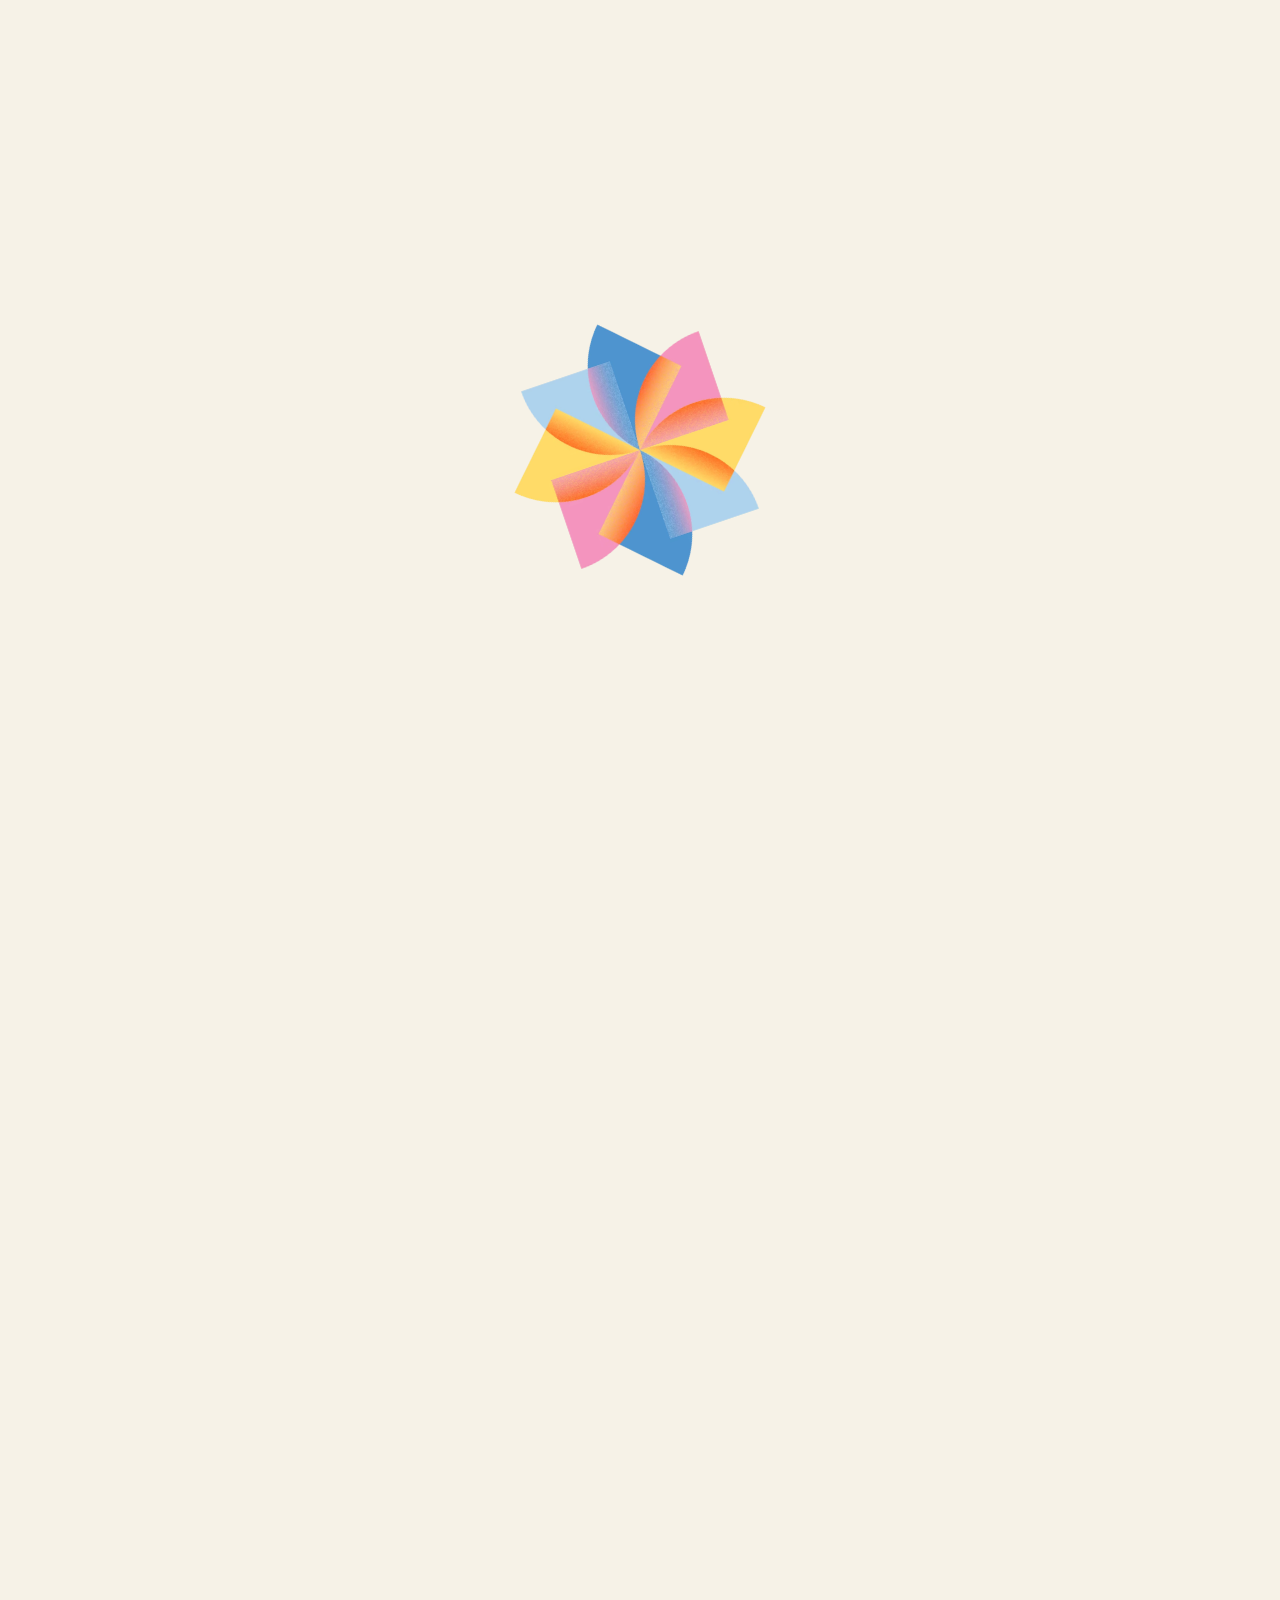
<file: index.html>
<!DOCTYPE html>
<!-- The GTC Design Playbook — built by the GovTech Consulting Design Team. -->
<html lang="en" class="js-pending">
<head>
  <meta charset="UTF-8" />
  <meta name="viewport" content="width=device-width, initial-scale=1.0" />
  <title>The GTC Design Playbook — GovTech Consulting</title>
  <meta name="description" content="An outline for how we work, what we believe, and the outcomes we're agreeing to pursue together." />
  <link rel="icon" type="image/png" href="assets/favicon.png" />
  <link rel="preload" href="assets/fonts/DMSans.woff2" as="font" type="font/woff2" crossorigin />
  <link rel="preload" href="assets/fonts/Boldonse-Regular.woff2" as="font" type="font/woff2" crossorigin />
  <link rel="preload" href="assets/fonts/SourceSerif4.woff2" as="font" type="font/woff2" crossorigin />
  <link rel="preload" href="assets/playbook_logo.svg" as="image" />
  <style id="fouc-shield">
    html.js-pending body { background: var(--chalk, #f6f1e6); }
    html.js-pending .eyebrow,
    html.js-pending .lockup,
    html.js-pending .lockup-row,
    html.js-pending .cloud,
    html.js-pending #arrow,
    html.js-pending .home-logo,
    html.js-pending .home-cards,
    html.js-pending .pinwheel { opacity: 0 !important; visibility: hidden !important; }
  </style>
  <noscript><style>
    html.js-pending .eyebrow, html.js-pending .lockup, html.js-pending .lockup-row,
    html.js-pending .cloud, html.js-pending #arrow, html.js-pending .home-logo, html.js-pending .home-cards
      { opacity: 1 !important; visibility: visible !important; }
  </style></noscript>
  <link rel="stylesheet" href="css/styles.css" />
  <script>
    /* FOUC shield safety net: html.js-pending hides every above-the-fold element
       until main.js/chapter.js run their initial gsap.set's. If those modules never
       boot (network error, JS exception), drop the shield anyway so the page can't
       stay blank-chalk forever. Inline so it needs no request of its own. */
    setTimeout(function () { document.documentElement.classList.remove("js-pending"); }, 3000);
  </script>
</head>
<body>
  <div id="smooth-wrapper">
    <div id="smooth-content">
  <main>
    <section class="hero" id="hero">
      <div class="clouds" aria-hidden="true">
        <img class="cloud cloud--1" src="assets/Rectangle_1.svg" alt="" />
        <img class="cloud cloud--2" src="assets/Rectangle_2.svg" alt="" />
        <img class="cloud cloud--3" src="assets/Rectangle_3.svg" alt="" />
        <img class="cloud cloud--4" src="assets/Rectangle_4.svg" alt="" />
        <img class="cloud cloud--5" src="assets/Rectangle_5.svg" alt="" />
      </div>

      <div class="hero__stage" id="stage">

        <p class="eyebrow eyebrow--top">govtech consulting</p>

        <div class="lockup-row" id="lockupRow">
          <span class="pinwheel-slot" id="pinwheelSlot" aria-hidden="true"></span>
          <h1 class="lockup">The GTC Design<br />Playbook</h1>
        </div>

        <img class="arrow" id="arrow" src="assets/arrow.svg" alt="" aria-hidden="true" />

      </div>
    </section>

    <section class="intro" id="intro">
      <div class="intro__row">
        <h2 class="intro__headline" id="introHeadline">
          <span class="line"><span class="word">Good</span> <span class="word">design</span></span>
          <span class="line"><span class="word">moves</span> <span class="word">with</span> <span class="word">intent.</span></span>
        </h2>
        <div class="intro__col">
          <p class="intro__copy">In a landscape of perpetual change, we are proactively redefining discovery, design, and development. As a result, we created this playbook as a living draft, constantly refining our speed and direction as we adapt to new challenges together. Because design never stands still, neither do we. <button class="intro__explore" type="button" data-about-open>How to navigate this guide.</button></p>
        </div>
      </div>

      <div class="home-shelf" id="homeShelf" aria-label="Playbook sections">
          <div class="shelf__spines" aria-hidden="true">
            <img class="spine" src="assets/book_element_1.svg" alt="" style="--x:-23px; --w:15px;" />
            <img class="spine" src="assets/book_element_2.svg" alt="" style="--x:198px; --w:69px;" />
            <img class="spine" src="assets/book_element_3.svg" alt="" style="--x:473px; --w:76px;" />
            <img class="spine" src="assets/book_element_4.svg" alt="" style="--x:753px; --w:72px;" />
            <img class="spine" src="assets/book_element_2.svg" alt="" style="--x:1032px; --w:69px;" />
            <img class="spine" src="assets/book_element_5.svg" alt="" style="--x:1306px; --w:33px;" />
          </div>


          <button class="book book--interactive book--1" type="button" data-book data-href="/chapter-1" style="--book-x:0px;">
            <span class="book__inner">
              <span class="book__num">1</span>
              <span class="book__rule" aria-hidden="true"></span>
              <span class="book__title">About GovTech<br />Consulting</span>
              <span class="book__updated">Last updated:<br />6 Jul 2026</span>
              <span class="book__icon">
                <img class="book__icon-base" src="assets/menu_1.webp" alt="" />
                <img class="book__icon-hover" src="assets/menu_1_hover.webp" alt="" aria-hidden="true" />
              </span>
            </span>
          </button>

          <button class="book book--interactive book--2" type="button" data-book data-href="/chapter-2" style="--book-x:278px;">
            <span class="book__inner">
              <span class="book__num">2</span>
              <span class="book__rule" aria-hidden="true"></span>
              <span class="book__title">Our Point<br />of View</span>
              <span class="book__updated">Last updated:<br />2 May 2026</span>
              <span class="book__icon">
                <img class="book__icon-base" src="assets/menu_2.webp" alt="" />
                <img class="book__icon-hover" src="assets/menu_2_hover.webp" alt="" aria-hidden="true" />
              </span>
            </span>
          </button>

          <button class="book book--interactive book--3" type="button" data-book data-href="/chapter-3" style="--book-x:556px;">
            <span class="book__inner">
              <span class="book__num">3</span>
              <span class="book__rule" aria-hidden="true"></span>
              <span class="book__title">Our<br />Approach</span>
              <span class="book__updated">Last updated:<br />2 May 2026</span>
              <span class="book__icon">
                <img class="book__icon-base" src="assets/menu_3.webp" alt="" />
                <img class="book__icon-hover" src="assets/menu_3_hover.webp" alt="" aria-hidden="true" />
              </span>
            </span>
          </button>

          <button class="book book--interactive book--4" type="button" data-book data-href="/chapter-4" style="--book-x:834px;">
            <span class="book__inner">
              <span class="book__num">4</span>
              <span class="book__rule" aria-hidden="true"></span>
              <span class="book__title">Stages of<br />Engagement</span>
              <span class="book__updated">Last updated:<br />2 May 2026</span>
              <span class="book__icon">
                <img class="book__icon-base" src="assets/menu_4.webp" alt="" />
                <img class="book__icon-hover" src="assets/menu_4_hover.webp" alt="" aria-hidden="true" />
              </span>
            </span>
          </button>

          <button class="book book--interactive book--5" type="button" data-book data-href="/chapter-5" style="--book-x:1112px;">
            <span class="book__inner">
              <span class="book__num">5</span>
              <span class="book__rule" aria-hidden="true"></span>
              <span class="book__title">How We<br />Work</span>
              <span class="book__updated">Last updated:<br />6 Jul 2026</span>
              <span class="book__icon">
                <img class="book__icon-base" src="assets/menu_5.webp" alt="" />
                <img class="book__icon-hover" src="assets/menu_5_hover.webp" alt="" aria-hidden="true" />
              </span>
            </span>
          </button>
        </div>
    </section>

    <nav class="home-cards" aria-label="Playbook sections">
      <a class="home-card" href="/chapter-1">
        <span class="home-card__icon"><img src="assets/menu_1.webp" alt="" /></span>
        <span class="home-card__num">1</span>
        <span class="home-card__rule" aria-hidden="true"></span>
        <span class="home-card__body"><span class="home-card__title">About GovTech Consulting</span></span>
      </a>
      <a class="home-card" href="/chapter-2">
        <span class="home-card__icon"><img src="assets/menu_2.webp" alt="" /></span>
        <span class="home-card__num">2</span>
        <span class="home-card__rule" aria-hidden="true"></span>
        <span class="home-card__body"><span class="home-card__title">Our Point of View</span></span>
      </a>
      <a class="home-card" href="/chapter-3">
        <span class="home-card__icon"><img src="assets/menu_3.webp" alt="" /></span>
        <span class="home-card__num">3</span>
        <span class="home-card__rule" aria-hidden="true"></span>
        <span class="home-card__body"><span class="home-card__title">Our Approach</span></span>
      </a>
      <a class="home-card" href="/chapter-4">
        <span class="home-card__icon"><img src="assets/menu_4.webp" alt="" /></span>
        <span class="home-card__num">4</span>
        <span class="home-card__rule" aria-hidden="true"></span>
        <span class="home-card__body"><span class="home-card__title">Stages of Engagement</span></span>
      </a>
      <a class="home-card" href="/chapter-5">
        <span class="home-card__icon"><img src="assets/menu_5.webp" alt="" /></span>
        <span class="home-card__num">5</span>
        <span class="home-card__rule" aria-hidden="true"></span>
        <span class="home-card__body"><span class="home-card__title">How We Work</span></span>
      </a>
    </nav>
  </main>
    </div>
  </div>

  <div class="home-logo" aria-hidden="true">
    <img src="assets/playbook_logo.svg" alt="The GTC Design Playbook" />
  </div>

  <div class="about-modal" id="aboutModal" role="dialog" aria-modal="true"
       aria-labelledby="aboutModalTitle" hidden aria-hidden="true">
    <div class="about-modal__scrim" data-about-close aria-hidden="true"></div>
    <button class="about-modal__close" type="button" data-about-close aria-label="Close">
      <svg width="20" height="20" viewBox="0 0 20 20" aria-hidden="true" focusable="false">
        <path d="M4 4L16 16M16 4L4 16" stroke="currentColor" stroke-width="1.6" stroke-linecap="round" />
      </svg>
    </button>
    <div class="about-modal__mask">
      <div class="about-modal__panel">
        <div class="about-modal__card" tabindex="-1">
          <div class="about-modal__title">
            <h2 id="aboutModalTitle"><span class="reveal-line"><span class="reveal-line__inner">About this playbook</span></span></h2>
          </div>

          <div class="about-modal__content">
            <div class="about-modal__illus" aria-hidden="true">
              <span class="about-modal__illus-mask"><img src="assets/about_modal_1.webp" alt="" width="582" height="325" loading="lazy" decoding="async" /></span>
              <span class="about-modal__illus-mask"><img src="assets/about_modal_2.webp" alt="" width="582" height="325" loading="lazy" decoding="async" /></span>
            </div>
            <div class="about-modal__text">
              <section class="about-modal__row">
                <span class="about-modal__illus-mask about-modal__illus-mask--stack" aria-hidden="true"><img src="assets/about_modal_1.webp" alt="" width="582" height="325" loading="lazy" decoding="async" /></span>
                <h3><span class="reveal-line"><span class="reveal-line__inner">For GTC Designers</span></span></h3>
                <p><span class="reveal-line"><span class="reveal-line__inner">This is not a manual for design mechanics, research techniques, or workshop instructions. Instead, it captures how we work, our point of view on where our craft is heading, and what it means to do this work in government, for the public, right now. Treat this playbook as a reference &mdash; somewhere to revisit, question, and build from as we keep learning.</span></span></p>
              </section>
              <hr class="about-modal__rule" />
              <section class="about-modal__row">
                <span class="about-modal__illus-mask about-modal__illus-mask--stack" aria-hidden="true"><img src="assets/about_modal_2.webp" alt="" width="582" height="325" loading="lazy" decoding="async" /></span>
                <h3><span class="reveal-line"><span class="reveal-line__inner">For Friends of Design</span></span></h3>
                <p><span class="reveal-line"><span class="reveal-line__inner">Our playbook is open because no one should have to figure this out alone. As technology transforms our craft and we continue to experiment, we know shared learning is what helps the wider tech community move forward together. Whether you are a fellow designer, a partner, or just curious about how we work, this space exists to spark new conversations and shape our collective thinking as we build this future together.</span></span></p>
              </section>
            </div>
          </div>
        </div>
      </div>
    </div>
  </div>

  <script src="vendor/gsap.min.js"></script>
  <script src="vendor/ScrollTrigger.min.js"></script>
  <script src="vendor/ScrollSmoother.min.js"></script>
  <script src="vendor/CustomEase.min.js"></script>
  <script type="module" src="js/main.js"></script>
  <script type="module" src="js/transition.js"></script>
</body>
</html>
</file>
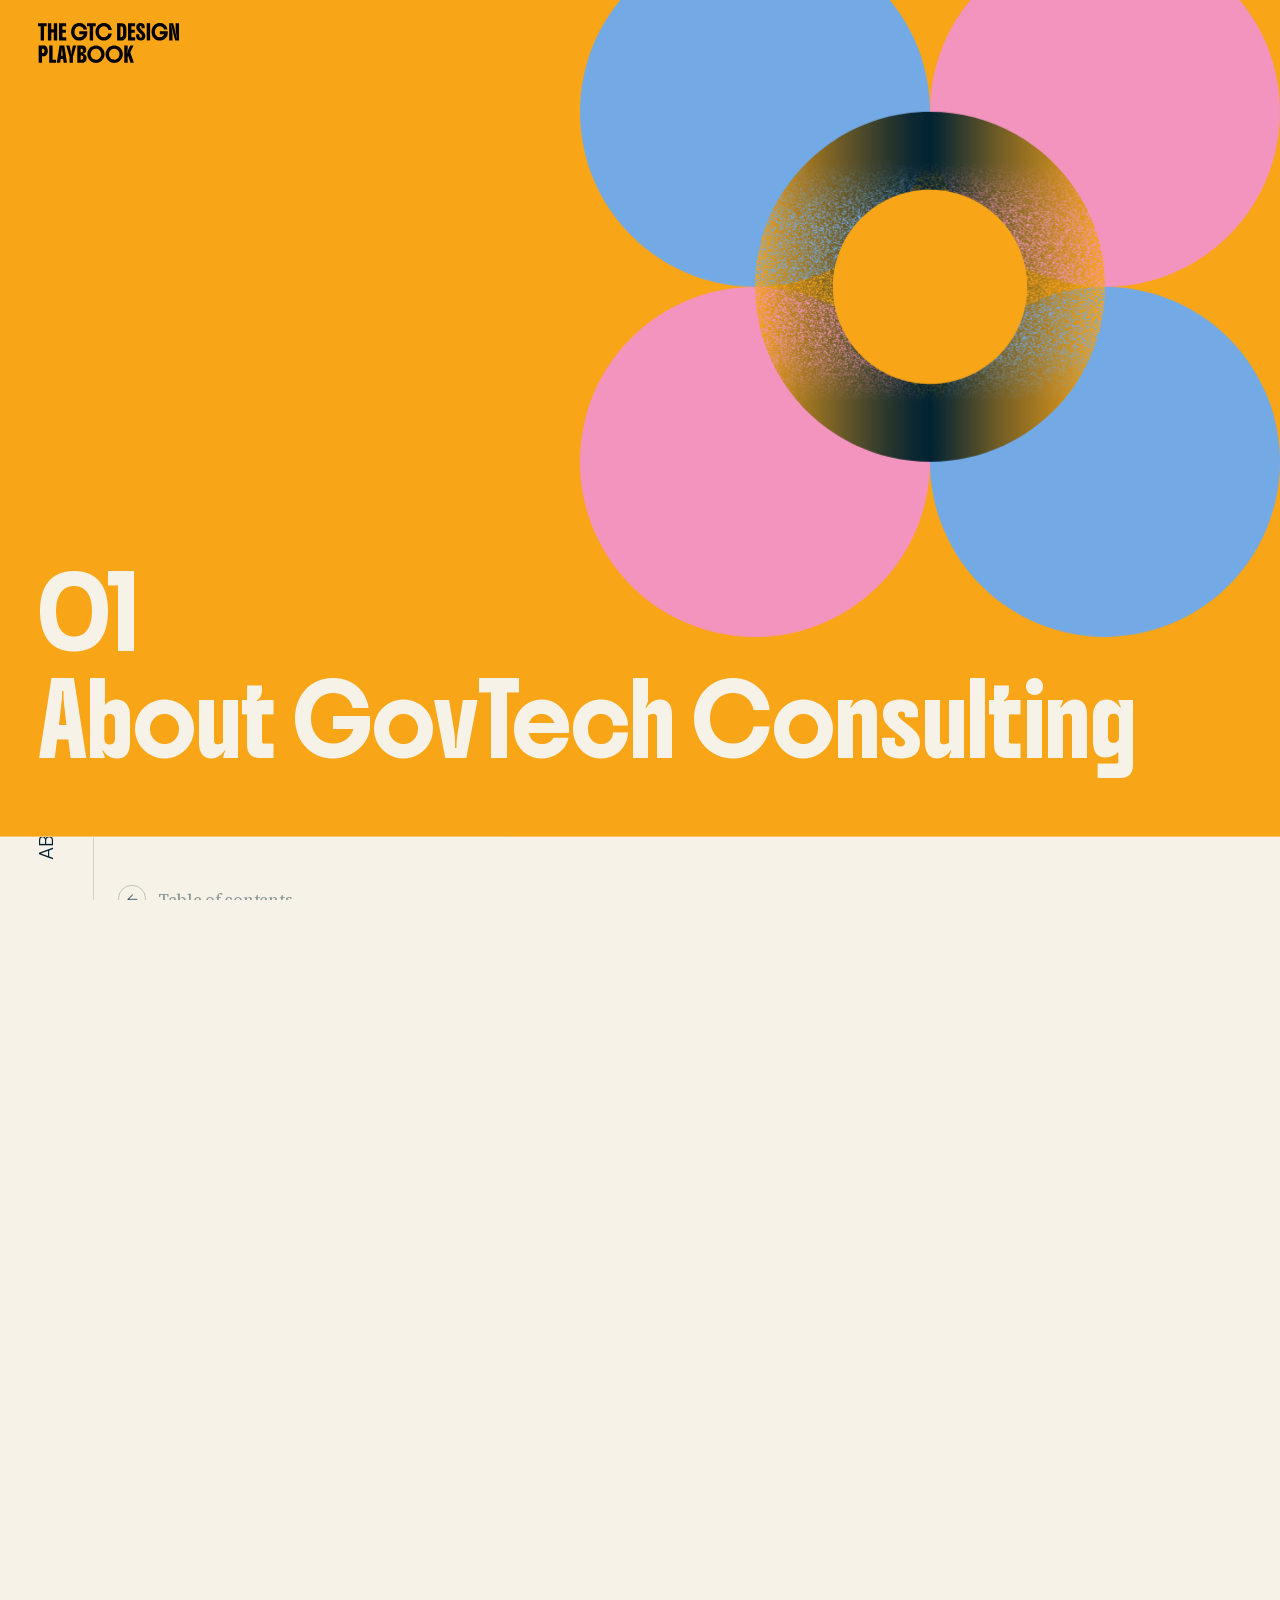
<file: about-govtech-consulting.html>
<!DOCTYPE html>
<!-- The GTC Design Playbook — built by the GovTech Consulting Design Team. -->
<html lang="en" class="js-pending">
<head>
  <meta charset="UTF-8" />
  <meta name="viewport" content="width=device-width, initial-scale=1.0" />
  <title>About GovTech Consulting — The Design Playbook</title>
  <meta name="description" content="Who we are — GovTech Consulting (GTC) and the GTC Design team. Chapter 1 of the GTC Design Playbook." />
  <link rel="icon" type="image/png" href="assets/favicon.png" />
  <link rel="preload" href="assets/fonts/DMSans.woff2" as="font" type="font/woff2" crossorigin />
  <link rel="preload" href="assets/fonts/Boldonse-Regular.woff2" as="font" type="font/woff2" crossorigin />
  <link rel="preload" href="assets/playbook_logo.svg" as="image" />
  <style id="fouc-shield">
    html.js-pending body { background: var(--chalk, #f6f1e6); }
    html.js-pending .topbar,
    html.js-pending .rail,
    html.js-pending .page-hero,
    html.js-pending .hero-flower,
    html.js-pending .copy,
    html.js-pending .toc,
    html.js-pending .toc-bar { opacity: 0 !important; visibility: hidden !important; }
  </style>
  <noscript><style>
    html.js-pending .topbar, html.js-pending .rail, html.js-pending .page-hero,
    html.js-pending .hero-flower, html.js-pending .copy, html.js-pending .toc,
    html.js-pending .toc-bar
      { opacity: 1 !important; visibility: visible !important; }
  </style></noscript>
  <link rel="stylesheet" href="css/styles.css" />
  <link rel="stylesheet" href="css/chapter.css" />
  <script>
    /* FOUC shield safety net: html.js-pending hides every above-the-fold element
       until main.js/chapter.js run their initial gsap.set's. If those modules never
       boot (network error, JS exception), drop the shield anyway so the page can't
       stay blank-chalk forever. Inline so it needs no request of its own. */
    setTimeout(function () { document.documentElement.classList.remove("js-pending"); }, 3000);
  </script>
</head>
<body style="--hero-bg: var(--orange); --hero-title: var(--chalk); --accent: var(--orange); --flower-aspect: 611 / 611;">
  <header class="topbar">
    <a class="topbar__logo" href="index.html" aria-label="The GTC Design Playbook — home">
      <img src="assets/playbook_logo.svg" alt="The GTC Design Playbook" />
    </a>
  </header>

  <div class="rail" aria-label="Section navigation">
    <span class="rail__divider" aria-hidden="true"></span>
    <button class="rail__toc" type="button" aria-label="Show table of contents" title="Show table of contents">
      <span class="rail__toc-label">Table of contents</span>
      <span class="rail__toc-disc" aria-hidden="true">
        <svg class="rail__toc-arrow" viewBox="0 0 24 24" width="15" height="15" fill="none" stroke="currentColor" stroke-width="2" stroke-linecap="round" stroke-linejoin="round"><line x1="5" y1="12" x2="19" y2="12" /><polyline points="12 5 19 12 12 19" /></svg>
      </span>
    </button>
    <p class="rail__label">about govtech consulting</p>
  </div>

  <nav class="toc-bar" aria-label="Sections" hidden>
    <button class="toc-bar__arrow toc-bar__arrow--prev" type="button" aria-label="Previous section">
      <svg viewBox="0 0 24 24" width="20" height="20" fill="none" stroke="currentColor" stroke-width="2" stroke-linecap="round" stroke-linejoin="round" aria-hidden="true"><polyline points="15 18 9 12 15 6" /></svg>
    </button>
    <button class="toc-bar__label" type="button" aria-expanded="false" aria-controls="toc-sheet" aria-haspopup="dialog">
      <span class="toc-bar__num"></span>
      <span class="toc-bar__title"></span>
    </button>
    <button class="toc-bar__arrow toc-bar__arrow--next" type="button" aria-label="Next section">
      <svg viewBox="0 0 24 24" width="20" height="20" fill="none" stroke="currentColor" stroke-width="2" stroke-linecap="round" stroke-linejoin="round" aria-hidden="true"><polyline points="9 18 15 12 9 6" /></svg>
    </button>
  </nav>
  <div class="toc-sheet" id="toc-sheet" role="dialog" aria-label="Table of contents">
    <div class="toc-sheet__mask">
      <div class="toc-sheet__panel"></div>
    </div>
  </div>

  <div id="smooth-wrapper">
    <div id="smooth-content">
  <main class="page">

    <section class="page-hero">
      <h1 class="page-hero__title">
        <span class="reveal">01</span>
        <span class="reveal">About GovTech Consulting</span>
      </h1>

      <div class="hero-flower" aria-hidden="true">
        <div class="hero-flower__spin">
          <img src="assets/1_Graphic.svg" alt="" />
        </div>
      </div>
    </section>

    <section class="page-body">
      <div class="page-body__canvas">

       <div class="body-left">
        <nav class="toc" aria-label="Table of contents">
          <div class="toc__head">
            <button class="toc__collapse" type="button" aria-label="Hide table of contents" title="Hide table of contents">
              <svg viewBox="0 0 24 24" width="15" height="15" fill="none" stroke="currentColor" stroke-width="2" stroke-linecap="round" stroke-linejoin="round" aria-hidden="true"><line x1="19" y1="12" x2="5" y2="12" /><polyline points="12 19 5 12 12 5" /></svg>
            </button>
            <span class="toc__head-label">Table of contents</span>
          </div>
          <div class="toc__scroll">
            <ul class="toc__chapters">
              <li>
                <span class="toc__chapter is-current" aria-current="true">
                  <span class="toc__chapter-num">1</span>
                  <span class="toc__chapter-name">About GovTech Consulting</span>
                </span>
                <ul class="toc__list">
                  <li>
                    <a class="toc__row is-active" data-toc="s-11" href="#s-11">
                      <span class="toc__num">1.1</span>
                      <span class="toc__rule" aria-hidden="true"></span>
                      <span class="toc__title">Who We Are</span>
                    </a>
                  </li>
                </ul>
              </li>
              <li>
                <a class="toc__chapter" data-href="/chapter-2" href="/chapter-2">
                  <span class="toc__chapter-num">2</span>
                  <span class="toc__chapter-name">Our Point of View</span>
                </a>
              </li>
              <li>
                <a class="toc__chapter" data-href="/chapter-3" href="/chapter-3">
                  <span class="toc__chapter-num">3</span>
                  <span class="toc__chapter-name">Our Approach</span>
                </a>
              </li>
              <li>
                <a class="toc__chapter" data-href="/chapter-4" href="/chapter-4">
                  <span class="toc__chapter-num">4</span>
                  <span class="toc__chapter-name">Stages of Engagement</span>
                </a>
              </li>
              <li>
                <a class="toc__chapter" data-href="/chapter-5" href="/chapter-5">
                  <span class="toc__chapter-num">5</span>
                  <span class="toc__chapter-name">How We Work</span>
                </a>
              </li>
              <li>
                <a class="toc__chapter toc__chapter--about" data-href="/about" href="/about">
                  <span class="toc__chapter-num"></span>
                  <span class="toc__chapter-name">Behind the playbook</span>
                </a>
              </li>
            </ul>
          </div>
        </nav>
       </div>

        <article class="copy">

          <h3 class="section-head reveal" id="s-11">1.1 Who We Are</h3>
          <p class="lead reveal">GovTech Consulting (GTC) was established in June 2025 to advance Singapore&rsquo;s <a href="https://www.smartnation.gov.sg/about/our-vision/smart-nation-vision/" target="_blank" rel="noopener">national mandate</a> for a resilient digital public infrastructure, supporting agencies to navigate the complex, shifting demands of an AI-driven world.</p>
          <p class="reveal">As government agencies drive the digital future of public services, the GTC Design team partners directly with agency counterparts to rethink how their services are discovered, designed, and built &mdash; adapting digital experiences as the public&rsquo;s relationship with government evolves. Now fifty strong and steadily growing, our team brings together diverse backgrounds to introduce novel ways of meeting complex challenges. Working side by side with public officers, we collaborate to fulfil a shared mission: transforming services and elevating the quality of technology for the public good, together.</p>
        </article>

      </div>
    </section>

  </main>
    </div>
  </div>

  <script src="vendor/gsap.min.js"></script>
  <script src="vendor/ScrollTrigger.min.js"></script>
  <script src="vendor/ScrollSmoother.min.js"></script>
  <script src="vendor/CustomEase.min.js"></script>
  <script type="module" src="js/main.js"></script>
  <script type="module" src="js/chapter.js"></script>
  <script type="module" src="js/transition.js"></script>
</body>
</html>
</file>
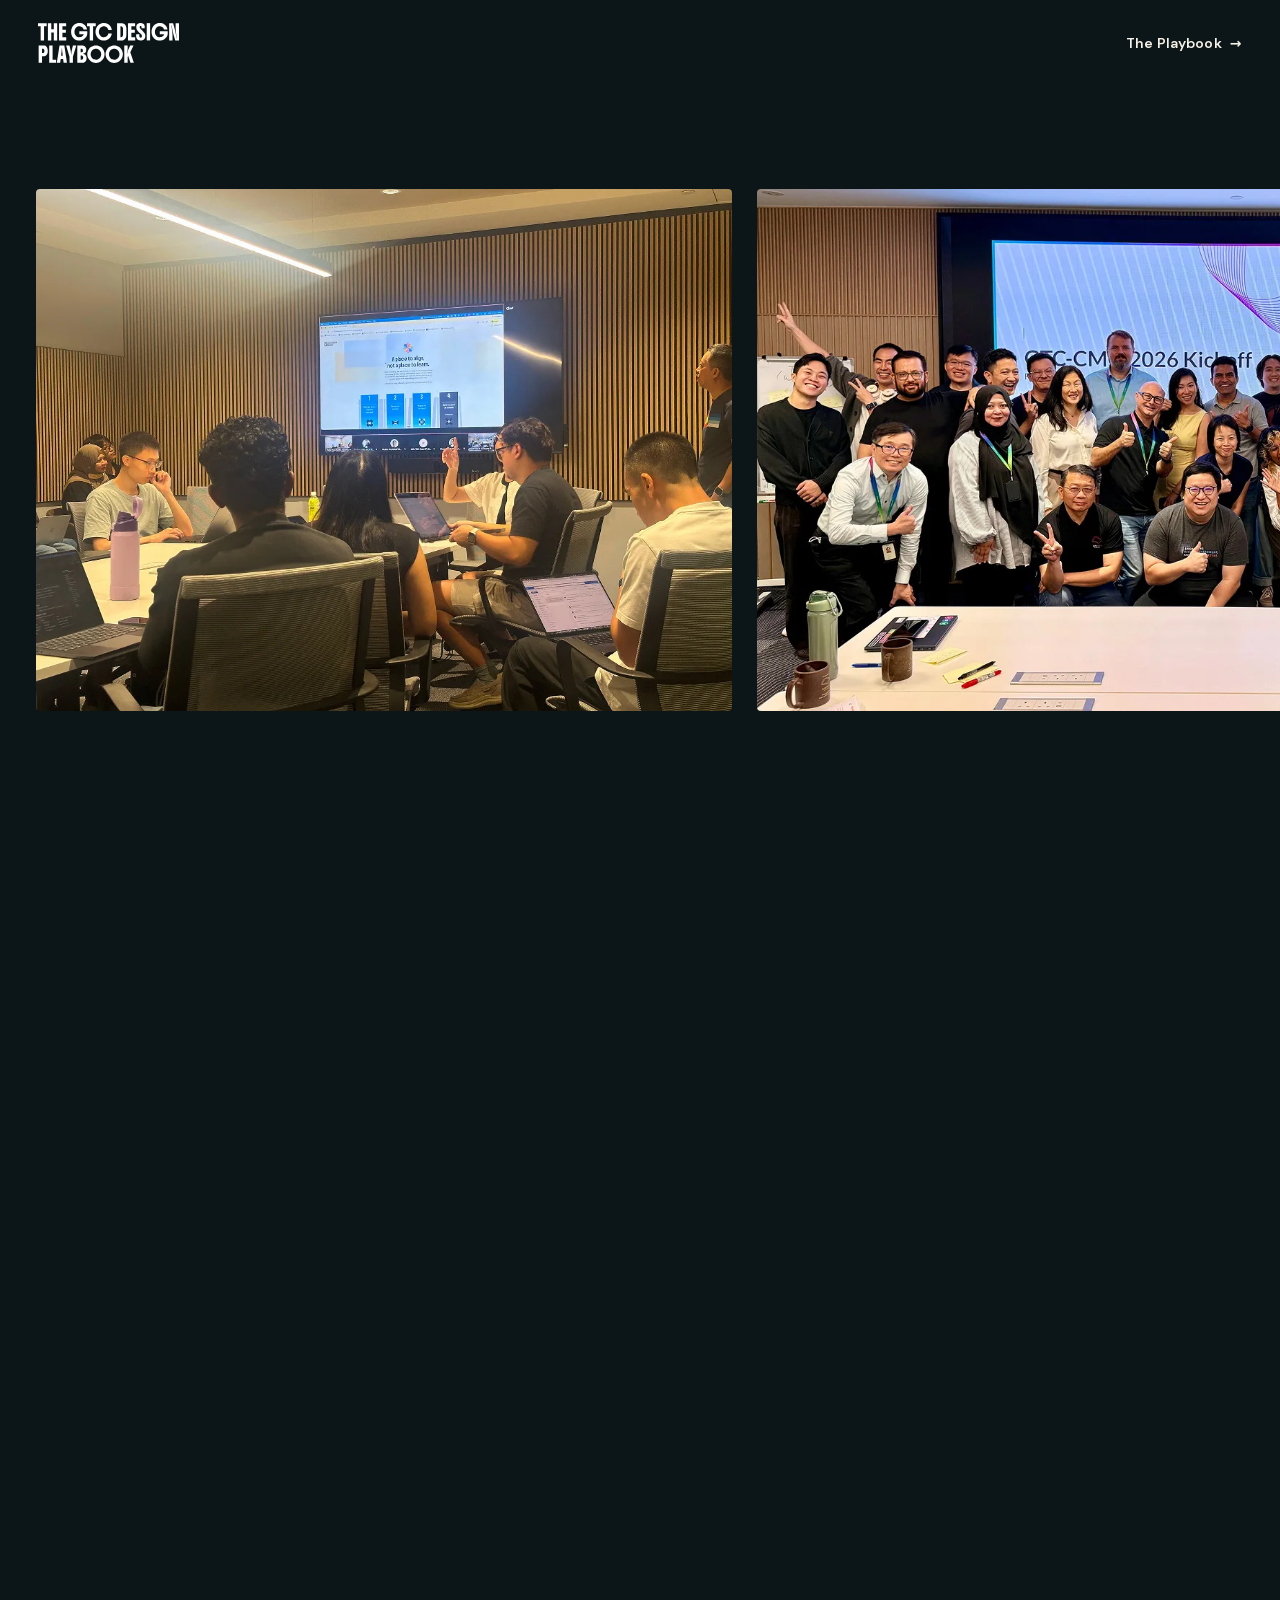
<file: about.html>
<!DOCTYPE html>
<!-- The GTC Design Playbook — built by the GovTech Consulting Design Team. -->
<html lang="en" class="js-pending">
<head>
  <meta charset="UTF-8" />
  <meta name="viewport" content="width=device-width, initial-scale=1.0" />
  <title>About — The Design Playbook</title>
  <meta name="description" content="The people behind the GTC Design Playbook." />
  <link rel="icon" type="image/png" href="assets/favicon.png" />
  <link rel="preload" href="assets/fonts/DMSans.woff2" as="font" type="font/woff2" crossorigin />
  <link rel="preload" href="assets/fonts/Boldonse-Regular.woff2" as="font" type="font/woff2" crossorigin />
  <link rel="preload" href="assets/playbook_logo.svg" as="image" />
  <style id="fouc-shield">
    html.js-pending body { background: #0f191f; }
    html.js-pending .topbar,
    html.js-pending .page-body { opacity: 0 !important; visibility: hidden !important; }
  </style>
  <noscript><style>
    html.js-pending .topbar, html.js-pending .page-body
      { opacity: 1 !important; visibility: visible !important; }
  </style></noscript>
  <link rel="stylesheet" href="css/styles.css" />
  <link rel="stylesheet" href="css/chapter.css" />
  <script>
    /* FOUC shield safety net: html.js-pending hides every above-the-fold element
       until main.js/chapter.js run their initial gsap.set's. If those modules never
       boot (network error, JS exception), drop the shield anyway so the page can't
       stay blank-chalk forever. Inline so it needs no request of its own. */
    setTimeout(function () { document.documentElement.classList.remove("js-pending"); }, 3000);
  </script>
</head>
<body class="page-dark">
  <header class="topbar">
    <a class="topbar__logo" href="index.html" aria-label="The GTC Design Playbook — home">
      <img src="assets/playbook_logo.svg" alt="The GTC Design Playbook" />
    </a>
    <a class="topbar__enter" href="playbook.html">The Playbook <span aria-hidden="true">→</span></a>
  </header>

  <div id="smooth-wrapper">
    <div id="smooth-content">
      <main class="playbook">
        <section class="page-body about-page">
          <div class="about-hero">
            <div class="about-hero__head">
              <h1 class="about-page__title reveal">Behind the playbook</h1>
              <p class="about-page__intro reveal">We&rsquo;re the designers, researchers, and creative technologists behind GovTech Consulting. The playbook is how we think, this is what it looks like when we&rsquo;re in it: on the ground, in the room, and occasionally around a dinner table.</p>
            </div>
            <img class="about-hero__frieze" src="assets/about_hero_dark.webp"
                 width="3420" height="922" alt="" />
          </div>

          <section class="about-gallery" aria-label="Photos of the GTC design team">
            <div class="about-gallery__strip">
              <figure class="about-gallery__item"><img src="assets/photos/about-5.webp" width="1008" height="756" alt="A playbook alignment session — the team gathered around a screen reading 'A place to align, not a place to learn'." /></figure>
              <figure class="about-gallery__item"><img src="assets/photos/about-3.webp" width="1332" height="724" alt="The full consulting group at the GTC-CMG 2026 kickoff." /></figure>
              <figure class="about-gallery__item"><img src="assets/photos/about-8.webp" width="730" height="972" alt="Designers talking on an escalator between site visits." /></figure>
              <figure class="about-gallery__item"><img src="assets/photos/about-1.webp" width="934" height="664" alt="The team on a studio visit, under a red thread art installation." /></figure>
              <figure class="about-gallery__item"><img src="assets/photos/about-4.webp" width="1002" height="752" alt="A team selfie by the Marina Bay waterfront." /></figure>
              <figure class="about-gallery__item"><img src="assets/photos/about-2.webp" width="934" height="664" alt="Dinner around a colleague's table." /></figure>
              <figure class="about-gallery__item"><img src="assets/photos/about-6.webp" width="1000" height="750" alt="Drinks after work at a neighbourhood bistro." /></figure>
              <figure class="about-gallery__item"><img src="assets/photos/about-7.webp" width="1000" height="750" alt="A night out — the team mid-laugh under the fairy lights." /></figure>
            </div>
          </section>

          <section class="about-crew" aria-label="The crew behind the playbook">
            <div class="about-crew__main">
              <p class="about-crew__intro reveal">Behind every framework and flow chart is a tight-knit crew of system-mappers, word-smiths, and pixel-pushers trying to make this document a little more human.</p>

              <ul class="about-crew__list">
                <li class="about-crew__row reveal">
                  <div class="about-crew__media">
                    <img src="assets/photos/crew-navigator.webp" width="400" height="400" alt="Portrait of Nav" loading="lazy" />
                  </div>
                  <div class="about-crew__id">
                    <h3 class="about-crew__name">Nav</h3>
                    <p class="about-crew__epithet">The Navigator</p>
                    <p class="about-crew__role">Lead &amp; Direction</p>
                  </div>
                  <p class="about-crew__bio">Nav provides the overarching direction and strategic vision for the team, keeping our efforts tightly aligned on the bigger picture. When we get bogged down by details, he adjusts the rudders and steers our creative winds back to clear waters.</p>
                </li>
                <li class="about-crew__row reveal">
                  <div class="about-crew__media about-crew__media--pair">
                    <img src="assets/photos/crew-quinny.webp" width="400" height="400" alt="Portrait of Quinny" loading="lazy" />
                    <img src="assets/photos/crew-mark.webp" width="400" height="400" alt="Portrait of Mark" loading="lazy" />
                  </div>
                  <div class="about-crew__id">
                    <h3 class="about-crew__name">Quinny &amp; Mark</h3>
                    <p class="about-crew__epithet">The Masters of Chaos &amp; Playbook Orchestrators</p>
                    <p class="about-crew__role">Project Leads</p>
                  </div>
                  <p class="about-crew__bio">Quinny and Mark are the dual engines driving the project. They conceptualized the playbook, gathered messy mountains of information, orchestrated endless rounds of feedback, and coaxed everyone across the publication finish line without losing their sanity.</p>
                </li>
                <li class="about-crew__row reveal">
                  <div class="about-crew__media">
                    <img src="assets/photos/crew-qing.webp" width="400" height="400" alt="Portrait of Jing Qing" loading="lazy" />
                  </div>
                  <div class="about-crew__id">
                    <h3 class="about-crew__name">Jing Qing</h3>
                    <p class="about-crew__epithet">The Illustrious Illustrator</p>
                    <p class="about-crew__role">Visual Designer</p>
                  </div>
                  <p class="about-crew__bio">Jing Qing is the force responsible for the &ldquo;artistic blabla&rdquo; &mdash; meaning the stunning illustrations, graphs, and visual metaphors that stop our ideas from looking like a wall of text.</p>
                </li>
                <li class="about-crew__row reveal">
                  <div class="about-crew__media">
                    <img src="assets/photos/crew-mimi.webp" width="400" height="400" alt="Portrait of Mimi" loading="lazy" />
                  </div>
                  <div class="about-crew__id">
                    <h3 class="about-crew__name">Mimi</h3>
                    <p class="about-crew__epithet">The Chaos Translator</p>
                    <p class="about-crew__role">Copywriter &amp; Information Designer</p>
                  </div>
                  <p class="about-crew__bio">When internal brainstorms kick up a fog of tangled thoughts and technical jargon, Mimi clears the view by organizing complex ideas into accessible, digestible narratives.</p>
                </li>
                <li class="about-crew__row reveal">
                  <div class="about-crew__media">
                    <img src="assets/photos/crew-yy.webp" width="400" height="400" alt="Portrait of Yuyang" loading="lazy" />
                  </div>
                  <div class="about-crew__id">
                    <h3 class="about-crew__name">Yuyang</h3>
                    <p class="about-crew__epithet">The Last Line of Defense</p>
                    <p class="about-crew__role">Creative Technologist</p>
                  </div>
                  <p class="about-crew__bio">Yuyang guards the border between creative chaos and functional code, transforming our grand ideas and wild sketches into a responsive digital reality. If every click, scroll, and micro-interaction feels butter-smooth, thank YY.</p>
                </li>
              </ul>

              <div class="about-crew__thanks reveal">
                <p class="about-crew__subhead">Special thanks</p>
                <p class="about-crew__bio">A massive shout-out to friends across the Innovation Team and Design Practice. Thank you for lending fresh perspectives, vetting ideas, and stress-testing the content. This playbook captures our collective experience, and it wouldn&rsquo;t have the same depth without your sharp eyes and candid feedback.</p>
              </div>
              <p class="about-crew__colophon reveal">The type you&rsquo;re reading is set in Boldonse, DM Sans, and Source Serif &mdash; open-source typefaces made freely available by their designers. Our sincere gratitude for making the web a more beautiful place to read.</p>
            </div>
          </section>
        </section>
      </main>
    </div>
  </div>

  <script src="vendor/gsap.min.js"></script>
  <script src="vendor/ScrollTrigger.min.js"></script>
  <script src="vendor/ScrollSmoother.min.js"></script>
  <script src="vendor/CustomEase.min.js"></script>
  <script type="module" src="js/main.js"></script>
  <script type="module" src="js/about.js"></script>
  <script type="module" src="js/transition.js"></script>
</body>
</html>
</file>
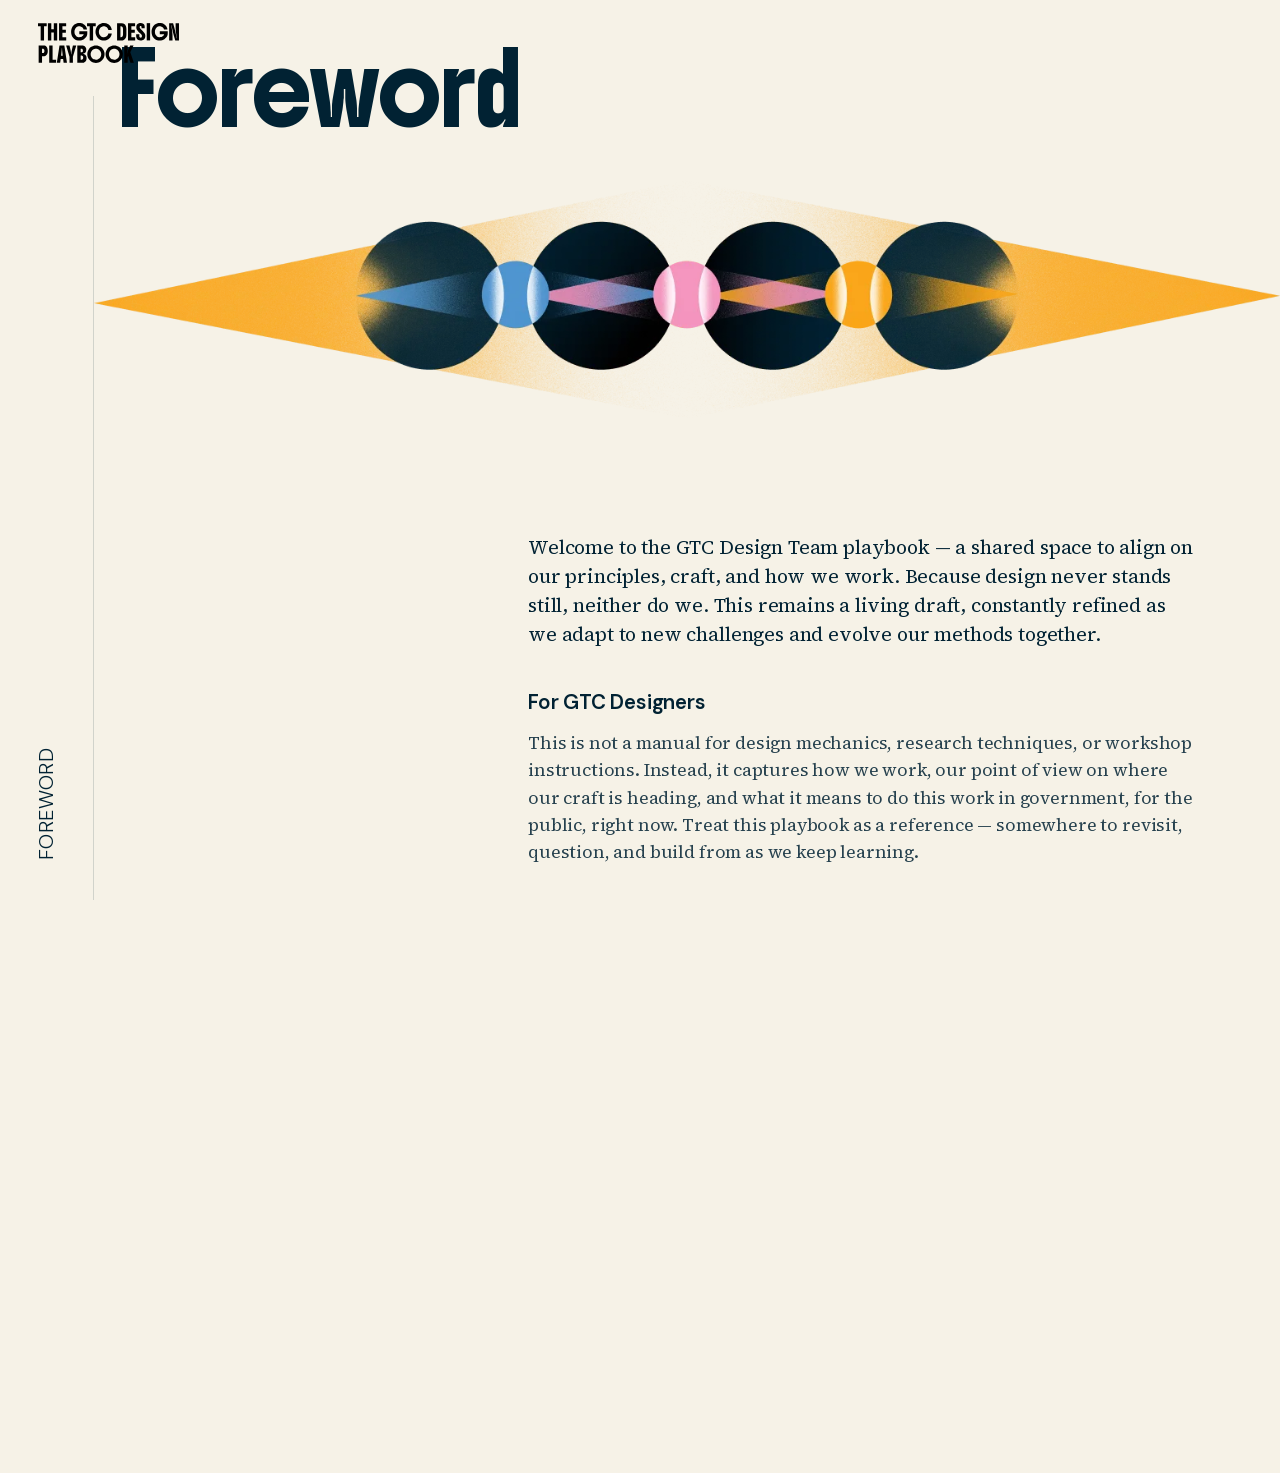
<file: foreword.html>
<!DOCTYPE html>
<!-- The GTC Design Playbook — built by the GovTech Consulting Design Team. -->
<html lang="en" class="js-pending">
<head>
  <meta charset="UTF-8" />
  <meta name="viewport" content="width=device-width, initial-scale=1.0" />
  <title>Foreword — The Design Playbook</title>
  <meta name="description" content="Foreword to the GTC Design Playbook." />
  <link rel="icon" type="image/png" href="assets/favicon.png" />
  <link rel="preload" href="assets/fonts/DMSans.woff2" as="font" type="font/woff2" crossorigin />
  <link rel="preload" href="assets/fonts/Boldonse-Regular.woff2" as="font" type="font/woff2" crossorigin />
  <link rel="preload" href="assets/playbook_logo.svg" as="image" />
  <style id="fouc-shield">
    html.js-pending body { background: var(--chalk, #f6f1e6); }
    html.js-pending .topbar,
    html.js-pending .rail,
    html.js-pending .page-body,
    html.js-pending .foreword,
    html.js-pending .toc-bar { opacity: 0 !important; visibility: hidden !important; }
  </style>
  <noscript><style>
    html.js-pending .topbar, html.js-pending .rail, html.js-pending .page-body,
    html.js-pending .foreword, html.js-pending .toc-bar
      { opacity: 1 !important; visibility: visible !important; }
  </style></noscript>
  <link rel="stylesheet" href="css/styles.css" />
  <link rel="stylesheet" href="css/chapter.css" />
  <script>
    /* FOUC shield safety net: html.js-pending hides every above-the-fold element
       until main.js/chapter.js run their initial gsap.set's. If those modules never
       boot (network error, JS exception), drop the shield anyway so the page can't
       stay blank-chalk forever. Inline so it needs no request of its own. */
    setTimeout(function () { document.documentElement.classList.remove("js-pending"); }, 3000);
  </script>
</head>
<body>
  <header class="topbar">
    <a class="topbar__logo" href="index.html" aria-label="The GTC Design Playbook — home">
      <img src="assets/playbook_logo.svg" alt="The GTC Design Playbook" />
    </a>
  </header>

  <div class="rail" aria-label="Section navigation">
    <span class="rail__divider" aria-hidden="true"></span>
    <p class="rail__label">foreword</p>
  </div>

  <div id="smooth-wrapper">
    <div id="smooth-content">
      <main class="playbook">
        <section class="page-body foreword chapter-panel--foreword">
          <h1 class="foreword__title reveal">Foreword</h1>
          <img class="foreword__graphic reveal" src="assets/foreword_Graphic.webp"
               width="1440" height="291" alt="" />
          <div class="page-body__canvas">
            <article class="copy foreword__copy">
              <p class="lead reveal">Welcome to the GTC Design Team playbook &mdash; a shared space to align on our principles, craft, and how we work. Because design never stands still, neither do we. This remains a living draft, constantly refined as we adapt to new challenges and evolve our methods together.</p>

              <h2 class="subsection-head reveal">For GTC Designers</h2>
              <p class="reveal">This is not a manual for design mechanics, research techniques, or workshop instructions. Instead, it captures how we work, our point of view on where our craft is heading, and what it means to do this work in government, for the public, right now. Treat this playbook as a reference &mdash; somewhere to revisit, question, and build from as we keep learning.</p>

              <h2 class="subsection-head reveal">For Friends of Design</h2>
              <p class="reveal">Our playbook is open because no one should have to figure this out alone. As technology transforms our craft and we continue to experiment, we know shared learning is what helps the wider tech community move forward together. Whether you are a fellow designer, a partner, or just curious about how we work, this space exists to spark new conversations and shape our collective thinking as we build this future together.</p>
            </article>
          </div>
        </section>
      </main>
    </div>
  </div>

  <script src="vendor/gsap.min.js"></script>
  <script src="vendor/ScrollTrigger.min.js"></script>
  <script src="vendor/ScrollSmoother.min.js"></script>
  <script src="vendor/CustomEase.min.js"></script>
  <script type="module" src="js/main.js"></script>
  <script type="module" src="js/chapter.js"></script>
  <script type="module" src="js/transition.js"></script>
</body>
</html>
</file>
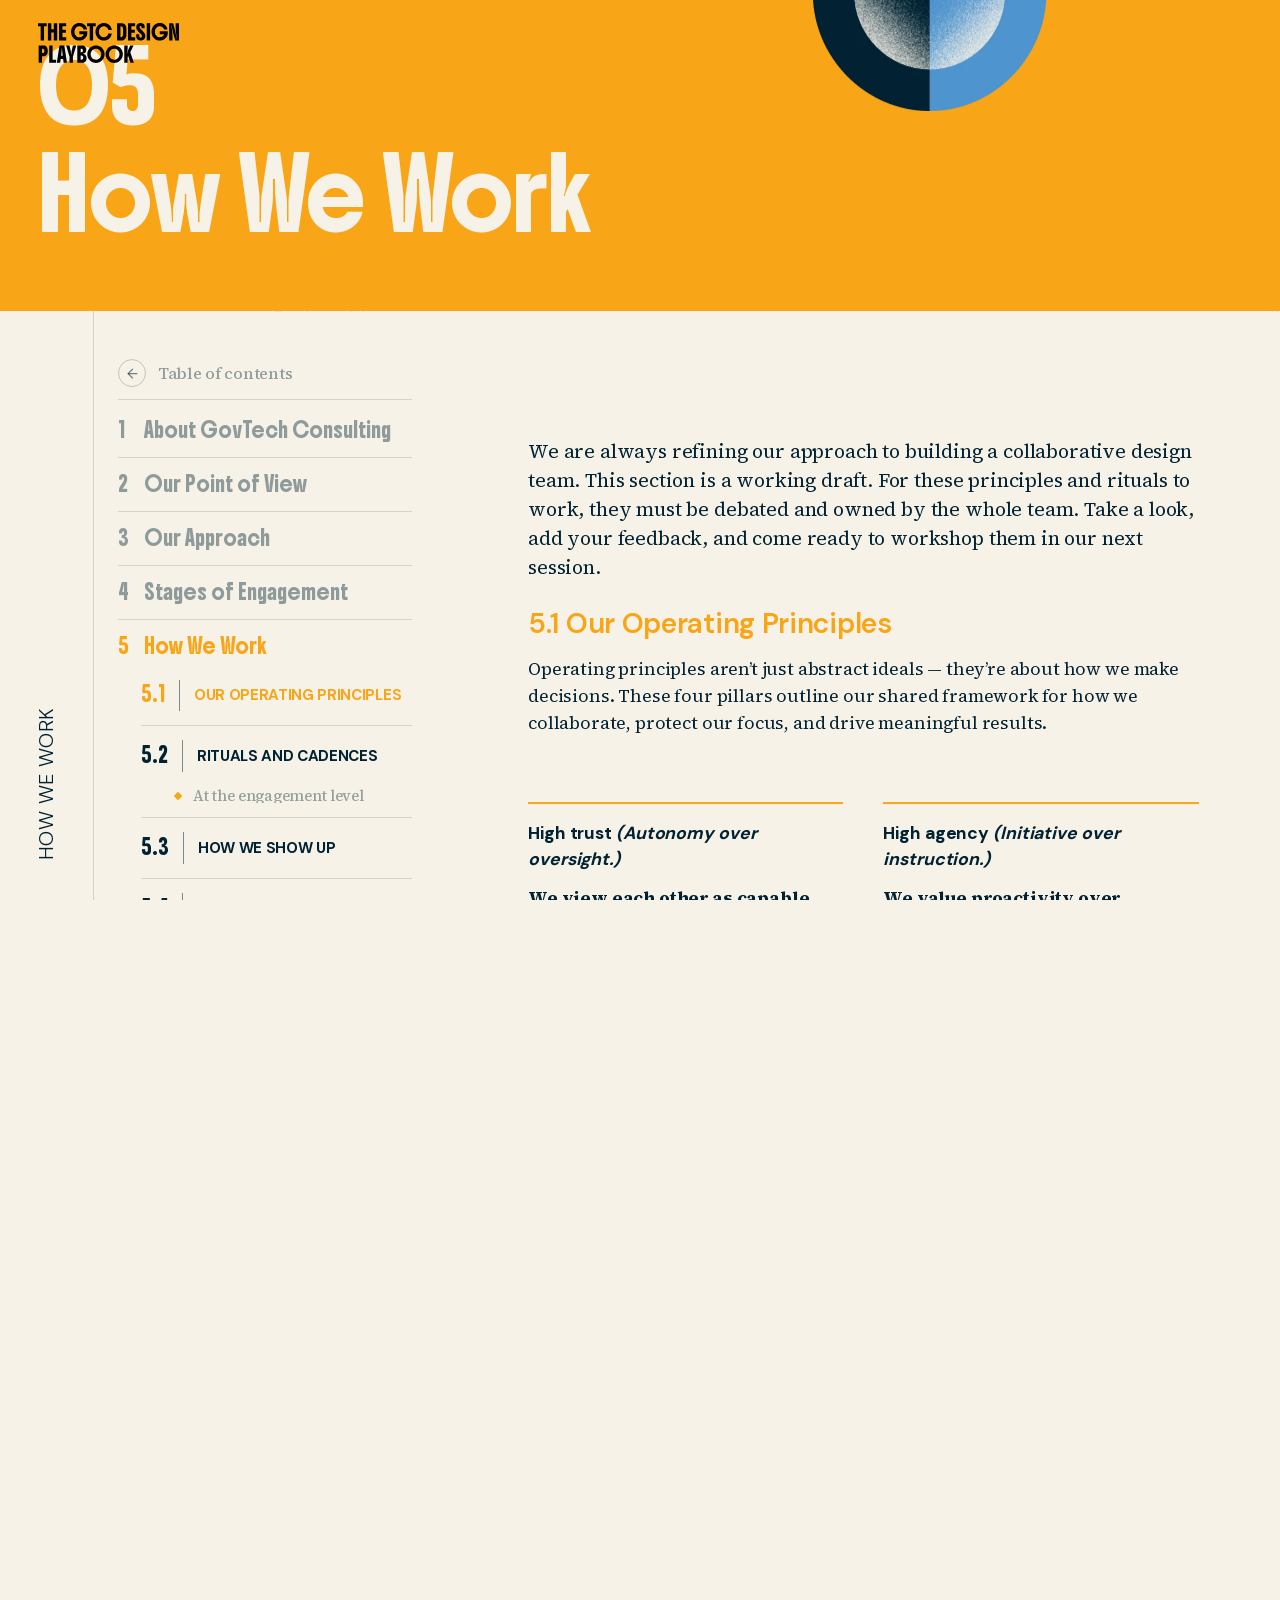
<file: how-we-work.html>
<!DOCTYPE html>
<!-- The GTC Design Playbook — built by the GovTech Consulting Design Team. -->
<html lang="en" class="js-pending">
<head>
  <meta charset="UTF-8" />
  <meta name="viewport" content="width=device-width, initial-scale=1.0" />
  <title>How We Work — The Design Playbook</title>
  <meta name="description" content="Our operating principles, rituals and cadences, how we show up, and the practice in practice — Chapter 5 of the GTC Design Playbook." />
  <link rel="icon" type="image/png" href="assets/favicon.png" />
  <link rel="preload" href="assets/fonts/DMSans.woff2" as="font" type="font/woff2" crossorigin />
  <link rel="preload" href="assets/fonts/Boldonse-Regular.woff2" as="font" type="font/woff2" crossorigin />
  <link rel="preload" href="assets/playbook_logo.svg" as="image" />
  <style id="fouc-shield">
    html.js-pending body { background: var(--chalk, #f6f1e6); }
    html.js-pending .topbar,
    html.js-pending .rail,
    html.js-pending .page-hero,
    html.js-pending .hero-flower,
    html.js-pending .copy,
    html.js-pending .toc,
    html.js-pending .toc-bar { opacity: 0 !important; visibility: hidden !important; }
  </style>
  <noscript><style>
    html.js-pending .topbar, html.js-pending .rail, html.js-pending .page-hero,
    html.js-pending .hero-flower, html.js-pending .copy, html.js-pending .toc,
    html.js-pending .toc-bar
      { opacity: 1 !important; visibility: visible !important; }
  </style></noscript>
  <link rel="stylesheet" href="css/styles.css" />
  <link rel="stylesheet" href="css/chapter.css" />
  <script>
    /* FOUC shield safety net: html.js-pending hides every above-the-fold element
       until main.js/chapter.js run their initial gsap.set's. If those modules never
       boot (network error, JS exception), drop the shield anyway so the page can't
       stay blank-chalk forever. Inline so it needs no request of its own. */
    setTimeout(function () { document.documentElement.classList.remove("js-pending"); }, 3000);
  </script>
</head>
<body style="--hero-bg: var(--orange); --hero-title: var(--chalk); --accent: var(--orange); --flower-aspect: 600 / 600;">
  <header class="topbar">
    <a class="topbar__logo" href="index.html" aria-label="The GTC Design Playbook — home">
      <img src="assets/playbook_logo.svg" alt="The GTC Design Playbook" />
    </a>
  </header>

  <div class="rail" aria-label="Section navigation">
    <span class="rail__divider" aria-hidden="true"></span>
    <button class="rail__toc" type="button" aria-label="Show table of contents" title="Show table of contents">
      <span class="rail__toc-label">Table of contents</span>
      <span class="rail__toc-disc" aria-hidden="true">
        <svg class="rail__toc-arrow" viewBox="0 0 24 24" width="15" height="15" fill="none" stroke="currentColor" stroke-width="2" stroke-linecap="round" stroke-linejoin="round"><line x1="5" y1="12" x2="19" y2="12" /><polyline points="12 5 19 12 12 19" /></svg>
      </span>
    </button>
    <p class="rail__label">how we work</p>
  </div>

  <nav class="toc-bar" aria-label="Sections" hidden>
    <button class="toc-bar__arrow toc-bar__arrow--prev" type="button" aria-label="Previous section">
      <svg viewBox="0 0 24 24" width="20" height="20" fill="none" stroke="currentColor" stroke-width="2" stroke-linecap="round" stroke-linejoin="round" aria-hidden="true"><polyline points="15 18 9 12 15 6" /></svg>
    </button>
    <button class="toc-bar__label" type="button" aria-expanded="false" aria-controls="toc-sheet" aria-haspopup="dialog">
      <span class="toc-bar__num"></span>
      <span class="toc-bar__title"></span>
    </button>
    <button class="toc-bar__arrow toc-bar__arrow--next" type="button" aria-label="Next section">
      <svg viewBox="0 0 24 24" width="20" height="20" fill="none" stroke="currentColor" stroke-width="2" stroke-linecap="round" stroke-linejoin="round" aria-hidden="true"><polyline points="9 18 15 12 9 6" /></svg>
    </button>
  </nav>
  <div class="toc-sheet" id="toc-sheet" role="dialog" aria-label="Table of contents">
    <div class="toc-sheet__mask">
      <div class="toc-sheet__panel"></div>
    </div>
  </div>

  <div id="smooth-wrapper">
    <div id="smooth-content">
  <main class="page">

    <section class="page-hero">
      <h1 class="page-hero__title">
        <span class="reveal">05</span>
        <span class="reveal">How We Work</span>
      </h1>

      <div class="hero-flower" aria-hidden="true">
        <div class="hero-flower__spin">
          <img src="assets/5_Graphic.webp" alt="" />
        </div>
      </div>
    </section>

    <section class="page-body">
      <div class="page-body__canvas">

       <div class="body-left">
        <nav class="toc" aria-label="Table of contents">
          <div class="toc__head">
            <button class="toc__collapse" type="button" aria-label="Hide table of contents" title="Hide table of contents">
              <svg viewBox="0 0 24 24" width="15" height="15" fill="none" stroke="currentColor" stroke-width="2" stroke-linecap="round" stroke-linejoin="round" aria-hidden="true"><line x1="19" y1="12" x2="5" y2="12" /><polyline points="12 19 5 12 12 5" /></svg>
            </button>
            <span class="toc__head-label">Table of contents</span>
          </div>
          <div class="toc__scroll">
            <ul class="toc__chapters">
              <li>
                <a class="toc__chapter" data-href="/chapter-1" href="/chapter-1">
                  <span class="toc__chapter-num">1</span>
                  <span class="toc__chapter-name">About GovTech Consulting</span>
                </a>
              </li>
              <li>
                <a class="toc__chapter" data-href="/chapter-2" href="/chapter-2">
                  <span class="toc__chapter-num">2</span>
                  <span class="toc__chapter-name">Our Point of View</span>
                </a>
              </li>
              <li>
                <a class="toc__chapter" data-href="/chapter-3" href="/chapter-3">
                  <span class="toc__chapter-num">3</span>
                  <span class="toc__chapter-name">Our Approach</span>
                </a>
              </li>
              <li>
                <a class="toc__chapter" data-href="/chapter-4" href="/chapter-4">
                  <span class="toc__chapter-num">4</span>
                  <span class="toc__chapter-name">Stages of Engagement</span>
                </a>
              </li>
              <li>
                <span class="toc__chapter is-current" aria-current="true">
                  <span class="toc__chapter-num">5</span>
                  <span class="toc__chapter-name">How We Work</span>
                </span>
                <ul class="toc__list">
                  <li>
                    <a class="toc__row is-active" data-toc="s-51" href="#s-51">
                      <span class="toc__num">5.1</span>
                      <span class="toc__rule" aria-hidden="true"></span>
                      <span class="toc__title">Our Operating Principles</span>
                    </a>
                  </li>
                  <li>
                    <a class="toc__row" data-toc="s-52" href="#s-52">
                      <span class="toc__num">5.2</span>
                      <span class="toc__rule" aria-hidden="true"></span>
                      <span class="toc__title">Rituals and Cadences</span>
                    </a>
                    <ul class="toc__sub">
                      <li><a class="toc__subrow" data-toc="s-52-1" href="#s-52-1"><span class="toc__subtitle">At the engagement level</span></a></li>
                      <li><a class="toc__subrow" data-toc="s-52-team" href="#s-52-team"><span class="toc__subtitle">At the team level</span></a></li>
                      <li><a class="toc__subrow" data-toc="s-52-2" href="#s-52-2"><span class="toc__subtitle">Weekly check-ins</span></a></li>
                      <li><a class="toc__subrow" data-toc="s-52-3" href="#s-52-3"><span class="toc__subtitle">Design critiques</span></a></li>
                      <li><a class="toc__subrow" data-toc="s-52-4" href="#s-52-4"><span class="toc__subtitle">Cross-project conversations</span></a></li>
                      <li><a class="toc__subrow" data-toc="s-52-5" href="#s-52-5"><span class="toc__subtitle">Onboarding</span></a></li>
                    </ul>
                  </li>
                  <li>
                    <a class="toc__row" data-toc="s-53" href="#s-53">
                      <span class="toc__num">5.3</span>
                      <span class="toc__rule" aria-hidden="true"></span>
                      <span class="toc__title">How We Show Up</span>
                    </a>
                  </li>
                  <li>
                    <a class="toc__row" data-toc="s-54" href="#s-54">
                      <span class="toc__num">5.4</span>
                      <span class="toc__rule" aria-hidden="true"></span>
                      <span class="toc__title">The Practice in Practice</span>
                    </a>
                  </li>
                </ul>
              </li>
              <li>
                <a class="toc__chapter toc__chapter--about" data-href="/about" href="/about">
                  <span class="toc__chapter-num"></span>
                  <span class="toc__chapter-name">Behind the playbook</span>
                </a>
              </li>
            </ul>
          </div>
        </nav>
       </div>

        <article class="copy">

          <p class="lead reveal">We are always refining our approach to building a collaborative design team. This section is a working draft. For these principles and rituals to work, they must be debated and owned by the whole team. Take a look, add your feedback, and come ready to workshop them in our next session.</p>

          <h3 class="section-head reveal" id="s-51">5.1 Our Operating Principles</h3>
          <p class="reveal">Operating principles aren’t just abstract ideals — they’re about how we make decisions. These four pillars outline our shared framework for how we collaborate, protect our focus, and drive meaningful results.</p>
          <div class="rulegrid reveal">
            <div class="rulegrid__col">
              <p class="rulegrid__title">High trust <em>(Autonomy over oversight.)</em></p>
              <p><strong>We view each other as capable and well-intentioned.</strong> Our trust means eliminating micromanagement and giving everyone the space to own their execution.</p>
            </div>
            <div class="rulegrid__col">
              <p class="rulegrid__title">High agency <em>(Initiative over instruction.)</em></p>
              <p><strong>We value proactivity over passivity.</strong> Having agency means stepping into the driver’s seat and owning the entire execution from start to finish — celebrating the wins and embracing the learning experiences.</p>
            </div>
            <div class="rulegrid__col">
              <p class="rulegrid__title">High independence <em>(Asynchronous over assemblies.)</em></p>
              <p><strong>Our workflow is asynchronous and independent by design.</strong> We preserve our focus, meeting only when necessary to move work forward.</p>
            </div>
            <div class="rulegrid__col">
              <p class="rulegrid__title">Mandate and space to experiment <em>(Exploration over caution.)</em></p>
              <p><strong>We embrace exploration to fuel innovation, creating an environment where mistakes are moments for growth.</strong> Provided we share the lessons, an unsuccessful experiment is a valuable data point, not a failure.</p>
            </div>
          </div>

          <div class="section-divider reveal" aria-hidden="true">
            <img src="assets/03%20Divider.svg" alt="" />
          </div>
          <h3 class="section-head reveal" id="s-52">5.2 Rituals and Cadences</h3>

          <h4 class="subsection-head reveal" id="s-52-1">At the engagement level</h4>
          <p class="reveal">Every engagement moves through three stages:</p>
          <div class="rulegrid rulegrid--3 reveal">
            <div class="rulegrid__col">
              <p class="rulegrid__title">Pre-flight</p>
              <p><strong>We align the team</strong> on the problem, and on how we will work together.</p>
            </div>
            <div class="rulegrid__col">
              <p class="rulegrid__title">Mid-flight</p>
              <p><strong>We share observations</strong> on what is working or needs to change — before it becomes a problem.</p>
            </div>
            <div class="rulegrid__col">
              <p class="rulegrid__title">Post-flight</p>
              <p><strong>We share reflections</strong> on learnings, findings, and opportunities for improvement.</p>
            </div>
          </div>

          <h4 class="subsection-head reveal" id="s-52-team">At the team level</h4>
          <h5 class="subsubsection-head reveal" id="s-52-2">Weekly check-ins</h5>
          <p class="reveal">We hold a full-team huddle once a week to collaborate, support one another, and keep everyone connected to the broader vision. This is not a routine status update.</p>
          <div class="ctable ctable--2 reveal">
            <div class="ctable__row">
              <div class="ctable__cell ctable__cell--label">Frequency</div>
              <div class="ctable__cell"><p>Weekly.</p></div>
            </div>
            <div class="ctable__row">
              <div class="ctable__cell ctable__cell--label">Length</div>
              <div class="ctable__cell"><p>Under 45 minutes.</p></div>
            </div>
            <div class="ctable__row">
              <div class="ctable__cell ctable__cell--label">Format</div>
              <div class="ctable__cell"><p>Open sharing — whatever is on your mind, whether blockers, gratitude, or small wins.</p></div>
            </div>
          </div>

          <h5 class="subsubsection-head reveal" id="s-52-3">Design critiques</h5>
          <p class="reveal">We strive to work, grow, and improve together. Critique is one of the most generative practices a design team can do, if done well. The goal is to collect initial reactions and observations — to understand how our work resonates and where it can be strengthened. This is not a place for prescriptive feedback. Our process draws on Pixar’s “Braintrust”, the candid peer-review approach popularised by Ed Catmull in <a href="https://www.penguinrandomhouse.com/books/216369/creativity-inc-the-expanded-edition-by-ed-catmull-with-amy-wallace/" target="_blank" rel="noopener"><em>Creativity, Inc.</em></a></p>
          <div class="rulegrid rulegrid--3 reveal">
            <div class="rulegrid__col">
              <p class="rulegrid__title">Setting the tone</p>
              <p><strong>The facilitator keeps the conversation</strong> in the right register throughout the session.</p>
            </div>
            <div class="rulegrid__col">
              <p class="rulegrid__title">Setting the context</p>
              <p><strong>The presenter anchors the room</strong> with background — the goals and the current state of the design.</p>
            </div>
            <div class="rulegrid__col">
              <p class="rulegrid__title">Setting the perspective</p>
              <p><strong>The critic offers initial reactions</strong> and emotional observations. The focus is on impact, not instructions: “this part feels confusing”, not “move this button”.</p>
            </div>
          </div>
          <p class="reveal">Suggestions should be offered only if the presenter specifically asks for them.</p>

          <h5 class="subsubsection-head reveal" id="s-52-4">Cross-project conversations</h5>
          <p class="reveal">To keep our work sharp, every designer takes part in regular cross-project check-ins. When you’re deep inside a project, it’s easy to miss the blind spots — unconscious assumptions, subtle scope drift, and missed opportunities.</p>
          <div class="rulegrid rulegrid--3 reveal">
            <div class="rulegrid__col">
              <p class="rulegrid__title">Stepping outside</p>
              <p><strong>Speak with a designer outside of your project.</strong> A fresh pair of eyes will spot what has become invisible from the inside, like hidden assumptions.</p>
            </div>
            <div class="rulegrid__col">
              <p class="rulegrid__title">Keeping it informal</p>
              <p><strong>Stay open and casual.</strong> Have these conversations regularly — over a coffee break or as a quick huddle. The idea is a perspective-driven sounding board, not a formal review.</p>
            </div>
            <div class="rulegrid__col">
              <p class="rulegrid__title">Rotating the lens</p>
              <p><strong>Seek different perspectives.</strong> There’s no rule that you have to stick with the same partner each time — in fact, we encourage inviting varied voices to build richer feedback loops.</p>
            </div>
          </div>

          <h5 class="subsubsection-head reveal" id="s-52-5">Onboarding</h5>
          <p class="reveal">A new team member’s first two weeks will always feel overwhelming, and that’s completely okay — it’s not a problem to fix, just an event to prepare for. For us, onboarding is a collective team responsibility, not just an HR checklist. Here’s what a typical onboarding could look like:</p>
          <div class="ctable ctable--2 reveal">
            <div class="ctable__row">
              <div class="ctable__cell ctable__cell--label">Before day one</div>
              <div class="ctable__cell"><p>Make them feel welcome with a message, and line up an onboarding buddy who has the bandwidth to make time and conversation.</p></div>
            </div>
            <div class="ctable__row">
              <div class="ctable__cell ctable__cell--label">First two weeks</div>
              <div class="ctable__cell"><p>Give them space to observe and ask questions before assigning them to deliver. Introduce them broadly — across disciplines and seniority, not just their immediate work.</p></div>
            </div>
            <div class="ctable__row">
              <div class="ctable__cell ctable__cell--label">Early on</div>
              <div class="ctable__cell"><p>Give them an anchor project — a small piece of work that lets them apply existing skills and build context.</p></div>
            </div>
            <div class="ctable__row">
              <div class="ctable__cell ctable__cell--label">Around week four</div>
              <div class="ctable__cell"><p>Sit down together and set goals to begin building a growth plan.</p></div>
            </div>
            <div class="ctable__row">
              <div class="ctable__cell ctable__cell--label">After each onboarding</div>
              <div class="ctable__cell"><p>Collect feedback and improve for the next one.</p></div>
            </div>
          </div>

          <div class="section-divider reveal" aria-hidden="true">
            <img src="assets/03%20Divider.svg" alt="" />
          </div>
          <h3 class="section-head reveal" id="s-53">5.3 How We Show Up</h3>
          <p class="reveal">Working in government means shaping lives within complex systems. Our decisions are rarely black and white; they require balancing competing priorities. In this environment, how we work matters as much as what we achieve. The following commitments serve as our compass, ensuring our craft always serves the public good.</p>
          <div class="rulegrid reveal">
            <div class="rulegrid__col">
              <p class="rulegrid__title">Honesty over courtesy</p>
              <p><strong>Don’t play it safe; give honest feedback.</strong> High-quality work requires real transparency. That means coming to rituals fully prepared and engaged, ready to discuss what’s hard — not just what’s succeeding.</p>
            </div>
            <div class="rulegrid__col">
              <p class="rulegrid__title">Collective over individual</p>
              <p><strong>Look beyond your own deliverables.</strong> We build better together than we ever could alone. That means sharing knowledge freely before anyone has to ask, and measuring impact by how the whole team crosses the finish line.</p>
            </div>
            <div class="rulegrid__col">
              <p class="rulegrid__title">Collaboration over territory</p>
              <p><strong>Lean into other disciplines.</strong> The lines between design, product, and engineering are shifting, and embracing that overlap leads to stronger outcomes than hiding behind a narrow job description. That means learning how other specialties think, and engaging where our roles intersect.</p>
            </div>
            <div class="rulegrid__col">
              <p class="rulegrid__title">Experimentation over status quo</p>
              <p><strong>Stay open to evolving.</strong> A well-documented experiment upskills the whole team, not just the person who ran it. That means moving past comfortable routines to test new tools or processes, and openly calling out what works and what fails.</p>
            </div>
            <div class="rulegrid__col">
              <p class="rulegrid__title">Momentum over paralysis</p>
              <p><strong>Be comfortable with uncertainty.</strong> Moving forward in ambiguous spaces is how we uncover the answers we need. That means exercising high agency to make the call, and high independence in discerning when to pull others in.</p>
            </div>
            <div class="rulegrid__col">
              <p class="rulegrid__title">Impact over delivery</p>
              <p><strong>Future-proof the work.</strong> The standards we set, the way we work, and the lessons we learn matter far beyond the immediate outcome. Share reflections openly, document methodologies, and treat every engagement as a chance to shape the culture of public-sector design.</p>
            </div>
            <div class="rulegrid__col">
              <p class="rulegrid__title">Capability over shipping</p>
              <p><strong>Enable partners for the long term.</strong> Working with agency partners isn’t just about delivery; it’s about ensuring they can sustain the work after our exit. Slow down to explain the process and transfer knowledge, even when the engagement is moving quickly.</p>
            </div>
            <div class="rulegrid__col">
              <p class="rulegrid__title">Resilience over resistance</p>
              <p><strong>Look at the big picture.</strong> Act with patience and respect while learning to work fluidly within complex government frameworks. Knowing how to navigate these systems keeps decisions grounded in real-world impact on the public we serve.</p>
            </div>
          </div>

          <div class="section-divider reveal" aria-hidden="true">
            <img src="assets/03%20Divider.svg" alt="" />
          </div>
          <h3 class="section-head reveal" id="s-54">5.4 The Practice in Practice</h3>
          <p class="reveal">We are actively exploring the possibilities of design in an AI-enabled environment. Below is a snapshot of how we operate today. As the technological landscape changes, our methods will too — and this page will grow along with us.</p>
          <p class="source-note reveal">These insights were last updated in May 2026.</p>
          <ul class="reveal">
            <li><strong>Designing and thinking with AI.</strong> We use Claude as a thinking partner for drafting, synthesising, sense-making, and stress-testing concepts.</li>
            <li><strong>Prototyping with real tools.</strong> We are moving beyond click-through mockups, experimenting with tools like Cursor to build functional prototypes that work with real data and real workflows.</li>
            <li><strong>Synthesising meetings with AI.</strong> We turn discussions into shared knowledge with tools like Granola, capturing and distilling conversations so insights don’t stay trapped in private notes.</li>
            <li><strong>Working in the open.</strong> Documentation, decisions, and drafts live in shared spaces — currently Notion and Craft — so the whole team can see, react, and build on what’s being created.</li>
            <li><strong>Understanding classification and sensitivity.</strong> We must know what counts as classified or sensitive data before passing it to any AI tool. Working in government means respecting clear security tiers — Official, Restricted, and Confidential — and this remains a permanent practice even as our workflows evolve.</li>
          </ul>
          <p class="reveal">The list above will likely look different every six months. Tools will evolve and new ones will emerge, but our mindset stays constant: stay curious, stay open to trying new things, and never stop asking if there’s a better way to do the work.</p>
        </article>

      </div>
    </section>

  </main>
    </div>
  </div>

  <script src="vendor/gsap.min.js"></script>
  <script src="vendor/ScrollTrigger.min.js"></script>
  <script src="vendor/ScrollSmoother.min.js"></script>
  <script src="vendor/CustomEase.min.js"></script>
  <script type="module" src="js/main.js"></script>
  <script type="module" src="js/chapter.js"></script>
  <script type="module" src="js/transition.js"></script>
</body>
</html>
</file>
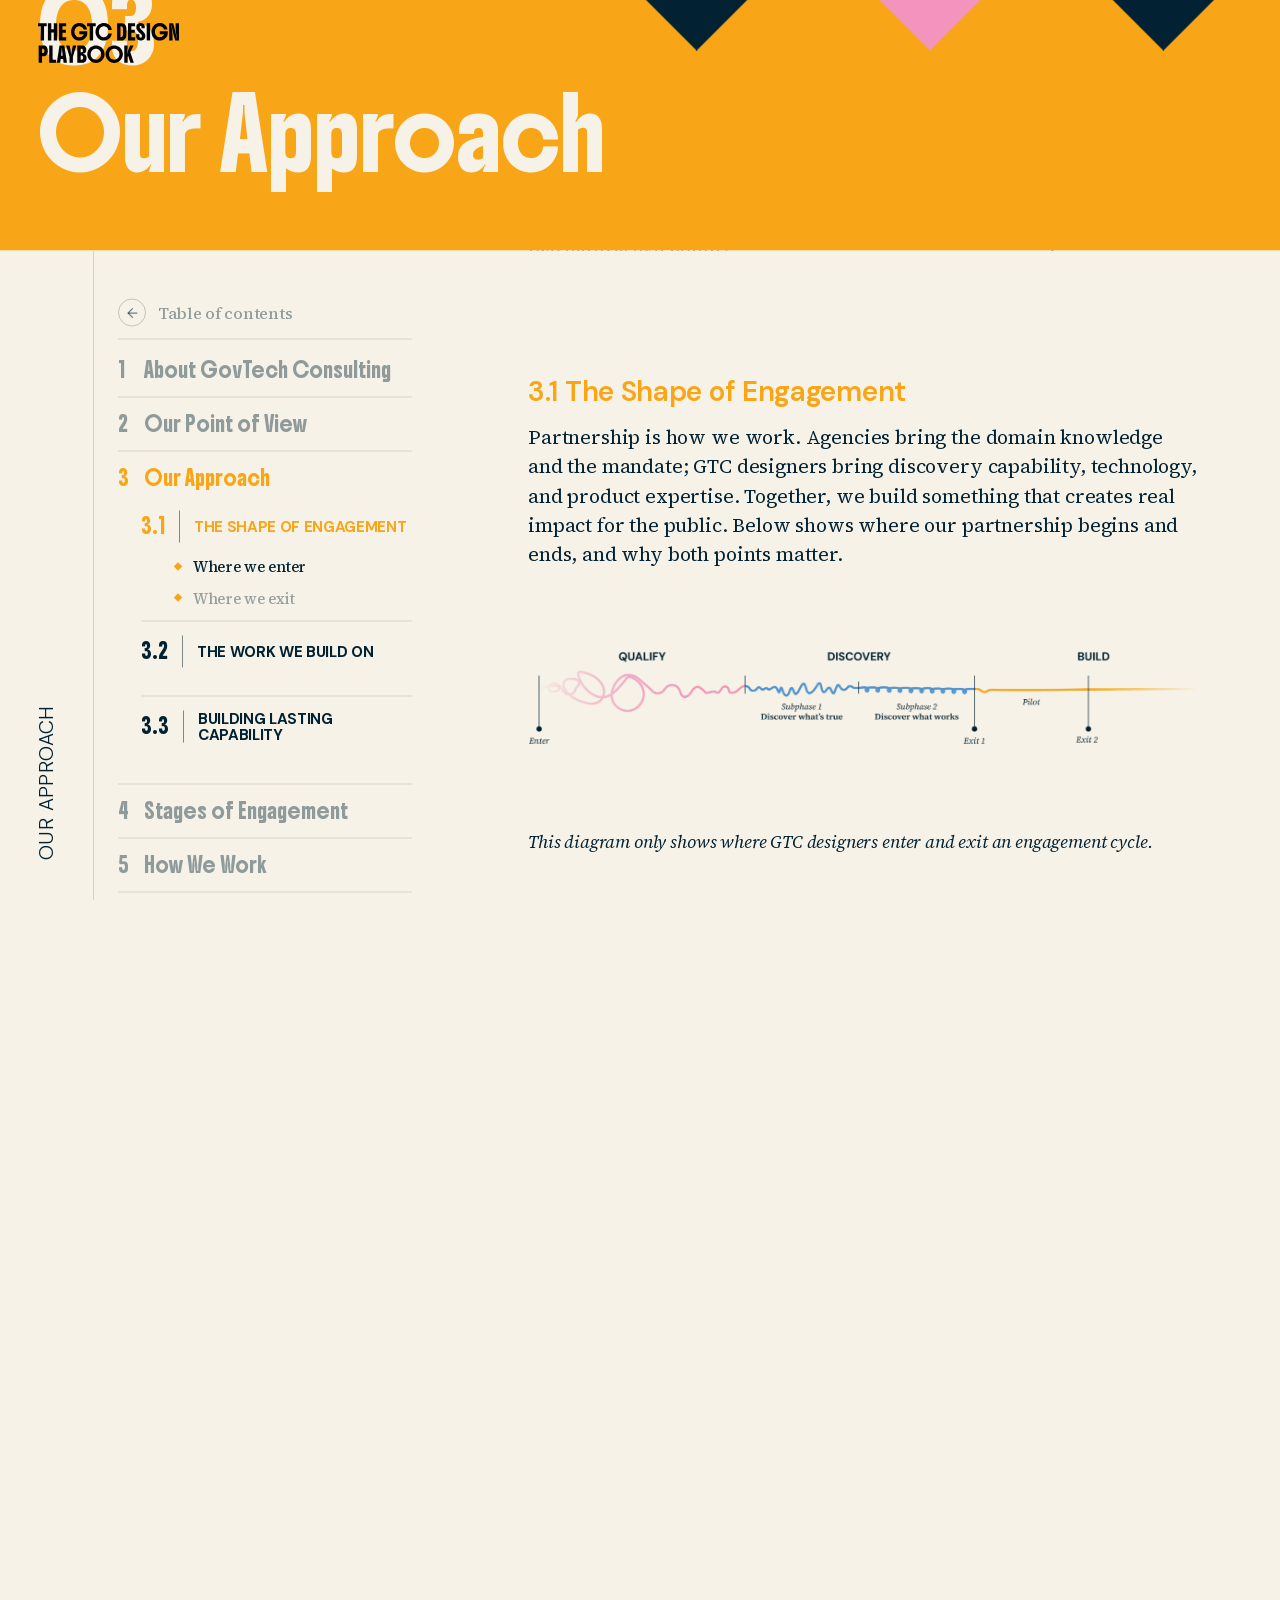
<file: our-approach.html>
<!DOCTYPE html>
<!-- The GTC Design Playbook — built by the GovTech Consulting Design Team. -->
<html lang="en" class="js-pending">
<head>
  <meta charset="UTF-8" />
  <meta name="viewport" content="width=device-width, initial-scale=1.0" />
  <title>Our Approach — The Design Playbook</title>
  <meta name="description" content="The shape of engagement, the work we build on, and building lasting capability — Chapter 3 of the GTC Design Playbook." />
  <link rel="icon" type="image/png" href="assets/favicon.png" />
  <link rel="preload" href="assets/fonts/DMSans.woff2" as="font" type="font/woff2" crossorigin />
  <link rel="preload" href="assets/fonts/Boldonse-Regular.woff2" as="font" type="font/woff2" crossorigin />
  <link rel="preload" href="assets/playbook_logo.svg" as="image" />
  <style id="fouc-shield">
    html.js-pending body { background: var(--chalk, #f6f1e6); }
    html.js-pending .topbar,
    html.js-pending .rail,
    html.js-pending .page-hero,
    html.js-pending .hero-flower,
    html.js-pending .copy,
    html.js-pending .toc,
    html.js-pending .toc-bar { opacity: 0 !important; visibility: hidden !important; }
  </style>
  <noscript><style>
    html.js-pending .topbar, html.js-pending .rail, html.js-pending .page-hero,
    html.js-pending .hero-flower, html.js-pending .copy, html.js-pending .toc,
    html.js-pending .toc-bar
      { opacity: 1 !important; visibility: visible !important; }
  </style></noscript>
  <link rel="stylesheet" href="css/styles.css" />
  <link rel="stylesheet" href="css/chapter.css" />
  <script>
    /* FOUC shield safety net: html.js-pending hides every above-the-fold element
       until main.js/chapter.js run their initial gsap.set's. If those modules never
       boot (network error, JS exception), drop the shield anyway so the page can't
       stay blank-chalk forever. Inline so it needs no request of its own. */
    setTimeout(function () { document.documentElement.classList.remove("js-pending"); }, 3000);
  </script>
</head>
<body style="--hero-bg: var(--orange); --hero-title: var(--chalk); --accent: var(--orange); --flower-aspect: 600 / 600;">
  <header class="topbar">
    <a class="topbar__logo" href="index.html" aria-label="The GTC Design Playbook — home">
      <img src="assets/playbook_logo.svg" alt="The GTC Design Playbook" />
    </a>
  </header>

  <div class="rail" aria-label="Section navigation">
    <span class="rail__divider" aria-hidden="true"></span>
    <button class="rail__toc" type="button" aria-label="Show table of contents" title="Show table of contents">
      <span class="rail__toc-label">Table of contents</span>
      <span class="rail__toc-disc" aria-hidden="true">
        <svg class="rail__toc-arrow" viewBox="0 0 24 24" width="15" height="15" fill="none" stroke="currentColor" stroke-width="2" stroke-linecap="round" stroke-linejoin="round"><line x1="5" y1="12" x2="19" y2="12" /><polyline points="12 5 19 12 12 19" /></svg>
      </span>
    </button>
    <p class="rail__label">our approach</p>
  </div>

  <nav class="toc-bar" aria-label="Sections" hidden>
    <button class="toc-bar__arrow toc-bar__arrow--prev" type="button" aria-label="Previous section">
      <svg viewBox="0 0 24 24" width="20" height="20" fill="none" stroke="currentColor" stroke-width="2" stroke-linecap="round" stroke-linejoin="round" aria-hidden="true"><polyline points="15 18 9 12 15 6" /></svg>
    </button>
    <button class="toc-bar__label" type="button" aria-expanded="false" aria-controls="toc-sheet" aria-haspopup="dialog">
      <span class="toc-bar__num"></span>
      <span class="toc-bar__title"></span>
    </button>
    <button class="toc-bar__arrow toc-bar__arrow--next" type="button" aria-label="Next section">
      <svg viewBox="0 0 24 24" width="20" height="20" fill="none" stroke="currentColor" stroke-width="2" stroke-linecap="round" stroke-linejoin="round" aria-hidden="true"><polyline points="9 18 15 12 9 6" /></svg>
    </button>
  </nav>
  <div class="toc-sheet" id="toc-sheet" role="dialog" aria-label="Table of contents">
    <div class="toc-sheet__mask">
      <div class="toc-sheet__panel"></div>
    </div>
  </div>

  <div id="smooth-wrapper">
    <div id="smooth-content">
  <main class="page">

    <section class="page-hero">
      <h1 class="page-hero__title">
        <span class="reveal">03</span>
        <span class="reveal">Our Approach</span>
      </h1>
      <div class="hero-flower" aria-hidden="true">
        <div class="hero-flower__spin">
          <img src="assets/3_Graphic.webp" alt="" />
        </div>
      </div>
    </section>

    <section class="page-body">
      <div class="page-body__canvas">

       <div class="body-left">
        <nav class="toc" aria-label="Table of contents">
          <div class="toc__head">
            <button class="toc__collapse" type="button" aria-label="Hide table of contents" title="Hide table of contents">
              <svg viewBox="0 0 24 24" width="15" height="15" fill="none" stroke="currentColor" stroke-width="2" stroke-linecap="round" stroke-linejoin="round" aria-hidden="true"><line x1="19" y1="12" x2="5" y2="12" /><polyline points="12 19 5 12 12 5" /></svg>
            </button>
            <span class="toc__head-label">Table of contents</span>
          </div>
          <div class="toc__scroll">
            <ul class="toc__chapters">
              <li>
                <a class="toc__chapter" data-href="/chapter-1" href="/chapter-1">
                  <span class="toc__chapter-num">1</span>
                  <span class="toc__chapter-name">About GovTech Consulting</span>
                </a>
              </li>
              <li>
                <a class="toc__chapter" data-href="/chapter-2" href="/chapter-2">
                  <span class="toc__chapter-num">2</span>
                  <span class="toc__chapter-name">Our Point of View</span>
                </a>
              </li>
              <li>
                <span class="toc__chapter is-current" aria-current="true">
                  <span class="toc__chapter-num">3</span>
                  <span class="toc__chapter-name">Our Approach</span>
                </span>
                <ul class="toc__list">
                  <li>
                    <a class="toc__row is-active" data-toc="s-31" href="#s-31">
                      <span class="toc__num">3.1</span>
                      <span class="toc__rule" aria-hidden="true"></span>
                      <span class="toc__title">The Shape of Engagement</span>
                    </a>
                    <ul class="toc__sub">
                      <li><a class="toc__subrow" data-toc="s-31-1" href="#s-31-1"><span class="toc__subtitle">Where we enter</span></a></li>
                      <li><a class="toc__subrow" data-toc="s-31-2" href="#s-31-2"><span class="toc__subtitle">Where we exit</span></a></li>
                    </ul>
                  </li>
                  <li>
                    <a class="toc__row" data-toc="s-32" href="#s-32">
                      <span class="toc__num">3.2</span>
                      <span class="toc__rule" aria-hidden="true"></span>
                      <span class="toc__title">The Work We Build On</span>
                    </a>
                    <ul class="toc__sub">
                      <li><a class="toc__subrow" data-toc="s-32-1" href="#s-32-1"><span class="toc__subtitle">Types of engagement we take on</span></a></li>
                      <li><a class="toc__subrow" data-toc="s-32-2" href="#s-32-2"><span class="toc__subtitle">What we don’t do</span></a></li>
                    </ul>
                  </li>
                  <li>
                    <a class="toc__row" data-toc="s-33" href="#s-33">
                      <span class="toc__num">3.3</span>
                      <span class="toc__rule" aria-hidden="true"></span>
                      <span class="toc__title">Building Lasting Capability</span>
                    </a>
                    <ul class="toc__sub">
                      <li><a class="toc__subrow" data-toc="s-33-1" href="#s-33-1"><span class="toc__subtitle">Two tracks of capability building</span></a></li>
                    </ul>
                  </li>
                </ul>
              </li>
              <li>
                <a class="toc__chapter" data-href="/chapter-4" href="/chapter-4">
                  <span class="toc__chapter-num">4</span>
                  <span class="toc__chapter-name">Stages of Engagement</span>
                </a>
              </li>
              <li>
                <a class="toc__chapter" data-href="/chapter-5" href="/chapter-5">
                  <span class="toc__chapter-num">5</span>
                  <span class="toc__chapter-name">How We Work</span>
                </a>
              </li>
              <li>
                <a class="toc__chapter toc__chapter--about" data-href="/about" href="/about">
                  <span class="toc__chapter-num"></span>
                  <span class="toc__chapter-name">Behind the playbook</span>
                </a>
              </li>
            </ul>
          </div>
        </nav>
       </div>

        <article class="copy">

          <h3 class="section-head reveal" id="s-31">3.1 The Shape of Engagement</h3>
          <p class="lead reveal">Partnership is how we work. Agencies bring the domain knowledge and the mandate; GTC designers bring discovery capability, technology, and product expertise. Together, we build something that creates real impact for the public. Below shows where our partnership begins and ends, and why both points matter.</p>
          <figure class="figure reveal">
            <img class="figure__img" src="assets/diagram_3-1_engagement-arc-v2.webp" width="2005" height="292" alt="Engagement timeline. We enter at Qualify, move through Discovery — Subphase 1 (discover what’s true) then Subphase 2 (discover what works) — and on into Build. Two exit points are marked: Exit 1 at the entry of build after the pilot, and Exit 2 at the end of build." />
          </figure>
          <p class="source-note reveal"><em>This diagram only shows where GTC designers enter and exit an engagement cycle.</em></p>

          <h4 class="subsection-head reveal" id="s-31-1">Where we enter</h4>
          <p class="reveal">The earlier we’re brought in to help shape the problem, the more value the work creates. If the direction is already locked, the scope fixed without discovery, or the agency already committed to a specific build, our ability to help agency partners solve core issues drops significantly. Wherever we enter, we tell agencies what’s still achievable from that point, so both sides begin with a shared, realistic picture of what’s possible.</p>

          <h4 class="subsection-head reveal" id="s-31-2">Where we exit</h4>
          <p class="reveal">We don’t leave teams hanging. Our intention is always to build up the agency’s own capability to carry the work forward, and that transfer of ownership starts on day one, not at the handover line. We typically step away at one of two natural exit points:</p>
          <div class="rulegrid reveal">
            <div class="rulegrid__col">
              <p class="rulegrid__title">Exit Option A — Entry of Build and Delivery</p>
              <p>GTC designers hand off after the initial pilot phase, having helped agencies build key features of the final solution. To support the next steps of production, we provide the necessary artefacts and documentation. Other GTC team members may step in here to support agency partners with capability building. <em>(See 4.3: Building and Delivery; 3.3: Building Lasting Capability.)</em></p>
            </div>
            <div class="rulegrid__col">
              <p class="rulegrid__title">Exit Option B — End of Build and Delivery</p>
              <p>GTC designers stay through the actual build and launch, stepping away only when the service is live and the agency team is fully equipped to run it independently. <em>(See 4.3: Building and Delivery.)</em></p>
            </div>
          </div>

          <div class="section-divider reveal" aria-hidden="true">
            <img src="assets/01%20Divider.svg" alt="" />
          </div>
          <h3 class="section-head reveal" id="s-32">3.2 The Work We Build On</h3>

          <h4 class="subsection-head reveal" id="s-32-1">Types of engagement we take on</h4>
          <p class="reveal">Our work starts with two conditions: (1) a problem worth solving, and (2) a partner ready to work alongside us to solve it. Before committing to an engagement, we work together to understand the engagement landscape — whether the budget is secured, what it covers, and whether it aligns with the proposed scope. Surfacing this early builds the transparency that makes for a productive partnership. <em>(See 4.1: Qualifying.)</em></p>
          <div class="ctable ctable--2 reveal">
            <div class="ctable__row ctable__row--head">
              <div class="ctable__cell ctable__cell--head">The scenario</div>
              <div class="ctable__cell ctable__cell--head">What we do</div>
            </div>
            <div class="ctable__row">
              <div class="ctable__cell" data-label="The scenario"><p><strong>Legacy system overhaul.</strong> <em>An agency’s legacy system is failing both users and officers.</em></p></div>
              <div class="ctable__cell" data-label="What we do"><ul><li>Discover what is actually broken.</li><li>Map the full service.</li><li>Prototype what an improved version could look like.</li></ul></div>
            </div>
            <div class="ctable__row">
              <div class="ctable__cell" data-label="The scenario"><p><strong>Digital policy validation.</strong> <em>A ministry wants to understand whether a new policy can be delivered digitally.</em></p></div>
              <div class="ctable__cell" data-label="What we do"><ul><li>Run discovery to validate the need.</li><li>Surface the constraints.</li><li>Experiment with what a service could be before any build commitment is made.</li></ul></div>
            </div>
            <div class="ctable__row">
              <div class="ctable__cell" data-label="The scenario"><p><strong>System &amp; operational consolidation.</strong> <em>An agency is streamlining multiple fragmented systems into a single platform, requiring entirely new internal workflows.</em></p></div>
              <div class="ctable__cell" data-label="What we do"><ul><li>Discover to rethink the people, process, and workflows around it.</li><li>Rebuild the operation alongside the new platform.</li></ul></div>
            </div>
          </div>

          <h4 class="subsection-head reveal" id="s-32-2">What we don’t do</h4>
          <p class="reveal">We work as an advisory partner, not as a permanent vendor or an ongoing operational arm. Our goal is to build capabilities that outlast us (more on that in 3.3: Building Lasting Capability). To protect that focus, here’s a quick look at what’s in and out of scope:</p>
          <div class="ctable ctable--2 reveal">
            <div class="ctable__row ctable__row--head">
              <div class="ctable__cell ctable__cell--head">What we don’t do</div>
              <div class="ctable__cell ctable__cell--head">What we do instead</div>
            </div>
            <div class="ctable__row">
              <div class="ctable__cell" data-label="What we don’t do"><p><strong>Take over the entire engagement cycle.</strong> We are a consulting and discovery team, not the permanent design or engineering function for an agency.</p></div>
              <div class="ctable__cell" data-label="What we do instead"><p><strong>Accelerate, enable, and pilot solutions.</strong> We focus on the discovery arc, building proofs of concept and value (POC/POV) before handing over to our agency partner’s engineering team.</p></div>
            </div>
            <div class="ctable__row">
              <div class="ctable__cell" data-label="What we don’t do"><p><strong>Write funding papers or investment proposals.</strong> This includes IB papers, procurement documents, and the like.</p></div>
              <div class="ctable__cell" data-label="What we do instead"><p><strong>Inform strategic thinking.</strong> We provide the foundational insights and data that help an agency shape and back up their internal case.</p></div>
            </div>
            <div class="ctable__row">
              <div class="ctable__cell" data-label="What we don’t do"><p><strong>Design without being involved in the discovery.</strong> If a solution has already been decided and we’re asked only to make it look good, that isn’t an engagement we can add real value to.</p></div>
              <div class="ctable__cell" data-label="What we do instead"><p><strong>Design based on discovery insights.</strong> We ensure our design is deeply connected to user research, constraints, and verified needs. <em>(See 2.3: Through a Discovery Lens.)</em></p></div>
            </div>
            <div class="ctable__row">
              <div class="ctable__cell" data-label="What we don’t do"><p><strong>*Run isolated research tasks without a discovery arc.</strong> We are not a research-for-hire team delivering standalone tasks; research has to connect to discovery, hypothesis, and action.</p></div>
              <div class="ctable__cell" data-label="What we do instead"><p><strong>Connect research to clear next steps.</strong> We ensure every research piece connects to a full discovery arc with clear hypothesis, validated findings, and tangible action. <em>(See 2.3: Through a Discovery Lens and 4.2: Discovery.)</em></p></div>
            </div>
            <div class="ctable__row">
              <div class="ctable__cell" data-label="What we don’t do"><p><strong>Deliver a prototype and walk away.</strong> We don’t leave partners without roadmaps or context in the handoff.</p></div>
              <div class="ctable__cell" data-label="What we do instead"><p><strong>Build capability for the next step forward.</strong> We guide partners to solve the right problems and set up an environment to maintain the work after we leave. <em>(See 3.3: Building Lasting Capability.)</em></p></div>
            </div>
          </div>
          <aside class="callout reveal">
            <img class="callout__icon" src="assets/menu_3_hover.webp" alt="" width="40" height="40" aria-hidden="true" />
            <div class="callout__body">
              <p class="callout__title">* A note on research-focused engagements</p>
              <p>We help agency partners solve core challenges through a complete discovery arc. However, we do make exceptions for specific institutional requirements — a longer, research-led runway before the process begins, or a partial discovery phase without ideation <em>(see 2.3: Through a Discovery Lens)</em>. Even in these rare cases, the work must still connect to a larger arc of hypothesis and action.</p>
            </div>
          </aside>

          <div class="section-divider reveal" aria-hidden="true">
            <img src="assets/01%20Divider.svg" alt="" />
          </div>
          <h3 class="section-head reveal" id="s-33">3.3 Building Lasting Capability</h3>
          <p class="reveal">The GTC Team measures success not just by the solutions we leave behind, but by the people who carry them forward. Ownership sits with our agency partners; they hold deep domain knowledge and the long-term stakes in the engagement’s success. Beyond helping agencies fill immediate skill gaps early on, our role is to cultivate the structures, tools, and talent necessary for this work to survive — and keep improving — long after we are gone.</p>
          <p class="reveal">Capacity only grows under the right conditions. For the work to sustain itself, three things need to come from the agency side:</p>
          <ul class="reveal">
            <li><strong>A clearly identified business owner</strong> — someone accountable for the outcome.</li>
            <li><strong>A sponsor with decision-making authority</strong> — someone who can clear the path when it matters.</li>
            <li><strong>A shared sense of what success looks like</strong> — agreed between us, and early.</li>
          </ul>
          <aside class="callout reveal">
            <img class="callout__icon" src="assets/menu_3_hover.webp" alt="" width="40" height="40" aria-hidden="true" />
            <div class="callout__body">
              <p class="callout__title">Risks</p>
              <p>Engagements without a clearly identified business owner stall. When no one on the agency side has the authority to make decisions or the mandate to drive the work, even the best discovery and prototyping struggles to land.</p>
            </div>
          </aside>

          <h4 class="subsection-head reveal" id="s-33-1">Two tracks of capability building</h4>
          <p class="reveal">There are two agency teams that we help grow, and they run in parallel alongside the engagement:</p>
          <ul class="reveal">
            <li><strong>The product team</strong> — the people who design, build, and iterate on the service.</li>
            <li><strong>The operations team</strong> — the people who run and sustain it once it’s live.</li>
          </ul>
          <div class="diagram-ph reveal" role="img" aria-label="Diagram placeholder — the capability-building arc running in parallel with the engagement">
            <span class="diagram-ph__tag">Diagram — to come</span>
            <p class="diagram-ph__desc">Capability building shown as a parallel track that starts on day one and runs the full length of the engagement, with two sub-tracks inside it: the product team and the operations team.</p>
          </div>

          <details class="accordion reveal">
            <summary class="accordion__head">
              <span class="accordion__title">The product team<span class="accordion__sub">The people who design, build, and iterate on the service</span></span>
            </summary>
            <div class="accordion__body">
              <p>The long-term value of an engagement is rooted in building the right product team from within the agency. When we look for the people, we look for:</p>
              <ul>
                <li><strong>Mindset fit</strong> — genuine curiosity about the problem, openness to new ways of working, and a collaborative instinct that makes co-creation possible.</li>
                <li><strong>Readiness to evolve</strong> — a willingness to grow with the work, picking up new methods and adapting as technology reshapes what design can do.</li>
                <li><strong>Domain knowledge</strong> — an understanding of the agency’s context, systems, and users that’s hard to bring in from outside.</li>
                <li><strong>Potential for ownership</strong> — the capacity and ambition to eventually lead the work, not just contribute to it.</li>
              </ul>
              <p>There are two ways to build this team, and we have a clear preference:</p>
              <div class="ctable ctable--2">
                <div class="ctable__row ctable__row--head">
                  <div class="ctable__cell ctable__cell--head">Path 1 — Growing existing talent (preferred)</div>
                  <div class="ctable__cell ctable__cell--head">Path 2 — Bringing in new people</div>
                </div>
                <div class="ctable__row">
                  <div class="ctable__cell" data-label="Path 1 — Growing existing talent (preferred)"><p>Up-skilling current staff into design, product, or engineering roles retains invaluable domain context. Involving them early means capability builds naturally alongside the engagement. The earlier these conversations start, with clearing BAU bandwidth and securing approvals, the smoother the path.</p></div>
                  <div class="ctable__cell" data-label="Path 2 — Bringing in new people"><p>Under special circumstances, when additional support is needed, we identify and acquire the appropriate talent to help agency partners continue the work.</p></div>
                </div>
              </div>
            </div>
          </details>

          <details class="accordion reveal">
            <summary class="accordion__head">
              <span class="accordion__title">The operations team<span class="accordion__sub">The people who run and sustain it once it’s live</span></span>
            </summary>
            <div class="accordion__body">
              <p>A project’s success ultimately depends on the team running it after launch — the people maintaining, administering, and reviewing performance day to day. Unlike building a traditional product team, new roles may be introduced to fill this operational layer, making structured change management all the more important.</p>
              <p>Sustaining this team means working through team structure, funding, hiring, and potential vendor partnerships early. Above all, leadership must clearly define the organisation’s long-term commitment once GTC’s direct involvement ends.</p>
            </div>
          </details>
        </article>

      </div>
    </section>

  </main>
    </div>
  </div>

  <script src="vendor/gsap.min.js"></script>
  <script src="vendor/ScrollTrigger.min.js"></script>
  <script src="vendor/ScrollSmoother.min.js"></script>
  <script src="vendor/CustomEase.min.js"></script>
  <script type="module" src="js/main.js"></script>
  <script type="module" src="js/chapter.js"></script>
  <script type="module" src="js/transition.js"></script>
</body>
</html>
</file>
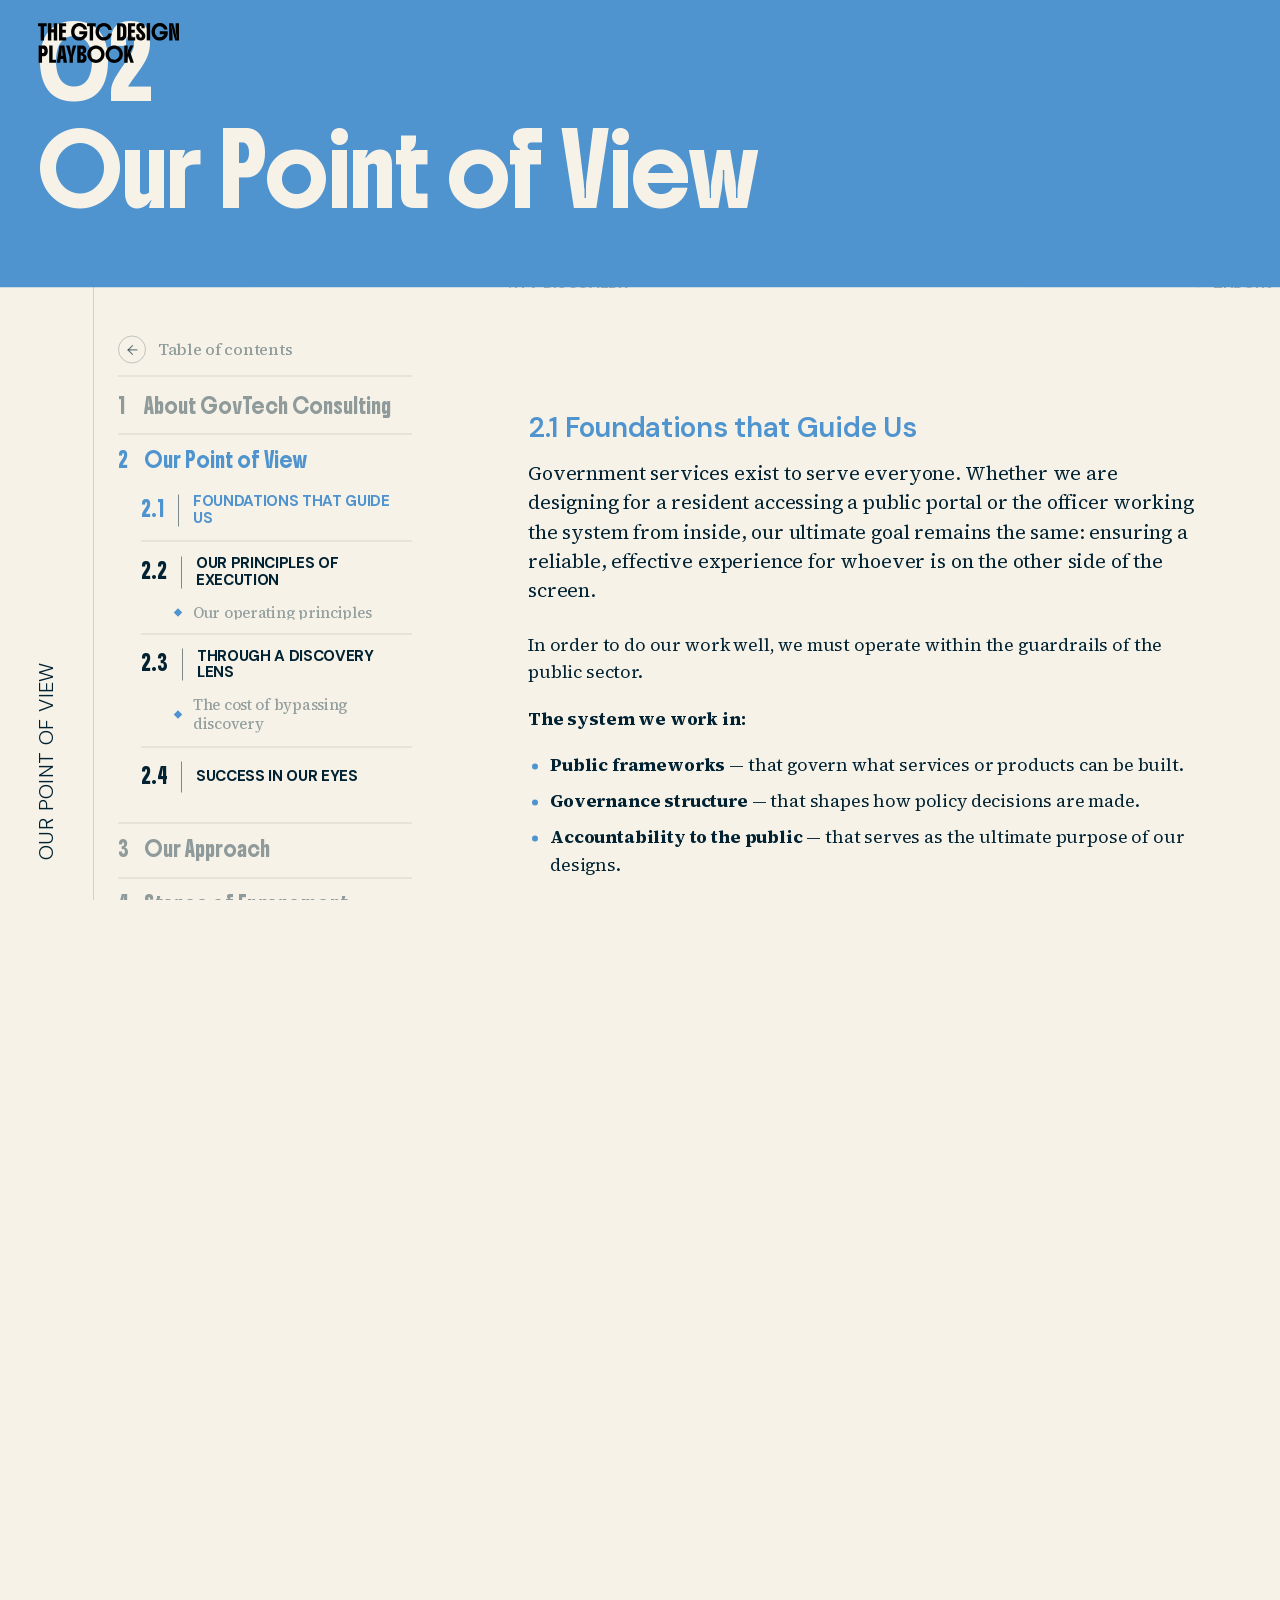
<file: our-point-of-view.html>
<!DOCTYPE html>
<!-- The GTC Design Playbook — built by the GovTech Consulting Design Team. -->
<html lang="en" class="js-pending">
<head>
  <meta charset="UTF-8" />
  <meta name="viewport" content="width=device-width, initial-scale=1.0" />
  <title>Our Point of View — The Design Playbook</title>
  <meta name="description" content="Foundations that guide us, our principles of execution, through a discovery lens, and success in our eyes — Chapter 2 of the GTC Design Playbook." />
  <link rel="icon" type="image/png" href="assets/favicon.png" />
  <link rel="preload" href="assets/fonts/DMSans.woff2" as="font" type="font/woff2" crossorigin />
  <link rel="preload" href="assets/fonts/Boldonse-Regular.woff2" as="font" type="font/woff2" crossorigin />
  <link rel="preload" href="assets/playbook_logo.svg" as="image" />
  <style id="fouc-shield">
    html.js-pending body { background: var(--chalk, #f6f1e6); }
    html.js-pending .topbar,
    html.js-pending .rail,
    html.js-pending .page-hero,
    html.js-pending .hero-flower,
    html.js-pending .copy,
    html.js-pending .toc,
    html.js-pending .toc-bar { opacity: 0 !important; visibility: hidden !important; }
  </style>
  <noscript><style>
    html.js-pending .topbar, html.js-pending .rail, html.js-pending .page-hero,
    html.js-pending .hero-flower, html.js-pending .copy, html.js-pending .toc,
    html.js-pending .toc-bar
      { opacity: 1 !important; visibility: visible !important; }
  </style></noscript>
  <link rel="stylesheet" href="css/styles.css" />
  <link rel="stylesheet" href="css/chapter.css" />
  <script>
    /* FOUC shield safety net: html.js-pending hides every above-the-fold element
       until main.js/chapter.js run their initial gsap.set's. If those modules never
       boot (network error, JS exception), drop the shield anyway so the page can't
       stay blank-chalk forever. Inline so it needs no request of its own. */
    setTimeout(function () { document.documentElement.classList.remove("js-pending"); }, 3000);
  </script>
</head>
<body style="--hero-bg: var(--blue); --hero-title: var(--chalk); --accent: var(--blue); --flower-aspect: 230 / 229;">
  <header class="topbar">
    <a class="topbar__logo" href="index.html" aria-label="The GTC Design Playbook — home">
      <img src="assets/playbook_logo.svg" alt="The GTC Design Playbook" />
    </a>
  </header>

  <div class="rail" aria-label="Section navigation">
    <span class="rail__divider" aria-hidden="true"></span>
    <button class="rail__toc" type="button" aria-label="Show table of contents" title="Show table of contents">
      <span class="rail__toc-label">Table of contents</span>
      <span class="rail__toc-disc" aria-hidden="true">
        <svg class="rail__toc-arrow" viewBox="0 0 24 24" width="15" height="15" fill="none" stroke="currentColor" stroke-width="2" stroke-linecap="round" stroke-linejoin="round"><line x1="5" y1="12" x2="19" y2="12" /><polyline points="12 5 19 12 12 19" /></svg>
      </span>
    </button>
    <p class="rail__label">our point of view</p>
  </div>

  <nav class="toc-bar" aria-label="Sections" hidden>
    <button class="toc-bar__arrow toc-bar__arrow--prev" type="button" aria-label="Previous section">
      <svg viewBox="0 0 24 24" width="20" height="20" fill="none" stroke="currentColor" stroke-width="2" stroke-linecap="round" stroke-linejoin="round" aria-hidden="true"><polyline points="15 18 9 12 15 6" /></svg>
    </button>
    <button class="toc-bar__label" type="button" aria-expanded="false" aria-controls="toc-sheet" aria-haspopup="dialog">
      <span class="toc-bar__num"></span>
      <span class="toc-bar__title"></span>
    </button>
    <button class="toc-bar__arrow toc-bar__arrow--next" type="button" aria-label="Next section">
      <svg viewBox="0 0 24 24" width="20" height="20" fill="none" stroke="currentColor" stroke-width="2" stroke-linecap="round" stroke-linejoin="round" aria-hidden="true"><polyline points="9 18 15 12 9 6" /></svg>
    </button>
  </nav>
  <div class="toc-sheet" id="toc-sheet" role="dialog" aria-label="Table of contents">
    <div class="toc-sheet__mask">
      <div class="toc-sheet__panel"></div>
    </div>
  </div>

  <div id="smooth-wrapper">
    <div id="smooth-content">
  <main class="page">

    <section class="page-hero">
      <h1 class="page-hero__title">
        <span class="reveal">02</span>
        <span class="reveal">Our Point of View</span>
      </h1>

      <div class="hero-flower" aria-hidden="true">
        <div class="hero-flower__spin">
          <img src="assets/2_Graphic.webp" alt="" />
        </div>
      </div>
    </section>

    <section class="page-body">
      <div class="page-body__canvas">

       <div class="body-left">
        <nav class="toc" aria-label="Table of contents">
          <div class="toc__head">
            <button class="toc__collapse" type="button" aria-label="Hide table of contents" title="Hide table of contents">
              <svg viewBox="0 0 24 24" width="15" height="15" fill="none" stroke="currentColor" stroke-width="2" stroke-linecap="round" stroke-linejoin="round" aria-hidden="true"><line x1="19" y1="12" x2="5" y2="12" /><polyline points="12 19 5 12 12 5" /></svg>
            </button>
            <span class="toc__head-label">Table of contents</span>
          </div>
          <div class="toc__scroll">
            <ul class="toc__chapters">
              <li>
                <a class="toc__chapter" data-href="/chapter-1" href="/chapter-1">
                  <span class="toc__chapter-num">1</span>
                  <span class="toc__chapter-name">About GovTech Consulting</span>
                </a>
              </li>
              <li>
                <span class="toc__chapter is-current" aria-current="true">
                  <span class="toc__chapter-num">2</span>
                  <span class="toc__chapter-name">Our Point of View</span>
                </span>
                <ul class="toc__list">
                  <li>
                    <a class="toc__row is-active" data-toc="s-21" href="#s-21">
                      <span class="toc__num">2.1</span>
                      <span class="toc__rule" aria-hidden="true"></span>
                      <span class="toc__title">Foundations that Guide Us</span>
                    </a>
                  </li>
                  <li>
                    <a class="toc__row" data-toc="s-22" href="#s-22">
                      <span class="toc__num">2.2</span>
                      <span class="toc__rule" aria-hidden="true"></span>
                      <span class="toc__title">Our Principles of Execution</span>
                    </a>
                    <ul class="toc__sub">
                      <li><a class="toc__subrow" data-toc="s-22-1" href="#s-22-1"><span class="toc__subtitle">Our operating principles</span></a></li>
                      <li><a class="toc__subrow" data-toc="s-22-2" href="#s-22-2"><span class="toc__subtitle">The human anchor in AI</span></a></li>
                    </ul>
                  </li>
                  <li>
                    <a class="toc__row" data-toc="s-23" href="#s-23">
                      <span class="toc__num">2.3</span>
                      <span class="toc__rule" aria-hidden="true"></span>
                      <span class="toc__title">Through a Discovery Lens</span>
                    </a>
                    <ul class="toc__sub">
                      <li><a class="toc__subrow" data-toc="s-23-1" href="#s-23-1"><span class="toc__subtitle">The cost of bypassing discovery</span></a></li>
                      <li><a class="toc__subrow" data-toc="s-23-2" href="#s-23-2"><span class="toc__subtitle">The GTC design path</span></a></li>
                      <li><a class="toc__subrow" data-toc="s-23-3" href="#s-23-3"><span class="toc__subtitle">What discovery means to us</span></a></li>
                    </ul>
                  </li>
                  <li>
                    <a class="toc__row" data-toc="s-24" href="#s-24">
                      <span class="toc__num">2.4</span>
                      <span class="toc__rule" aria-hidden="true"></span>
                      <span class="toc__title">Success in our eyes</span>
                    </a>
                  </li>
                </ul>
              </li>
              <li>
                <a class="toc__chapter" data-href="/chapter-3" href="/chapter-3">
                  <span class="toc__chapter-num">3</span>
                  <span class="toc__chapter-name">Our Approach</span>
                </a>
              </li>
              <li>
                <a class="toc__chapter" data-href="/chapter-4" href="/chapter-4">
                  <span class="toc__chapter-num">4</span>
                  <span class="toc__chapter-name">Stages of Engagement</span>
                </a>
              </li>
              <li>
                <a class="toc__chapter" data-href="/chapter-5" href="/chapter-5">
                  <span class="toc__chapter-num">5</span>
                  <span class="toc__chapter-name">How We Work</span>
                </a>
              </li>
              <li>
                <a class="toc__chapter toc__chapter--about" data-href="/about" href="/about">
                  <span class="toc__chapter-num"></span>
                  <span class="toc__chapter-name">Behind the playbook</span>
                </a>
              </li>
            </ul>
          </div>
        </nav>
       </div>

        <article class="copy">

          <h3 class="section-head reveal" id="s-21">2.1 Foundations that Guide Us</h3>
          <p class="lead reveal">Government services exist to serve everyone. Whether we are designing for a resident accessing a public portal or the officer working the system from inside, our ultimate goal remains the same: ensuring a reliable, effective experience for whoever is on the other side of the screen.</p>
          <p class="reveal">In order to do our work well, we must operate within the guardrails of the public sector.</p>

          <p class="reveal"><strong>The system we work in:</strong></p>
          <ul class="reveal">
            <li><strong>Public frameworks</strong> — that govern what services or products can be built.</li>
            <li><strong>Governance structure</strong> — that shapes how policy decisions are made.</li>
            <li><strong>Accountability to the public</strong> — that serves as the ultimate purpose of our designs.</li>
          </ul>

          <p class="reveal"><strong>The breadth we design for:</strong></p>
          <div class="rulegrid rulegrid--3 reveal">
            <div class="rulegrid__col">
              <p class="rulegrid__title">Equitable access to public services</p>
              <p>We design for everyone, including all abilities, age, language, and digital fluency.</p>
            </div>
            <div class="rulegrid__col">
              <p class="rulegrid__title">A united government experience</p>
              <p>We design for the integrity of the entire civic journey, connecting public services into a seamless experience that feels like one government, not many.</p>
            </div>
            <div class="rulegrid__col">
              <p class="rulegrid__title">Improved services for public officers</p>
              <p>We design to improve tools and processes for officers so they can deliver services with greater confidence.</p>
            </div>
          </div>

          <div class="section-divider reveal" aria-hidden="true">
            <img src="assets/02%20Divider.svg" alt="" />
          </div>
          <h3 class="section-head reveal" id="s-22">2.2 Our Principles of Execution</h3>
          <p class="reveal">Great public services are the result of well-informed and deliberate choices. In a landscape where technical capacity can outpace decision-making, we hold ourselves to the following principles to ensure our work maintains technical rigour and depth, whilst centring human experiences.</p>

          <h4 class="subsection-head reveal" id="s-22-1">Our operating principles</h4>
          <ul class="reveal">
            <li><strong>Anchoring in discovery.</strong> Uncovering what is true at the start ensures we confidently solve the right problem from day one. While the depth of discovery scales to match the project, embedding this practice into our workflow remains non-negotiable. <em>(See 2.3 and 4.2: Discovery.)</em></li>
            <li><strong>Validating to understand.</strong> Bringing prototypes into early discovery generates real-world signals faster. Because the cost of building has collapsed, using prototypes early serves as our most effective tool for de-risking critical decisions before we scale.</li>
            <li><strong>Designing for the whole system.</strong> Looking beyond the digital interface allows us to shape the entire delivery chain, including policy, process, operations, and public experience. A product only truly succeeds when the ecosystem supporting it thrives. <em>(See 2.3: Through a Discovery Lens.)</em></li>
            <li><strong>Building partner capability.</strong> Equipping agency partners to own and iterate on the work ensures lasting impact long after we leave. True success means moving beyond temporary delivery to leave our partners entirely self-sufficient. <em>(See 3.3: Building Lasting Capability.)</em></li>
            <li><strong>Unifying team effort.</strong> Collapsing the boundaries between team members and their specialised disciplines allows us to cross-examine ideas from multiple angles simultaneously. Working as a unified team during discovery lets us navigate new technologies seamlessly, replacing slow handoffs.</li>
          </ul>

          <aside class="callout reveal">
            <img class="callout__icon" src="assets/menu_2_hover.webp" alt="" width="40" height="40" aria-hidden="true" />
            <div class="callout__body">
              <p class="callout__title">What we’re still working out</p>
              <p>Where exactly these discipline boundaries should sit. There is no settled answer yet, and we aren’t waiting for one. We are intentionally experimenting our way toward it, and we expect what we learn to evolve how we design and build.</p>
            </div>
          </aside>

          <h4 class="subsection-head reveal" id="s-22-2">The human anchor in AI</h4>
          <p class="reveal">AI has shifted the way we work — from the shape of our team to the velocity of our tools and the methods we use to solve problems. The GTC Design team uses AI to augment three key areas:</p>
          <ul class="reveal">
            <li><strong>Our processes:</strong> we use AI to scale our operations effectively, freeing up capacity so we can maintain solid internal systems, personalise onboarding, and stay cohesive as we grow.</li>
            <li><strong>Our craft:</strong> we use AI to expand our technical boundaries by building with repeatable tools, allowing us to do more, move faster, and achieve what was previously out of reach.</li>
            <li><strong>Our output:</strong> we use AI for rapid learning through rapid prototyping. Getting real prototypes into users’ hands lets us test assumptions and iterate alongside business teams in real time.</li>
          </ul>
          <p class="reveal">Even so, AI outputs often miss the operational nuances that only exist in the physical world. Public services are deeply human ecosystems, and the human judgment required to navigate them can’t be resolved in a prompt. This judgment is what drives our most important decisions:</p>
          <ul class="reveal">
            <li>Mapping out how a new digital tool will change the rhythm of an officer’s daily routines.</li>
            <li>Translating lived user experiences into long-term design strategies.</li>
            <li>Turning competing institutional priorities into a roadmap that agencies can act on.</li>
          </ul>
          <p class="reveal">We rely on technology to handle the heavy lifting, but strategy, ethics, and human discernment cannot be replicated by a model. They remain at the core of our craft, and they are the reason our team shows up the way we do.</p>
          <blockquote class="pullquote reveal">
            <img class="pullquote__mark" src="assets/pullmark.svg" alt="" aria-hidden="true" width="15" height="15" />
            <p>Public services are deeply human ecosystems, and the human judgment required to navigate them can’t be resolved in a prompt.</p>
          </blockquote>

          <div class="section-divider reveal" aria-hidden="true">
            <img src="assets/02%20Divider.svg" alt="" />
          </div>
          <h3 class="section-head reveal" id="s-23">2.3 Through a Discovery Lens</h3>
          <p class="reveal">No matter how complex the legacy structures, or how siloed the agencies may be, finding an engagement’s core problem begins with discovery. When we work with agency partners, our first goal is to build a shared understanding of the systems, constraints, and the people involved, while actively testing early assumptions. As the stated problem is rarely the root problem, racing ahead on assumptions is a fast track to solving a problem that may not exist.</p>

          <h4 class="subsection-head reveal" id="s-23-1">The cost of bypassing discovery</h4>
          <p class="reveal">Skipping the discovery phase fundamentally shifts the product’s risk, scope, and strategic focus. Here is what happens when an insight-led endeavour is replaced by unverified assumptions:</p>
          <div class="ctable ctable--2 reveal">
            <div class="ctable__row ctable__row--head">
              <div class="ctable__cell ctable__cell--head">Without discovery (assumption-led)</div>
              <div class="ctable__cell ctable__cell--head">With discovery (insight-led)</div>
            </div>
            <div class="ctable__row">
              <div class="ctable__cell" data-label="Without discovery (assumption-led)">
                <p><strong>High risk:</strong> building unverified features that fail post-launch, draining agency time and budget.</p>
                <p><strong>Bloated scope:</strong> reacting to symptoms by trying to solve every adjacent issue at once.</p>
                <p><strong>Output-focused:</strong> delivering a rigid product that performs a function but misses the human context.</p>
              </div>
              <div class="ctable__cell" data-label="With discovery (insight-led)">
                <p><strong>De-risked:</strong> validating concepts early to save effort, cost, and structural friction.</p>
                <p><strong>Strategic scope:</strong> focusing collective effort on features that drive the highest systemic impact.</p>
                <p><strong>Outcome-focused:</strong> delivering an adaptable capability that solves a real, verified user problem.</p>
              </div>
            </div>
          </div>

          <h4 class="subsection-head reveal" id="s-23-2">The GTC design path</h4>
          <p class="reveal">Complex products and engagements tend to stall in one of two ways.</p>
          <ul class="reveal">
            <li><strong>Building without evidence (the blind sprint):</strong> building straight into engineering on unverified assumptions, then discovering post-launch that the problem was misunderstood.</li>
            <li><strong>Discovering without building (the analysis paralysis):</strong> months of research that surfaces brilliant insights, but they stay trapped in slide decks and never become working software.</li>
          </ul>
          <p class="reveal">The GTC path runs directly through the middle. We treat discovery and rapid prototyping as one continuous loop, ensuring that every solution we build is grounded in real-world evidence, and every insight we uncover is immediately tested in a working prototype.</p>
          <figure class="figure reveal">
            <img class="figure__img" src="assets/diagram_2-3_gtc-path.webp" width="1100" height="574" alt="Two failure modes flank the GTC path. Approach A — build without discovery — solves the wrong problem with high confidence; Approach B — discovery without build — identifies the problem but builds nothing; the GTC path between them combines discovery and prototyping to produce real signal early through continuous experimentation upstream." />
          </figure>

          <h4 class="subsection-head reveal" id="s-23-3">What discovery means to us: a two-phase approach</h4>
          <p class="reveal">The landscape of discovery is changing as quickly as the technology around it, but our purpose remains unchanged: to find what’s true before building a solution. What <em>has</em> changed is our ability to now get from insight to evidence faster than ever.</p>
          <p class="reveal">Rather than treating discovery as a linear phase, the GTC Design team sees discovery as a loop that runs in two subphases which then feed each other: <strong>(1) Discover What’s True</strong> and <strong>(2) Discover What Works</strong>.</p>

          <details class="accordion reveal" open>
            <summary class="accordion__head">
              <span class="accordion__title">Subphase 1: Discover What’s True<span class="accordion__sub">(To frame a problem)</span></span>
            </summary>
            <div class="accordion__body">
              <p><strong>To anchor our strategy in facts rather than assumptions</strong>, we continue to analyse the current landscape. Mapping these systemic realities and stakeholder constraints aligns agency partners around the root problem, ensuring resources aren’t wasted. <em>(See 4.2: Discovery — Subphase 1.)</em></p>
            </div>
          </details>

          <details class="accordion reveal">
            <summary class="accordion__head">
              <span class="accordion__title">Subphase 2: Discover What Works<span class="accordion__sub">(To rapidly experiment)</span></span>
            </summary>
            <div class="accordion__body">
              <p><strong>To conduct iterative solutioning that catches operational friction early,</strong> we pull prototyping out of late-stage development and into early discovery, ensuring ideas meet reality before we commit engineering effort. Testing these prototypes against the data validates our direction with concrete evidence and captures actual user behaviour before development begins. This ultimately saves officers from administrative roadblocks and delivers a reliable experience for the public. <em>(See 4.2: Discovery — Subphase 2.)</em></p>
            </div>
          </details>

          <div class="section-divider reveal" aria-hidden="true">
            <img src="assets/02%20Divider.svg" alt="" />
          </div>
          <h3 class="section-head reveal" id="s-24">2.4 Success in our eyes</h3>
          <p class="reveal">The pace of development has accelerated dramatically. But speed applied to the wrong problem is just the wrong problem arrived at sooner. As public needs continue to evolve over time, getting it right takes more than moving quickly; it requires the judgment to know when to push forward and when to slow down — especially within institutions where the default reaction is to settle for “how it’s always been done”.</p>
          <p class="reveal">Below are the indicators that show we are moving in the right direction:</p>
          <ul class="reveal">
            <li><strong>The right problems were named.</strong> We identified and articulated the real, discovered problem, rather than settling for what was assumed.</li>
            <li><strong>The hard line was held.</strong> We pushed back on assumptions and legacy framings rather than accepting them at face value, to protect the integrity of the final product.</li>
            <li><strong>The technology served the people.</strong> We empowered partner agencies to deploy user-centric solutions that accurately solved real friction points and elevated the citizen experience.</li>
            <li><strong>The agency’s capabilities were built.</strong> We established sustainable operational frameworks, enabling agency partners to drive the work forward without long-term dependency on GTC.</li>
            <li><strong>The standard was modelled.</strong> We demonstrated a level of rigour, empathy, and speed that set a new operational template for the agency’s future endeavours.</li>
          </ul>
        </article>

      </div>
    </section>

  </main>
    </div>
  </div>

  <script src="vendor/gsap.min.js"></script>
  <script src="vendor/ScrollTrigger.min.js"></script>
  <script src="vendor/ScrollSmoother.min.js"></script>
  <script src="vendor/CustomEase.min.js"></script>
  <script type="module" src="js/main.js"></script>
  <script type="module" src="js/chapter.js"></script>
  <script type="module" src="js/transition.js"></script>
</body>
</html>
</file>
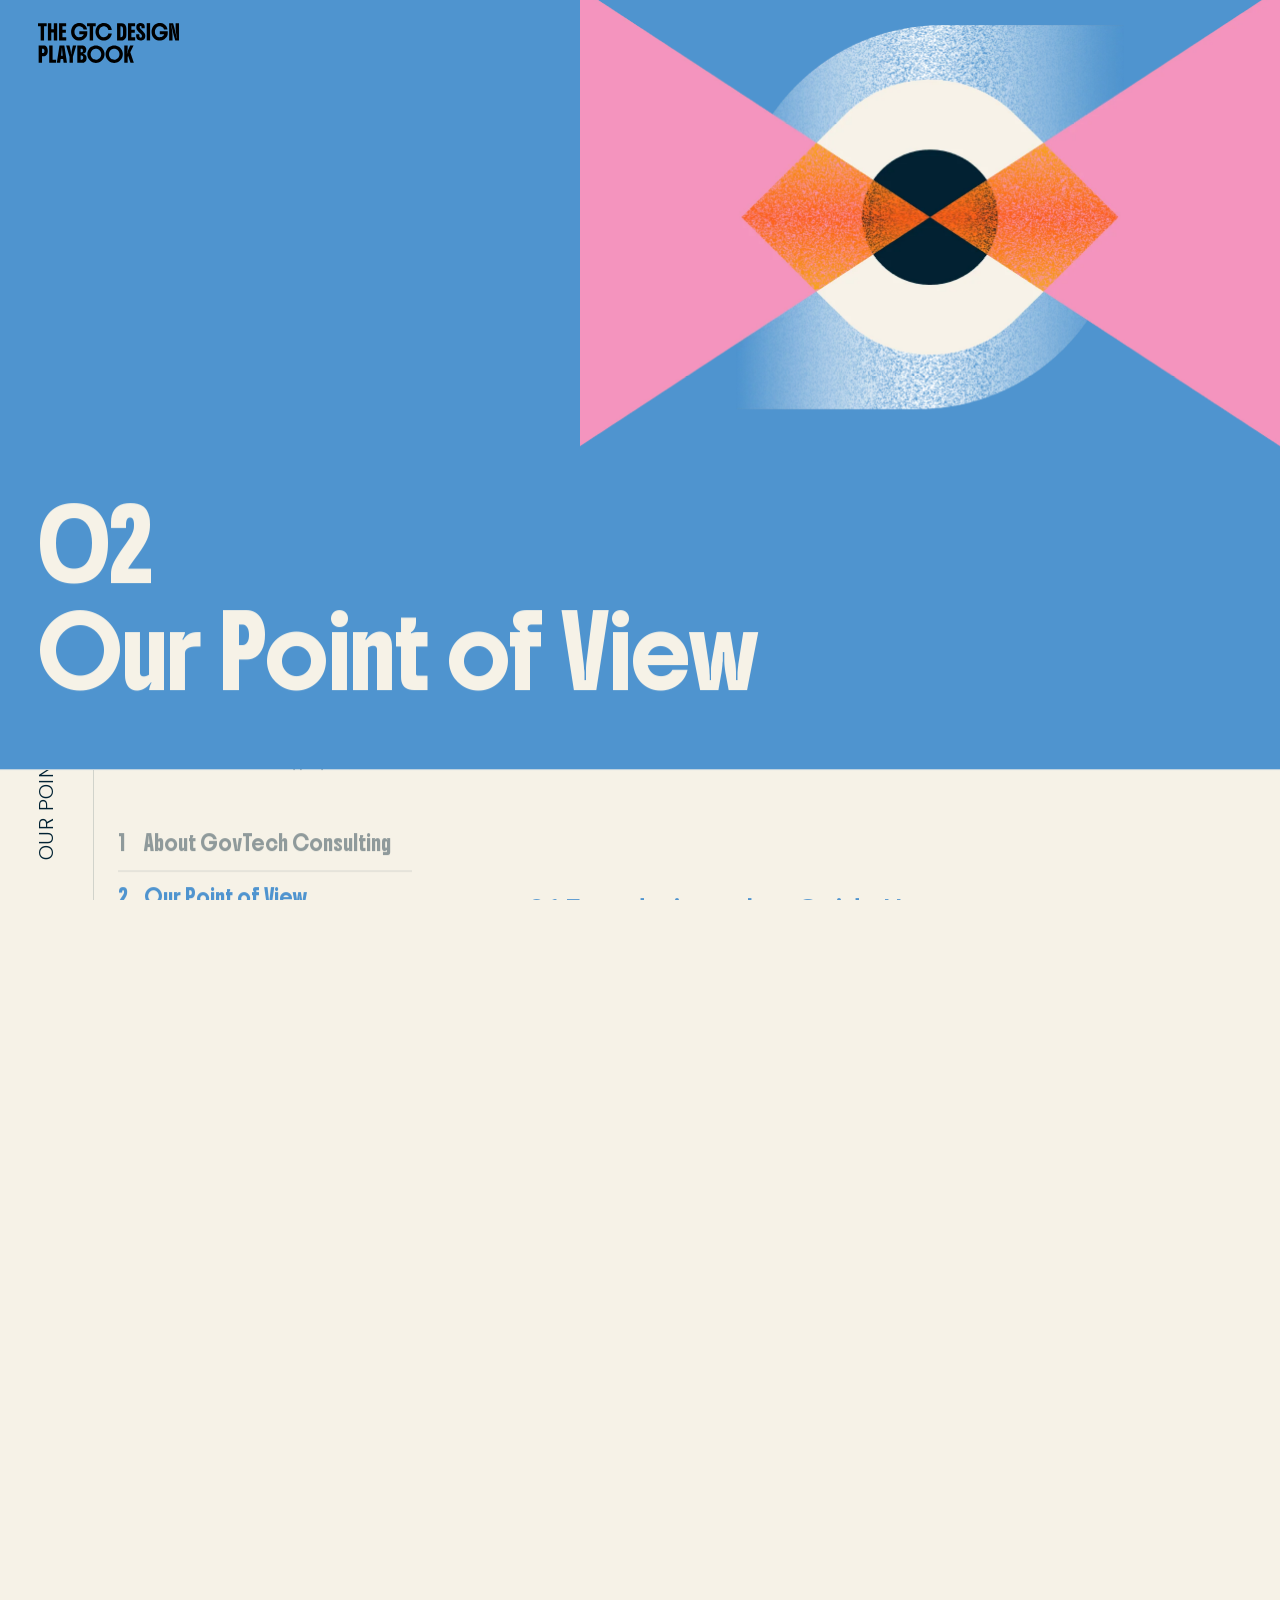
<file: playbook.html>
<!DOCTYPE html>
<!-- The GTC Design Playbook — built by the GovTech Consulting Design Team. -->
<html lang="en" class="js-pending">
<head>
  <meta charset="UTF-8" />
  <meta name="viewport" content="width=device-width, initial-scale=1.0" />
  <base href="/" />
  <title>The Design Playbook — GovTech Consulting</title>
  <meta name="description" content="The GTC Design Playbook, read end to end: why we exist, our point of view, and the stages of a project — one continuous, seamless scroll." />
  <link rel="icon" type="image/png" href="assets/favicon.png" />
  <link rel="preload" href="assets/fonts/DMSans.woff2" as="font" type="font/woff2" crossorigin />
  <link rel="preload" href="assets/fonts/Boldonse-Regular.woff2" as="font" type="font/woff2" crossorigin />
  <link rel="preload" href="assets/fonts/SourceSerif4.woff2" as="font" type="font/woff2" crossorigin />
  <link rel="preload" href="assets/playbook_logo.svg" as="image" />
  <style id="fouc-shield">
    html.js-pending body { background: var(--chalk, #f6f1e6); }
    html.js-pending .topbar,
    html.js-pending .rail,
    html.js-pending #smooth-wrapper,
    html.js-pending .chapter-panel,
    html.js-pending .page-body,
    html.js-pending .page-hero,
    html.js-pending .hero-flower,
    html.js-pending .toc,
    html.js-pending .toc-bar { opacity: 0 !important; visibility: hidden !important; }
  </style>
  <noscript><style>
    html.js-pending .topbar, html.js-pending .rail, html.js-pending #smooth-wrapper,
    html.js-pending .chapter-panel, html.js-pending .page-body, html.js-pending .page-hero,
    html.js-pending .hero-flower, html.js-pending .toc, html.js-pending .toc-bar
      { opacity: 1 !important; visibility: visible !important; }
  </style></noscript>
  <link rel="stylesheet" href="css/styles.css" />
  <link rel="stylesheet" href="css/chapter.css" />
  <link rel="stylesheet" href="css/playbook.css" />
  <script>
    /* FOUC shield safety net: html.js-pending hides every above-the-fold element
       until main.js/chapter.js run their initial gsap.set's. If those modules never
       boot (network error, JS exception), drop the shield anyway so the page can't
       stay blank-chalk forever. Inline so it needs no request of its own. */
    setTimeout(function () { document.documentElement.classList.remove("js-pending"); }, 3000);
  </script>
  <script src="js/routes.js"></script>
  <script>
    // Pre-paint: when deep-linking to a chapter/section path (or legacy #hash), hold the
    // content hidden so the reader never flashes Chapter 1's hero before jumping.
    // js/chapter.js positions the page, then reveals it (see handleDeepLink).
    (function () {
      try { history.scrollRestoration = "manual"; } catch (e) {}
      var deep =
        (window.GTCRoutes && window.GTCRoutes.isReaderPath(location.pathname)) ||
        (location.hash && location.hash.length > 1);
      if (deep) document.documentElement.classList.add("deeplinking");
    })();
  </script>
</head>
<body>
  <header class="topbar">
    <a class="topbar__logo" href="/" aria-label="The GTC Design Playbook — home">
      <img src="assets/playbook_logo.svg" alt="The GTC Design Playbook" />
    </a>
  </header>

  <div class="rail" aria-label="Section navigation">
    <span class="rail__divider" aria-hidden="true"></span>
    <p class="rail__label">why we exist, and the moment</p>
  </div>

  <nav class="toc-bar" aria-label="Sections" hidden>
    <button class="toc-bar__arrow toc-bar__arrow--prev" type="button" aria-label="Previous section">
      <svg viewBox="0 0 24 24" width="20" height="20" fill="none" stroke="currentColor" stroke-width="2" stroke-linecap="round" stroke-linejoin="round" aria-hidden="true"><polyline points="15 18 9 12 15 6" /></svg>
    </button>
    <button class="toc-bar__label" type="button" aria-expanded="false" aria-controls="toc-sheet" aria-haspopup="dialog">
      <span class="toc-bar__num"></span>
      <span class="toc-bar__title"></span>
    </button>
    <button class="toc-bar__arrow toc-bar__arrow--next" type="button" aria-label="Next section">
      <svg viewBox="0 0 24 24" width="20" height="20" fill="none" stroke="currentColor" stroke-width="2" stroke-linecap="round" stroke-linejoin="round" aria-hidden="true"><polyline points="9 18 15 12 9 6" /></svg>
    </button>
  </nav>
  <div class="toc-sheet" id="toc-sheet" role="dialog" aria-label="Table of contents">
    <div class="toc-sheet__mask">
      <div class="toc-sheet__panel"></div>
    </div>
  </div>

  <div id="smooth-wrapper">
    <div id="smooth-content">
  <main class="playbook">


    <section class="section chapter-panel" id="ch1"
             data-rail="about govtech consulting"
             style="--hero-bg: var(--orange); --hero-title: var(--chalk); --accent: var(--orange); --flower-aspect: 611 / 611;">
     <div class="chapter-panel__scale">

      <section class="page-hero">
        <h1 class="page-hero__title">
          <span class="reveal">01</span>
          <span class="reveal">About GovTech Consulting</span>
        </h1>
        <div class="hero-flower" aria-hidden="true">
          <div class="hero-flower__spin">
            <img src="assets/1_Graphic.svg" alt="" />
          </div>
        </div>
      </section>

      <section class="page-body">
        <div class="page-body__canvas">
         <div class="body-left">
          <nav class="toc" aria-label="Chapter 1 contents">
            <div class="toc__scroll">
              <ul class="toc__chapters">
                <li>
                  <span class="toc__chapter is-current" aria-current="true">
                    <span class="toc__chapter-num">1</span>
                    <span class="toc__chapter-name">About GovTech Consulting</span>
                  </span>
                  <ul class="toc__list">
                    <li>
                      <a class="toc__row is-active" data-toc="s-11" href="#s-11">
                        <span class="toc__num">1.1</span><span class="toc__rule" aria-hidden="true"></span>
                        <span class="toc__title">Who We Are</span>
                      </a>
                    </li>
                  </ul>
                </li>
                <li>
                  <a class="toc__chapter" data-href="/chapter-2" href="/chapter-2">
                    <span class="toc__chapter-num">2</span>
                    <span class="toc__chapter-name">Our Point of View</span>
                  </a>
                </li>
                <li>
                  <a class="toc__chapter" data-href="/chapter-3" href="/chapter-3">
                    <span class="toc__chapter-num">3</span>
                    <span class="toc__chapter-name">Our Approach</span>
                  </a>
                </li>
                <li>
                  <a class="toc__chapter" data-href="/chapter-4" href="/chapter-4">
                    <span class="toc__chapter-num">4</span>
                    <span class="toc__chapter-name">Stages of Engagement</span>
                  </a>
                </li>
                <li>
                  <a class="toc__chapter" data-href="/chapter-5" href="/chapter-5">
                    <span class="toc__chapter-num">5</span>
                    <span class="toc__chapter-name">How We Work</span>
                  </a>
                </li>
                <li>
                  <a class="toc__chapter toc__chapter--about" data-href="/about" href="/about">
                    <span class="toc__chapter-num"></span>
                    <span class="toc__chapter-name">Behind the playbook</span>
                  </a>
                </li>
              </ul>
            </div>
          </nav>
         </div>

          <article class="copy">

            <h3 class="section-head reveal" id="s-11">1.1 Who We Are</h3>
            <p class="lead reveal">GovTech Consulting (GTC) was established in June 2025 to advance Singapore&rsquo;s <a href="https://www.smartnation.gov.sg/about/our-vision/smart-nation-vision/" target="_blank" rel="noopener">national mandate</a> for a resilient digital public infrastructure, supporting agencies to navigate the complex, shifting demands of an AI-driven world.</p>
            <p class="reveal">As government agencies drive the digital future of public services, the GTC Design team partners directly with agency counterparts to rethink how their services are discovered, designed, and built &mdash; adapting digital experiences as the public&rsquo;s relationship with government evolves. Now fifty strong and steadily growing, our team brings together diverse backgrounds to introduce novel ways of meeting complex challenges. Working side by side with public officers, we collaborate to fulfil a shared mission: transforming services and elevating the quality of technology for the public good, together.</p>
          </article>

        </div>
      </section>
     </div>
    </section>

    <section class="section chapter-panel" id="ch2"
             data-rail="our point of view"
             style="--hero-bg: var(--blue); --hero-title: var(--chalk); --accent: var(--blue); --flower-aspect: 230 / 229;">
     <div class="chapter-panel__scale">

      <section class="page-hero">
        <h1 class="page-hero__title">
          <span class="reveal">02</span>
          <span class="reveal">Our Point of View</span>
        </h1>
        <div class="hero-flower" aria-hidden="true">
          <div class="hero-flower__spin">
            <img src="assets/2_Graphic.webp" alt="" />
          </div>
        </div>
      </section>

      <section class="page-body">
        <div class="page-body__canvas">
         <div class="body-left">
          <nav class="toc" aria-label="Chapter 2 contents">
            <div class="toc__scroll">
              <ul class="toc__chapters">
                <li>
                  <a class="toc__chapter" data-href="/chapter-1" href="/chapter-1">
                    <span class="toc__chapter-num">1</span>
                    <span class="toc__chapter-name">About GovTech Consulting</span>
                  </a>
                </li>
                <li>
                  <span class="toc__chapter is-current" aria-current="true">
                    <span class="toc__chapter-num">2</span>
                    <span class="toc__chapter-name">Our Point of View</span>
                  </span>
                  <ul class="toc__list">
                    <li>
                      <a class="toc__row is-active" data-toc="s-21" href="#s-21">
                        <span class="toc__num">2.1</span><span class="toc__rule" aria-hidden="true"></span>
                        <span class="toc__title">Foundations that Guide Us</span>
                      </a>
                    </li>
                    <li>
                      <a class="toc__row" data-toc="s-22" href="#s-22">
                        <span class="toc__num">2.2</span><span class="toc__rule" aria-hidden="true"></span>
                        <span class="toc__title">Our Principles of Execution</span>
                      </a>
                      <ul class="toc__sub">
                        <li><a class="toc__subrow" data-toc="s-22-1" href="#s-22-1"><span class="toc__subtitle">Our operating principles</span></a></li>
                        <li><a class="toc__subrow" data-toc="s-22-2" href="#s-22-2"><span class="toc__subtitle">The human anchor in AI</span></a></li>
                      </ul>
                    </li>
                    <li>
                      <a class="toc__row" data-toc="s-23" href="#s-23">
                        <span class="toc__num">2.3</span><span class="toc__rule" aria-hidden="true"></span>
                        <span class="toc__title">Through a Discovery Lens</span>
                      </a>
                      <ul class="toc__sub">
                        <li><a class="toc__subrow" data-toc="s-23-1" href="#s-23-1"><span class="toc__subtitle">The cost of bypassing discovery</span></a></li>
                        <li><a class="toc__subrow" data-toc="s-23-2" href="#s-23-2"><span class="toc__subtitle">The GTC design path</span></a></li>
                        <li><a class="toc__subrow" data-toc="s-23-3" href="#s-23-3"><span class="toc__subtitle">What discovery means to us</span></a></li>
                      </ul>
                    </li>
                    <li>
                      <a class="toc__row" data-toc="s-24" href="#s-24">
                        <span class="toc__num">2.4</span><span class="toc__rule" aria-hidden="true"></span>
                        <span class="toc__title">Success in our eyes</span>
                      </a>
                    </li>
                  </ul>
                </li>
                <li>
                  <a class="toc__chapter" data-href="/chapter-3" href="/chapter-3">
                    <span class="toc__chapter-num">3</span>
                    <span class="toc__chapter-name">Our Approach</span>
                  </a>
                </li>
                <li>
                  <a class="toc__chapter" data-href="/chapter-4" href="/chapter-4">
                    <span class="toc__chapter-num">4</span>
                    <span class="toc__chapter-name">Stages of Engagement</span>
                  </a>
                </li>
                <li>
                  <a class="toc__chapter" data-href="/chapter-5" href="/chapter-5">
                    <span class="toc__chapter-num">5</span>
                    <span class="toc__chapter-name">How We Work</span>
                  </a>
                </li>
                <li>
                  <a class="toc__chapter toc__chapter--about" data-href="/about" href="/about">
                    <span class="toc__chapter-num"></span>
                    <span class="toc__chapter-name">Behind the playbook</span>
                  </a>
                </li>
              </ul>
            </div>
          </nav>
         </div>

          <article class="copy">

            <h3 class="section-head reveal" id="s-21">2.1 Foundations that Guide Us</h3>
            <p class="lead reveal">Government services exist to serve everyone. Whether we are designing for a resident accessing a public portal or the officer working the system from inside, our ultimate goal remains the same: ensuring a reliable, effective experience for whoever is on the other side of the screen.</p>
            <p class="reveal">In order to do our work well, we must operate within the guardrails of the public sector.</p>

            <p class="reveal"><strong>The system we work in:</strong></p>
            <ul class="reveal">
              <li><strong>Public frameworks</strong> — that govern what services or products can be built.</li>
              <li><strong>Governance structure</strong> — that shapes how policy decisions are made.</li>
              <li><strong>Accountability to the public</strong> — that serves as the ultimate purpose of our designs.</li>
            </ul>

            <p class="reveal"><strong>The breadth we design for:</strong></p>
            <div class="rulegrid rulegrid--3 reveal">
              <div class="rulegrid__col">
                <p class="rulegrid__title">Equitable access to public services</p>
                <p>We design for everyone, including all abilities, age, language, and digital fluency.</p>
              </div>
              <div class="rulegrid__col">
                <p class="rulegrid__title">A united government experience</p>
                <p>We design for the integrity of the entire civic journey, connecting public services into a seamless experience that feels like one government, not many.</p>
              </div>
              <div class="rulegrid__col">
                <p class="rulegrid__title">Improved services for public officers</p>
                <p>We design to improve tools and processes for officers so they can deliver services with greater confidence.</p>
              </div>
            </div>

            <div class="section-divider reveal" aria-hidden="true">
              <img src="assets/02%20Divider.svg" alt="" />
            </div>
            <h3 class="section-head reveal" id="s-22">2.2 Our Principles of Execution</h3>
            <p class="reveal">Great public services are the result of well-informed and deliberate choices. In a landscape where technical capacity can outpace decision-making, we hold ourselves to the following principles to ensure our work maintains technical rigour and depth, whilst centring human experiences.</p>

            <h4 class="subsection-head reveal" id="s-22-1">Our operating principles</h4>
            <ul class="reveal">
              <li><strong>Anchoring in discovery.</strong> Uncovering what is true at the start ensures we confidently solve the right problem from day one. While the depth of discovery scales to match the project, embedding this practice into our workflow remains non-negotiable. <em>(See 2.3 and 4.2: Discovery.)</em></li>
              <li><strong>Validating to understand.</strong> Bringing prototypes into early discovery generates real-world signals faster. Because the cost of building has collapsed, using prototypes early serves as our most effective tool for de-risking critical decisions before we scale.</li>
              <li><strong>Designing for the whole system.</strong> Looking beyond the digital interface allows us to shape the entire delivery chain, including policy, process, operations, and public experience. A product only truly succeeds when the ecosystem supporting it thrives. <em>(See 2.3: Through a Discovery Lens.)</em></li>
              <li><strong>Building partner capability.</strong> Equipping agency partners to own and iterate on the work ensures lasting impact long after we leave. True success means moving beyond temporary delivery to leave our partners entirely self-sufficient. <em>(See 3.3: Building Lasting Capability.)</em></li>
              <li><strong>Unifying team effort.</strong> Collapsing the boundaries between team members and their specialised disciplines allows us to cross-examine ideas from multiple angles simultaneously. Working as a unified team during discovery lets us navigate new technologies seamlessly, replacing slow handoffs.</li>
            </ul>

            <aside class="callout reveal">
              <img class="callout__icon" src="assets/menu_2_hover.webp" alt="" width="40" height="40" aria-hidden="true" />
              <div class="callout__body">
                <p class="callout__title">What we’re still working out</p>
                <p>Where exactly these discipline boundaries should sit. There is no settled answer yet, and we aren’t waiting for one. We are intentionally experimenting our way toward it, and we expect what we learn to evolve how we design and build.</p>
              </div>
            </aside>

            <h4 class="subsection-head reveal" id="s-22-2">The human anchor in AI</h4>
            <p class="reveal">AI has shifted the way we work — from the shape of our team to the velocity of our tools and the methods we use to solve problems. The GTC Design team uses AI to augment three key areas:</p>
            <ul class="reveal">
              <li><strong>Our processes:</strong> we use AI to scale our operations effectively, freeing up capacity so we can maintain solid internal systems, personalise onboarding, and stay cohesive as we grow.</li>
              <li><strong>Our craft:</strong> we use AI to expand our technical boundaries by building with repeatable tools, allowing us to do more, move faster, and achieve what was previously out of reach.</li>
              <li><strong>Our output:</strong> we use AI for rapid learning through rapid prototyping. Getting real prototypes into users’ hands lets us test assumptions and iterate alongside business teams in real time.</li>
            </ul>
            <p class="reveal">Even so, AI outputs often miss the operational nuances that only exist in the physical world. Public services are deeply human ecosystems, and the human judgment required to navigate them can’t be resolved in a prompt. This judgment is what drives our most important decisions:</p>
            <ul class="reveal">
              <li>Mapping out how a new digital tool will change the rhythm of an officer’s daily routines.</li>
              <li>Translating lived user experiences into long-term design strategies.</li>
              <li>Turning competing institutional priorities into a roadmap that agencies can act on.</li>
            </ul>
            <p class="reveal">We rely on technology to handle the heavy lifting, but strategy, ethics, and human discernment cannot be replicated by a model. They remain at the core of our craft, and they are the reason our team shows up the way we do.</p>
            <blockquote class="pullquote reveal">
              <img class="pullquote__mark" src="assets/pullmark.svg" alt="" aria-hidden="true" width="15" height="15" />
              <p>Public services are deeply human ecosystems, and the human judgment required to navigate them can’t be resolved in a prompt.</p>
            </blockquote>

            <div class="section-divider reveal" aria-hidden="true">
              <img src="assets/02%20Divider.svg" alt="" />
            </div>
            <h3 class="section-head reveal" id="s-23">2.3 Through a Discovery Lens</h3>
            <p class="reveal">No matter how complex the legacy structures, or how siloed the agencies may be, finding an engagement’s core problem begins with discovery. When we work with agency partners, our first goal is to build a shared understanding of the systems, constraints, and the people involved, while actively testing early assumptions. As the stated problem is rarely the root problem, racing ahead on assumptions is a fast track to solving a problem that may not exist.</p>

            <h4 class="subsection-head reveal" id="s-23-1">The cost of bypassing discovery</h4>
            <p class="reveal">Skipping the discovery phase fundamentally shifts the product’s risk, scope, and strategic focus. Here is what happens when an insight-led endeavour is replaced by unverified assumptions:</p>
            <div class="ctable ctable--2 reveal">
              <div class="ctable__row ctable__row--head">
                <div class="ctable__cell ctable__cell--head">Without discovery (assumption-led)</div>
                <div class="ctable__cell ctable__cell--head">With discovery (insight-led)</div>
              </div>
              <div class="ctable__row">
                <div class="ctable__cell" data-label="Without discovery (assumption-led)">
                  <p><strong>High risk:</strong> building unverified features that fail post-launch, draining agency time and budget.</p>
                  <p><strong>Bloated scope:</strong> reacting to symptoms by trying to solve every adjacent issue at once.</p>
                  <p><strong>Output-focused:</strong> delivering a rigid product that performs a function but misses the human context.</p>
                </div>
                <div class="ctable__cell" data-label="With discovery (insight-led)">
                  <p><strong>De-risked:</strong> validating concepts early to save effort, cost, and structural friction.</p>
                  <p><strong>Strategic scope:</strong> focusing collective effort on features that drive the highest systemic impact.</p>
                  <p><strong>Outcome-focused:</strong> delivering an adaptable capability that solves a real, verified user problem.</p>
                </div>
              </div>
            </div>

            <h4 class="subsection-head reveal" id="s-23-2">The GTC design path</h4>
            <p class="reveal">Complex products and engagements tend to stall in one of two ways.</p>
            <ul class="reveal">
              <li><strong>Building without evidence (the blind sprint):</strong> building straight into engineering on unverified assumptions, then discovering post-launch that the problem was misunderstood.</li>
              <li><strong>Discovering without building (the analysis paralysis):</strong> months of research that surfaces brilliant insights, but they stay trapped in slide decks and never become working software.</li>
            </ul>
            <p class="reveal">The GTC path runs directly through the middle. We treat discovery and rapid prototyping as one continuous loop, ensuring that every solution we build is grounded in real-world evidence, and every insight we uncover is immediately tested in a working prototype.</p>
            <figure class="figure reveal">
              <img class="figure__img" src="assets/diagram_2-3_gtc-path.webp" width="1100" height="574" alt="Two failure modes flank the GTC path. Approach A — build without discovery — solves the wrong problem with high confidence; Approach B — discovery without build — identifies the problem but builds nothing; the GTC path between them combines discovery and prototyping to produce real signal early through continuous experimentation upstream." />
            </figure>

            <h4 class="subsection-head reveal" id="s-23-3">What discovery means to us: a two-phase approach</h4>
            <p class="reveal">The landscape of discovery is changing as quickly as the technology around it, but our purpose remains unchanged: to find what’s true before building a solution. What <em>has</em> changed is our ability to now get from insight to evidence faster than ever.</p>
            <p class="reveal">Rather than treating discovery as a linear phase, the GTC Design team sees discovery as a loop that runs in two subphases which then feed each other: <strong>(1) Discover What’s True</strong> and <strong>(2) Discover What Works</strong>.</p>

            <details class="accordion reveal" open>
              <summary class="accordion__head">
                <span class="accordion__title">Subphase 1: Discover What’s True<span class="accordion__sub">(To frame a problem)</span></span>
              </summary>
              <div class="accordion__body">
                <p><strong>To anchor our strategy in facts rather than assumptions</strong>, we continue to analyse the current landscape. Mapping these systemic realities and stakeholder constraints aligns agency partners around the root problem, ensuring resources aren’t wasted. <em>(See 4.2: Discovery — Subphase 1.)</em></p>
              </div>
            </details>

            <details class="accordion reveal" open>
              <summary class="accordion__head">
                <span class="accordion__title">Subphase 2: Discover What Works<span class="accordion__sub">(To rapidly experiment)</span></span>
              </summary>
              <div class="accordion__body">
                <p><strong>To conduct iterative solutioning that catches operational friction early,</strong> we pull prototyping out of late-stage development and into early discovery, ensuring ideas meet reality before we commit engineering effort. Testing these prototypes against the data validates our direction with concrete evidence and captures actual user behaviour before development begins. This ultimately saves officers from administrative roadblocks and delivers a reliable experience for the public. <em>(See 4.2: Discovery — Subphase 2.)</em></p>
              </div>
            </details>

            <div class="section-divider reveal" aria-hidden="true">
              <img src="assets/02%20Divider.svg" alt="" />
            </div>
            <h3 class="section-head reveal" id="s-24">2.4 Success in our eyes</h3>
            <p class="reveal">The pace of development has accelerated dramatically. But speed applied to the wrong problem is just the wrong problem arrived at sooner. As public needs continue to evolve over time, getting it right takes more than moving quickly; it requires the judgment to know when to push forward and when to slow down — especially within institutions where the default reaction is to settle for “how it’s always been done”.</p>
            <p class="reveal">Below are the indicators that show we are moving in the right direction:</p>
            <ul class="reveal">
              <li><strong>The right problems were named.</strong> We identified and articulated the real, discovered problem, rather than settling for what was assumed.</li>
              <li><strong>The hard line was held.</strong> We pushed back on assumptions and legacy framings rather than accepting them at face value, to protect the integrity of the final product.</li>
              <li><strong>The technology served the people.</strong> We empowered partner agencies to deploy user-centric solutions that accurately solved real friction points and elevated the citizen experience.</li>
              <li><strong>The agency’s capabilities were built.</strong> We established sustainable operational frameworks, enabling agency partners to drive the work forward without long-term dependency on GTC.</li>
              <li><strong>The standard was modelled.</strong> We demonstrated a level of rigour, empathy, and speed that set a new operational template for the agency’s future endeavours.</li>
            </ul>
        </article>
        </div>
      </section>

     </div>
    </section>

    <section class="section chapter-panel" id="ch3"
             data-rail="our approach"
             style="--hero-bg: var(--orange); --hero-title: var(--chalk); --accent: var(--orange); --flower-aspect: 600 / 600;">
     <div class="chapter-panel__scale">

      <section class="page-hero">
        <h1 class="page-hero__title">
          <span class="reveal">03</span>
          <span class="reveal">Our Approach</span>
        </h1>
        <div class="hero-flower" aria-hidden="true">
          <div class="hero-flower__spin">
            <img src="assets/3_Graphic.webp" alt="" />
          </div>
        </div>
      </section>

      <section class="page-body">
        <div class="page-body__canvas">
         <div class="body-left">
          <nav class="toc" aria-label="Chapter 3 contents">
            <div class="toc__scroll">
              <ul class="toc__chapters">
                <li>
                  <a class="toc__chapter" data-href="/chapter-1" href="/chapter-1">
                    <span class="toc__chapter-num">1</span>
                    <span class="toc__chapter-name">About GovTech Consulting</span>
                  </a>
                </li>
                <li>
                  <a class="toc__chapter" data-href="/chapter-2" href="/chapter-2">
                    <span class="toc__chapter-num">2</span>
                    <span class="toc__chapter-name">Our Point of View</span>
                  </a>
                </li>
                <li>
                  <span class="toc__chapter is-current" aria-current="true">
                    <span class="toc__chapter-num">3</span>
                    <span class="toc__chapter-name">Our Approach</span>
                  </span>
                  <ul class="toc__list">
                    <li>
                      <a class="toc__row is-active" data-toc="s-31" href="#s-31">
                        <span class="toc__num">3.1</span><span class="toc__rule" aria-hidden="true"></span>
                        <span class="toc__title">The Shape of Engagement</span>
                      </a>
                      <ul class="toc__sub">
                        <li><a class="toc__subrow" data-toc="s-31-1" href="#s-31-1"><span class="toc__subtitle">Where we enter</span></a></li>
                        <li><a class="toc__subrow" data-toc="s-31-2" href="#s-31-2"><span class="toc__subtitle">Where we exit</span></a></li>
                      </ul>
                    </li>
                    <li>
                      <a class="toc__row" data-toc="s-32" href="#s-32">
                        <span class="toc__num">3.2</span><span class="toc__rule" aria-hidden="true"></span>
                        <span class="toc__title">The Work We Build On</span>
                      </a>
                      <ul class="toc__sub">
                        <li><a class="toc__subrow" data-toc="s-32-1" href="#s-32-1"><span class="toc__subtitle">Types of engagement we take on</span></a></li>
                        <li><a class="toc__subrow" data-toc="s-32-2" href="#s-32-2"><span class="toc__subtitle">What we don’t do</span></a></li>
                      </ul>
                    </li>
                    <li>
                      <a class="toc__row" data-toc="s-33" href="#s-33">
                        <span class="toc__num">3.3</span><span class="toc__rule" aria-hidden="true"></span>
                        <span class="toc__title">Building Lasting Capability</span>
                      </a>
                      <ul class="toc__sub">
                        <li><a class="toc__subrow" data-toc="s-33-1" href="#s-33-1"><span class="toc__subtitle">Two tracks of capability building</span></a></li>
                      </ul>
                    </li>
                  </ul>
                </li>
                <li>
                  <a class="toc__chapter" data-href="/chapter-4" href="/chapter-4">
                    <span class="toc__chapter-num">4</span>
                    <span class="toc__chapter-name">Stages of Engagement</span>
                  </a>
                </li>
                <li>
                  <a class="toc__chapter" data-href="/chapter-5" href="/chapter-5">
                    <span class="toc__chapter-num">5</span>
                    <span class="toc__chapter-name">How We Work</span>
                  </a>
                </li>
                <li>
                  <a class="toc__chapter toc__chapter--about" data-href="/about" href="/about">
                    <span class="toc__chapter-num"></span>
                    <span class="toc__chapter-name">Behind the playbook</span>
                  </a>
                </li>
              </ul>
            </div>
          </nav>
         </div>

          <article class="copy">

            <h3 class="section-head reveal" id="s-31">3.1 The Shape of Engagement</h3>
            <p class="lead reveal">Partnership is how we work. Agencies bring the domain knowledge and the mandate; GTC designers bring discovery capability, technology, and product expertise. Together, we build something that creates real impact for the public. Below shows where our partnership begins and ends, and why both points matter.</p>
            <figure class="figure reveal">
              <img class="figure__img" src="assets/diagram_3-1_engagement-arc-v2.webp" width="2005" height="292" alt="Engagement timeline. We enter at Qualify, move through Discovery — Subphase 1 (discover what’s true) then Subphase 2 (discover what works) — and on into Build. Two exit points are marked: Exit 1 at the entry of build after the pilot, and Exit 2 at the end of build." />
            </figure>
            <p class="source-note reveal"><em>This diagram only shows where GTC designers enter and exit an engagement cycle.</em></p>

            <h4 class="subsection-head reveal" id="s-31-1">Where we enter</h4>
            <p class="reveal">The earlier we’re brought in to help shape the problem, the more value the work creates. If the direction is already locked, the scope fixed without discovery, or the agency already committed to a specific build, our ability to help agency partners solve core issues drops significantly. Wherever we enter, we tell agencies what’s still achievable from that point, so both sides begin with a shared, realistic picture of what’s possible.</p>

            <h4 class="subsection-head reveal" id="s-31-2">Where we exit</h4>
            <p class="reveal">We don’t leave teams hanging. Our intention is always to build up the agency’s own capability to carry the work forward, and that transfer of ownership starts on day one, not at the handover line. We typically step away at one of two natural exit points:</p>
            <div class="rulegrid reveal">
              <div class="rulegrid__col">
                <p class="rulegrid__title">Exit Option A — Entry of Build and Delivery</p>
                <p>GTC designers hand off after the initial pilot phase, having helped agencies build key features of the final solution. To support the next steps of production, we provide the necessary artefacts and documentation. Other GTC team members may step in here to support agency partners with capability building. <em>(See 4.3: Building and Delivery; 3.3: Building Lasting Capability.)</em></p>
              </div>
              <div class="rulegrid__col">
                <p class="rulegrid__title">Exit Option B — End of Build and Delivery</p>
                <p>GTC designers stay through the actual build and launch, stepping away only when the service is live and the agency team is fully equipped to run it independently. <em>(See 4.3: Building and Delivery.)</em></p>
              </div>
            </div>

            <div class="section-divider reveal" aria-hidden="true">
              <img src="assets/01%20Divider.svg" alt="" />
            </div>
            <h3 class="section-head reveal" id="s-32">3.2 The Work We Build On</h3>

            <h4 class="subsection-head reveal" id="s-32-1">Types of engagement we take on</h4>
            <p class="reveal">Our work starts with two conditions: (1) a problem worth solving, and (2) a partner ready to work alongside us to solve it. Before committing to an engagement, we work together to understand the engagement landscape — whether the budget is secured, what it covers, and whether it aligns with the proposed scope. Surfacing this early builds the transparency that makes for a productive partnership. <em>(See 4.1: Qualifying.)</em></p>
            <div class="ctable ctable--2 reveal">
              <div class="ctable__row ctable__row--head">
                <div class="ctable__cell ctable__cell--head">The scenario</div>
                <div class="ctable__cell ctable__cell--head">What we do</div>
              </div>
              <div class="ctable__row">
                <div class="ctable__cell" data-label="The scenario"><p><strong>Legacy system overhaul.</strong> <em>An agency’s legacy system is failing both users and officers.</em></p></div>
                <div class="ctable__cell" data-label="What we do"><ul><li>Discover what is actually broken.</li><li>Map the full service.</li><li>Prototype what an improved version could look like.</li></ul></div>
              </div>
              <div class="ctable__row">
                <div class="ctable__cell" data-label="The scenario"><p><strong>Digital policy validation.</strong> <em>A ministry wants to understand whether a new policy can be delivered digitally.</em></p></div>
                <div class="ctable__cell" data-label="What we do"><ul><li>Run discovery to validate the need.</li><li>Surface the constraints.</li><li>Experiment with what a service could be before any build commitment is made.</li></ul></div>
              </div>
              <div class="ctable__row">
                <div class="ctable__cell" data-label="The scenario"><p><strong>System &amp; operational consolidation.</strong> <em>An agency is streamlining multiple fragmented systems into a single platform, requiring entirely new internal workflows.</em></p></div>
                <div class="ctable__cell" data-label="What we do"><ul><li>Discover to rethink the people, process, and workflows around it.</li><li>Rebuild the operation alongside the new platform.</li></ul></div>
              </div>
            </div>

            <h4 class="subsection-head reveal" id="s-32-2">What we don’t do</h4>
            <p class="reveal">We work as an advisory partner, not as a permanent vendor or an ongoing operational arm. Our goal is to build capabilities that outlast us (more on that in 3.3: Building Lasting Capability). To protect that focus, here’s a quick look at what’s in and out of scope:</p>
            <div class="ctable ctable--2 reveal">
              <div class="ctable__row ctable__row--head">
                <div class="ctable__cell ctable__cell--head">What we don’t do</div>
                <div class="ctable__cell ctable__cell--head">What we do instead</div>
              </div>
              <div class="ctable__row">
                <div class="ctable__cell" data-label="What we don’t do"><p><strong>Take over the entire engagement cycle.</strong> We are a consulting and discovery team, not the permanent design or engineering function for an agency.</p></div>
                <div class="ctable__cell" data-label="What we do instead"><p><strong>Accelerate, enable, and pilot solutions.</strong> We focus on the discovery arc, building proofs of concept and value (POC/POV) before handing over to our agency partner’s engineering team.</p></div>
              </div>
              <div class="ctable__row">
                <div class="ctable__cell" data-label="What we don’t do"><p><strong>Write funding papers or investment proposals.</strong> This includes IB papers, procurement documents, and the like.</p></div>
                <div class="ctable__cell" data-label="What we do instead"><p><strong>Inform strategic thinking.</strong> We provide the foundational insights and data that help an agency shape and back up their internal case.</p></div>
              </div>
              <div class="ctable__row">
                <div class="ctable__cell" data-label="What we don’t do"><p><strong>Design without being involved in the discovery.</strong> If a solution has already been decided and we’re asked only to make it look good, that isn’t an engagement we can add real value to.</p></div>
                <div class="ctable__cell" data-label="What we do instead"><p><strong>Design based on discovery insights.</strong> We ensure our design is deeply connected to user research, constraints, and verified needs. <em>(See 2.3: Through a Discovery Lens.)</em></p></div>
              </div>
              <div class="ctable__row">
                <div class="ctable__cell" data-label="What we don’t do"><p><strong>*Run isolated research tasks without a discovery arc.</strong> We are not a research-for-hire team delivering standalone tasks; research has to connect to discovery, hypothesis, and action.</p></div>
                <div class="ctable__cell" data-label="What we do instead"><p><strong>Connect research to clear next steps.</strong> We ensure every research piece connects to a full discovery arc with clear hypothesis, validated findings, and tangible action. <em>(See 2.3: Through a Discovery Lens and 4.2: Discovery.)</em></p></div>
              </div>
              <div class="ctable__row">
                <div class="ctable__cell" data-label="What we don’t do"><p><strong>Deliver a prototype and walk away.</strong> We don’t leave partners without roadmaps or context in the handoff.</p></div>
                <div class="ctable__cell" data-label="What we do instead"><p><strong>Build capability for the next step forward.</strong> We guide partners to solve the right problems and set up an environment to maintain the work after we leave. <em>(See 3.3: Building Lasting Capability.)</em></p></div>
              </div>
            </div>
            <aside class="callout reveal">
              <img class="callout__icon" src="assets/menu_3_hover.webp" alt="" width="40" height="40" aria-hidden="true" />
              <div class="callout__body">
                <p class="callout__title">* A note on research-focused engagements</p>
                <p>We help agency partners solve core challenges through a complete discovery arc. However, we do make exceptions for specific institutional requirements — a longer, research-led runway before the process begins, or a partial discovery phase without ideation <em>(see 2.3: Through a Discovery Lens)</em>. Even in these rare cases, the work must still connect to a larger arc of hypothesis and action.</p>
              </div>
            </aside>

            <div class="section-divider reveal" aria-hidden="true">
              <img src="assets/01%20Divider.svg" alt="" />
            </div>
            <h3 class="section-head reveal" id="s-33">3.3 Building Lasting Capability</h3>
            <p class="reveal">The GTC Team measures success not just by the solutions we leave behind, but by the people who carry them forward. Ownership sits with our agency partners; they hold deep domain knowledge and the long-term stakes in the engagement’s success. Beyond helping agencies fill immediate skill gaps early on, our role is to cultivate the structures, tools, and talent necessary for this work to survive — and keep improving — long after we are gone.</p>
            <p class="reveal">Capacity only grows under the right conditions. For the work to sustain itself, three things need to come from the agency side:</p>
            <ul class="reveal">
              <li><strong>A clearly identified business owner</strong> — someone accountable for the outcome.</li>
              <li><strong>A sponsor with decision-making authority</strong> — someone who can clear the path when it matters.</li>
              <li><strong>A shared sense of what success looks like</strong> — agreed between us, and early.</li>
            </ul>
            <aside class="callout reveal">
              <img class="callout__icon" src="assets/menu_3_hover.webp" alt="" width="40" height="40" aria-hidden="true" />
              <div class="callout__body">
                <p class="callout__title">Risks</p>
                <p>Engagements without a clearly identified business owner stall. When no one on the agency side has the authority to make decisions or the mandate to drive the work, even the best discovery and prototyping struggles to land.</p>
              </div>
            </aside>

            <h4 class="subsection-head reveal" id="s-33-1">Two tracks of capability building</h4>
            <p class="reveal">There are two agency teams that we help grow, and they run in parallel alongside the engagement:</p>
            <ul class="reveal">
              <li><strong>The product team</strong> — the people who design, build, and iterate on the service.</li>
              <li><strong>The operations team</strong> — the people who run and sustain it once it’s live.</li>
            </ul>
            <div class="diagram-ph reveal" role="img" aria-label="Diagram placeholder — the capability-building arc running in parallel with the engagement">
              <span class="diagram-ph__tag">Diagram — to come</span>
              <p class="diagram-ph__desc">Capability building shown as a parallel track that starts on day one and runs the full length of the engagement, with two sub-tracks inside it: the product team and the operations team.</p>
            </div>

            <details class="accordion reveal" open>
              <summary class="accordion__head">
                <span class="accordion__title">The product team<span class="accordion__sub">The people who design, build, and iterate on the service</span></span>
              </summary>
              <div class="accordion__body">
                <p>The long-term value of an engagement is rooted in building the right product team from within the agency. When we look for the people, we look for:</p>
                <ul>
                  <li><strong>Mindset fit</strong> — genuine curiosity about the problem, openness to new ways of working, and a collaborative instinct that makes co-creation possible.</li>
                  <li><strong>Readiness to evolve</strong> — a willingness to grow with the work, picking up new methods and adapting as technology reshapes what design can do.</li>
                  <li><strong>Domain knowledge</strong> — an understanding of the agency’s context, systems, and users that’s hard to bring in from outside.</li>
                  <li><strong>Potential for ownership</strong> — the capacity and ambition to eventually lead the work, not just contribute to it.</li>
                </ul>
                <p>There are two ways to build this team, and we have a clear preference:</p>
                <div class="ctable ctable--2">
                  <div class="ctable__row ctable__row--head">
                    <div class="ctable__cell ctable__cell--head">Path 1 — Growing existing talent (preferred)</div>
                    <div class="ctable__cell ctable__cell--head">Path 2 — Bringing in new people</div>
                  </div>
                  <div class="ctable__row">
                    <div class="ctable__cell" data-label="Path 1 — Growing existing talent (preferred)"><p>Up-skilling current staff into design, product, or engineering roles retains invaluable domain context. Involving them early means capability builds naturally alongside the engagement. The earlier these conversations start, with clearing BAU bandwidth and securing approvals, the smoother the path.</p></div>
                    <div class="ctable__cell" data-label="Path 2 — Bringing in new people"><p>Under special circumstances, when additional support is needed, we identify and acquire the appropriate talent to help agency partners continue the work.</p></div>
                  </div>
                </div>
              </div>
            </details>

            <details class="accordion reveal" open>
              <summary class="accordion__head">
                <span class="accordion__title">The operations team<span class="accordion__sub">The people who run and sustain it once it’s live</span></span>
              </summary>
              <div class="accordion__body">
                <p>A project’s success ultimately depends on the team running it after launch — the people maintaining, administering, and reviewing performance day to day. Unlike building a traditional product team, new roles may be introduced to fill this operational layer, making structured change management all the more important.</p>
                <p>Sustaining this team means working through team structure, funding, hiring, and potential vendor partnerships early. Above all, leadership must clearly define the organisation’s long-term commitment once GTC’s direct involvement ends.</p>
              </div>
            </details>
        </article>
        </div>
      </section>

     </div>
    </section>

    <section class="section chapter-panel" id="ch4"
             data-rail="the stages of an engagement"
             style="--hero-bg: var(--blue); --hero-title: var(--chalk); --accent: var(--blue); --flower-aspect: 600 / 600;">
     <div class="chapter-panel__scale">

      <section class="page-hero">
        <h1 class="page-hero__title">
          <span class="reveal">04</span>
          <span class="reveal">Stages of Engagement</span>
        </h1>
        <div class="hero-flower" aria-hidden="true">
          <div class="hero-flower__spin">
            <img src="assets/4_Graphic.webp" alt="" />
          </div>
        </div>
      </section>

      <section class="page-body">
        <div class="page-body__canvas">
         <div class="body-left">
          <nav class="toc" aria-label="Chapter 4 contents">
            <div class="toc__scroll">
              <ul class="toc__chapters">
                <li>
                  <a class="toc__chapter" data-href="/chapter-1" href="/chapter-1">
                    <span class="toc__chapter-num">1</span>
                    <span class="toc__chapter-name">About GovTech Consulting</span>
                  </a>
                </li>
                <li>
                  <a class="toc__chapter" data-href="/chapter-2" href="/chapter-2">
                    <span class="toc__chapter-num">2</span>
                    <span class="toc__chapter-name">Our Point of View</span>
                  </a>
                </li>
                <li>
                  <a class="toc__chapter" data-href="/chapter-3" href="/chapter-3">
                    <span class="toc__chapter-num">3</span>
                    <span class="toc__chapter-name">Our Approach</span>
                  </a>
                </li>
                <li>
                  <span class="toc__chapter is-current" aria-current="true">
                    <span class="toc__chapter-num">4</span>
                    <span class="toc__chapter-name">Stages of Engagement</span>
                  </span>
                  <ul class="toc__list">
                    <li>
                      <a class="toc__row is-active" data-toc="s-41" href="#s-41">
                        <span class="toc__num">4.1</span><span class="toc__rule" aria-hidden="true"></span>
                        <span class="toc__title">Qualifying</span>
                      </a>
                      <ul class="toc__sub">
                        <li><a class="toc__subrow" data-toc="s-41-1" href="#s-41-1"><span class="toc__subtitle">Outcomes</span></a></li>
                      </ul>
                    </li>
                    <li>
                      <a class="toc__row" data-toc="s-42" href="#s-42">
                        <span class="toc__num">4.2</span><span class="toc__rule" aria-hidden="true"></span>
                        <span class="toc__title">Discovery</span>
                      </a>
                      <ul class="toc__sub">
                        <li><a class="toc__subrow" data-toc="s-42-1" href="#s-42-1"><span class="toc__subtitle">Subphase 1: Discover What’s True</span></a></li>
                        <li><a class="toc__subrow" data-toc="s-42-2" href="#s-42-2"><span class="toc__subtitle">Subphase 2: Discover What Works</span></a></li>
                      </ul>
                    </li>
                    <li>
                      <a class="toc__row" data-toc="s-43" href="#s-43">
                        <span class="toc__num">4.3</span><span class="toc__rule" aria-hidden="true"></span>
                        <span class="toc__title">Building &amp; Delivery</span>
                      </a>
                    </li>
                    <li>
                      <a class="toc__row" data-toc="s-44" href="#s-44">
                        <span class="toc__num">4.4</span><span class="toc__rule" aria-hidden="true"></span>
                        <span class="toc__title">Support &amp; Maintenance</span>
                      </a>
                    </li>
                  </ul>
                </li>
                <li>
                  <a class="toc__chapter" data-href="/chapter-5" href="/chapter-5">
                    <span class="toc__chapter-num">5</span>
                    <span class="toc__chapter-name">How We Work</span>
                  </a>
                </li>
                <li>
                  <a class="toc__chapter toc__chapter--about" data-href="/about" href="/about">
                    <span class="toc__chapter-num"></span>
                    <span class="toc__chapter-name">Behind the playbook</span>
                  </a>
                </li>
              </ul>
            </div>
          </nav>
         </div>

          <article class="copy">

            <p class="lead reveal">This section outlines the full arc of the GTC Design team’s involvement across an engagement’s lifecycle. Our work is structured across four key stages, defining how we partner with agencies from initial alignment to our eventual exit: Qualifying, Discovery, Building &amp; Delivery, and Support &amp; Maintenance.</p>
            <figure class="figure reveal">
              <img class="figure__img" src="assets/diagram_4-0_engagement-arc.webp" width="2005" height="209" alt="The engagement arc as a horizontal timeline: Qualify, then Discovery — Subphase 1 (discover what’s true) and Subphase 2 (discover what works) — and on into Build." />
            </figure>

            <h3 class="section-head reveal" id="s-41">4.1 Qualifying</h3>
            <p class="reveal">Before committing to a collaboration, we conduct a surface-level assessment to ensure an engagement aligns with our strategic focus. Unlike the discovery phase, which is more in-depth, this initial phase is focused on gathering high-level context and establishing a shared purpose.</p>
            <p class="reveal">The process is highly flexible, ranging from a single conversation to a few weeks of light sensing depending on the complexity of the engagement.</p>
            <div class="rulegrid reveal">
              <div class="rulegrid__col">
                <p class="rulegrid__title">Activities</p>
                <ul>
                  <li><strong>Conversations</strong> to understand the agency’s asks and requirements.</li>
                  <li><strong>Problem reframing sessions</strong> to uncover root challenges.</li>
                  <li><strong>Internal discussions on strategic fit,</strong> capacity, and resource shaping.</li>
                  <li><strong>Engagement scoping</strong> to establish high-level boundaries around engagement size, timeline, and feasibility.</li>
                </ul>
              </div>
              <div class="rulegrid__col">
                <p class="rulegrid__title">Artifacts</p>
                <ul>
                  <li>One-pager problem framing and recommendation</li>
                  <li>Engagement brief</li>
                  <li>Project plan</li>
                </ul>
              </div>
            </div>
            <h4 class="subsection-head reveal" id="s-41-1">Outcomes</h4>
            <ul class="reveal">
              <li><strong>A clear decision on commitment;</strong> we accept or decline, and can explain why either way.</li>
              <li><strong>Sharper clarity on the core challenge;</strong> the agency leaves understanding it far better than when they walked in.</li>
              <li><strong>A shared scope,</strong> giving both teams one unified picture of what’s in and what’s out.</li>
              <li><strong>A clearly defined engagement team,</strong> with everyone on board and clear on what they own.</li>
              <li><strong>A directional estimate of effort and timeline,</strong> with honest flags on where confidence is still low.</li>
            </ul>

            <div class="section-divider reveal" aria-hidden="true">
              <img src="assets/03%20Divider.svg" alt="" />
            </div>
            <h3 class="section-head reveal" id="s-42">4.2 Discovery</h3>
            <p class="reveal">Discovery sits at the heart of our work. It’s an active loop where uncovering insights and testing solutions happen in sequence, but frequently feed back into each other as we learn (more on our philosophy in 2.3: Through a Discovery Lens).</p>
            <p class="reveal">A full discovery journey runs in two subphases, each with a distinct role:</p>
            <div class="rulegrid reveal">
              <div class="rulegrid__col">
                <p class="rulegrid__title">Subphase 1 — Discover What’s True</p>
                <p>Frame the problem. Confirm it’s real, systemic, and worth solving before anyone proposes how to build it.</p>
              </div>
              <div class="rulegrid__col">
                <p class="rulegrid__title">Subphase 2 — Discover What Works</p>
                <p>Test solutions. Hypothesise, prototype, and validate against real user signals until a confident roadmap emerges.</p>
              </div>
            </div>
            <p class="reveal">Together, they move an engagement from an ambiguous problem statement to a high-confidence, validated roadmap.</p>

            <details class="accordion reveal" id="s-42-1" open>
              <summary class="accordion__head">
                <span class="accordion__title">Subphase 1: Discover What’s True<span class="accordion__sub">(To frame a problem)</span></span>
              </summary>
              <div class="accordion__body">
                <p>The purpose of Subphase 1 is to define the real problem, and align understanding with our agency partners before a solution is proposed.</p>
                <h4 class="subsection-head">The dual-track discovery process</h4>
                <p>Inside this subphase, discovery runs on two tracks in tandem. What design learns about user needs reshapes the technical questions worth asking; what engineering learns about legacy constraints reshapes what is realistic to explore.</p>
                <figure class="figure">
                  <img class="figure__img" src="assets/diagram_4-2_dual-track-discovery.webp" width="1390" height="1452" alt="The dual-track discovery process. From ‘Align goals & constraints’, two tracks run in tandem — Experience Discovery (design-led) and Technical Discovery (engineer-led), each informing the other — converging on aligned outcomes." />
                </figure>
                <div class="ctable ctable--2">
                  <div class="ctable__row ctable__row--head">
                    <div class="ctable__cell ctable__cell--head">Experience discovery (design-led)</div>
                    <div class="ctable__cell ctable__cell--head">Technical discovery (engineer-led)</div>
                  </div>
                  <div class="ctable__row">
                    <div class="ctable__cell" data-label="Experience discovery (design-led)"><p><strong>Identify and understand the needs,</strong> behaviours, and context of the citizens and officers who will use the service.</p></div>
                    <div class="ctable__cell" data-label="Technical discovery (engineer-led)"><p><strong>Identify what tools already exist,</strong> legacy-system constraints, API integration dependencies, and technical risks.</p></div>
                  </div>
                </div>
                <p><em><strong>Note:</strong> the following are based on Experience Discovery (design-led) only.</em></p>
                <div class="rulegrid">
                  <div class="rulegrid__col">
                    <p class="rulegrid__title">Activities</p>
                    <ul>
                      <li><strong>Focus group sessions</strong> to gather shared user perspectives.</li>
                      <li><strong>Qualitative interviews</strong> to uncover individual insights.</li>
                      <li><strong>Quantitative surveys</strong> to validate trends at scale.</li>
                      <li><strong>Field studies</strong> to observe real-world user workflows.</li>
                      <li><strong>Usability testing</strong> to identify system friction points.</li>
                      <li><strong>Technical infrastructure mapping</strong> of pipelines, APIs, and data schemas.</li>
                    </ul>
                  </div>
                  <div class="rulegrid__col">
                    <p class="rulegrid__title">Artifacts</p>
                    <ul>
                      <li>Service map</li>
                      <li>Research findings report</li>
                      <li>Shortlist of prioritised use cases</li>
                      <li>Technical discovery report by engineers</li>
                    </ul>
                  </div>
                </div>
                <h4 class="subsection-head">Outcomes</h4>
                <ul>
                  <li><strong>A shared, objective problem definition;</strong> we align on the actual systemic challenge rather than the initially stated request.</li>
                  <li><strong>A comprehensive landscape map;</strong> value propositions, user needs, policy implications, and technical constraints are fully surfaced and named.</li>
                  <li><strong>A prioritised use-case roadmap;</strong> we lock in a clear, defensible view of what to tackle first, and why, for the next subphase.</li>
                  <li><strong>Clarity on the root issue;</strong> the real problem is understood, moving past the surface-level symptoms.</li>
                </ul>
                <aside class="callout">
                  <img class="callout__icon" src="assets/menu_4_hover.webp" alt="" width="40" height="40" aria-hidden="true" />
                  <div class="callout__body">
                    <p class="callout__title">What gets in the way</p>
                    <p>Every discovery surfaces trade-offs. Policy constraints, siloed mandates, competing agency priorities, and limited resources all create tension. This phase requires naming those trade-offs honestly so leadership can make informed decisions before prototyping begins.</p>
                  </div>
                </aside>
              </div>
            </details>

            <details class="accordion reveal" id="s-42-2" open>
              <summary class="accordion__head">
                <span class="accordion__title">Subphase 2: Discover What Works<span class="accordion__sub">(To rapidly experiment)</span></span>
              </summary>
              <div class="accordion__body">
                <p>The purpose of Subphase 2 is to transform the understanding from Subphase 1 into a testable object. We hypothesise solutions, then build dynamic prototypes to get real users testing. The prototypes are continuously refined until a validated solution emerges.</p>
                <h4 class="subsection-head">The rapid experimental cycle</h4>
                <p>This subphase is a repeating loop designed to test hypotheses quickly and cheaply. Each loop runs on a two-to-three-week cadence, with the first user-tested prototype available within three weeks.</p>
                <p><strong>The loop:</strong> Hypothesis → Quick build → User test → (repeat)</p>
                <figure class="figure">
                  <img class="figure__img" src="assets/diagram_4-2_rapid-experimental-cycle.webp" width="1390" height="650" alt="The rapid experimental cycle — a loop: Synthesise &amp; Frame (what is the key question this round?), Mock &amp; Test (build to learn, not to ship), Validate &amp; Decide (real users; enough signal?), and repeat." />
                </figure>
                <div class="rulegrid rulegrid--3">
                  <div class="rulegrid__col">
                    <p class="rulegrid__title">Hypothesis</p>
                    <p>Start with a clear bet based on Subphase 1 data (e.g. “based on X constraint, we believe Y workflow will reduce processing time”). It must be a concrete proposition, not a vague direction.</p>
                  </div>
                  <div class="rulegrid__col">
                    <p class="rulegrid__title">Build (quickly)</p>
                    <p>Turn the hypothesis into a functional prototype that works with real or synthetic data in a realistic workflow.</p>
                  </div>
                  <div class="rulegrid__col">
                    <p class="rulegrid__title">Test</p>
                    <p>Put it in front of end-users (citizens or officers). Observe behaviours, collect hard data, and feed the learnings back into the next hypothesis loop.</p>
                  </div>
                </div>

                <h4 class="subsection-head">Core characteristics of Subphase 2</h4>
                <p class="runin">What we run</p>
                <ul>
                  <li><strong class="ch-key">Rapid iteration over scalability.</strong> <strong>Prototypes are built to learn, not to ship.</strong> Teams work in close collaboration, pooling specialised knowledge to generate prototypes that get progressively closer to the solution. The final build that ships after the rapid experimental cycle may look different from these iterations.</li>
                  <li><strong class="ch-key">Real validation.</strong> <strong>Internal reviews and stakeholder walkthroughs are a useful start, but they are not validations.</strong> Real validation requires observing real users interacting with the system in real contexts. Every prototype must have a measurable hypothesis to generate signal instead of opinion. <em>(See Rapid Experimental Cycle Chart above.)</em></li>
                </ul>
                <p class="runin">What we build</p>
                <ul>
                  <li><strong class="ch-key">Functional prototypes.</strong> <strong>We build functional prototypes that behave like real systems</strong> rather than relying on static mockups or click-throughs to validate core logic. Grounded in data insights from earlier discovery, these artifacts integrate directly into real workflows to generate high-signal, actionable validation.</li>
                </ul>
                <div class="ctable ctable--3">
                  <div class="ctable__row ctable__row--head">
                    <div class="ctable__cell ctable__cell--head">Prototype type</div>
                    <div class="ctable__cell ctable__cell--head">Description</div>
                    <div class="ctable__cell ctable__cell--head">Validation focus</div>
                  </div>
                  <div class="ctable__row">
                    <div class="ctable__cell ctable__cell--label">Static design</div>
                    <div class="ctable__cell" data-label="Description"><p>A Figma file or screen layout. Useful for exploring visual direction and early flows.</p></div>
                    <div class="ctable__cell" data-label="Validation focus"><p><strong>Visual &amp; conceptual alignment.</strong> Best for testing whether the look, feel, and basic concept make sense to users.</p></div>
                  </div>
                  <div class="ctable__row">
                    <div class="ctable__cell ctable__cell--label">AI mockup</div>
                    <div class="ctable__cell" data-label="Description"><p>Browser-based, fully clickable, built with synthetic data. Fast to produce but cannot replace a real workflow.</p></div>
                    <div class="ctable__cell" data-label="Validation focus"><p><strong>UI navigation.</strong> Best for testing whether users can find their way through a basic step-by-step flow.</p></div>
                  </div>
                  <div class="ctable__row">
                    <div class="ctable__cell ctable__cell--label">Functional prototype</div>
                    <div class="ctable__cell" data-label="Description"><p>Built with real or synthetic data that mirrors the real schema, testable in a real workflow, capable of generating signal you can act on.</p></div>
                    <div class="ctable__cell" data-label="Validation focus"><p><strong>Operational &amp; logical feasibility.</strong> Best for testing whether the system logic holds up under real operational conditions.</p></div>
                  </div>
                </div>
                <div class="diagram-ph" role="img" aria-label="Diagram placeholder — the prototype spectrum">
                  <span class="diagram-ph__tag">Diagram — to come</span>
                  <p class="diagram-ph__desc">The prototype spectrum — a horizontal scale from Static design → AI mockup → Functional prototype, signal value rising to the right, with an arrow marking the functional end as the target.</p>
                </div>
                <ul>
                  <li><strong class="ch-key">Operational prototype.</strong> <strong>We map real-world workflows, roles, and policy touchpoints alongside the digital tool rather than relying on automated logic to predict how end-users actually work.</strong> These live operational models adapt as we learn, ensuring the physical world is fully ready to adopt the product and solve the core problem seamlessly from day one.</li>
                </ul>

                <div class="rulegrid">
                  <div class="rulegrid__col">
                    <p class="rulegrid__title">Activities</p>
                    <ul>
                      <li><strong>Hypothesis shaping</strong> based on findings and insights from Subphase 1.</li>
                      <li><strong>Rapid prototyping</strong> to deliver 1–3 concepts per engagement within 2–4 weeks each.</li>
                      <li><strong>User testing</strong> with real citizens, officers, and relevant stakeholders.</li>
                      <li><strong>Iterating rapid experiment rounds</strong> to learn, refine, and improve solutions.</li>
                      <li><strong>Workflow mapping</strong> of the operational processes surrounding each validated prototype.</li>
                    </ul>
                  </div>
                  <div class="rulegrid__col">
                    <p class="rulegrid__title">Artifacts</p>
                    <ul>
                      <li>Working prototype code</li>
                      <li>Key decisions and lessons learned, including what failed and why</li>
                      <li>Validated learning reports, including data analytics dashboards</li>
                      <li>High-confidence roadmap</li>
                    </ul>
                  </div>
                </div>
                <h4 class="subsection-head">Outcomes</h4>
                <ul>
                  <li><strong>Rigorous assumption testing;</strong> hypotheses are actively proven against reality.</li>
                  <li><strong>A high-confidence roadmap;</strong> our next steps rest securely on proven data.</li>
                  <li><strong>Early validation of what works;</strong> the team knows exactly what succeeds, and what fails, before committing resources to build.</li>
                  <li><strong>Co-designed solutions;</strong> both officer and citizen perspectives have directly shaped the features and concepts taken forward.</li>
                  <li><strong>An adaptable use-case backlog;</strong> priorities remain flexible to expand or shift as continuous experimentation reveals new insights.</li>
                </ul>
                <h4 class="subsection-head">Navigating prototyping constraints</h4>
                <p>Building functional prototypes often surfaces roadblocks. Rather than dropping back to static mockups, we’ve used the following strategies to navigate constraints across data, access, and team dynamics:</p>
                <div class="ctable ctable--2">
                  <div class="ctable__row">
                    <div class="ctable__cell ctable__cell--label">Data</div>
                    <div class="ctable__cell"><p><strong>Building with synthetic data when live databases are unavailable,</strong> modelled closely on the real production schema. This lets us test core functionality and system logic while real-data access is being cleared.</p></div>
                  </div>
                  <div class="ctable__row">
                    <div class="ctable__cell ctable__cell--label">Access</div>
                    <div class="ctable__cell"><p><strong>Using mocked APIs and isolated environments,</strong> even when met with security classifications, missing APIs, or incomplete pipelines.</p></div>
                  </div>
                  <div class="ctable__row">
                    <div class="ctable__cell ctable__cell--label">Team dynamics</div>
                    <div class="ctable__cell"><p><strong>Pairing designers with creative technologists</strong> to close the gap between design intent and working code. Not every designer needs to code, but the team together has to carry the skills to build something functional.</p></div>
                  </div>
                </div>
              </div>
            </details>

            <div class="section-divider reveal" aria-hidden="true">
              <img src="assets/03%20Divider.svg" alt="" />
            </div>
            <h3 class="section-head reveal" id="s-43">4.3 Building &amp; Delivery</h3>
            <p class="reveal">Once discovery has set a direction that we and our agency partners are confident in, the work transitions into building. This stage is engineering-led: the partner’s developers take the validated prototype and build it to production. Our GTC designers stay on up until the initial piloting phase to ensure key features align with user-tested insights, or we may stay on for the full building and delivery cycle. <em>(See 3.1: The Shape of Engagement.)</em></p>
            <aside class="callout reveal">
              <img class="callout__icon" src="assets/menu_4_hover.webp" alt="" width="40" height="40" aria-hidden="true" />
              <div class="callout__body">
                <p class="callout__title">A note on this stage</p>
                <p>As the GTC Design team has yet to reach this stage in our active engagements, the following notes are based on our collective external experience. We expect to refine these steps as we execute them alongside our agency partners.</p>
              </div>
            </aside>
            <div class="rulegrid reveal">
              <div class="rulegrid__col">
                <p class="rulegrid__title">Anticipated process</p>
                <ul>
                  <li><strong>Engineering sprints</strong> drive continuous build and delivery cycles to push software to production.</li>
                  <li><strong>Designers sync directly inside active sprints,</strong> working concurrently with engineering rather than ahead or behind them.</li>
                  <li><strong>User testing occurs continuously</strong> as new features ship, gathering real-world validation from citizens.</li>
                  <li><strong>Design QA ensures production code remains true</strong> to the validated user experience.</li>
                  <li><strong>Discovery loops run in parallel,</strong> feeding fresh insights back into the upcoming product roadmap.</li>
                  <li><strong>Capability building continues dynamically,</strong> growing the partner agency’s confidence and independence throughout the build.</li>
                </ul>
              </div>
              <div class="rulegrid__col">
                <p class="rulegrid__title">Anticipated handover</p>
                <ul>
                  <li>Shipped product increments</li>
                  <li>An updated roadmap</li>
                  <li>Documentation and release notes</li>
                </ul>
              </div>
            </div>

            <div class="section-divider reveal" aria-hidden="true">
              <img src="assets/03%20Divider.svg" alt="" />
            </div>
            <h3 class="section-head reveal" id="s-44">4.4 Support &amp; Maintenance</h3>
            <p class="reveal">By this point, the agency partner should have the capability to run the product independently. We are not engaged in this process; however, the GTC team may continue to advise agency partners on growing their capabilities <em>(see 3.3: Building Lasting Capability)</em>. Our ultimate goal is never to manage the product on their behalf, but to ensure a sustainable handover.</p>
            <aside class="callout reveal">
              <img class="callout__icon" src="assets/menu_4_hover.webp" alt="" width="40" height="40" aria-hidden="true" />
              <div class="callout__body">
                <p class="callout__title">A note on this stage</p>
                <p>As the GTC Design team has yet to reach this stage in our active engagements, the following notes are based on our collective external experience. We expect to refine these steps as we execute them alongside our agency partners.</p>
              </div>
            </aside>
            <div class="rulegrid reveal">
              <div class="rulegrid__col">
                <p class="rulegrid__title">Anticipated process</p>
                <ul>
                  <li><strong>GTC support decreases gradually</strong> as the partner agency team finds its footing.</li>
                  <li><strong>Live metrics alert the team to operational issues</strong> and usage anomalies needing attention.</li>
                  <li><strong>Team offboarding ensures a deliberate handover,</strong> transferring full ownership to the agency rather than defaulting to us.</li>
                </ul>
              </div>
              <div class="rulegrid__col">
                <p class="rulegrid__title">Anticipated handover</p>
                <ul>
                  <li>Handover documentation</li>
                  <li>An exit summary</li>
                  <li>Retrospective notes</li>
                </ul>
              </div>
            </div>
        </article>
        </div>
      </section>

     </div>

    </section>

    <section class="section chapter-panel" id="ch5"
             data-rail="how we work"
             style="--hero-bg: var(--orange); --hero-title: var(--chalk); --accent: var(--orange); --flower-aspect: 600 / 600;">
     <div class="chapter-panel__scale">

      <section class="page-hero">
        <h1 class="page-hero__title">
          <span class="reveal">05</span>
          <span class="reveal">How We Work</span>
        </h1>
        <div class="hero-flower" aria-hidden="true">
          <div class="hero-flower__spin">
            <img src="assets/5_Graphic.webp" alt="" />
          </div>
        </div>
      </section>

      <section class="page-body">
        <div class="page-body__canvas">
         <div class="body-left">
          <nav class="toc" aria-label="Chapter 5 contents">
            <div class="toc__scroll">
              <ul class="toc__chapters">
                <li>
                  <a class="toc__chapter" data-href="/chapter-1" href="/chapter-1">
                    <span class="toc__chapter-num">1</span>
                    <span class="toc__chapter-name">About GovTech Consulting</span>
                  </a>
                </li>
                <li>
                  <a class="toc__chapter" data-href="/chapter-2" href="/chapter-2">
                    <span class="toc__chapter-num">2</span>
                    <span class="toc__chapter-name">Our Point of View</span>
                  </a>
                </li>
                <li>
                  <a class="toc__chapter" data-href="/chapter-3" href="/chapter-3">
                    <span class="toc__chapter-num">3</span>
                    <span class="toc__chapter-name">Our Approach</span>
                  </a>
                </li>
                <li>
                  <a class="toc__chapter" data-href="/chapter-4" href="/chapter-4">
                    <span class="toc__chapter-num">4</span>
                    <span class="toc__chapter-name">Stages of Engagement</span>
                  </a>
                </li>
                <li>
                  <span class="toc__chapter is-current" aria-current="true">
                    <span class="toc__chapter-num">5</span>
                    <span class="toc__chapter-name">How We Work</span>
                  </span>
                  <ul class="toc__list">
                    <li>
                      <a class="toc__row is-active" data-toc="s-51" href="#s-51">
                        <span class="toc__num">5.1</span><span class="toc__rule" aria-hidden="true"></span>
                        <span class="toc__title">Our Operating Principles</span>
                      </a>
                    </li>
                    <li>
                      <a class="toc__row" data-toc="s-52" href="#s-52">
                        <span class="toc__num">5.2</span><span class="toc__rule" aria-hidden="true"></span>
                        <span class="toc__title">Rituals and Cadences</span>
                      </a>
                      <ul class="toc__sub">
                        <li><a class="toc__subrow" data-toc="s-52-1" href="#s-52-1"><span class="toc__subtitle">At the engagement level</span></a></li>
                        <li><a class="toc__subrow" data-toc="s-52-team" href="#s-52-team"><span class="toc__subtitle">At the team level</span></a></li>
                        <li><a class="toc__subrow" data-toc="s-52-2" href="#s-52-2"><span class="toc__subtitle">Weekly check-ins</span></a></li>
                        <li><a class="toc__subrow" data-toc="s-52-3" href="#s-52-3"><span class="toc__subtitle">Design critiques</span></a></li>
                        <li><a class="toc__subrow" data-toc="s-52-4" href="#s-52-4"><span class="toc__subtitle">Cross-project conversations</span></a></li>
                        <li><a class="toc__subrow" data-toc="s-52-5" href="#s-52-5"><span class="toc__subtitle">Onboarding</span></a></li>
                      </ul>
                    </li>
                    <li>
                      <a class="toc__row" data-toc="s-53" href="#s-53">
                        <span class="toc__num">5.3</span><span class="toc__rule" aria-hidden="true"></span>
                        <span class="toc__title">How We Show Up</span>
                      </a>
                    </li>
                    <li>
                      <a class="toc__row" data-toc="s-54" href="#s-54">
                        <span class="toc__num">5.4</span><span class="toc__rule" aria-hidden="true"></span>
                        <span class="toc__title">The Practice in Practice</span>
                      </a>
                    </li>
                  </ul>
                </li>
                <li>
                  <a class="toc__chapter toc__chapter--about" data-href="/about" href="/about">
                    <span class="toc__chapter-num"></span>
                    <span class="toc__chapter-name">Behind the playbook</span>
                  </a>
                </li>
              </ul>
            </div>
          </nav>
         </div>

          <article class="copy">

            <p class="lead reveal">We are always refining our approach to building a collaborative design team. This section is a working draft. For these principles and rituals to work, they must be debated and owned by the whole team. Take a look, add your feedback, and come ready to workshop them in our next session.</p>

            <h3 class="section-head reveal" id="s-51">5.1 Our Operating Principles</h3>
            <p class="reveal">Operating principles aren’t just abstract ideals — they’re about how we make decisions. These four pillars outline our shared framework for how we collaborate, protect our focus, and drive meaningful results.</p>
            <div class="rulegrid reveal">
              <div class="rulegrid__col">
                <p class="rulegrid__title">High trust <em>(Autonomy over oversight.)</em></p>
                <p><strong>We view each other as capable and well-intentioned.</strong> Our trust means eliminating micromanagement and giving everyone the space to own their execution.</p>
              </div>
              <div class="rulegrid__col">
                <p class="rulegrid__title">High agency <em>(Initiative over instruction.)</em></p>
                <p><strong>We value proactivity over passivity.</strong> Having agency means stepping into the driver’s seat and owning the entire execution from start to finish — celebrating the wins and embracing the learning experiences.</p>
              </div>
              <div class="rulegrid__col">
                <p class="rulegrid__title">High independence <em>(Asynchronous over assemblies.)</em></p>
                <p><strong>Our workflow is asynchronous and independent by design.</strong> We preserve our focus, meeting only when necessary to move work forward.</p>
              </div>
              <div class="rulegrid__col">
                <p class="rulegrid__title">Mandate and space to experiment <em>(Exploration over caution.)</em></p>
                <p><strong>We embrace exploration to fuel innovation, creating an environment where mistakes are moments for growth.</strong> Provided we share the lessons, an unsuccessful experiment is a valuable data point, not a failure.</p>
              </div>
            </div>

            <div class="section-divider reveal" aria-hidden="true">
              <img src="assets/03%20Divider.svg" alt="" />
            </div>
            <h3 class="section-head reveal" id="s-52">5.2 Rituals and Cadences</h3>

            <h4 class="subsection-head reveal" id="s-52-1">At the engagement level</h4>
            <p class="reveal">Every engagement moves through three stages:</p>
            <div class="rulegrid rulegrid--3 reveal">
              <div class="rulegrid__col">
                <p class="rulegrid__title">Pre-flight</p>
                <p><strong>We align the team</strong> on the problem, and on how we will work together.</p>
              </div>
              <div class="rulegrid__col">
                <p class="rulegrid__title">Mid-flight</p>
                <p><strong>We share observations</strong> on what is working or needs to change — before it becomes a problem.</p>
              </div>
              <div class="rulegrid__col">
                <p class="rulegrid__title">Post-flight</p>
                <p><strong>We share reflections</strong> on learnings, findings, and opportunities for improvement.</p>
              </div>
            </div>

            <h4 class="subsection-head reveal" id="s-52-team">At the team level</h4>
            <h5 class="subsubsection-head reveal" id="s-52-2">Weekly check-ins</h5>
            <p class="reveal">We hold a full-team huddle once a week to collaborate, support one another, and keep everyone connected to the broader vision. This is not a routine status update.</p>
            <div class="ctable ctable--2 reveal">
              <div class="ctable__row">
                <div class="ctable__cell ctable__cell--label">Frequency</div>
                <div class="ctable__cell"><p>Weekly.</p></div>
              </div>
              <div class="ctable__row">
                <div class="ctable__cell ctable__cell--label">Length</div>
                <div class="ctable__cell"><p>Under 45 minutes.</p></div>
              </div>
              <div class="ctable__row">
                <div class="ctable__cell ctable__cell--label">Format</div>
                <div class="ctable__cell"><p>Open sharing — whatever is on your mind, whether blockers, gratitude, or small wins.</p></div>
              </div>
            </div>

            <h5 class="subsubsection-head reveal" id="s-52-3">Design critiques</h5>
            <p class="reveal">We strive to work, grow, and improve together. Critique is one of the most generative practices a design team can do, if done well. The goal is to collect initial reactions and observations — to understand how our work resonates and where it can be strengthened. This is not a place for prescriptive feedback. Our process draws on Pixar’s “Braintrust”, the candid peer-review approach popularised by Ed Catmull in <a href="https://www.penguinrandomhouse.com/books/216369/creativity-inc-the-expanded-edition-by-ed-catmull-with-amy-wallace/" target="_blank" rel="noopener"><em>Creativity, Inc.</em></a></p>
            <div class="rulegrid rulegrid--3 reveal">
              <div class="rulegrid__col">
                <p class="rulegrid__title">Setting the tone</p>
                <p><strong>The facilitator keeps the conversation</strong> in the right register throughout the session.</p>
              </div>
              <div class="rulegrid__col">
                <p class="rulegrid__title">Setting the context</p>
                <p><strong>The presenter anchors the room</strong> with background — the goals and the current state of the design.</p>
              </div>
              <div class="rulegrid__col">
                <p class="rulegrid__title">Setting the perspective</p>
                <p><strong>The critic offers initial reactions</strong> and emotional observations. The focus is on impact, not instructions: “this part feels confusing”, not “move this button”.</p>
              </div>
            </div>
            <p class="reveal">Suggestions should be offered only if the presenter specifically asks for them.</p>

            <h5 class="subsubsection-head reveal" id="s-52-4">Cross-project conversations</h5>
            <p class="reveal">To keep our work sharp, every designer takes part in regular cross-project check-ins. When you’re deep inside a project, it’s easy to miss the blind spots — unconscious assumptions, subtle scope drift, and missed opportunities.</p>
            <div class="rulegrid rulegrid--3 reveal">
              <div class="rulegrid__col">
                <p class="rulegrid__title">Stepping outside</p>
                <p><strong>Speak with a designer outside of your project.</strong> A fresh pair of eyes will spot what has become invisible from the inside, like hidden assumptions.</p>
              </div>
              <div class="rulegrid__col">
                <p class="rulegrid__title">Keeping it informal</p>
                <p><strong>Stay open and casual.</strong> Have these conversations regularly — over a coffee break or as a quick huddle. The idea is a perspective-driven sounding board, not a formal review.</p>
              </div>
              <div class="rulegrid__col">
                <p class="rulegrid__title">Rotating the lens</p>
                <p><strong>Seek different perspectives.</strong> There’s no rule that you have to stick with the same partner each time — in fact, we encourage inviting varied voices to build richer feedback loops.</p>
              </div>
            </div>

            <h5 class="subsubsection-head reveal" id="s-52-5">Onboarding</h5>
            <p class="reveal">A new team member’s first two weeks will always feel overwhelming, and that’s completely okay — it’s not a problem to fix, just an event to prepare for. For us, onboarding is a collective team responsibility, not just an HR checklist. Here’s what a typical onboarding could look like:</p>
            <div class="ctable ctable--2 reveal">
              <div class="ctable__row">
                <div class="ctable__cell ctable__cell--label">Before day one</div>
                <div class="ctable__cell"><p>Make them feel welcome with a message, and line up an onboarding buddy who has the bandwidth to make time and conversation.</p></div>
              </div>
              <div class="ctable__row">
                <div class="ctable__cell ctable__cell--label">First two weeks</div>
                <div class="ctable__cell"><p>Give them space to observe and ask questions before assigning them to deliver. Introduce them broadly — across disciplines and seniority, not just their immediate work.</p></div>
              </div>
              <div class="ctable__row">
                <div class="ctable__cell ctable__cell--label">Early on</div>
                <div class="ctable__cell"><p>Give them an anchor project — a small piece of work that lets them apply existing skills and build context.</p></div>
              </div>
              <div class="ctable__row">
                <div class="ctable__cell ctable__cell--label">Around week four</div>
                <div class="ctable__cell"><p>Sit down together and set goals to begin building a growth plan.</p></div>
              </div>
              <div class="ctable__row">
                <div class="ctable__cell ctable__cell--label">After each onboarding</div>
                <div class="ctable__cell"><p>Collect feedback and improve for the next one.</p></div>
              </div>
            </div>

            <div class="section-divider reveal" aria-hidden="true">
              <img src="assets/03%20Divider.svg" alt="" />
            </div>
            <h3 class="section-head reveal" id="s-53">5.3 How We Show Up</h3>
            <p class="reveal">Working in government means shaping lives within complex systems. Our decisions are rarely black and white; they require balancing competing priorities. In this environment, how we work matters as much as what we achieve. The following commitments serve as our compass, ensuring our craft always serves the public good.</p>
            <div class="rulegrid reveal">
              <div class="rulegrid__col">
                <p class="rulegrid__title">Honesty over courtesy</p>
                <p><strong>Don’t play it safe; give honest feedback.</strong> High-quality work requires real transparency. That means coming to rituals fully prepared and engaged, ready to discuss what’s hard — not just what’s succeeding.</p>
              </div>
              <div class="rulegrid__col">
                <p class="rulegrid__title">Collective over individual</p>
                <p><strong>Look beyond your own deliverables.</strong> We build better together than we ever could alone. That means sharing knowledge freely before anyone has to ask, and measuring impact by how the whole team crosses the finish line.</p>
              </div>
              <div class="rulegrid__col">
                <p class="rulegrid__title">Collaboration over territory</p>
                <p><strong>Lean into other disciplines.</strong> The lines between design, product, and engineering are shifting, and embracing that overlap leads to stronger outcomes than hiding behind a narrow job description. That means learning how other specialties think, and engaging where our roles intersect.</p>
              </div>
              <div class="rulegrid__col">
                <p class="rulegrid__title">Experimentation over status quo</p>
                <p><strong>Stay open to evolving.</strong> A well-documented experiment upskills the whole team, not just the person who ran it. That means moving past comfortable routines to test new tools or processes, and openly calling out what works and what fails.</p>
              </div>
              <div class="rulegrid__col">
                <p class="rulegrid__title">Momentum over paralysis</p>
                <p><strong>Be comfortable with uncertainty.</strong> Moving forward in ambiguous spaces is how we uncover the answers we need. That means exercising high agency to make the call, and high independence in discerning when to pull others in.</p>
              </div>
              <div class="rulegrid__col">
                <p class="rulegrid__title">Impact over delivery</p>
                <p><strong>Future-proof the work.</strong> The standards we set, the way we work, and the lessons we learn matter far beyond the immediate outcome. Share reflections openly, document methodologies, and treat every engagement as a chance to shape the culture of public-sector design.</p>
              </div>
              <div class="rulegrid__col">
                <p class="rulegrid__title">Capability over shipping</p>
                <p><strong>Enable partners for the long term.</strong> Working with agency partners isn’t just about delivery; it’s about ensuring they can sustain the work after our exit. Slow down to explain the process and transfer knowledge, even when the engagement is moving quickly.</p>
              </div>
              <div class="rulegrid__col">
                <p class="rulegrid__title">Resilience over resistance</p>
                <p><strong>Look at the big picture.</strong> Act with patience and respect while learning to work fluidly within complex government frameworks. Knowing how to navigate these systems keeps decisions grounded in real-world impact on the public we serve.</p>
              </div>
            </div>

            <div class="section-divider reveal" aria-hidden="true">
              <img src="assets/03%20Divider.svg" alt="" />
            </div>
            <h3 class="section-head reveal" id="s-54">5.4 The Practice in Practice</h3>
            <p class="reveal">We are actively exploring the possibilities of design in an AI-enabled environment. Below is a snapshot of how we operate today. As the technological landscape changes, our methods will too — and this page will grow along with us.</p>
            <p class="source-note reveal">These insights were last updated in May 2026.</p>
            <ul class="reveal">
              <li><strong>Designing and thinking with AI.</strong> We use Claude as a thinking partner for drafting, synthesising, sense-making, and stress-testing concepts.</li>
              <li><strong>Prototyping with real tools.</strong> We are moving beyond click-through mockups, experimenting with tools like Cursor to build functional prototypes that work with real data and real workflows.</li>
              <li><strong>Synthesising meetings with AI.</strong> We turn discussions into shared knowledge with tools like Granola, capturing and distilling conversations so insights don’t stay trapped in private notes.</li>
              <li><strong>Working in the open.</strong> Documentation, decisions, and drafts live in shared spaces — currently Notion and Craft — so the whole team can see, react, and build on what’s being created.</li>
              <li><strong>Understanding classification and sensitivity.</strong> We must know what counts as classified or sensitive data before passing it to any AI tool. Working in government means respecting clear security tiers — Official, Restricted, and Confidential — and this remains a permanent practice even as our workflows evolve.</li>
            </ul>
            <p class="reveal">The list above will likely look different every six months. Tools will evolve and new ones will emerge, but our mindset stays constant: stay curious, stay open to trying new things, and never stop asking if there’s a better way to do the work.</p>
          </article>

        </div>
      </section>
     </div>
    </section>

    <section class="section chapter-panel chapter-panel--about" id="about"
             data-rail="about" data-rail-fg="var(--chalk)"
             style="--accent: var(--orange);">
     <div class="chapter-panel__scale">
      <section class="page-body about-page">
        <div class="about-hero">
          <div class="about-hero__head">
            <h1 class="about-page__title reveal">Behind the playbook</h1>
            <p class="about-page__intro reveal">We&rsquo;re the designers, researchers, and creative technologists behind GovTech Consulting. The playbook is how we think, this is what it looks like when we&rsquo;re in it: on the ground, in the room, and occasionally around a dinner table.</p>
          </div>
          <img class="about-hero__frieze" src="assets/about_hero_dark.webp"
               width="3420" height="922" alt="" />
        </div>

        <section class="about-gallery" aria-label="Photos of the GTC design team">
          <div class="about-gallery__strip">
            <figure class="about-gallery__item"><img src="assets/photos/about-5.webp" width="1008" height="756" alt="A playbook alignment session — the team gathered around a screen reading 'A place to align, not a place to learn'." /></figure>
            <figure class="about-gallery__item"><img src="assets/photos/about-3.webp" width="1332" height="724" alt="The full consulting group at the GTC-CMG 2026 kickoff." /></figure>
            <figure class="about-gallery__item"><img src="assets/photos/about-8.webp" width="730" height="972" alt="Designers talking on an escalator between site visits." /></figure>
            <figure class="about-gallery__item"><img src="assets/photos/about-1.webp" width="934" height="664" alt="The team on a studio visit, under a red thread art installation." /></figure>
            <figure class="about-gallery__item"><img src="assets/photos/about-4.webp" width="1002" height="752" alt="A team selfie by the Marina Bay waterfront." /></figure>
            <figure class="about-gallery__item"><img src="assets/photos/about-2.webp" width="934" height="664" alt="Dinner around a colleague's table." /></figure>
            <figure class="about-gallery__item"><img src="assets/photos/about-6.webp" width="1000" height="750" alt="Drinks after work at a neighbourhood bistro." /></figure>
            <figure class="about-gallery__item"><img src="assets/photos/about-7.webp" width="1000" height="750" alt="A night out — the team mid-laugh under the fairy lights." /></figure>
          </div>
        </section>

        <section class="about-crew" aria-label="The crew behind the playbook">
          <div class="about-crew__main">
            <p class="about-crew__intro reveal">Behind every framework and flow chart is a tight-knit crew of system-mappers, word-smiths, and pixel-pushers trying to make this document a little more human.</p>

            <ul class="about-crew__list">
              <li class="about-crew__row reveal">
                <div class="about-crew__media">
                  <img src="assets/photos/crew-navigator.webp" width="400" height="400" alt="Portrait of Nav" loading="lazy" />
                </div>
                <div class="about-crew__id">
                  <h3 class="about-crew__name">Nav</h3>
                  <p class="about-crew__epithet">The Navigator</p>
                  <p class="about-crew__role">Lead &amp; Direction</p>
                </div>
                <p class="about-crew__bio">Nav provides the overarching direction and strategic vision for the team, keeping our efforts tightly aligned on the bigger picture. When we get bogged down by details, he adjusts the rudders and steers our creative winds back to clear waters.</p>
              </li>
              <li class="about-crew__row reveal">
                <div class="about-crew__media about-crew__media--pair">
                  <img src="assets/photos/crew-quinny.webp" width="400" height="400" alt="Portrait of Quinny" loading="lazy" />
                  <img src="assets/photos/crew-mark.webp" width="400" height="400" alt="Portrait of Mark" loading="lazy" />
                </div>
                <div class="about-crew__id">
                  <h3 class="about-crew__name">Quinny &amp; Mark</h3>
                  <p class="about-crew__epithet">The Masters of Chaos &amp; Playbook Orchestrators</p>
                  <p class="about-crew__role">Project Leads</p>
                </div>
                <p class="about-crew__bio">Quinny and Mark are the dual engines driving the project. They conceptualized the playbook, gathered messy mountains of information, orchestrated endless rounds of feedback, and coaxed everyone across the publication finish line without losing their sanity.</p>
              </li>
              <li class="about-crew__row reveal">
                <div class="about-crew__media">
                  <img src="assets/photos/crew-qing.webp" width="400" height="400" alt="Portrait of Jing Qing" loading="lazy" />
                </div>
                <div class="about-crew__id">
                  <h3 class="about-crew__name">Jing Qing</h3>
                  <p class="about-crew__epithet">The Illustrious Illustrator</p>
                  <p class="about-crew__role">Visual Designer</p>
                </div>
                <p class="about-crew__bio">Jing Qing is the force responsible for the &ldquo;artistic blabla&rdquo; &mdash; meaning the stunning illustrations, graphs, and visual metaphors that stop our ideas from looking like a wall of text.</p>
              </li>
              <li class="about-crew__row reveal">
                <div class="about-crew__media">
                  <img src="assets/photos/crew-mimi.webp" width="400" height="400" alt="Portrait of Mimi" loading="lazy" />
                </div>
                <div class="about-crew__id">
                  <h3 class="about-crew__name">Mimi</h3>
                  <p class="about-crew__epithet">The Chaos Translator</p>
                  <p class="about-crew__role">Copywriter &amp; Information Designer</p>
                </div>
                <p class="about-crew__bio">When internal brainstorms kick up a fog of tangled thoughts and technical jargon, Mimi clears the view by organizing complex ideas into accessible, digestible narratives.</p>
              </li>
              <li class="about-crew__row reveal">
                <div class="about-crew__media">
                  <img src="assets/photos/crew-yy.webp" width="400" height="400" alt="Portrait of Yuyang" loading="lazy" />
                </div>
                <div class="about-crew__id">
                  <h3 class="about-crew__name">Yuyang</h3>
                  <p class="about-crew__epithet">The Last Line of Defense</p>
                  <p class="about-crew__role">Creative Technologist</p>
                </div>
                <p class="about-crew__bio">Yuyang guards the border between creative chaos and functional code, transforming our grand ideas and wild sketches into a responsive digital reality. If every click, scroll, and micro-interaction feels butter-smooth, thank YY.</p>
              </li>
            </ul>

            <div class="about-crew__thanks reveal">
              <p class="about-crew__subhead">Special thanks</p>
              <p class="about-crew__bio">A massive shout-out to friends across the Innovation Team and Design Practice. Thank you for lending fresh perspectives, vetting ideas, and stress-testing the content. This playbook captures our collective experience, and it wouldn&rsquo;t have the same depth without your sharp eyes and candid feedback.</p>
            </div>
            <p class="about-crew__colophon reveal">The type you&rsquo;re reading is set in Boldonse, DM Sans, and Source Serif &mdash; open-source typefaces made freely available by their designers. Our sincere gratitude for making the web a more beautiful place to read.</p>
          </div>
        </section>
      </section>
     </div>
    </section>

  </main>
    </div>
  </div>


  <script src="vendor/gsap.min.js"></script>
  <script src="vendor/ScrollTrigger.min.js"></script>
  <script src="vendor/ScrollSmoother.min.js"></script>
  <script src="vendor/CustomEase.min.js"></script>
  <script type="module" src="js/main.js"></script>
  <script type="module" src="js/chapter.js"></script>
  <script type="module" src="js/transition.js"></script>
</body>
</html>
</file>
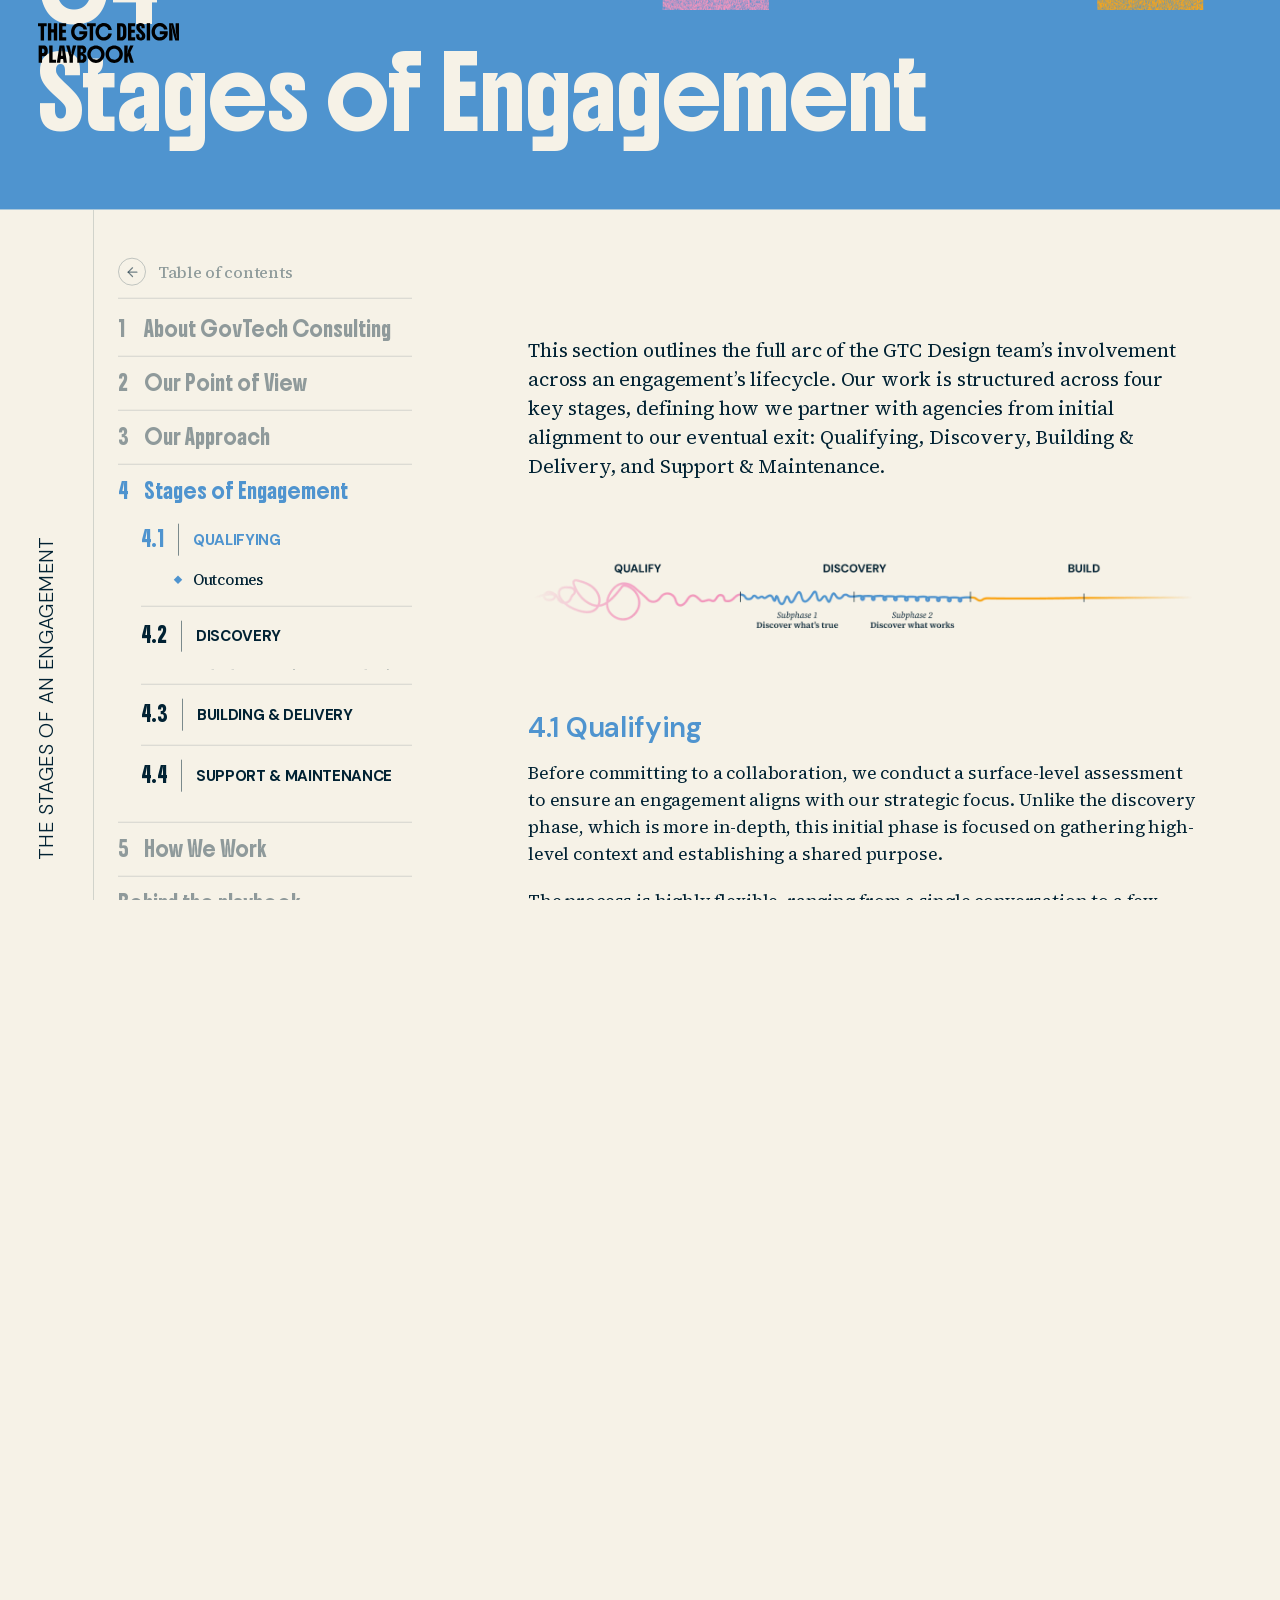
<file: stages-of-a-project.html>
<!DOCTYPE html>
<!-- The GTC Design Playbook — built by the GovTech Consulting Design Team. -->
<html lang="en" class="js-pending">
<head>
  <meta charset="UTF-8" />
  <meta name="viewport" content="width=device-width, initial-scale=1.0" />
  <title>Stages of Engagement — The Design Playbook</title>
  <meta name="description" content="Qualifying, Discovery, Building & Delivery, and Support & Maintenance — Chapter 4 of the GTC Design Playbook." />
  <link rel="icon" type="image/png" href="assets/favicon.png" />
  <link rel="preload" href="assets/fonts/DMSans.woff2" as="font" type="font/woff2" crossorigin />
  <link rel="preload" href="assets/fonts/Boldonse-Regular.woff2" as="font" type="font/woff2" crossorigin />
  <link rel="preload" href="assets/playbook_logo.svg" as="image" />
  <style id="fouc-shield">
    html.js-pending body { background: var(--chalk, #f6f1e6); }
    html.js-pending .topbar,
    html.js-pending .rail,
    html.js-pending .page-hero,
    html.js-pending .hero-flower,
    html.js-pending .copy,
    html.js-pending .toc,
    html.js-pending .toc-bar { opacity: 0 !important; visibility: hidden !important; }
  </style>
  <noscript><style>
    html.js-pending .topbar, html.js-pending .rail, html.js-pending .page-hero,
    html.js-pending .hero-flower, html.js-pending .copy, html.js-pending .toc,
    html.js-pending .toc-bar
      { opacity: 1 !important; visibility: visible !important; }
  </style></noscript>
  <link rel="stylesheet" href="css/styles.css" />
  <link rel="stylesheet" href="css/chapter.css" />
  <script>
    /* FOUC shield safety net: html.js-pending hides every above-the-fold element
       until main.js/chapter.js run their initial gsap.set's. If those modules never
       boot (network error, JS exception), drop the shield anyway so the page can't
       stay blank-chalk forever. Inline so it needs no request of its own. */
    setTimeout(function () { document.documentElement.classList.remove("js-pending"); }, 3000);
  </script>
</head>
<body style="--hero-bg: var(--blue); --hero-title: var(--chalk); --accent: var(--blue); --flower-aspect: 600 / 600;">
  <header class="topbar">
    <a class="topbar__logo" href="index.html" aria-label="The GTC Design Playbook — home">
      <img src="assets/playbook_logo.svg" alt="The GTC Design Playbook" />
    </a>
  </header>

  <div class="rail" aria-label="Section navigation">
    <span class="rail__divider" aria-hidden="true"></span>
    <button class="rail__toc" type="button" aria-label="Show table of contents" title="Show table of contents">
      <span class="rail__toc-label">Table of contents</span>
      <span class="rail__toc-disc" aria-hidden="true">
        <svg class="rail__toc-arrow" viewBox="0 0 24 24" width="15" height="15" fill="none" stroke="currentColor" stroke-width="2" stroke-linecap="round" stroke-linejoin="round"><line x1="5" y1="12" x2="19" y2="12" /><polyline points="12 5 19 12 12 19" /></svg>
      </span>
    </button>
    <p class="rail__label">the stages of an engagement</p>
  </div>

  <nav class="toc-bar" aria-label="Sections" hidden>
    <button class="toc-bar__arrow toc-bar__arrow--prev" type="button" aria-label="Previous section">
      <svg viewBox="0 0 24 24" width="20" height="20" fill="none" stroke="currentColor" stroke-width="2" stroke-linecap="round" stroke-linejoin="round" aria-hidden="true"><polyline points="15 18 9 12 15 6" /></svg>
    </button>
    <button class="toc-bar__label" type="button" aria-expanded="false" aria-controls="toc-sheet" aria-haspopup="dialog">
      <span class="toc-bar__num"></span>
      <span class="toc-bar__title"></span>
    </button>
    <button class="toc-bar__arrow toc-bar__arrow--next" type="button" aria-label="Next section">
      <svg viewBox="0 0 24 24" width="20" height="20" fill="none" stroke="currentColor" stroke-width="2" stroke-linecap="round" stroke-linejoin="round" aria-hidden="true"><polyline points="9 18 15 12 9 6" /></svg>
    </button>
  </nav>
  <div class="toc-sheet" id="toc-sheet" role="dialog" aria-label="Table of contents">
    <div class="toc-sheet__mask">
      <div class="toc-sheet__panel"></div>
    </div>
  </div>

  <div id="smooth-wrapper">
    <div id="smooth-content">
  <main class="page">

    <section class="page-hero">
      <h1 class="page-hero__title">
        <span class="reveal">04</span>
        <span class="reveal">Stages of Engagement</span>
      </h1>
      <div class="hero-flower" aria-hidden="true">
        <div class="hero-flower__spin">
          <img src="assets/4_Graphic.webp" alt="" />
        </div>
      </div>
    </section>

    <section class="page-body">
      <div class="page-body__canvas">

       <div class="body-left">
        <nav class="toc" aria-label="Table of contents">
          <div class="toc__head">
            <button class="toc__collapse" type="button" aria-label="Hide table of contents" title="Hide table of contents">
              <svg viewBox="0 0 24 24" width="15" height="15" fill="none" stroke="currentColor" stroke-width="2" stroke-linecap="round" stroke-linejoin="round" aria-hidden="true"><line x1="19" y1="12" x2="5" y2="12" /><polyline points="12 19 5 12 12 5" /></svg>
            </button>
            <span class="toc__head-label">Table of contents</span>
          </div>
          <div class="toc__scroll">
            <ul class="toc__chapters">
              <li>
                <a class="toc__chapter" data-href="/chapter-1" href="/chapter-1">
                  <span class="toc__chapter-num">1</span>
                  <span class="toc__chapter-name">About GovTech Consulting</span>
                </a>
              </li>
              <li>
                <a class="toc__chapter" data-href="/chapter-2" href="/chapter-2">
                  <span class="toc__chapter-num">2</span>
                  <span class="toc__chapter-name">Our Point of View</span>
                </a>
              </li>
              <li>
                <a class="toc__chapter" data-href="/chapter-3" href="/chapter-3">
                  <span class="toc__chapter-num">3</span>
                  <span class="toc__chapter-name">Our Approach</span>
                </a>
              </li>
              <li>
                <span class="toc__chapter is-current" aria-current="true">
                  <span class="toc__chapter-num">4</span>
                  <span class="toc__chapter-name">Stages of Engagement</span>
                </span>
                <ul class="toc__list">
                  <li>
                    <a class="toc__row is-active" data-toc="s-41" href="#s-41">
                      <span class="toc__num">4.1</span>
                      <span class="toc__rule" aria-hidden="true"></span>
                      <span class="toc__title">Qualifying</span>
                    </a>
                    <ul class="toc__sub">
                      <li><a class="toc__subrow" data-toc="s-41-1" href="#s-41-1"><span class="toc__subtitle">Outcomes</span></a></li>
                    </ul>
                  </li>
                  <li>
                    <a class="toc__row" data-toc="s-42" href="#s-42">
                      <span class="toc__num">4.2</span>
                      <span class="toc__rule" aria-hidden="true"></span>
                      <span class="toc__title">Discovery</span>
                    </a>
                    <ul class="toc__sub">
                      <li><a class="toc__subrow" data-toc="s-42-1" href="#s-42-1"><span class="toc__subtitle">Subphase 1: Discover What’s True</span></a></li>
                      <li><a class="toc__subrow" data-toc="s-42-2" href="#s-42-2"><span class="toc__subtitle">Subphase 2: Discover What Works</span></a></li>
                    </ul>
                  </li>
                  <li>
                    <a class="toc__row" data-toc="s-43" href="#s-43">
                      <span class="toc__num">4.3</span>
                      <span class="toc__rule" aria-hidden="true"></span>
                      <span class="toc__title">Building &amp; Delivery</span>
                    </a>
                  </li>
                  <li>
                    <a class="toc__row" data-toc="s-44" href="#s-44">
                      <span class="toc__num">4.4</span>
                      <span class="toc__rule" aria-hidden="true"></span>
                      <span class="toc__title">Support &amp; Maintenance</span>
                    </a>
                  </li>
                </ul>
              </li>
              <li>
                <a class="toc__chapter" data-href="/chapter-5" href="/chapter-5">
                  <span class="toc__chapter-num">5</span>
                  <span class="toc__chapter-name">How We Work</span>
                </a>
              </li>
              <li>
                <a class="toc__chapter toc__chapter--about" data-href="/about" href="/about">
                  <span class="toc__chapter-num"></span>
                  <span class="toc__chapter-name">Behind the playbook</span>
                </a>
              </li>
            </ul>
          </div>
        </nav>
       </div>

        <article class="copy">

          <p class="lead reveal">This section outlines the full arc of the GTC Design team’s involvement across an engagement’s lifecycle. Our work is structured across four key stages, defining how we partner with agencies from initial alignment to our eventual exit: Qualifying, Discovery, Building &amp; Delivery, and Support &amp; Maintenance.</p>
          <figure class="figure reveal">
            <img class="figure__img" src="assets/diagram_4-0_engagement-arc.webp" width="2005" height="209" alt="The engagement arc as a horizontal timeline: Qualify, then Discovery — Subphase 1 (discover what’s true) and Subphase 2 (discover what works) — and on into Build." />
          </figure>

          <h3 class="section-head reveal" id="s-41">4.1 Qualifying</h3>
          <p class="reveal">Before committing to a collaboration, we conduct a surface-level assessment to ensure an engagement aligns with our strategic focus. Unlike the discovery phase, which is more in-depth, this initial phase is focused on gathering high-level context and establishing a shared purpose.</p>
          <p class="reveal">The process is highly flexible, ranging from a single conversation to a few weeks of light sensing depending on the complexity of the engagement.</p>
          <div class="rulegrid reveal">
            <div class="rulegrid__col">
              <p class="rulegrid__title">Activities</p>
              <ul>
                <li><strong>Conversations</strong> to understand the agency’s asks and requirements.</li>
                <li><strong>Problem reframing sessions</strong> to uncover root challenges.</li>
                <li><strong>Internal discussions on strategic fit,</strong> capacity, and resource shaping.</li>
                <li><strong>Engagement scoping</strong> to establish high-level boundaries around engagement size, timeline, and feasibility.</li>
              </ul>
            </div>
            <div class="rulegrid__col">
              <p class="rulegrid__title">Artifacts</p>
              <ul>
                <li>One-pager problem framing and recommendation</li>
                <li>Engagement brief</li>
                <li>Project plan</li>
              </ul>
            </div>
          </div>
          <h4 class="subsection-head reveal" id="s-41-1">Outcomes</h4>
          <ul class="reveal">
            <li><strong>A clear decision on commitment;</strong> we accept or decline, and can explain why either way.</li>
            <li><strong>Sharper clarity on the core challenge;</strong> the agency leaves understanding it far better than when they walked in.</li>
            <li><strong>A shared scope,</strong> giving both teams one unified picture of what’s in and what’s out.</li>
            <li><strong>A clearly defined engagement team,</strong> with everyone on board and clear on what they own.</li>
            <li><strong>A directional estimate of effort and timeline,</strong> with honest flags on where confidence is still low.</li>
          </ul>

          <div class="section-divider reveal" aria-hidden="true">
            <img src="assets/03%20Divider.svg" alt="" />
          </div>
          <h3 class="section-head reveal" id="s-42">4.2 Discovery</h3>
          <p class="reveal">Discovery sits at the heart of our work. It’s an active loop where uncovering insights and testing solutions happen in sequence, but frequently feed back into each other as we learn (more on our philosophy in 2.3: Through a Discovery Lens).</p>
          <p class="reveal">A full discovery journey runs in two subphases, each with a distinct role:</p>
          <div class="rulegrid reveal">
            <div class="rulegrid__col">
              <p class="rulegrid__title">Subphase 1 — Discover What’s True</p>
              <p>Frame the problem. Confirm it’s real, systemic, and worth solving before anyone proposes how to build it.</p>
            </div>
            <div class="rulegrid__col">
              <p class="rulegrid__title">Subphase 2 — Discover What Works</p>
              <p>Test solutions. Hypothesise, prototype, and validate against real user signals until a confident roadmap emerges.</p>
            </div>
          </div>
          <p class="reveal">Together, they move an engagement from an ambiguous problem statement to a high-confidence, validated roadmap.</p>

          <details class="accordion reveal" id="s-42-1" open>
            <summary class="accordion__head">
              <span class="accordion__title">Subphase 1: Discover What’s True<span class="accordion__sub">(To frame a problem)</span></span>
            </summary>
            <div class="accordion__body">
              <p>The purpose of Subphase 1 is to define the real problem, and align understanding with our agency partners before a solution is proposed.</p>
              <h4 class="subsection-head">The dual-track discovery process</h4>
              <p>Inside this subphase, discovery runs on two tracks in tandem. What design learns about user needs reshapes the technical questions worth asking; what engineering learns about legacy constraints reshapes what is realistic to explore.</p>
              <figure class="figure">
                <img class="figure__img" src="assets/diagram_4-2_dual-track-discovery.webp" width="1390" height="1452" alt="The dual-track discovery process. From ‘Align goals & constraints’, two tracks run in tandem — Experience Discovery (design-led) and Technical Discovery (engineer-led), each informing the other — converging on aligned outcomes." />
              </figure>
              <div class="ctable ctable--2">
                <div class="ctable__row ctable__row--head">
                  <div class="ctable__cell ctable__cell--head">Experience discovery (design-led)</div>
                  <div class="ctable__cell ctable__cell--head">Technical discovery (engineer-led)</div>
                </div>
                <div class="ctable__row">
                  <div class="ctable__cell" data-label="Experience discovery (design-led)"><p><strong>Identify and understand the needs,</strong> behaviours, and context of the citizens and officers who will use the service.</p></div>
                  <div class="ctable__cell" data-label="Technical discovery (engineer-led)"><p><strong>Identify what tools already exist,</strong> legacy-system constraints, API integration dependencies, and technical risks.</p></div>
                </div>
              </div>
              <p><em><strong>Note:</strong> the following are based on Experience Discovery (design-led) only.</em></p>
              <div class="rulegrid">
                <div class="rulegrid__col">
                  <p class="rulegrid__title">Activities</p>
                  <ul>
                    <li><strong>Focus group sessions</strong> to gather shared user perspectives.</li>
                    <li><strong>Qualitative interviews</strong> to uncover individual insights.</li>
                    <li><strong>Quantitative surveys</strong> to validate trends at scale.</li>
                    <li><strong>Field studies</strong> to observe real-world user workflows.</li>
                    <li><strong>Usability testing</strong> to identify system friction points.</li>
                    <li><strong>Technical infrastructure mapping</strong> of pipelines, APIs, and data schemas.</li>
                  </ul>
                </div>
                <div class="rulegrid__col">
                  <p class="rulegrid__title">Artifacts</p>
                  <ul>
                    <li>Service map</li>
                    <li>Research findings report</li>
                    <li>Shortlist of prioritised use cases</li>
                    <li>Technical discovery report by engineers</li>
                  </ul>
                </div>
              </div>
              <h4 class="subsection-head">Outcomes</h4>
              <ul>
                <li><strong>A shared, objective problem definition;</strong> we align on the actual systemic challenge rather than the initially stated request.</li>
                <li><strong>A comprehensive landscape map;</strong> value propositions, user needs, policy implications, and technical constraints are fully surfaced and named.</li>
                <li><strong>A prioritised use-case roadmap;</strong> we lock in a clear, defensible view of what to tackle first, and why, for the next subphase.</li>
                <li><strong>Clarity on the root issue;</strong> the real problem is understood, moving past the surface-level symptoms.</li>
              </ul>
              <aside class="callout">
                <img class="callout__icon" src="assets/menu_4_hover.webp" alt="" width="40" height="40" aria-hidden="true" />
                <div class="callout__body">
                  <p class="callout__title">What gets in the way</p>
                  <p>Every discovery surfaces trade-offs. Policy constraints, siloed mandates, competing agency priorities, and limited resources all create tension. This phase requires naming those trade-offs honestly so leadership can make informed decisions before prototyping begins.</p>
                </div>
              </aside>
            </div>
          </details>

          <details class="accordion reveal" id="s-42-2">
            <summary class="accordion__head">
              <span class="accordion__title">Subphase 2: Discover What Works<span class="accordion__sub">(To rapidly experiment)</span></span>
            </summary>
            <div class="accordion__body">
              <p>The purpose of Subphase 2 is to transform the understanding from Subphase 1 into a testable object. We hypothesise solutions, then build dynamic prototypes to get real users testing. The prototypes are continuously refined until a validated solution emerges.</p>
              <h4 class="subsection-head">The rapid experimental cycle</h4>
              <p>This subphase is a repeating loop designed to test hypotheses quickly and cheaply. Each loop runs on a two-to-three-week cadence, with the first user-tested prototype available within three weeks.</p>
              <p><strong>The loop:</strong> Hypothesis → Quick build → User test → (repeat)</p>
              <figure class="figure">
                <img class="figure__img" src="assets/diagram_4-2_rapid-experimental-cycle.webp" width="1390" height="650" alt="The rapid experimental cycle — a loop: Synthesise &amp; Frame (what is the key question this round?), Mock &amp; Test (build to learn, not to ship), Validate &amp; Decide (real users; enough signal?), and repeat." />
              </figure>
              <div class="rulegrid rulegrid--3">
                <div class="rulegrid__col">
                  <p class="rulegrid__title">Hypothesis</p>
                  <p>Start with a clear bet based on Subphase 1 data (e.g. “based on X constraint, we believe Y workflow will reduce processing time”). It must be a concrete proposition, not a vague direction.</p>
                </div>
                <div class="rulegrid__col">
                  <p class="rulegrid__title">Build (quickly)</p>
                  <p>Turn the hypothesis into a functional prototype that works with real or synthetic data in a realistic workflow.</p>
                </div>
                <div class="rulegrid__col">
                  <p class="rulegrid__title">Test</p>
                  <p>Put it in front of end-users (citizens or officers). Observe behaviours, collect hard data, and feed the learnings back into the next hypothesis loop.</p>
                </div>
              </div>

              <h4 class="subsection-head">Core characteristics of Subphase 2</h4>
              <p class="runin">What we run</p>
              <ul>
                <li><strong class="ch-key">Rapid iteration over scalability.</strong> <strong>Prototypes are built to learn, not to ship.</strong> Teams work in close collaboration, pooling specialised knowledge to generate prototypes that get progressively closer to the solution. The final build that ships after the rapid experimental cycle may look different from these iterations.</li>
                <li><strong class="ch-key">Real validation.</strong> <strong>Internal reviews and stakeholder walkthroughs are a useful start, but they are not validations.</strong> Real validation requires observing real users interacting with the system in real contexts. Every prototype must have a measurable hypothesis to generate signal instead of opinion. <em>(See Rapid Experimental Cycle Chart above.)</em></li>
              </ul>
              <p class="runin">What we build</p>
              <ul>
                <li><strong class="ch-key">Functional prototypes.</strong> <strong>We build functional prototypes that behave like real systems</strong> rather than relying on static mockups or click-throughs to validate core logic. Grounded in data insights from earlier discovery, these artifacts integrate directly into real workflows to generate high-signal, actionable validation.</li>
              </ul>
              <div class="ctable ctable--3">
                <div class="ctable__row ctable__row--head">
                  <div class="ctable__cell ctable__cell--head">Prototype type</div>
                  <div class="ctable__cell ctable__cell--head">Description</div>
                  <div class="ctable__cell ctable__cell--head">Validation focus</div>
                </div>
                <div class="ctable__row">
                  <div class="ctable__cell ctable__cell--label">Static design</div>
                  <div class="ctable__cell" data-label="Description"><p>A Figma file or screen layout. Useful for exploring visual direction and early flows.</p></div>
                  <div class="ctable__cell" data-label="Validation focus"><p><strong>Visual &amp; conceptual alignment.</strong> Best for testing whether the look, feel, and basic concept make sense to users.</p></div>
                </div>
                <div class="ctable__row">
                  <div class="ctable__cell ctable__cell--label">AI mockup</div>
                  <div class="ctable__cell" data-label="Description"><p>Browser-based, fully clickable, built with synthetic data. Fast to produce but cannot replace a real workflow.</p></div>
                  <div class="ctable__cell" data-label="Validation focus"><p><strong>UI navigation.</strong> Best for testing whether users can find their way through a basic step-by-step flow.</p></div>
                </div>
                <div class="ctable__row">
                  <div class="ctable__cell ctable__cell--label">Functional prototype</div>
                  <div class="ctable__cell" data-label="Description"><p>Built with real or synthetic data that mirrors the real schema, testable in a real workflow, capable of generating signal you can act on.</p></div>
                  <div class="ctable__cell" data-label="Validation focus"><p><strong>Operational &amp; logical feasibility.</strong> Best for testing whether the system logic holds up under real operational conditions.</p></div>
                </div>
              </div>
              <div class="diagram-ph" role="img" aria-label="Diagram placeholder — the prototype spectrum">
                <span class="diagram-ph__tag">Diagram — to come</span>
                <p class="diagram-ph__desc">The prototype spectrum — a horizontal scale from Static design → AI mockup → Functional prototype, signal value rising to the right, with an arrow marking the functional end as the target.</p>
              </div>
              <ul>
                <li><strong class="ch-key">Operational prototype.</strong> <strong>We map real-world workflows, roles, and policy touchpoints alongside the digital tool rather than relying on automated logic to predict how end-users actually work.</strong> These live operational models adapt as we learn, ensuring the physical world is fully ready to adopt the product and solve the core problem seamlessly from day one.</li>
              </ul>

              <div class="rulegrid">
                <div class="rulegrid__col">
                  <p class="rulegrid__title">Activities</p>
                  <ul>
                    <li><strong>Hypothesis shaping</strong> based on findings and insights from Subphase 1.</li>
                    <li><strong>Rapid prototyping</strong> to deliver 1–3 concepts per engagement within 2–4 weeks each.</li>
                    <li><strong>User testing</strong> with real citizens, officers, and relevant stakeholders.</li>
                    <li><strong>Iterating rapid experiment rounds</strong> to learn, refine, and improve solutions.</li>
                    <li><strong>Workflow mapping</strong> of the operational processes surrounding each validated prototype.</li>
                  </ul>
                </div>
                <div class="rulegrid__col">
                  <p class="rulegrid__title">Artifacts</p>
                  <ul>
                    <li>Working prototype code</li>
                    <li>Key decisions and lessons learned, including what failed and why</li>
                    <li>Validated learning reports, including data analytics dashboards</li>
                    <li>High-confidence roadmap</li>
                  </ul>
                </div>
              </div>
              <h4 class="subsection-head">Outcomes</h4>
              <ul>
                <li><strong>Rigorous assumption testing;</strong> hypotheses are actively proven against reality.</li>
                <li><strong>A high-confidence roadmap;</strong> our next steps rest securely on proven data.</li>
                <li><strong>Early validation of what works;</strong> the team knows exactly what succeeds, and what fails, before committing resources to build.</li>
                <li><strong>Co-designed solutions;</strong> both officer and citizen perspectives have directly shaped the features and concepts taken forward.</li>
                <li><strong>An adaptable use-case backlog;</strong> priorities remain flexible to expand or shift as continuous experimentation reveals new insights.</li>
              </ul>
              <h4 class="subsection-head">Navigating prototyping constraints</h4>
              <p>Building functional prototypes often surfaces roadblocks. Rather than dropping back to static mockups, we’ve used the following strategies to navigate constraints across data, access, and team dynamics:</p>
              <div class="ctable ctable--2">
                <div class="ctable__row">
                  <div class="ctable__cell ctable__cell--label">Data</div>
                  <div class="ctable__cell"><p><strong>Building with synthetic data when live databases are unavailable,</strong> modelled closely on the real production schema. This lets us test core functionality and system logic while real-data access is being cleared.</p></div>
                </div>
                <div class="ctable__row">
                  <div class="ctable__cell ctable__cell--label">Access</div>
                  <div class="ctable__cell"><p><strong>Using mocked APIs and isolated environments,</strong> even when met with security classifications, missing APIs, or incomplete pipelines.</p></div>
                </div>
                <div class="ctable__row">
                  <div class="ctable__cell ctable__cell--label">Team dynamics</div>
                  <div class="ctable__cell"><p><strong>Pairing designers with creative technologists</strong> to close the gap between design intent and working code. Not every designer needs to code, but the team together has to carry the skills to build something functional.</p></div>
                </div>
              </div>
            </div>
          </details>

          <div class="section-divider reveal" aria-hidden="true">
            <img src="assets/03%20Divider.svg" alt="" />
          </div>
          <h3 class="section-head reveal" id="s-43">4.3 Building &amp; Delivery</h3>
          <p class="reveal">Once discovery has set a direction that we and our agency partners are confident in, the work transitions into building. This stage is engineering-led: the partner’s developers take the validated prototype and build it to production. Our GTC designers stay on up until the initial piloting phase to ensure key features align with user-tested insights, or we may stay on for the full building and delivery cycle. <em>(See 3.1: The Shape of Engagement.)</em></p>
          <aside class="callout reveal">
            <img class="callout__icon" src="assets/menu_4_hover.webp" alt="" width="40" height="40" aria-hidden="true" />
            <div class="callout__body">
              <p class="callout__title">A note on this stage</p>
              <p>As the GTC Design team has yet to reach this stage in our active engagements, the following notes are based on our collective external experience. We expect to refine these steps as we execute them alongside our agency partners.</p>
            </div>
          </aside>
          <div class="rulegrid reveal">
            <div class="rulegrid__col">
              <p class="rulegrid__title">Anticipated process</p>
              <ul>
                <li><strong>Engineering sprints</strong> drive continuous build and delivery cycles to push software to production.</li>
                <li><strong>Designers sync directly inside active sprints,</strong> working concurrently with engineering rather than ahead or behind them.</li>
                <li><strong>User testing occurs continuously</strong> as new features ship, gathering real-world validation from citizens.</li>
                <li><strong>Design QA ensures production code remains true</strong> to the validated user experience.</li>
                <li><strong>Discovery loops run in parallel,</strong> feeding fresh insights back into the upcoming product roadmap.</li>
                <li><strong>Capability building continues dynamically,</strong> growing the partner agency’s confidence and independence throughout the build.</li>
              </ul>
            </div>
            <div class="rulegrid__col">
              <p class="rulegrid__title">Anticipated handover</p>
              <ul>
                <li>Shipped product increments</li>
                <li>An updated roadmap</li>
                <li>Documentation and release notes</li>
              </ul>
            </div>
          </div>

          <div class="section-divider reveal" aria-hidden="true">
            <img src="assets/03%20Divider.svg" alt="" />
          </div>
          <h3 class="section-head reveal" id="s-44">4.4 Support &amp; Maintenance</h3>
          <p class="reveal">By this point, the agency partner should have the capability to run the product independently. We are not engaged in this process; however, the GTC team may continue to advise agency partners on growing their capabilities <em>(see 3.3: Building Lasting Capability)</em>. Our ultimate goal is never to manage the product on their behalf, but to ensure a sustainable handover.</p>
          <aside class="callout reveal">
            <img class="callout__icon" src="assets/menu_4_hover.webp" alt="" width="40" height="40" aria-hidden="true" />
            <div class="callout__body">
              <p class="callout__title">A note on this stage</p>
              <p>As the GTC Design team has yet to reach this stage in our active engagements, the following notes are based on our collective external experience. We expect to refine these steps as we execute them alongside our agency partners.</p>
            </div>
          </aside>
          <div class="rulegrid reveal">
            <div class="rulegrid__col">
              <p class="rulegrid__title">Anticipated process</p>
              <ul>
                <li><strong>GTC support decreases gradually</strong> as the partner agency team finds its footing.</li>
                <li><strong>Live metrics alert the team to operational issues</strong> and usage anomalies needing attention.</li>
                <li><strong>Team offboarding ensures a deliberate handover,</strong> transferring full ownership to the agency rather than defaulting to us.</li>
              </ul>
            </div>
            <div class="rulegrid__col">
              <p class="rulegrid__title">Anticipated handover</p>
              <ul>
                <li>Handover documentation</li>
                <li>An exit summary</li>
                <li>Retrospective notes</li>
              </ul>
            </div>
          </div>
        </article>

      </div>
    </section>

  </main>
    </div>
  </div>

  <script src="vendor/gsap.min.js"></script>
  <script src="vendor/ScrollTrigger.min.js"></script>
  <script src="vendor/ScrollSmoother.min.js"></script>
  <script src="vendor/CustomEase.min.js"></script>
  <script type="module" src="js/main.js"></script>
  <script type="module" src="js/chapter.js"></script>
  <script type="module" src="js/transition.js"></script>
</body>
</html>
</file>
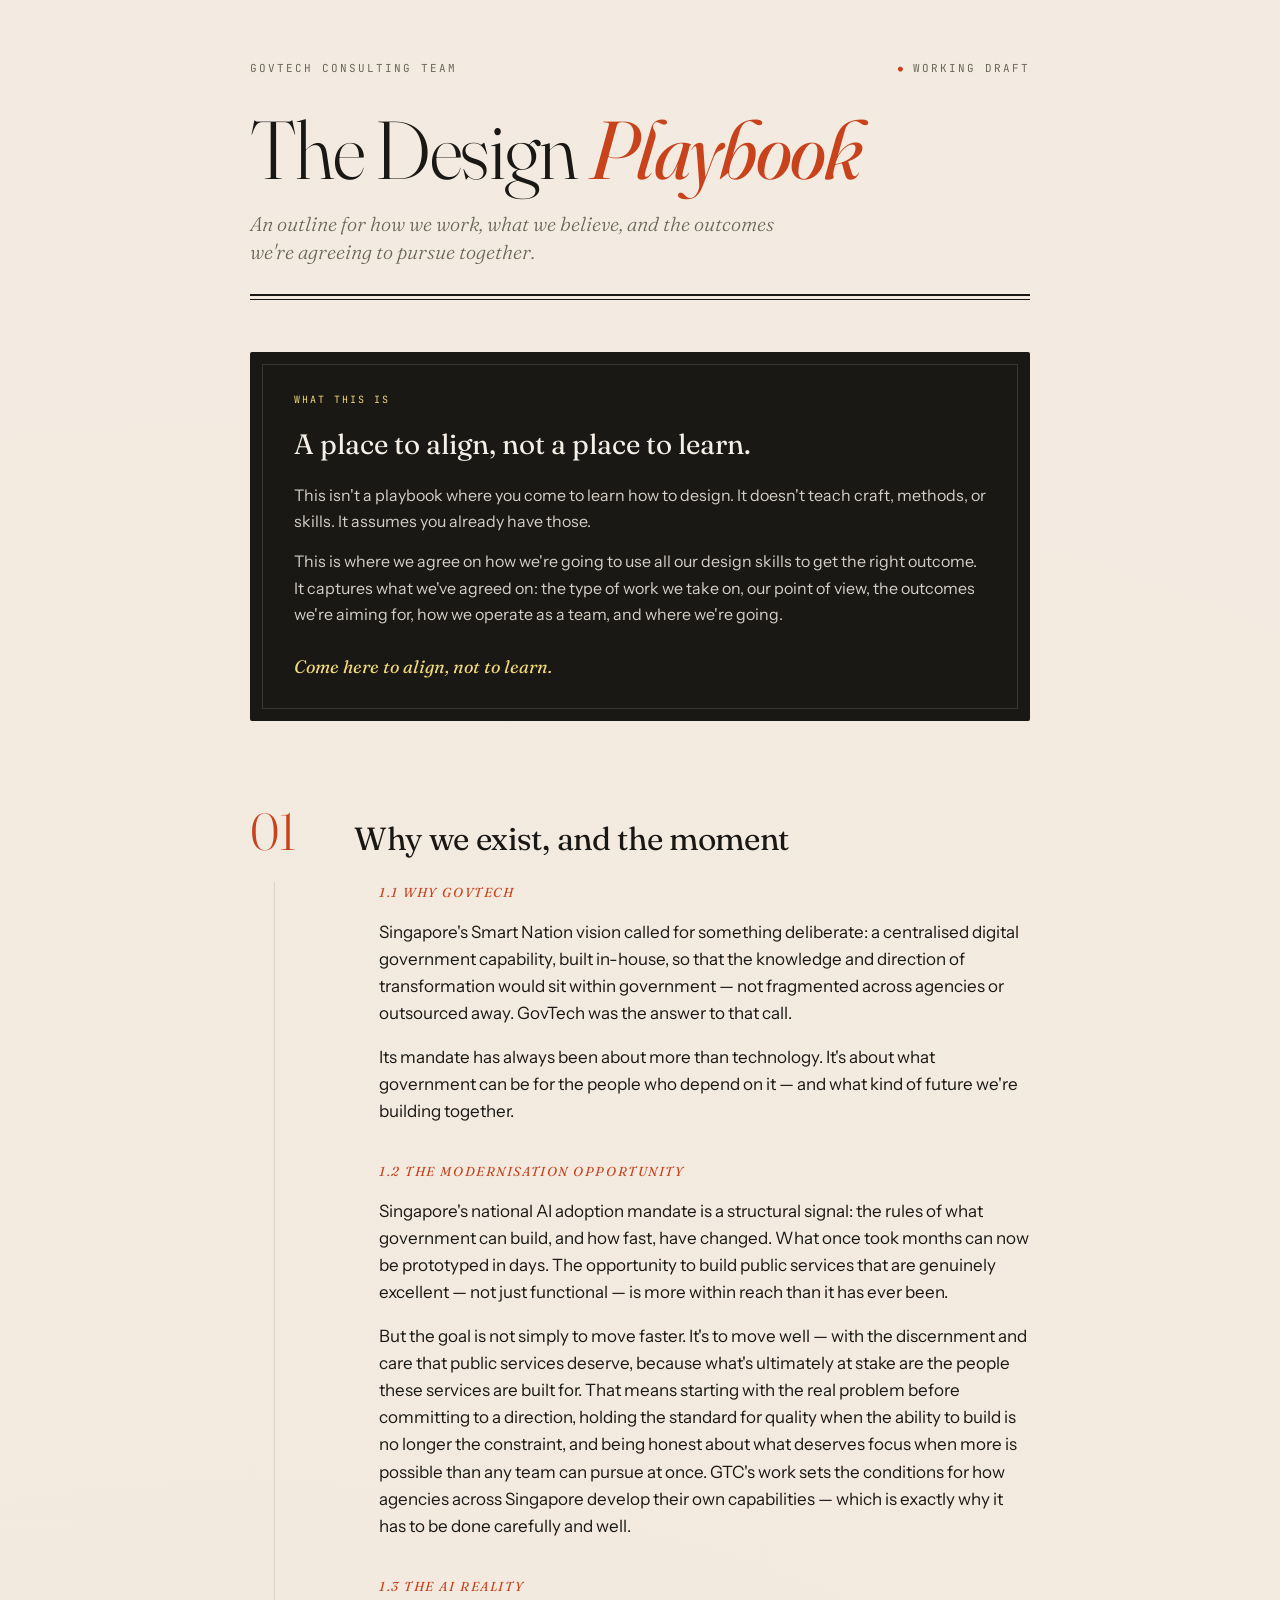
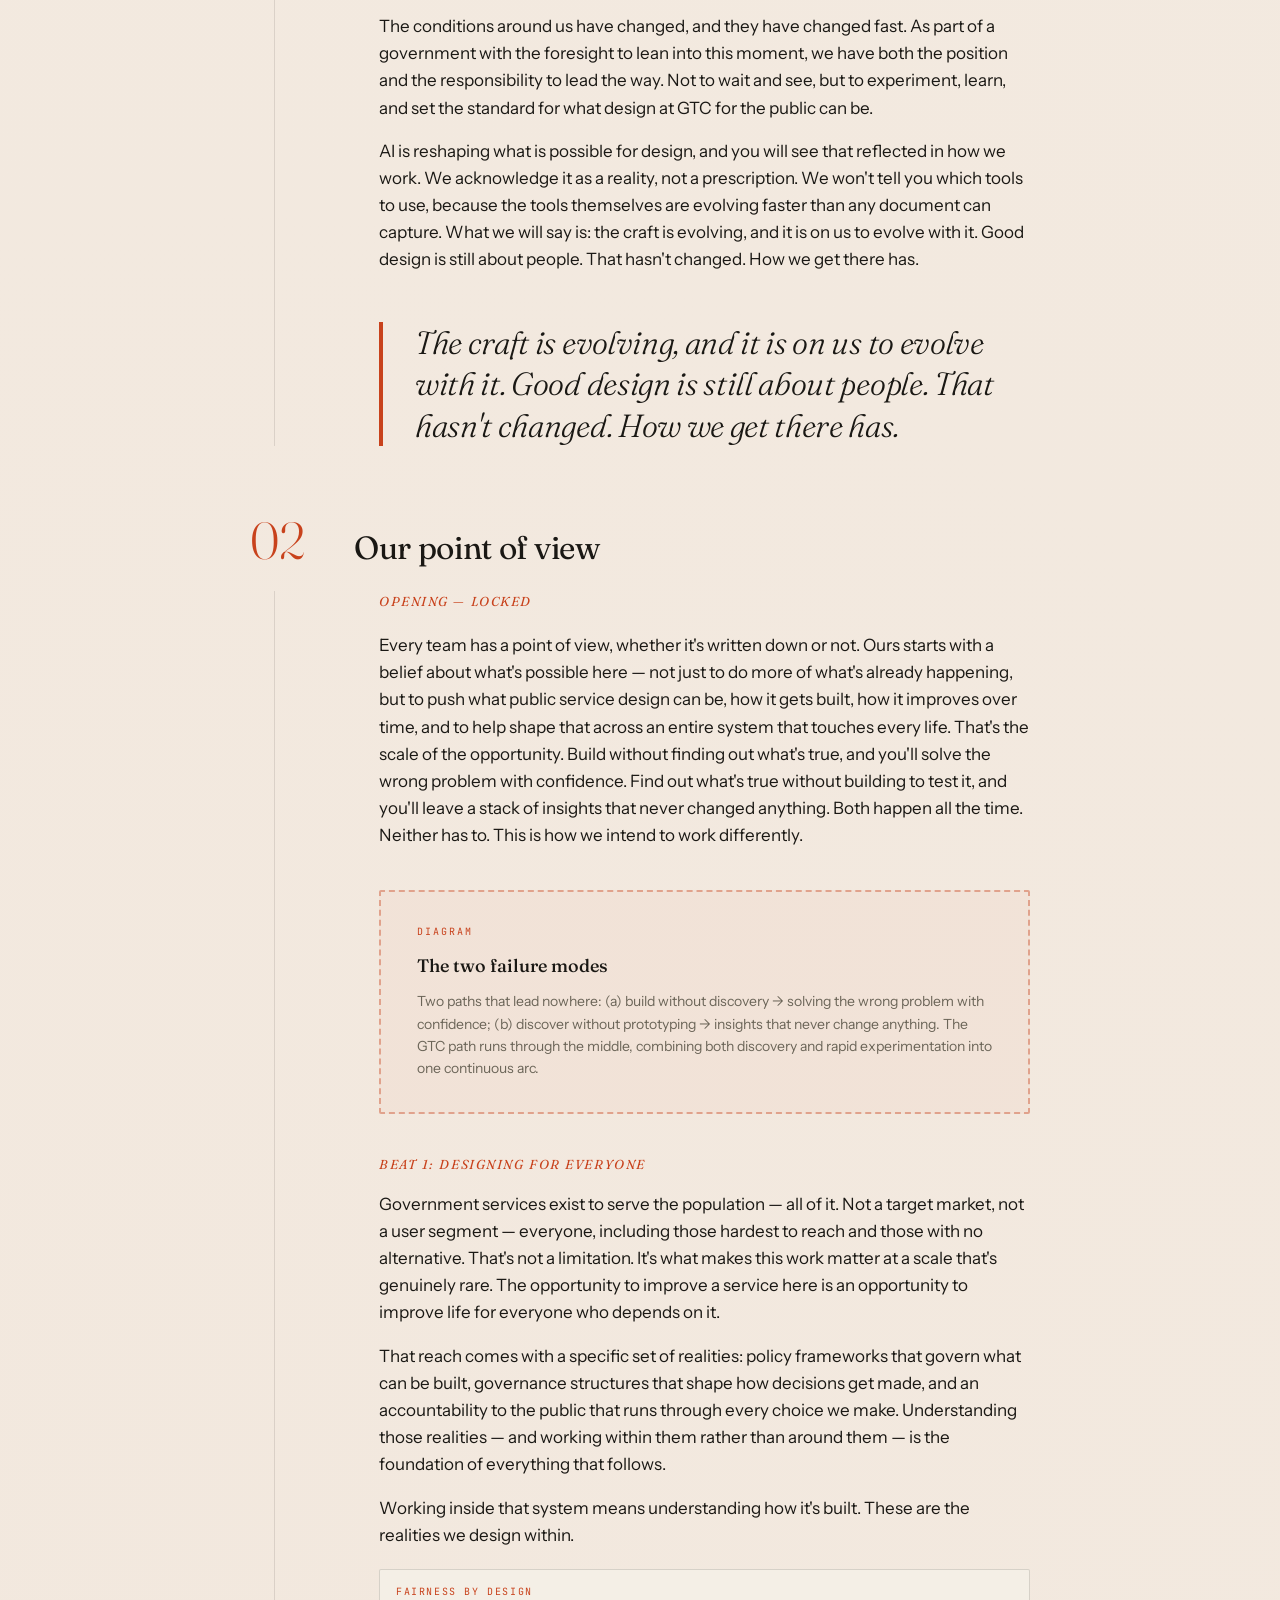
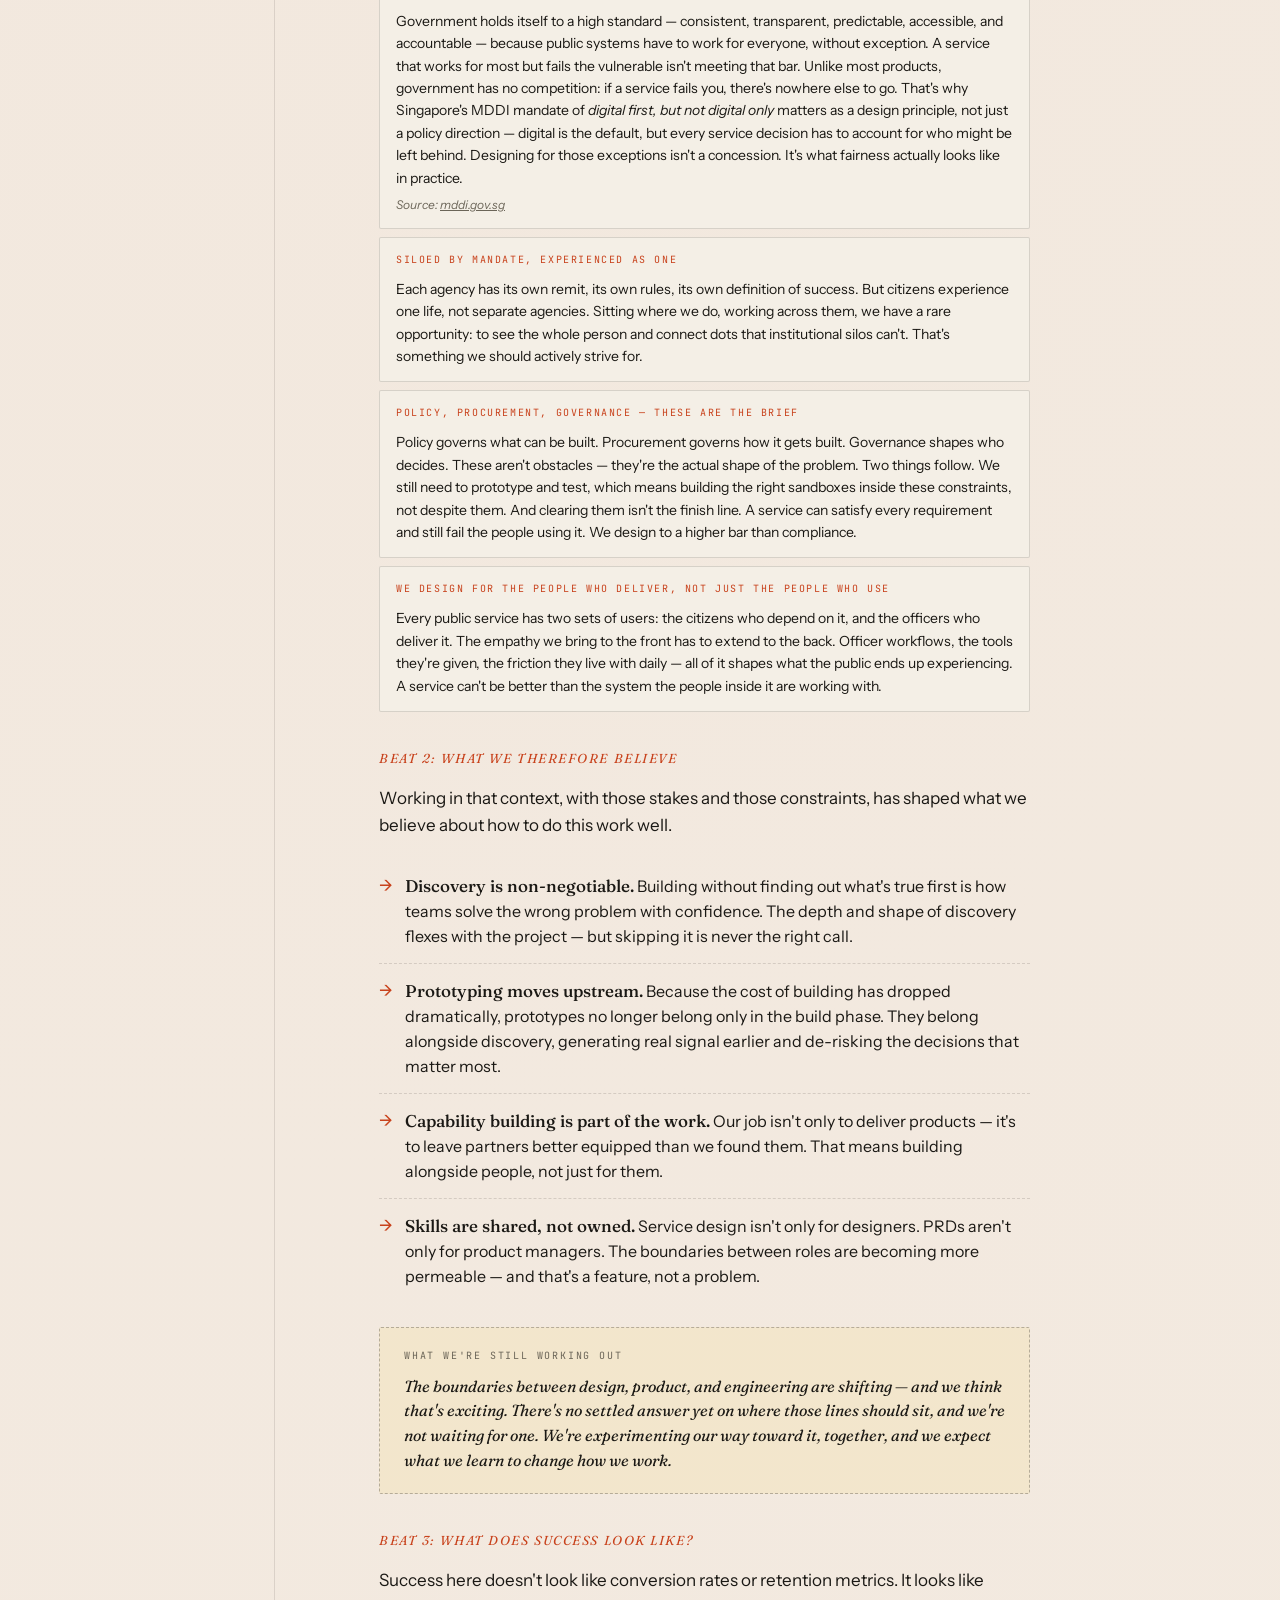
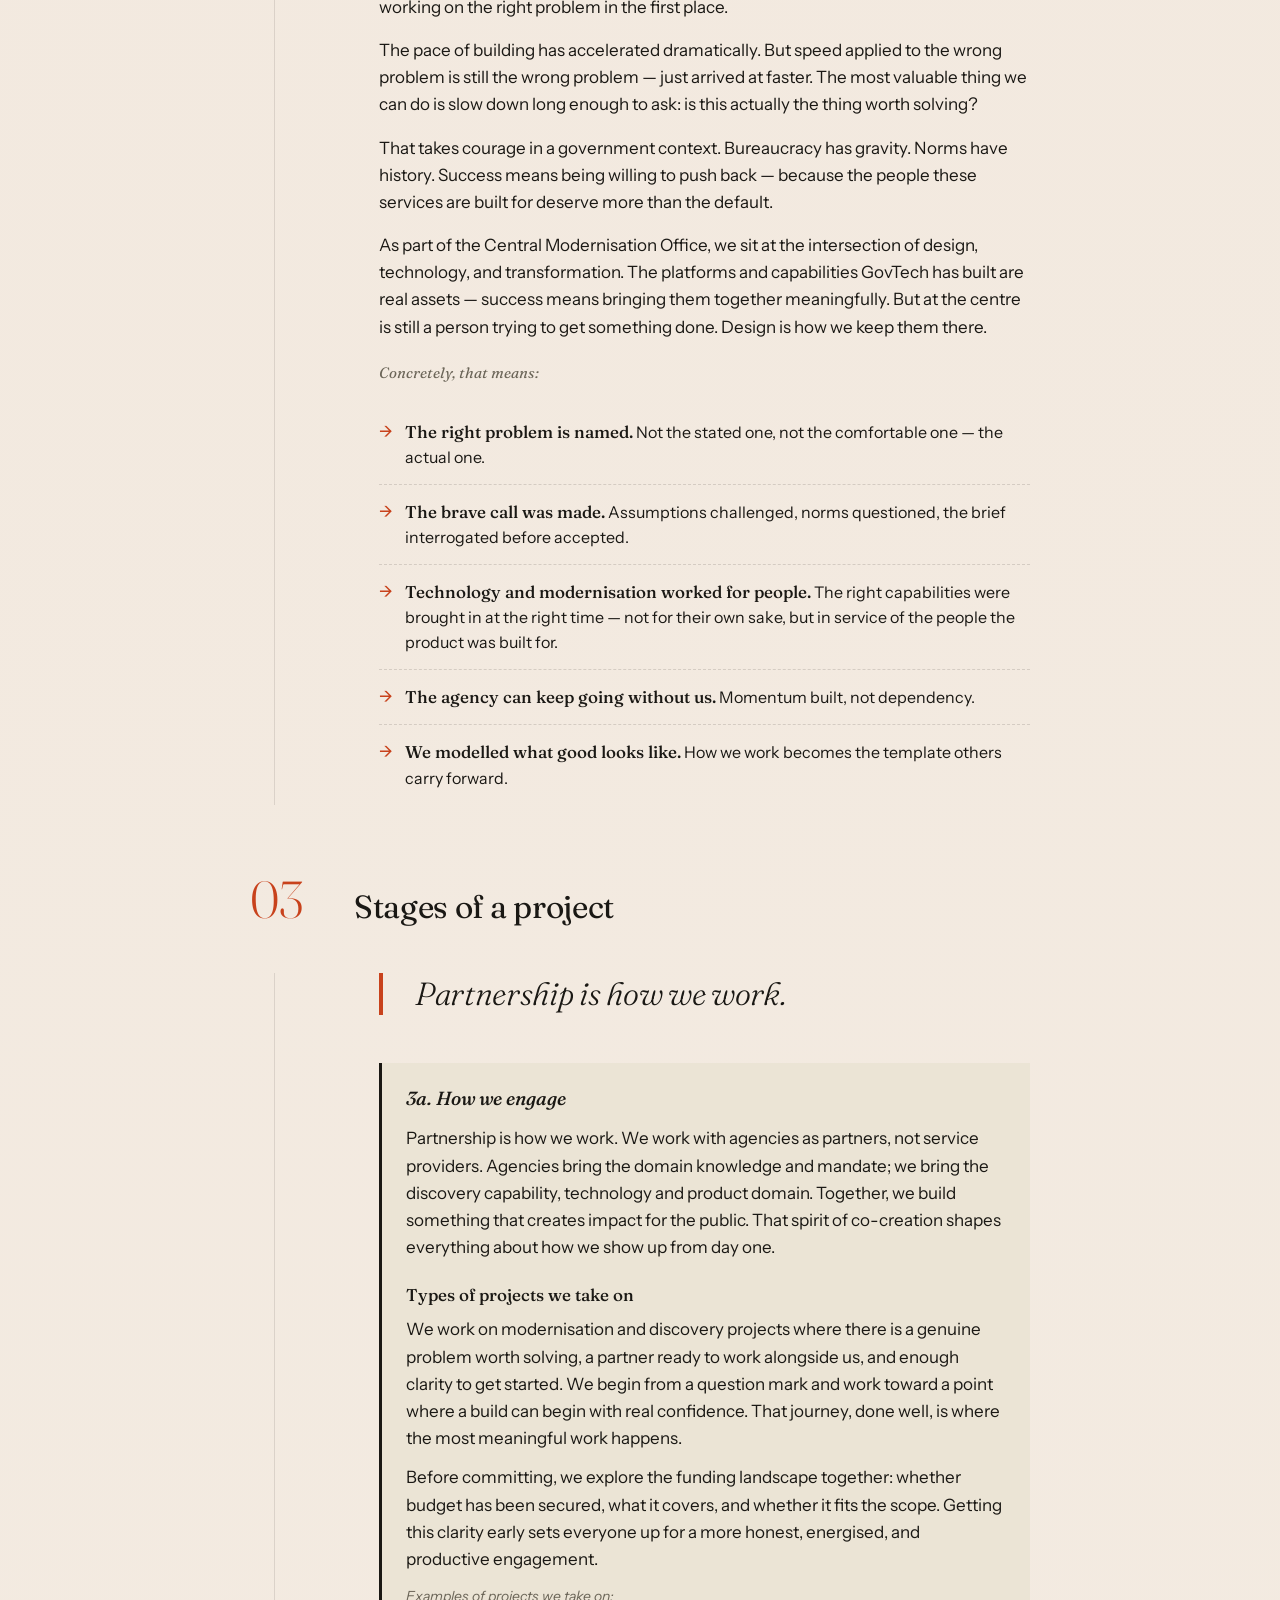
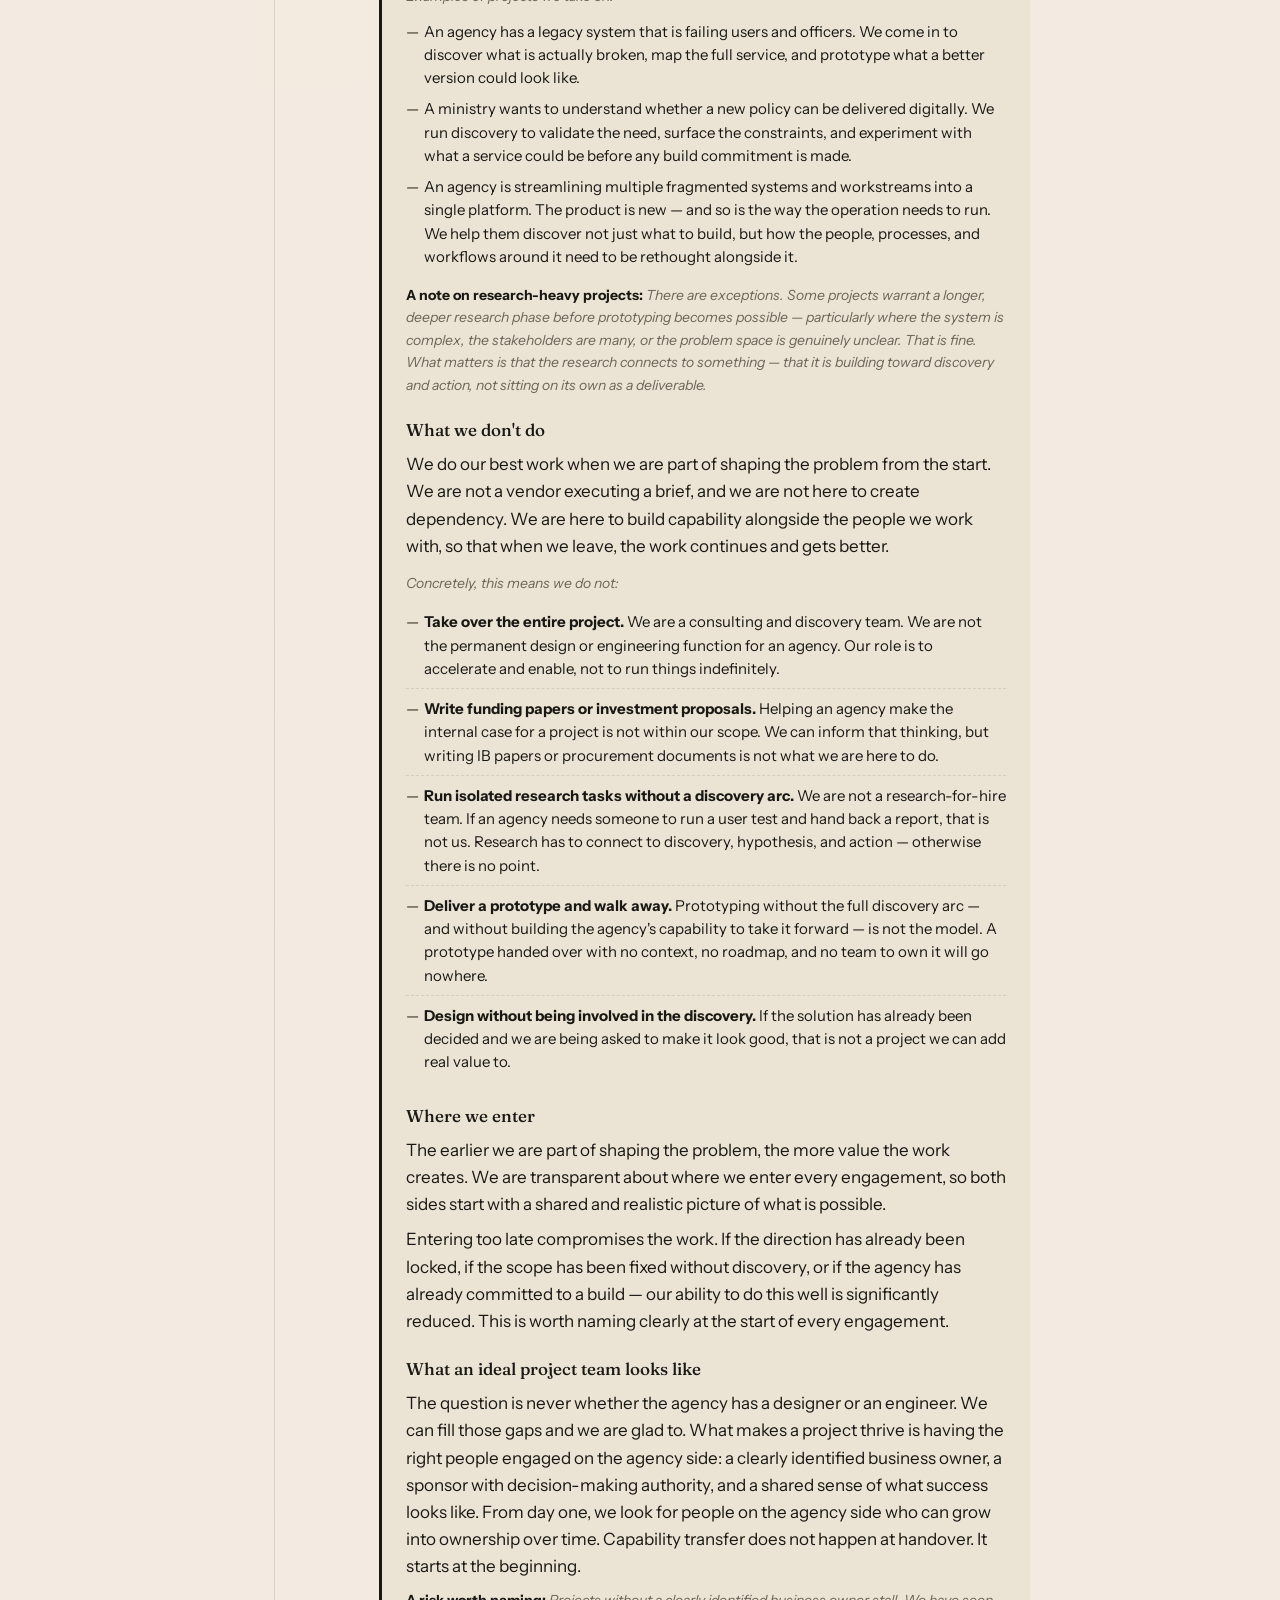
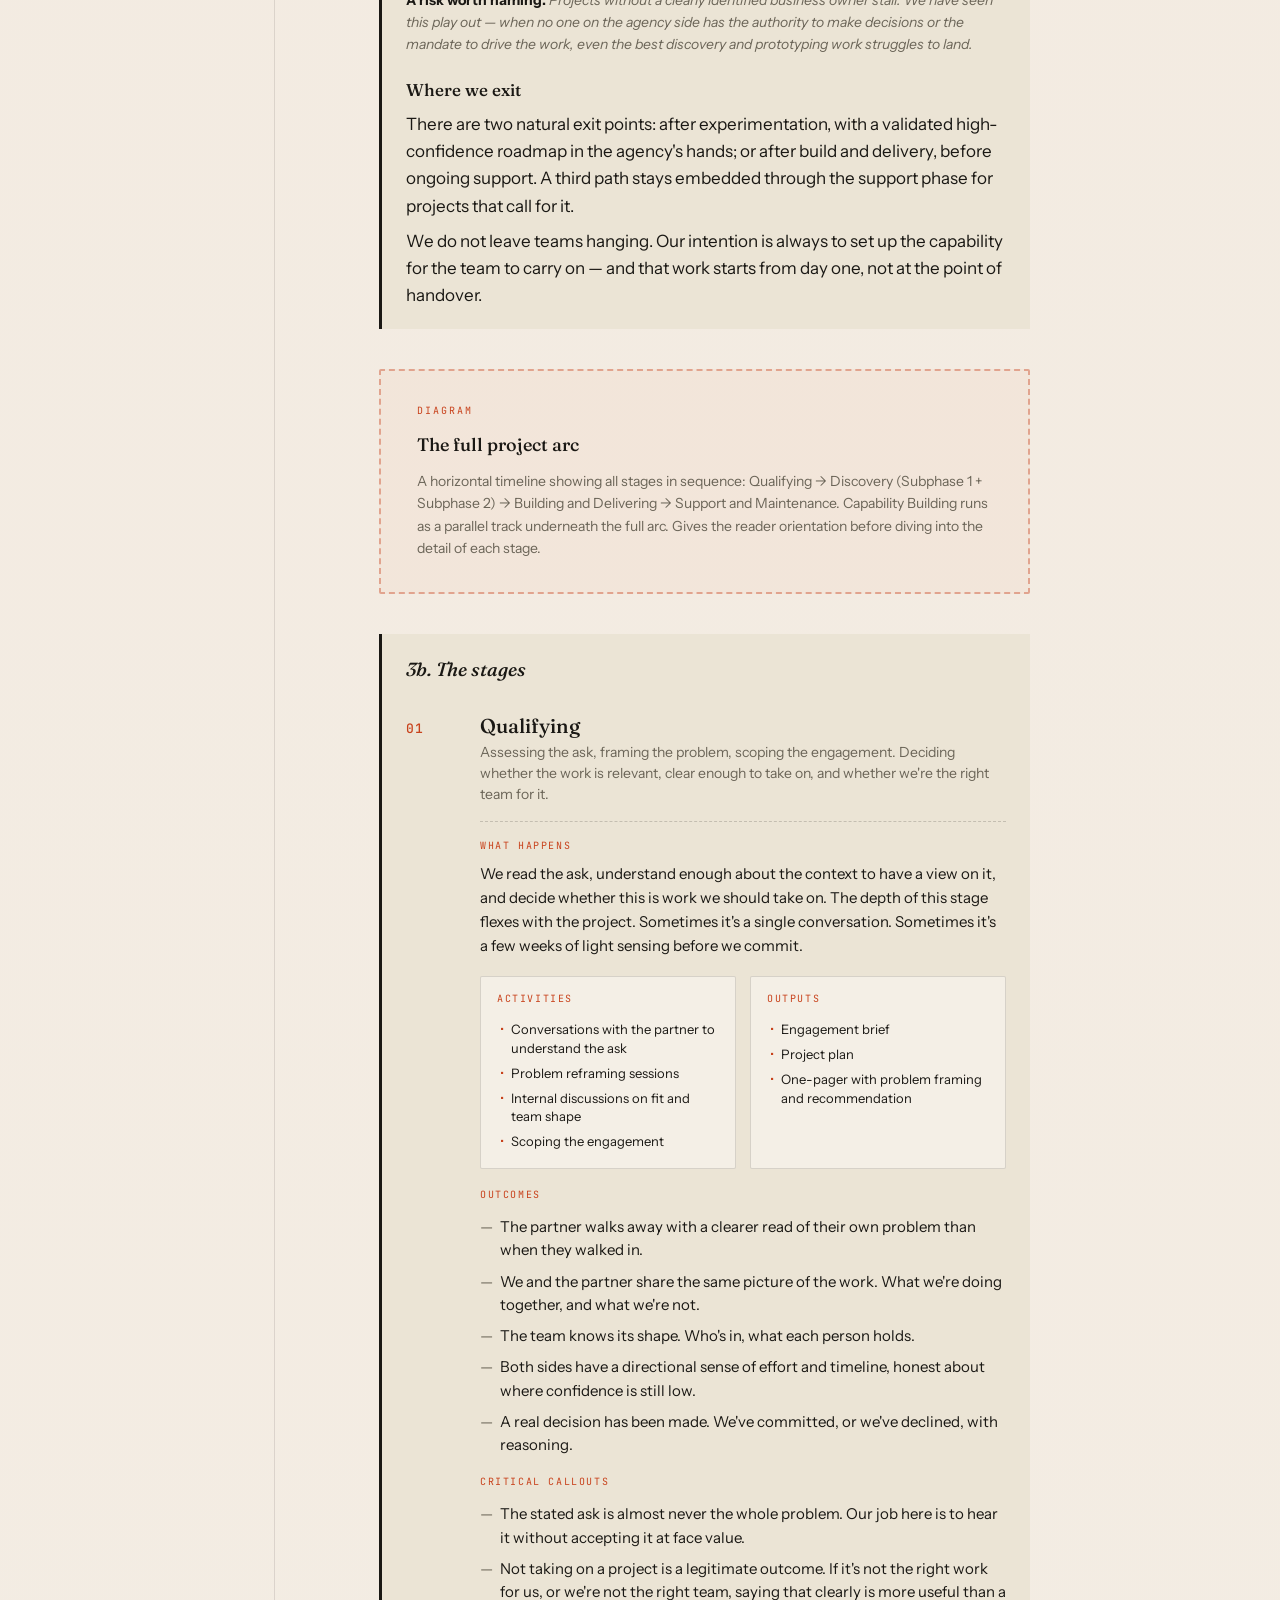
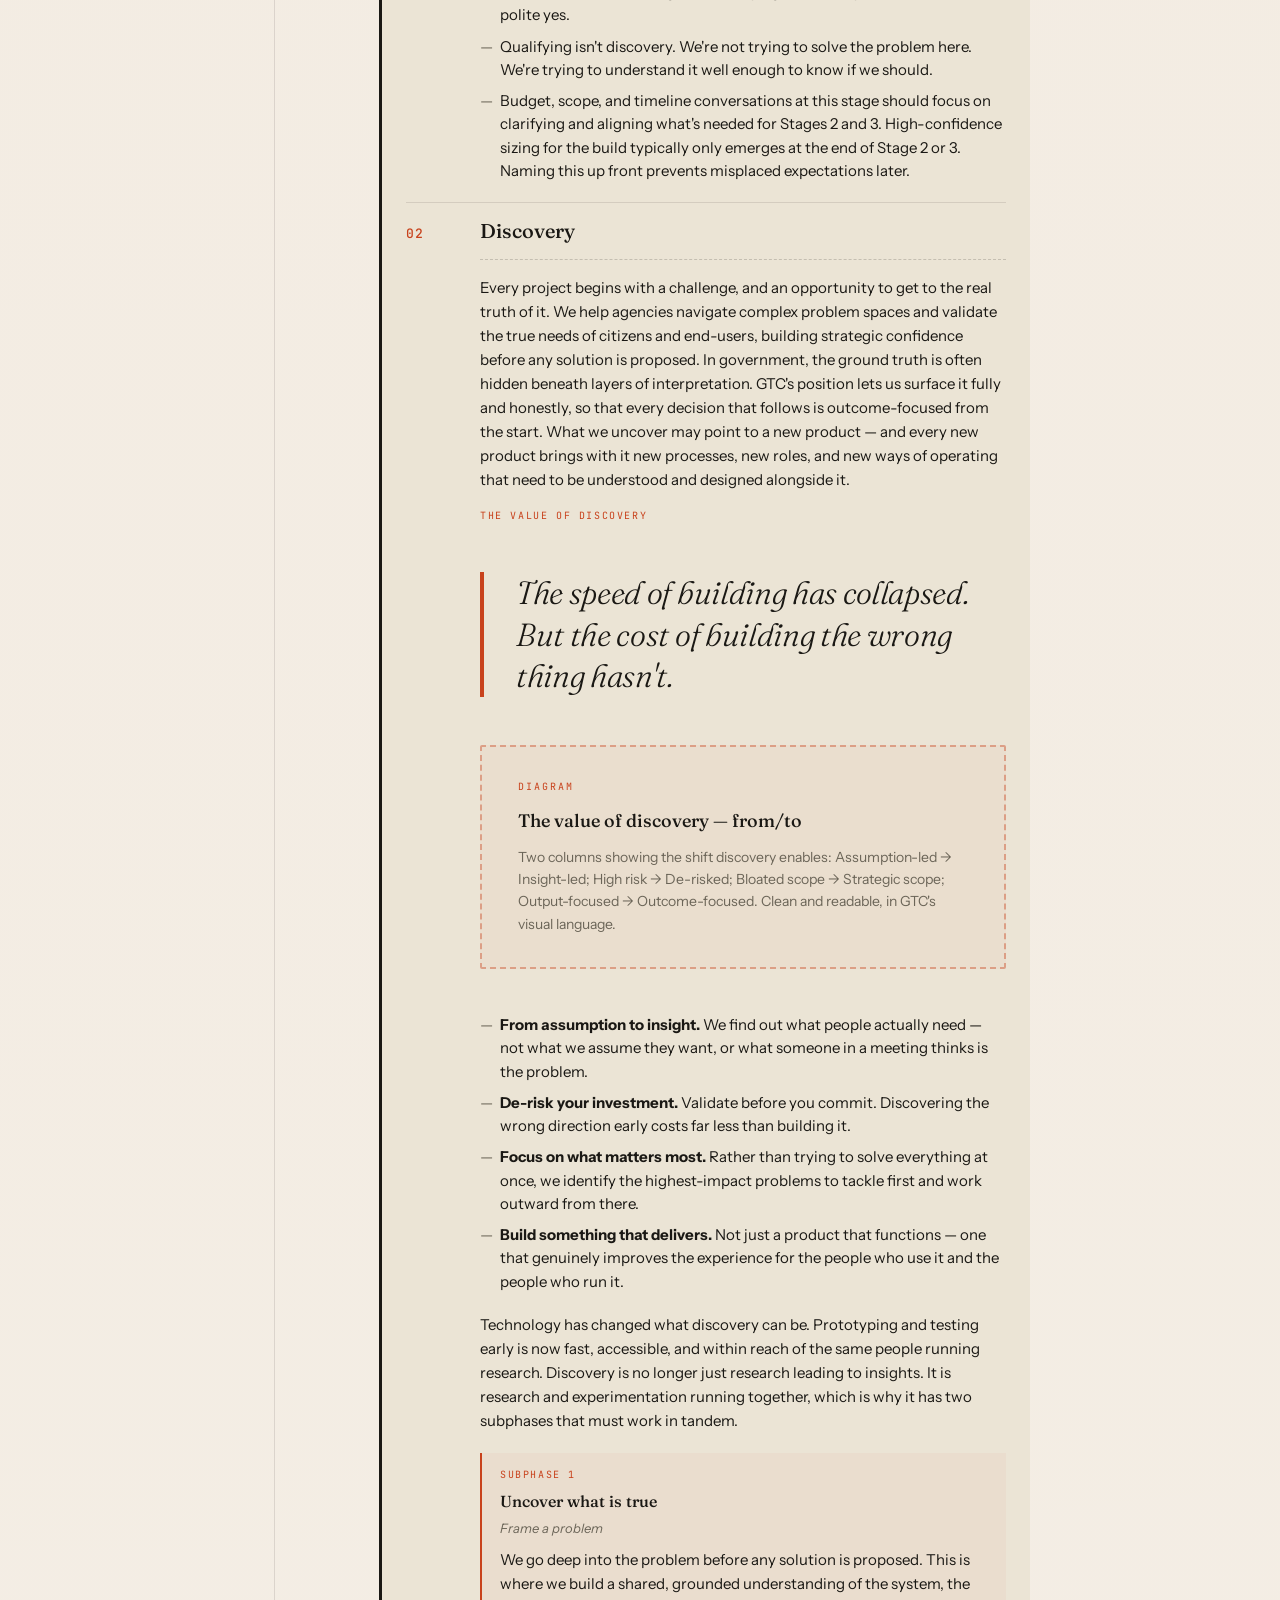
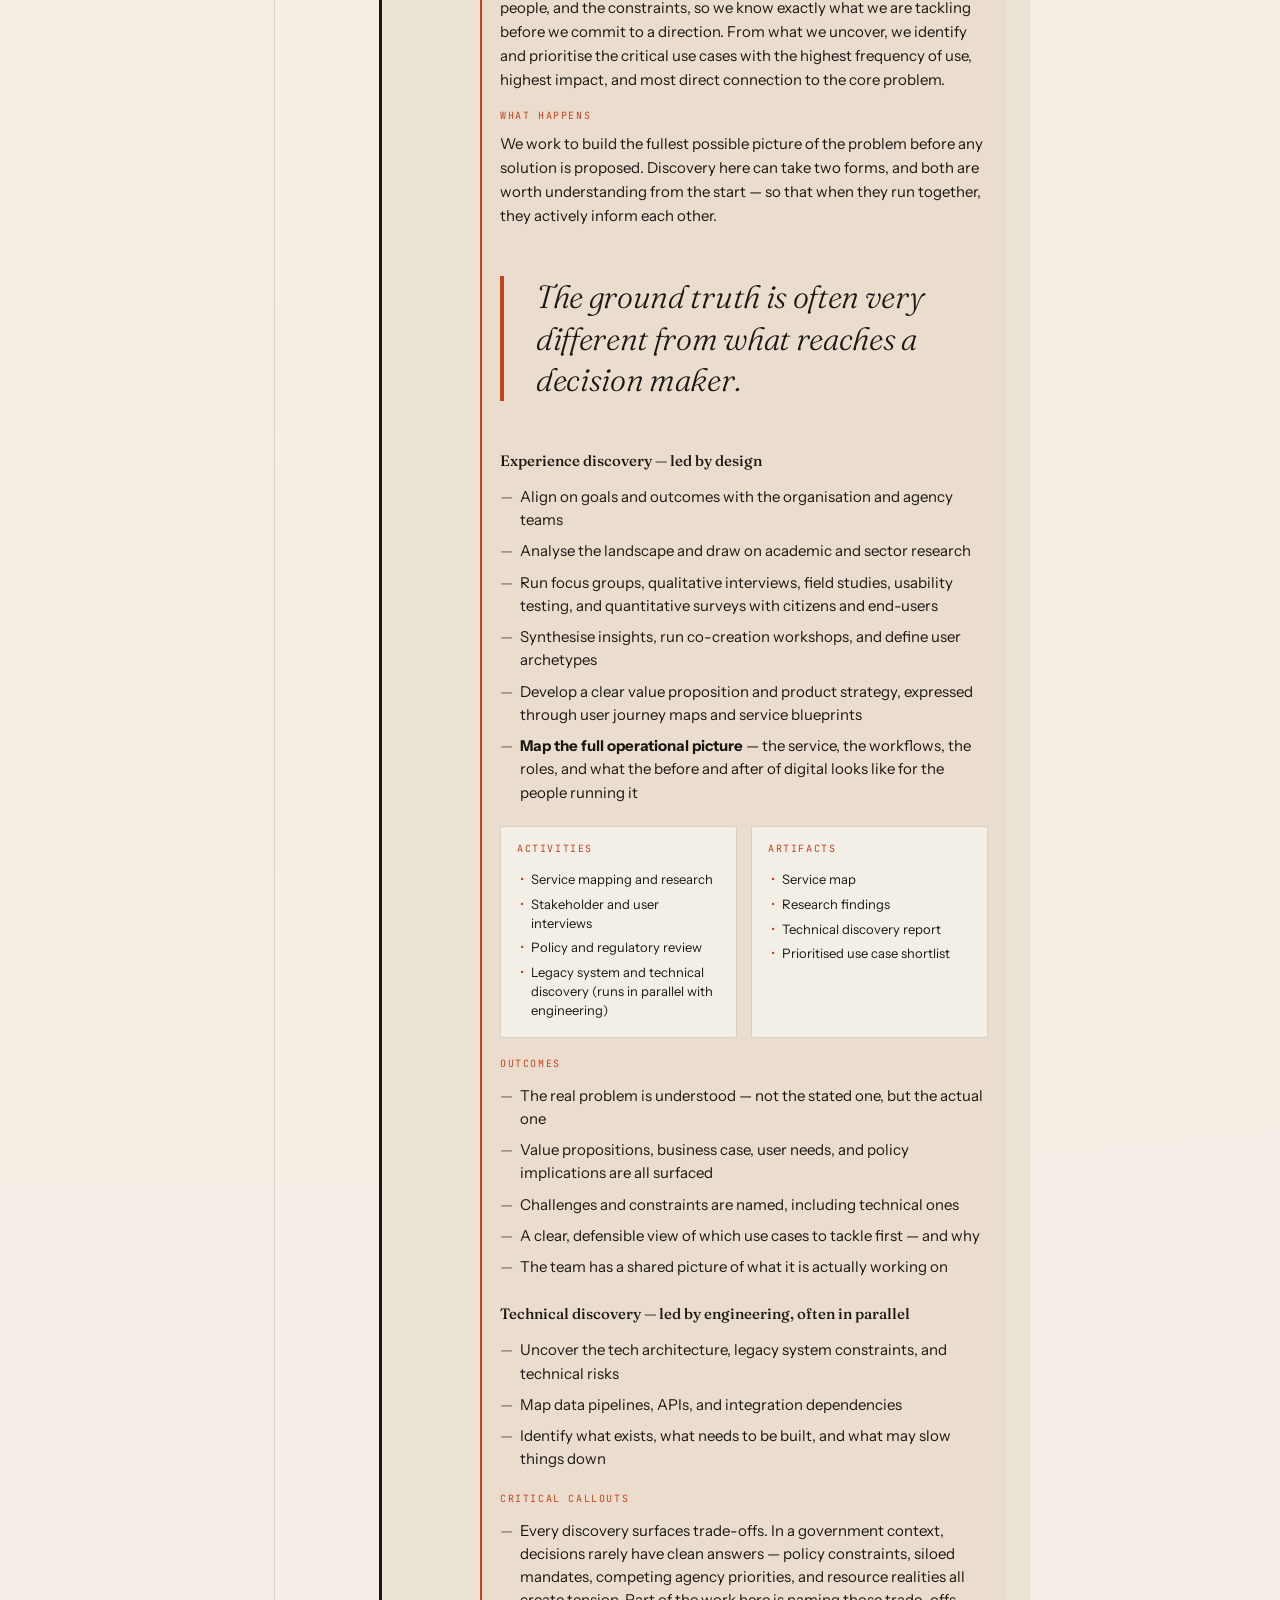
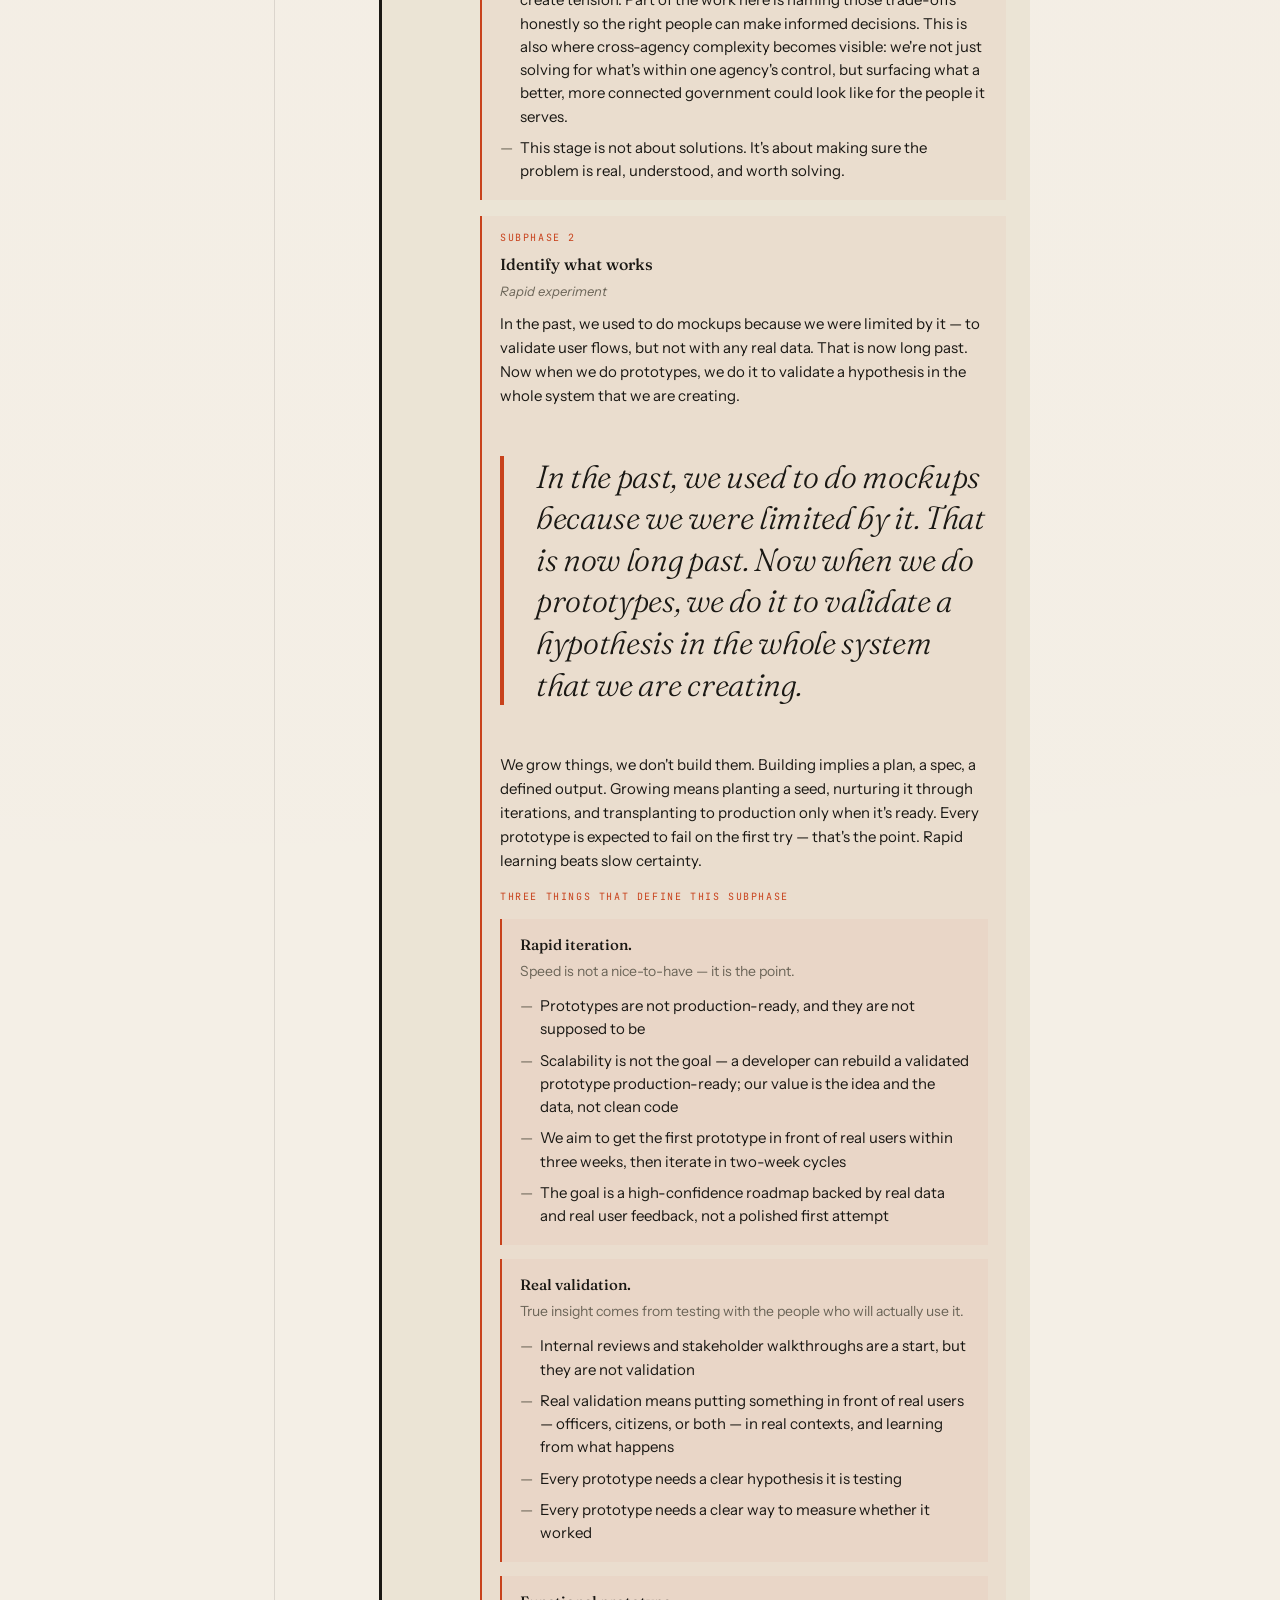
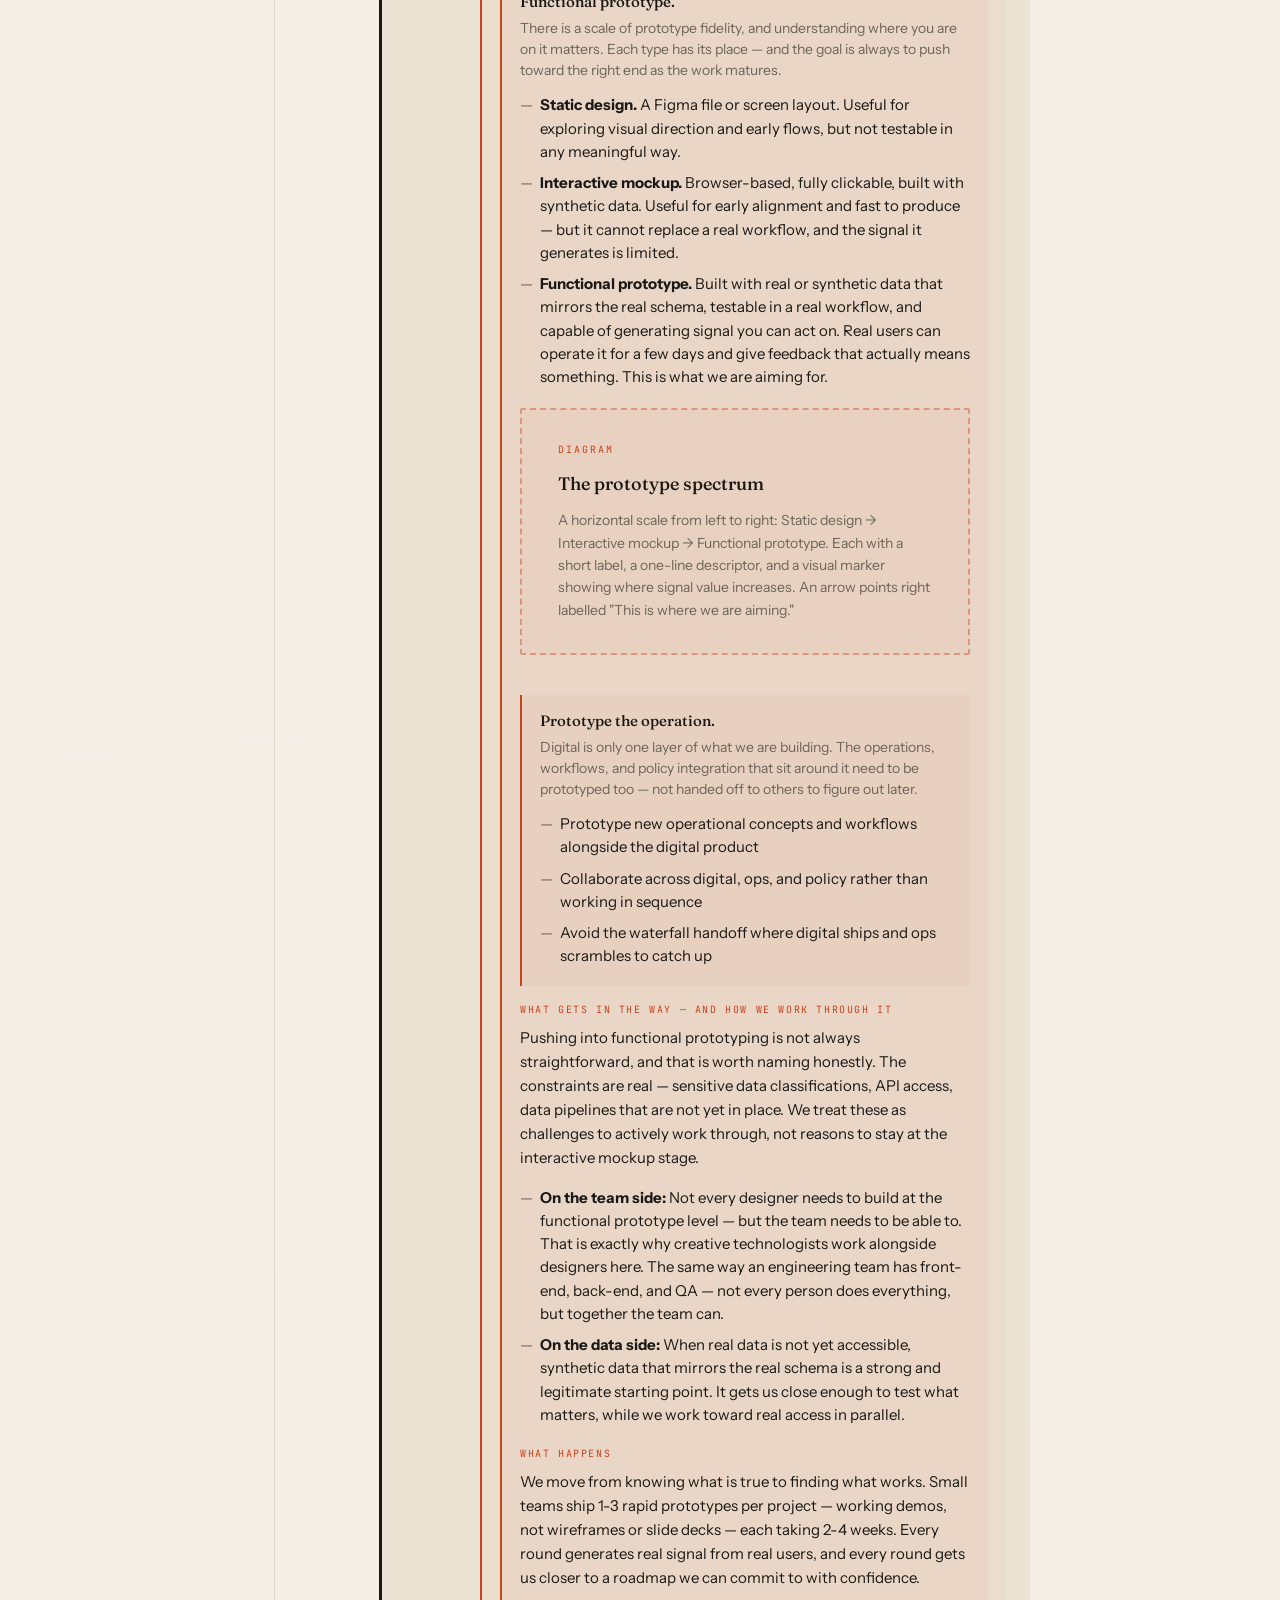
<file: playbook-content/playbook-outline_6.html>
<!DOCTYPE html>
<html lang="en">
<head>
<meta charset="UTF-8">
<meta name="viewport" content="width=device-width, initial-scale=1.0">
<title>Design Playbook — Outline v0.5</title>
<link rel="preconnect" href="https://fonts.googleapis.com">
<link rel="preconnect" href="https://fonts.gstatic.com" crossorigin>
<link href="https://fonts.googleapis.com/css2?family=Fraunces:ital,opsz,wght@0,9..144,300;0,9..144,400;0,9..144,500;0,9..144,700;1,9..144,400&family=JetBrains+Mono:wght@400;500&family=Instrument+Sans:ital,wght@0,400;0,500;0,600;1,400&display=swap" rel="stylesheet">
<style>
  :root {
    --ink: #1a1814;
    --paper: #f4efe6;
    --paper-dim: #ebe4d5;
    --rule: #2a2520;
    --accent: #c8421c;
    --accent-dim: #a63615;
    --muted: #6b6558;
    --highlight: #f0d87a;
  }

  * { box-sizing: border-box; margin: 0; padding: 0; }

  html { scroll-behavior: smooth; }

  body {
    background: var(--paper);
    color: var(--ink);
    font-family: 'Instrument Sans', sans-serif;
    font-size: 17px;
    line-height: 1.6;
    background-image:
      radial-gradient(circle at 20% 10%, rgba(200, 66, 28, 0.04) 0%, transparent 40%),
      radial-gradient(circle at 80% 80%, rgba(240, 216, 122, 0.08) 0%, transparent 40%);
    min-height: 100vh;
  }

  .container {
    max-width: 860px;
    margin: 0 auto;
    padding: 60px 40px 120px;
  }

  /* Masthead */
  .masthead {
    border-bottom: 2px solid var(--ink);
    padding-bottom: 28px;
    margin-bottom: 56px;
    position: relative;
  }

  .masthead::before {
    content: "";
    position: absolute;
    bottom: -6px;
    left: 0;
    right: 0;
    height: 1px;
    background: var(--ink);
  }

  .eyebrow {
    font-family: 'JetBrains Mono', monospace;
    font-size: 11px;
    letter-spacing: 0.18em;
    text-transform: uppercase;
    color: var(--muted);
    display: flex;
    justify-content: space-between;
    margin-bottom: 32px;
  }

  .eyebrow span:last-child::before {
    content: "●";
    color: var(--accent);
    margin-right: 8px;
    font-size: 8px;
    vertical-align: middle;
  }

  h1 {
    font-family: 'Fraunces', serif;
    font-weight: 300;
    font-size: clamp(44px, 7vw, 82px);
    line-height: 0.98;
    letter-spacing: -0.02em;
    font-variation-settings: 'opsz' 144;
  }

  h1 em {
    font-style: italic;
    font-weight: 400;
    color: var(--accent);
  }

  .deck {
    font-family: 'Fraunces', serif;
    font-style: italic;
    font-weight: 300;
    font-size: 20px;
    color: var(--muted);
    margin-top: 20px;
    max-width: 560px;
    line-height: 1.4;
  }

  /* Preface card */
  .preface {
    background: var(--ink);
    color: var(--paper);
    padding: 40px 44px;
    margin-bottom: 72px;
    position: relative;
    border-radius: 2px;
  }

  .preface::before {
    content: "";
    position: absolute;
    top: 12px;
    left: 12px;
    right: 12px;
    bottom: 12px;
    border: 1px solid rgba(244, 239, 230, 0.15);
    pointer-events: none;
  }

  .preface-label {
    font-family: 'JetBrains Mono', monospace;
    font-size: 10px;
    letter-spacing: 0.2em;
    text-transform: uppercase;
    color: var(--highlight);
    margin-bottom: 20px;
  }

  .preface h2 {
    font-family: 'Fraunces', serif;
    font-weight: 400;
    font-size: 28px;
    line-height: 1.2;
    margin-bottom: 20px;
  }

  .preface p {
    font-size: 16px;
    line-height: 1.65;
    color: rgba(244, 239, 230, 0.85);
    margin-bottom: 14px;
  }

  .preface p:last-child {
    margin-bottom: 0;
    font-family: 'Fraunces', serif;
    font-style: italic;
    font-size: 18px;
    color: var(--highlight);
    margin-top: 24px;
  }

  /* Section headers */
  .section-header {
    display: grid;
    grid-template-columns: 80px 1fr;
    gap: 24px;
    align-items: baseline;
    margin-bottom: 24px;
    padding-top: 12px;
  }

  .section-num {
    font-family: 'Fraunces', serif;
    font-weight: 300;
    font-size: 52px;
    line-height: 1;
    color: var(--accent);
    font-variation-settings: 'opsz' 144;
  }

  .section-title {
    font-family: 'Fraunces', serif;
    font-weight: 400;
    font-size: 32px;
    line-height: 1.15;
    letter-spacing: -0.01em;
  }

  .section {
    margin-bottom: 56px;
    scroll-margin-top: 40px;
  }

  .section-body {
    padding-left: 104px;
    border-left: 1px solid rgba(42, 37, 32, 0.12);
    margin-left: 24px;
  }

  @media (max-width: 640px) {
    .section-body {
      padding-left: 20px;
      margin-left: 8px;
    }
    .section-header {
      grid-template-columns: 56px 1fr;
      gap: 16px;
    }
    .section-num {
      font-size: 40px;
    }
    .section-title {
      font-size: 26px;
    }
  }

  /* Decisions block */
  .decisions-label {
    font-family: 'JetBrains Mono', monospace;
    font-size: 10px;
    letter-spacing: 0.18em;
    text-transform: uppercase;
    color: var(--accent);
    margin-bottom: 14px;
    display: inline-block;
    padding: 4px 10px;
    background: rgba(200, 66, 28, 0.08);
    border-radius: 2px;
  }

  .decisions {
    list-style: none;
  }

  .decisions li {
    padding: 12px 0 12px 26px;
    position: relative;
    border-bottom: 1px dashed rgba(42, 37, 32, 0.15);
    font-size: 16px;
    line-height: 1.55;
  }

  .decisions li:last-child {
    border-bottom: none;
  }

  .decisions li::before {
    content: "→";
    position: absolute;
    left: 0;
    top: 12px;
    color: var(--accent);
    font-weight: 500;
  }

  .decisions strong {
    font-weight: 600;
    font-family: 'Fraunces', serif;
    font-size: 17px;
  }

  /* Sub-sections */
  .sub {
    margin-top: 24px;
    padding: 20px 24px;
    background: var(--paper-dim);
    border-left: 3px solid var(--ink);
  }

  .sub h3 {
    font-family: 'Fraunces', serif;
    font-weight: 500;
    font-style: italic;
    font-size: 19px;
    margin-bottom: 12px;
  }

  .sub ul {
    list-style: none;
    padding-left: 0;
  }

  .sub ul li {
    padding: 4px 0 4px 20px;
    position: relative;
    font-size: 15px;
  }

  .sub ul li::before {
    content: "—";
    position: absolute;
    left: 0;
    color: var(--muted);
  }

  /* Stage list */
  .stage-list {
    list-style: none;
    padding: 0;
    margin-top: 14px;
  }

  .stage-list li {
    display: grid;
    grid-template-columns: 56px 1fr;
    gap: 18px;
    align-items: baseline;
    padding: 16px 0;
    border-bottom: 1px solid rgba(42, 37, 32, 0.12);
  }

  .stage-list li:last-child {
    border-bottom: none;
  }

  .stage-list li.stage-parallel {
    margin-top: 14px;
    padding: 18px 20px;
    background: rgba(200, 66, 28, 0.07);
    border: 1px dashed var(--accent);
    border-radius: 2px;
  }

  .stage-num {
    font-family: 'JetBrains Mono', monospace;
    font-size: 13px;
    font-weight: 500;
    color: var(--accent);
    letter-spacing: 0.04em;
  }

  .stage-parallel .stage-num {
    font-size: 18px;
  }

  .stage-name {
    font-family: 'Fraunces', serif;
    font-weight: 500;
    font-size: 20px;
    line-height: 1.2;
    margin-bottom: 4px;
  }

  .stage-moves {
    font-size: 14px;
    color: var(--muted);
    line-height: 1.5;
  }

  .stage-detail {
    margin-top: 16px;
    padding-top: 16px;
    border-top: 1px dashed rgba(42, 37, 32, 0.2);
  }

  .stage-detail-heading {
    font-family: 'JetBrains Mono', monospace;
    font-size: 10px;
    letter-spacing: 0.16em;
    text-transform: uppercase;
    color: var(--accent);
    margin-top: 14px;
    margin-bottom: 8px;
  }

  .stage-detail-heading:first-child {
    margin-top: 0;
  }

  .stage-detail p {
    font-size: 15px;
    line-height: 1.6;
    margin-bottom: 8px;
  }

  .stage-detail-list {
    list-style: none;
    padding-left: 0;
    margin-top: 4px;
  }

  .stage-detail-list li {
    padding: 4px 0 4px 18px;
    position: relative;
    font-size: 15px;
    line-height: 1.55;
    border: none;
    display: block;
    grid-template-columns: none;
    gap: 0;
    align-items: initial;
  }

  .stage-detail-list li::before {
    content: "—";
    position: absolute;
    left: 0;
    color: var(--muted);
  }

  .stage-callouts {
    display: grid;
    grid-template-columns: 1fr 1fr;
    gap: 14px;
    margin: 18px 0;
  }

  @media (max-width: 640px) {
    .stage-callouts {
      grid-template-columns: 1fr;
    }
  }

  .stage-callout {
    padding: 14px 16px;
    background: var(--paper);
    border: 1px solid rgba(42, 37, 32, 0.15);
    border-radius: 2px;
  }

  .stage-callout-label {
    font-family: 'JetBrains Mono', monospace;
    font-size: 10px;
    letter-spacing: 0.16em;
    text-transform: uppercase;
    color: var(--accent);
    margin-bottom: 10px;
  }

  .stage-callout ul {
    list-style: none;
    padding-left: 0;
    margin: 0;
  }

  .stage-callout ul li {
    padding: 3px 0 3px 14px;
    position: relative;
    font-size: 13px;
    line-height: 1.45;
    border: none;
    display: block;
    grid-template-columns: none;
    gap: 0;
    align-items: initial;
  }

  .stage-callout ul li::before {
    content: "·";
    position: absolute;
    left: 4px;
    top: 3px;
    color: var(--accent);
    font-weight: bold;
  }

  /* Sub-stage */
  .sub-stage {
    margin-top: 14px;
    padding: 14px 18px;
    border-left: 2px solid var(--accent);
    background: rgba(200, 66, 28, 0.04);
  }

  .sub-stage-label {
    font-family: 'JetBrains Mono', monospace;
    font-size: 10px;
    letter-spacing: 0.16em;
    text-transform: uppercase;
    color: var(--accent);
    margin-bottom: 6px;
  }

  .sub-stage-name {
    font-family: 'Fraunces', serif;
    font-weight: 500;
    font-size: 16px;
    margin-bottom: 4px;
  }

  .sub-stage-desc {
    font-size: 14px;
    color: var(--muted);
    line-height: 1.5;
  }

  /* Belief list */
  .belief-list {
    list-style: none;
    padding: 0;
    margin-top: 20px;
  }

  .belief-list li {
    padding: 14px 0 14px 26px;
    position: relative;
    border-bottom: 1px dashed rgba(42, 37, 32, 0.15);
    font-size: 16px;
    line-height: 1.55;
  }

  .belief-list li:last-child {
    border-bottom: none;
  }

  .belief-list li::before {
    content: "→";
    position: absolute;
    left: 0;
    top: 14px;
    color: var(--accent);
    font-weight: 500;
  }

  .belief-list strong {
    font-family: 'Fraunces', serif;
    font-size: 17px;
    font-weight: 500;
  }

  /* Working out box */
  .working-out {
    margin-top: 24px;
    padding: 20px 24px;
    background: rgba(240, 216, 122, 0.18);
    border: 1px dashed rgba(42, 37, 32, 0.3);
    border-radius: 2px;
  }

  .working-out-label {
    font-family: 'JetBrains Mono', monospace;
    font-size: 10px;
    letter-spacing: 0.18em;
    text-transform: uppercase;
    color: var(--muted);
    margin-bottom: 10px;
  }

  .working-out p {
    font-family: 'Fraunces', serif;
    font-style: italic;
    font-size: 16px;
    line-height: 1.55;
    color: var(--ink);
  }

  /* Overall frame */
  .overall {
    margin-top: 72px;
    padding: 36px;
    border: 2px solid var(--ink);
    position: relative;
  }

  .overall::after {
    content: "";
    position: absolute;
    top: 8px;
    left: 8px;
    right: -8px;
    bottom: -8px;
    border: 2px solid var(--ink);
    z-index: -1;
  }

  .overall h2 {
    font-family: 'Fraunces', serif;
    font-weight: 400;
    font-style: italic;
    font-size: 24px;
    margin-bottom: 20px;
  }

  /* Parking lot */
  .parking {
    margin-top: 80px;
    padding: 40px;
    background: rgba(240, 216, 122, 0.22);
    border: 1px dashed var(--ink);
    position: relative;
  }

  .parking-header {
    display: flex;
    align-items: baseline;
    justify-content: space-between;
    margin-bottom: 24px;
    padding-bottom: 16px;
    border-bottom: 1px solid rgba(42, 37, 32, 0.2);
  }

  .parking h2 {
    font-family: 'Fraunces', serif;
    font-weight: 400;
    font-style: italic;
    font-size: 30px;
  }

  .parking-tag {
    font-family: 'JetBrains Mono', monospace;
    font-size: 10px;
    letter-spacing: 0.18em;
    text-transform: uppercase;
    color: var(--muted);
  }

  .parking-note {
    font-family: 'Fraunces', serif;
    font-style: italic;
    font-size: 16px;
    color: var(--muted);
    margin-bottom: 28px;
    line-height: 1.5;
  }

  .note {
    padding: 18px 20px;
    background: var(--paper);
    margin-bottom: 14px;
    border-left: 3px solid var(--accent);
    font-size: 15px;
    line-height: 1.6;
  }

  .note-meta {
    font-family: 'JetBrains Mono', monospace;
    font-size: 10px;
    letter-spacing: 0.12em;
    text-transform: uppercase;
    color: var(--muted);
    margin-bottom: 8px;
  }

  /* Pull quotes */
  .pull-quote {
    margin: 48px 0;
    padding: 0 0 0 32px;
    border-left: 4px solid var(--accent);
    position: relative;
  }

  .pull-quote p {
    font-family: 'Fraunces', serif;
    font-style: italic;
    font-size: clamp(22px, 3.5vw, 32px);
    line-height: 1.3;
    font-weight: 300;
    color: var(--ink);
    letter-spacing: -0.01em;
  }

  .pull-quote .quote-attr {
    font-family: 'JetBrains Mono', monospace;
    font-size: 11px;
    letter-spacing: 0.14em;
    text-transform: uppercase;
    color: var(--accent);
    margin-top: 12px;
    font-style: normal;
  }

  /* Diagram placeholders */
  .diagram-placeholder {
    margin: 40px 0;
    padding: 32px 36px;
    border: 2px dashed rgba(200, 66, 28, 0.4);
    background: rgba(200, 66, 28, 0.03);
    border-radius: 2px;
    position: relative;
  }

  .diagram-label {
    font-family: 'JetBrains Mono', monospace;
    font-size: 10px;
    letter-spacing: 0.2em;
    text-transform: uppercase;
    color: var(--accent);
    margin-bottom: 12px;
  }

  .diagram-title {
    font-family: 'Fraunces', serif;
    font-weight: 500;
    font-size: 18px;
    margin-bottom: 10px;
  }

  .diagram-desc {
    font-size: 14px;
    color: var(--muted);
    line-height: 1.6;
  }


  footer {
    margin-top: 100px;
    padding-top: 24px;
    border-top: 1px solid rgba(42, 37, 32, 0.2);
    display: flex;
    justify-content: space-between;
    font-family: 'JetBrains Mono', monospace;
    font-size: 11px;
    letter-spacing: 0.12em;
    text-transform: uppercase;
    color: var(--muted);
  }

  /* Smooth reveal */
  .section, .preface, .overall, .parking {
    animation: rise 0.6s cubic-bezier(0.2, 0.8, 0.2, 1) backwards;
  }

  .section:nth-child(1) { animation-delay: 0.05s; }
  .section:nth-child(2) { animation-delay: 0.1s; }
  .section:nth-child(3) { animation-delay: 0.15s; }
  .section:nth-child(4) { animation-delay: 0.2s; }
  .section:nth-child(5) { animation-delay: 0.25s; }

  @keyframes rise {
    from { opacity: 0; transform: translateY(16px); }
    to { opacity: 1; transform: translateY(0); }
  }
</style>
</head>
<body>
<div class="container">

  <header class="masthead">
    <div class="eyebrow">
      <span>GovTech Consulting Team</span>
      <span>Working Draft</span>
    </div>
    <h1>The Design <em>Playbook</em></h1>
    <p class="deck">An outline for how we work, what we believe, and the outcomes we're agreeing to pursue together.</p>
  </header>

  <section class="preface">
    <div class="preface-label">What this is</div>
    <h2>A place to align, not a place to learn.</h2>
    <p>This isn't a playbook where you come to learn how to design. It doesn't teach craft, methods, or skills. It assumes you already have those.</p>
    <p>This is where we agree on how we're going to use all our design skills to get the right outcome. It captures what we've agreed on: the type of work we take on, our point of view, the outcomes we're aiming for, how we operate as a team, and where we're going.</p>
    <p>Come here to align, not to learn.</p>
  </section>

  <!-- SECTION 01 -->
  <section class="section">
    <div class="section-header">
      <div class="section-num">01</div>
      <h2 class="section-title">Why we exist, and the moment</h2>
    </div>
    <div class="section-body">

      <div style="margin-bottom: 36px;">
        <p style="font-family: 'Fraunces', serif; font-style: italic; font-size: 13px; color: var(--accent); letter-spacing: 0.12em; text-transform: uppercase; margin-bottom: 16px;">1.1 Why GovTech</p>
        <p style="margin-bottom: 16px;">Singapore's Smart Nation vision called for something deliberate: a centralised digital government capability, built in-house, so that the knowledge and direction of transformation would sit within government — not fragmented across agencies or outsourced away. GovTech was the answer to that call.</p>
        <p>Its mandate has always been about more than technology. It's about what government can be for the people who depend on it — and what kind of future we're building together.</p>
      </div>

      <div style="margin-bottom: 36px;">
        <p style="font-family: 'Fraunces', serif; font-style: italic; font-size: 13px; color: var(--accent); letter-spacing: 0.12em; text-transform: uppercase; margin-bottom: 16px;">1.2 The modernisation opportunity</p>
        <p style="margin-bottom: 16px;">Singapore's national AI adoption mandate is a structural signal: the rules of what government can build, and how fast, have changed. What once took months can now be prototyped in days. The opportunity to build public services that are genuinely excellent — not just functional — is more within reach than it has ever been.</p>
        <p>But the goal is not simply to move faster. It's to move well — with the discernment and care that public services deserve, because what's ultimately at stake are the people these services are built for. That means starting with the real problem before committing to a direction, holding the standard for quality when the ability to build is no longer the constraint, and being honest about what deserves focus when more is possible than any team can pursue at once. GTC's work sets the conditions for how agencies across Singapore develop their own capabilities — which is exactly why it has to be done carefully and well.</p>
      </div>

      <div style="margin-bottom: 36px;">
        <p style="font-family: 'Fraunces', serif; font-style: italic; font-size: 13px; color: var(--accent); letter-spacing: 0.12em; text-transform: uppercase; margin-bottom: 16px;">1.3 The AI reality</p>
        <p style="margin-bottom: 16px;">The conditions around us have changed, and they have changed fast. As part of a government with the foresight to lean into this moment, we have both the position and the responsibility to lead the way. Not to wait and see, but to experiment, learn, and set the standard for what design at GTC for the public can be.</p>
        <p>AI is reshaping what is possible for design, and you will see that reflected in how we work. We acknowledge it as a reality, not a prescription. We won't tell you which tools to use, because the tools themselves are evolving faster than any document can capture. What we will say is: the craft is evolving, and it is on us to evolve with it. Good design is still about people. That hasn't changed. How we get there has.</p>
      </div>

      <div class="pull-quote">
        <p>The craft is evolving, and it is on us to evolve with it. Good design is still about people. That hasn't changed. How we get there has.</p>
      </div>

    </div>
  </section>

  <!-- SECTION 02 -->
  <section class="section">
    <div class="section-header">
      <div class="section-num">02</div>
      <h2 class="section-title">Our point of view</h2>
    </div>
    <div class="section-body">

      <!-- OPENING — LOCKED -->
      <p style="margin-bottom: 20px; font-family: 'Fraunces', serif; font-style: italic; font-size: 13px; color: var(--accent); letter-spacing: 0.12em; text-transform: uppercase;">Opening — locked</p>
      <p style="margin-bottom: 32px;">Every team has a point of view, whether it's written down or not. Ours starts with a belief about what's possible here — not just to do more of what's already happening, but to push what public service design can be, how it gets built, how it improves over time, and to help shape that across an entire system that touches every life. That's the scale of the opportunity. Build without finding out what's true, and you'll solve the wrong problem with confidence. Find out what's true without building to test it, and you'll leave a stack of insights that never changed anything. Both happen all the time. Neither has to. This is how we intend to work differently.</p>

      <div class="diagram-placeholder">
        <div class="diagram-label">Diagram</div>
        <div class="diagram-title">The two failure modes</div>
        <div class="diagram-desc">Two paths that lead nowhere: (a) build without discovery → solving the wrong problem with confidence; (b) discover without prototyping → insights that never change anything. The GTC path runs through the middle, combining both discovery and rapid experimentation into one continuous arc.</div>
      </div>

      <!-- BEAT 1 -->
      <div style="margin-bottom: 36px;">
        <p style="font-family: 'Fraunces', serif; font-style: italic; font-size: 13px; color: var(--accent); letter-spacing: 0.12em; text-transform: uppercase; margin-bottom: 16px;">Beat 1: Designing for Everyone</p>

        <p style="margin-bottom: 16px;">Government services exist to serve the population — all of it. Not a target market, not a user segment — everyone, including those hardest to reach and those with no alternative. That's not a limitation. It's what makes this work matter at a scale that's genuinely rare. The opportunity to improve a service here is an opportunity to improve life for everyone who depends on it.</p>
        <p style="margin-bottom: 16px;">That reach comes with a specific set of realities: policy frameworks that govern what can be built, governance structures that shape how decisions get made, and an accountability to the public that runs through every choice we make. Understanding those realities — and working within them rather than around them — is the foundation of everything that follows.</p>
        <p style="margin-bottom: 20px;">Working inside that system means understanding how it's built. These are the realities we design within.</p>

        <div class="stage-callout" style="margin-bottom: 8px;">
          <div class="stage-callout-label">Fairness by design</div>
          <p style="font-size: 14px; line-height: 1.6;">Government holds itself to a high standard — consistent, transparent, predictable, accessible, and accountable — because public systems have to work for everyone, without exception. A service that works for most but fails the vulnerable isn't meeting that bar. Unlike most products, government has no competition: if a service fails you, there's nowhere else to go. That's why Singapore's MDDI mandate of <span style="font-style: italic;">digital first, but not digital only</span> matters as a design principle, not just a policy direction — digital is the default, but every service decision has to account for who might be left behind. Designing for those exceptions isn't a concession. It's what fairness actually looks like in practice.</p>
          <p style="font-size: 12px; line-height: 1.4; color: var(--muted); font-style: italic; margin-top: 8px;">Source: <a href="https://www.mddi.gov.sg/newsroom/digital-first-but-not-digital-only/" style="color: var(--muted);">mddi.gov.sg</a></p>
        </div>
        <div class="stage-callout" style="margin-bottom: 8px;">
          <div class="stage-callout-label">Siloed by mandate, experienced as one</div>
          <p style="font-size: 14px; line-height: 1.6;">Each agency has its own remit, its own rules, its own definition of success. But citizens experience one life, not separate agencies. Sitting where we do, working across them, we have a rare opportunity: to see the whole person and connect dots that institutional silos can't. That's something we should actively strive for.</p>
        </div>
        <div class="stage-callout" style="margin-bottom: 8px;">
          <div class="stage-callout-label">Policy, procurement, governance — these are the brief</div>
          <p style="font-size: 14px; line-height: 1.6;">Policy governs what can be built. Procurement governs how it gets built. Governance shapes who decides. These aren't obstacles — they're the actual shape of the problem. Two things follow. We still need to prototype and test, which means building the right sandboxes inside these constraints, not despite them. And clearing them isn't the finish line. A service can satisfy every requirement and still fail the people using it. We design to a higher bar than compliance.</p>
        </div>
        <div class="stage-callout" style="margin-bottom: 8px;">
          <div class="stage-callout-label">We design for the people who deliver, not just the people who use</div>
          <p style="font-size: 14px; line-height: 1.6;">Every public service has two sets of users: the citizens who depend on it, and the officers who deliver it. The empathy we bring to the front has to extend to the back. Officer workflows, the tools they're given, the friction they live with daily — all of it shapes what the public ends up experiencing. A service can't be better than the system the people inside it are working with.</p>
        </div>
      </div>

      <!-- BEAT 2 -->
      <div style="margin-bottom: 36px;">
        <p style="font-family: 'Fraunces', serif; font-style: italic; font-size: 13px; color: var(--accent); letter-spacing: 0.12em; text-transform: uppercase; margin-bottom: 16px;">Beat 2: What we therefore believe</p>

        <p style="margin-bottom: 20px;">Working in that context, with those stakes and those constraints, has shaped what we believe about how to do this work well.</p>

        <ul class="belief-list">
          <li><strong>Discovery is non-negotiable.</strong> Building without finding out what's true first is how teams solve the wrong problem with confidence. The depth and shape of discovery flexes with the project — but skipping it is never the right call.</li>
          <li><strong>Prototyping moves upstream.</strong> Because the cost of building has dropped dramatically, prototypes no longer belong only in the build phase. They belong alongside discovery, generating real signal earlier and de-risking the decisions that matter most.</li>
          <li><strong>Capability building is part of the work.</strong> Our job isn't only to deliver products — it's to leave partners better equipped than we found them. That means building alongside people, not just for them.</li>
          <li><strong>Skills are shared, not owned.</strong> Service design isn't only for designers. PRDs aren't only for product managers. The boundaries between roles are becoming more permeable — and that's a feature, not a problem.</li>
        </ul>

        <div class="working-out">
          <div class="working-out-label">What we're still working out</div>
          <p>The boundaries between design, product, and engineering are shifting — and we think that's exciting. There's no settled answer yet on where those lines should sit, and we're not waiting for one. We're experimenting our way toward it, together, and we expect what we learn to change how we work.</p>
        </div>
      </div>

      <!-- BEAT 3 -->
      <div style="margin-bottom: 36px;">
        <p style="font-family: 'Fraunces', serif; font-style: italic; font-size: 13px; color: var(--accent); letter-spacing: 0.12em; text-transform: uppercase; margin-bottom: 16px;">Beat 3: What does success look like?</p>

        <p style="margin-bottom: 16px;">Success here doesn't look like conversion rates or retention metrics. It looks like working on the right problem in the first place.</p>
        <p style="margin-bottom: 16px;">The pace of building has accelerated dramatically. But speed applied to the wrong problem is still the wrong problem — just arrived at faster. The most valuable thing we can do is slow down long enough to ask: is this actually the thing worth solving?</p>
        <p style="margin-bottom: 16px;">That takes courage in a government context. Bureaucracy has gravity. Norms have history. Success means being willing to push back — because the people these services are built for deserve more than the default.</p>
        <p style="margin-bottom: 20px;">As part of the Central Modernisation Office, we sit at the intersection of design, technology, and transformation. The platforms and capabilities GovTech has built are real assets — success means bringing them together meaningfully. But at the centre is still a person trying to get something done. Design is how we keep them there.</p>

        <p style="font-family: 'Fraunces', serif; font-style: italic; font-size: 15px; color: var(--muted); margin-bottom: 16px;">Concretely, that means:</p>

        <ul class="belief-list">
          <li><strong>The right problem is named.</strong> Not the stated one, not the comfortable one — the actual one.</li>
          <li><strong>The brave call was made.</strong> Assumptions challenged, norms questioned, the brief interrogated before accepted.</li>
          <li><strong>Technology and modernisation worked for people.</strong> The right capabilities were brought in at the right time — not for their own sake, but in service of the people the product was built for.</li>
          <li><strong>The agency can keep going without us.</strong> Momentum built, not dependency.</li>
          <li><strong>We modelled what good looks like.</strong> How we work becomes the template others carry forward.</li>
        </ul>


      </div>



    </div>
  </section>

  <!-- SECTION 03 -->
  <section class="section">
    <div class="section-header">
      <div class="section-num">03</div>
      <h2 class="section-title">Stages of a project</h2>
    </div>
    <div class="section-body">
      <p style="margin-bottom: 20px;"></p>

      <div class="pull-quote">
        <p>Partnership is how we work.</p>
      </div>

      <div class="sub">
        <h3>3a. How we engage</h3>
        <p style="margin-bottom: 16px;">Partnership is how we work. We work with agencies as partners, not service providers. Agencies bring the domain knowledge and mandate; we bring the discovery capability, technology and product domain. Together, we build something that creates impact for the public. That spirit of co-creation shapes everything about how we show up from day one.</p>

        <p style="font-family: 'Fraunces', serif; font-weight: 500; font-size: 17px; margin-bottom: 8px; margin-top: 20px;">Types of projects we take on</p>
        <p style="margin-bottom: 12px;">We work on modernisation and discovery projects where there is a genuine problem worth solving, a partner ready to work alongside us, and enough clarity to get started. We begin from a question mark and work toward a point where a build can begin with real confidence. That journey, done well, is where the most meaningful work happens.</p>
        <p style="margin-bottom: 12px;">Before committing, we explore the funding landscape together: whether budget has been secured, what it covers, and whether it fits the scope. Getting this clarity early sets everyone up for a more honest, energised, and productive engagement.</p>
        <p style="font-style: italic; font-size: 14px; color: var(--muted); margin-bottom: 8px;">Examples of projects we take on:</p>
        <ul style="list-style: none; padding-left: 0; margin-bottom: 12px;">
          <li style="padding: 4px 0 4px 18px; position: relative; font-size: 15px; line-height: 1.55;"><span style="position: absolute; left: 0; color: var(--muted);">—</span>An agency has a legacy system that is failing users and officers. We come in to discover what is actually broken, map the full service, and prototype what a better version could look like.</li>
          <li style="padding: 4px 0 4px 18px; position: relative; font-size: 15px; line-height: 1.55;"><span style="position: absolute; left: 0; color: var(--muted);">—</span>A ministry wants to understand whether a new policy can be delivered digitally. We run discovery to validate the need, surface the constraints, and experiment with what a service could be before any build commitment is made.</li>
          <li style="padding: 4px 0 4px 18px; position: relative; font-size: 15px; line-height: 1.55;"><span style="position: absolute; left: 0; color: var(--muted);">—</span>An agency is streamlining multiple fragmented systems and workstreams into a single platform. The product is new — and so is the way the operation needs to run. We help them discover not just what to build, but how the people, processes, and workflows around it need to be rethought alongside it.</li>
        </ul>
        <p style="font-size: 14px; line-height: 1.6; color: var(--muted); font-style: italic; margin-bottom: 16px;"><strong style="font-style: normal; color: var(--ink);">A note on research-heavy projects:</strong> There are exceptions. Some projects warrant a longer, deeper research phase before prototyping becomes possible — particularly where the system is complex, the stakeholders are many, or the problem space is genuinely unclear. That is fine. What matters is that the research connects to something — that it is building toward discovery and action, not sitting on its own as a deliverable.</p>

        <p style="font-family: 'Fraunces', serif; font-weight: 500; font-size: 17px; margin-bottom: 8px; margin-top: 20px;">What we don't do</p>
        <p style="margin-bottom: 12px;">We do our best work when we are part of shaping the problem from the start. We are not a vendor executing a brief, and we are not here to create dependency. We are here to build capability alongside the people we work with, so that when we leave, the work continues and gets better.</p>
        <p style="font-style: italic; font-size: 14px; color: var(--muted); margin-bottom: 8px;">Concretely, this means we do not:</p>
        <ul style="list-style: none; padding-left: 0; margin-bottom: 16px;">
          <li style="padding: 8px 0 8px 18px; position: relative; font-size: 15px; line-height: 1.55; border-bottom: 1px dashed rgba(42,37,32,0.12);"><span style="position: absolute; left: 0; color: var(--muted);">—</span><strong>Take over the entire project.</strong> We are a consulting and discovery team. We are not the permanent design or engineering function for an agency. Our role is to accelerate and enable, not to run things indefinitely.</li>
          <li style="padding: 8px 0 8px 18px; position: relative; font-size: 15px; line-height: 1.55; border-bottom: 1px dashed rgba(42,37,32,0.12);"><span style="position: absolute; left: 0; color: var(--muted);">—</span><strong>Write funding papers or investment proposals.</strong> Helping an agency make the internal case for a project is not within our scope. We can inform that thinking, but writing IB papers or procurement documents is not what we are here to do.</li>
          <li style="padding: 8px 0 8px 18px; position: relative; font-size: 15px; line-height: 1.55; border-bottom: 1px dashed rgba(42,37,32,0.12);"><span style="position: absolute; left: 0; color: var(--muted);">—</span><strong>Run isolated research tasks without a discovery arc.</strong> We are not a research-for-hire team. If an agency needs someone to run a user test and hand back a report, that is not us. Research has to connect to discovery, hypothesis, and action — otherwise there is no point.</li>
          <li style="padding: 8px 0 8px 18px; position: relative; font-size: 15px; line-height: 1.55; border-bottom: 1px dashed rgba(42,37,32,0.12);"><span style="position: absolute; left: 0; color: var(--muted);">—</span><strong>Deliver a prototype and walk away.</strong> Prototyping without the full discovery arc — and without building the agency's capability to take it forward — is not the model. A prototype handed over with no context, no roadmap, and no team to own it will go nowhere.</li>
          <li style="padding: 8px 0 8px 18px; position: relative; font-size: 15px; line-height: 1.55;"><span style="position: absolute; left: 0; color: var(--muted);">—</span><strong>Design without being involved in the discovery.</strong> If the solution has already been decided and we are being asked to make it look good, that is not a project we can add real value to.</li>
        </ul>

        <p style="font-family: 'Fraunces', serif; font-weight: 500; font-size: 17px; margin-bottom: 8px; margin-top: 20px;">Where we enter</p>
        <p style="margin-bottom: 8px;">The earlier we are part of shaping the problem, the more value the work creates. We are transparent about where we enter every engagement, so both sides start with a shared and realistic picture of what is possible.</p>
        <p>Entering too late compromises the work. If the direction has already been locked, if the scope has been fixed without discovery, or if the agency has already committed to a build — our ability to do this well is significantly reduced. This is worth naming clearly at the start of every engagement.</p>

        <p style="font-family: 'Fraunces', serif; font-weight: 500; font-size: 17px; margin-bottom: 8px; margin-top: 20px;">What an ideal project team looks like</p>
        <p style="margin-bottom: 8px;">The question is never whether the agency has a designer or an engineer. We can fill those gaps and we are glad to. What makes a project thrive is having the right people engaged on the agency side: a clearly identified business owner, a sponsor with decision-making authority, and a shared sense of what success looks like. From day one, we look for people on the agency side who can grow into ownership over time. Capability transfer does not happen at handover. It starts at the beginning.</p>
        <p style="font-size: 14px; line-height: 1.6; color: var(--muted); font-style: italic;"><strong style="font-style: normal; color: var(--ink);">A risk worth naming:</strong> Projects without a clearly identified business owner stall. We have seen this play out — when no one on the agency side has the authority to make decisions or the mandate to drive the work, even the best discovery and prototyping work struggles to land.</p>

        <p style="font-family: 'Fraunces', serif; font-weight: 500; font-size: 17px; margin-bottom: 8px; margin-top: 20px;">Where we exit</p>
        <p style="margin-bottom: 8px;">There are two natural exit points: after experimentation, with a validated high-confidence roadmap in the agency's hands; or after build and delivery, before ongoing support. A third path stays embedded through the support phase for projects that call for it.</p>
        <p>We do not leave teams hanging. Our intention is always to set up the capability for the team to carry on — and that work starts from day one, not at the point of handover.</p>
      </div>

      <div class="diagram-placeholder">
        <div class="diagram-label">Diagram</div>
        <div class="diagram-title">The full project arc</div>
        <div class="diagram-desc">A horizontal timeline showing all stages in sequence: Qualifying → Discovery (Subphase 1 + Subphase 2) → Building and Delivering → Support and Maintenance. Capability Building runs as a parallel track underneath the full arc. Gives the reader orientation before diving into the detail of each stage.</div>
      </div>

      <div class="sub">
        <h3>3b. The stages</h3>
        <ol class="stage-list">
          <li>
            <span class="stage-num">01</span>
            <div class="stage-content">
              <div class="stage-name">Qualifying</div>
              <div class="stage-moves">Assessing the ask, framing the problem, scoping the engagement. Deciding whether the work is relevant, clear enough to take on, and whether we're the right team for it.</div>
              <div class="stage-detail">
                <div class="stage-detail-heading">What happens</div>
                <p>We read the ask, understand enough about the context to have a view on it, and decide whether this is work we should take on. The depth of this stage flexes with the project. Sometimes it's a single conversation. Sometimes it's a few weeks of light sensing before we commit.</p>

                <div class="stage-callouts">
                  <div class="stage-callout">
                    <div class="stage-callout-label">Activities</div>
                    <ul>
                      <li>Conversations with the partner to understand the ask</li>
                      <li>Problem reframing sessions</li>
                      <li>Internal discussions on fit and team shape</li>
                      <li>Scoping the engagement</li>
                    </ul>
                  </div>
                  <div class="stage-callout">
                    <div class="stage-callout-label">Outputs</div>
                    <ul>
                      <li>Engagement brief</li>
                      <li>Project plan</li>
                      <li>One-pager with problem framing and recommendation</li>
                    </ul>
                  </div>
                </div>

                <div class="stage-detail-heading">Outcomes</div>
                <ul class="stage-detail-list">
                  <li>The partner walks away with a clearer read of their own problem than when they walked in.</li>
                  <li>We and the partner share the same picture of the work. What we're doing together, and what we're not.</li>
                  <li>The team knows its shape. Who's in, what each person holds.</li>
                  <li>Both sides have a directional sense of effort and timeline, honest about where confidence is still low.</li>
                  <li>A real decision has been made. We've committed, or we've declined, with reasoning.</li>
                </ul>
                <div class="stage-detail-heading">Critical callouts</div>
                <ul class="stage-detail-list">
                  <li>The stated ask is almost never the whole problem. Our job here is to hear it without accepting it at face value.</li>
                  <li>Not taking on a project is a legitimate outcome. If it's not the right work for us, or we're not the right team, saying that clearly is more useful than a polite yes.</li>
                  <li>Qualifying isn't discovery. We're not trying to solve the problem here. We're trying to understand it well enough to know if we should.</li>
                  <li>Budget, scope, and timeline conversations at this stage should focus on clarifying and aligning what's needed for Stages 2 and 3. High-confidence sizing for the build typically only emerges at the end of Stage 2 or 3. Naming this up front prevents misplaced expectations later.</li>
                </ul>
              </div>
            </div>
          </li>
          <li>
            <span class="stage-num">02</span>
            <div class="stage-content">
              <div class="stage-name">Discovery</div>

              <div class="stage-detail">
                <p style="margin-bottom: 16px;">Every project begins with a challenge, and an opportunity to get to the real truth of it. We help agencies navigate complex problem spaces and validate the true needs of citizens and end-users, building strategic confidence before any solution is proposed. In government, the ground truth is often hidden beneath layers of interpretation. GTC's position lets us surface it fully and honestly, so that every decision that follows is outcome-focused from the start. What we uncover may point to a new product — and every new product brings with it new processes, new roles, and new ways of operating that need to be understood and designed alongside it.</p>

                <div class="stage-detail-heading">The value of discovery</div>

                <div class="pull-quote">
                  <p>The speed of building has collapsed. But the cost of building the wrong thing hasn't.</p>
                </div>

                <div class="diagram-placeholder">
                  <div class="diagram-label">Diagram</div>
                  <div class="diagram-title">The value of discovery — from/to</div>
                  <div class="diagram-desc">Two columns showing the shift discovery enables: Assumption-led → Insight-led; High risk → De-risked; Bloated scope → Strategic scope; Output-focused → Outcome-focused. Clean and readable, in GTC's visual language.</div>
                </div>

                <ul class="stage-detail-list">
                  <li><strong>From assumption to insight.</strong> We find out what people actually need — not what we assume they want, or what someone in a meeting thinks is the problem.</li>
                  <li><strong>De-risk your investment.</strong> Validate before you commit. Discovering the wrong direction early costs far less than building it.</li>
                  <li><strong>Focus on what matters most.</strong> Rather than trying to solve everything at once, we identify the highest-impact problems to tackle first and work outward from there.</li>
                  <li><strong>Build something that delivers.</strong> Not just a product that functions — one that genuinely improves the experience for the people who use it and the people who run it.</li>
                </ul>

                <p style="margin-top: 16px; margin-bottom: 20px;">Technology has changed what discovery can be. Prototyping and testing early is now fast, accessible, and within reach of the same people running research. Discovery is no longer just research leading to insights. It is research and experimentation running together, which is why it has two subphases that must work in tandem.</p>

                <!-- SUBPHASE 1 -->
                <div class="sub-stage">
                  <div class="sub-stage-label">Subphase 1</div>
                  <div class="sub-stage-name">Uncover what is true</div>
                  <div class="sub-stage-desc" style="font-style: italic; color: var(--muted); font-size: 13px; margin-bottom: 10px;">Frame a problem</div>

                  <p style="margin-bottom: 16px;">We go deep into the problem before any solution is proposed. This is where we build a shared, grounded understanding of the system, the people, and the constraints, so we know exactly what we are tackling before we commit to a direction. From what we uncover, we identify and prioritise the critical use cases with the highest frequency of use, highest impact, and most direct connection to the core problem.</p>

                  <div class="stage-detail-heading">What happens</div>
                  <p style="margin-bottom: 16px;">We work to build the fullest possible picture of the problem before any solution is proposed. Discovery here can take two forms, and both are worth understanding from the start — so that when they run together, they actively inform each other.</p>

                  <div class="pull-quote">
                    <p>The ground truth is often very different from what reaches a decision maker.</p>
                  </div>

                  <p style="font-family: 'Fraunces', serif; font-weight: 500; font-size: 15px; margin-bottom: 8px;">Experience discovery — led by design</p>
                  <ul class="stage-detail-list" style="margin-bottom: 16px;">
                    <li>Align on goals and outcomes with the organisation and agency teams</li>
                    <li>Analyse the landscape and draw on academic and sector research</li>
                    <li>Run focus groups, qualitative interviews, field studies, usability testing, and quantitative surveys with citizens and end-users</li>
                    <li>Synthesise insights, run co-creation workshops, and define user archetypes</li>
                    <li>Develop a clear value proposition and product strategy, expressed through user journey maps and service blueprints</li>
                    <li><strong>Map the full operational picture</strong> — the service, the workflows, the roles, and what the before and after of digital looks like for the people running it</li>
                  </ul>

                  <p style="font-family: 'Fraunces', serif; font-weight: 500; font-size: 15px; margin-bottom: 8px;"></p>

                  <div class="stage-callouts">
                    <div class="stage-callout">
                      <div class="stage-callout-label">Activities</div>
                      <ul>
                        <li>Service mapping and research</li>
                        <li>Stakeholder and user interviews</li>
                        <li>Policy and regulatory review</li>
                        <li>Legacy system and technical discovery (runs in parallel with engineering)</li>
                      </ul>
                    </div>
                    <div class="stage-callout">
                      <div class="stage-callout-label">Artifacts</div>
                      <ul>
                        <li>Service map</li>
                        <li>Research findings</li>
                        <li>Technical discovery report</li>
                        <li>Prioritised use case shortlist</li>
                      </ul>
                    </div>
                  </div>

                  <div class="stage-detail-heading">Outcomes</div>
                  <ul class="stage-detail-list">
                    <li>The real problem is understood — not the stated one, but the actual one</li>
                    <li>Value propositions, business case, user needs, and policy implications are all surfaced</li>
                    <li>Challenges and constraints are named, including technical ones</li>
                    <li>A clear, defensible view of which use cases to tackle first — and why</li>
                    <li>The team has a shared picture of what it is actually working on</li>
                  </ul>

                  <p style="font-family: 'Fraunces', serif; font-weight: 500; font-size: 15px; margin-bottom: 8px; margin-top: 20px;">Technical discovery — led by engineering, often in parallel</p>
                  <ul class="stage-detail-list" style="margin-bottom: 16px;">
                    <li>Uncover the tech architecture, legacy system constraints, and technical risks</li>
                    <li>Map data pipelines, APIs, and integration dependencies</li>
                    <li>Identify what exists, what needs to be built, and what may slow things down</li>
                  </ul>

                  <div class="stage-detail-heading">Critical callouts</div>
                  <ul class="stage-detail-list">
                    <li>Every discovery surfaces trade-offs. In a government context, decisions rarely have clean answers — policy constraints, siloed mandates, competing agency priorities, and resource realities all create tension. Part of the work here is naming those trade-offs honestly so the right people can make informed decisions. This is also where cross-agency complexity becomes visible: we're not just solving for what's within one agency's control, but surfacing what a better, more connected government could look like for the people it serves.</li>
                    <li>This stage is not about solutions. It's about making sure the problem is real, understood, and worth solving.</li>
                  </ul>
                </div>

                <!-- SUBPHASE 2 -->
                <div class="sub-stage" style="margin-top: 16px;">
                  <div class="sub-stage-label">Subphase 2</div>
                  <div class="sub-stage-name">Identify what works</div>
                  <div class="sub-stage-desc" style="font-style: italic; color: var(--muted); font-size: 13px; margin-bottom: 10px;">Rapid experiment</div>

                  <p style="margin-bottom: 12px;">In the past, we used to do mockups because we were limited by it — to validate user flows, but not with any real data. That is now long past. Now when we do prototypes, we do it to validate a hypothesis in the whole system that we are creating.</p>

                  <div class="pull-quote">
                    <p>In the past, we used to do mockups because we were limited by it. That is now long past. Now when we do prototypes, we do it to validate a hypothesis in the whole system that we are creating.</p>
                  </div>

                  <p style="margin-bottom: 16px;">We grow things, we don't build them. Building implies a plan, a spec, a defined output. Growing means planting a seed, nurturing it through iterations, and transplanting to production only when it's ready. Every prototype is expected to fail on the first try — that's the point. Rapid learning beats slow certainty.</p>

                  <div class="stage-detail-heading">Three things that define this subphase</div>

                  <div class="sub-stage" style="margin-bottom: 10px;">
                    <div class="sub-stage-name" style="font-size: 15px;">Rapid iteration.</div>
                    <div class="sub-stage-desc" style="margin-bottom: 8px;">Speed is not a nice-to-have — it is the point.</div>
                    <ul class="stage-detail-list">
                      <li>Prototypes are not production-ready, and they are not supposed to be</li>
                      <li>Scalability is not the goal — a developer can rebuild a validated prototype production-ready; our value is the idea and the data, not clean code</li>
                      <li>We aim to get the first prototype in front of real users within three weeks, then iterate in two-week cycles</li>
                      <li>The goal is a high-confidence roadmap backed by real data and real user feedback, not a polished first attempt</li>
                    </ul>
                  </div>

                  <div class="sub-stage" style="margin-bottom: 10px;">
                    <div class="sub-stage-name" style="font-size: 15px;">Real validation.</div>
                    <div class="sub-stage-desc" style="margin-bottom: 8px;">True insight comes from testing with the people who will actually use it.</div>
                    <ul class="stage-detail-list">
                      <li>Internal reviews and stakeholder walkthroughs are a start, but they are not validation</li>
                      <li>Real validation means putting something in front of real users — officers, citizens, or both — in real contexts, and learning from what happens</li>
                      <li>Every prototype needs a clear hypothesis it is testing</li>
                      <li>Every prototype needs a clear way to measure whether it worked</li>
                    </ul>
                  </div>

                  <div class="sub-stage" style="margin-bottom: 16px;">
                    <div class="sub-stage-name" style="font-size: 15px;">Functional prototype.</div>
                    <div class="sub-stage-desc" style="margin-bottom: 8px;">There is a scale of prototype fidelity, and understanding where you are on it matters. Each type has its place — and the goal is always to push toward the right end as the work matures.</div>
                    <ul class="stage-detail-list">
                      <li><strong>Static design.</strong> A Figma file or screen layout. Useful for exploring visual direction and early flows, but not testable in any meaningful way.</li>
                      <li><strong>Interactive mockup.</strong> Browser-based, fully clickable, built with synthetic data. Useful for early alignment and fast to produce — but it cannot replace a real workflow, and the signal it generates is limited.</li>
                      <li><strong>Functional prototype.</strong> Built with real or synthetic data that mirrors the real schema, testable in a real workflow, and capable of generating signal you can act on. Real users can operate it for a few days and give feedback that actually means something. This is what we are aiming for.</li>
                    </ul>

                    <div class="diagram-placeholder" style="margin-top: 16px;">
                      <div class="diagram-label">Diagram</div>
                      <div class="diagram-title">The prototype spectrum</div>
                      <div class="diagram-desc">A horizontal scale from left to right: Static design → Interactive mockup → Functional prototype. Each with a short label, a one-line descriptor, and a visual marker showing where signal value increases. An arrow points right labelled "This is where we are aiming."</div>
                    </div>

                  <div class="sub-stage" style="margin-top: 16px; margin-bottom: 16px;">
                    <div class="sub-stage-name" style="font-size: 15px;">Prototype the operation.</div>
                    <div class="sub-stage-desc" style="margin-bottom: 8px;">Digital is only one layer of what we are building. The operations, workflows, and policy integration that sit around it need to be prototyped too — not handed off to others to figure out later.</div>
                    <ul class="stage-detail-list">
                      <li>Prototype new operational concepts and workflows alongside the digital product</li>
                      <li>Collaborate across digital, ops, and policy rather than working in sequence</li>
                      <li>Avoid the waterfall handoff where digital ships and ops scrambles to catch up</li>
                    </ul>
                  </div>

                  <div class="stage-detail-heading">What gets in the way — and how we work through it</div>
                  <p style="margin-bottom: 12px;">Pushing into functional prototyping is not always straightforward, and that is worth naming honestly. The constraints are real — sensitive data classifications, API access, data pipelines that are not yet in place. We treat these as challenges to actively work through, not reasons to stay at the interactive mockup stage.</p>
                  <ul class="stage-detail-list" style="margin-bottom: 16px;">
                    <li><strong>On the team side:</strong> Not every designer needs to build at the functional prototype level — but the team needs to be able to. That is exactly why creative technologists work alongside designers here. The same way an engineering team has front-end, back-end, and QA — not every person does everything, but together the team can.</li>
                    <li><strong>On the data side:</strong> When real data is not yet accessible, synthetic data that mirrors the real schema is a strong and legitimate starting point. It gets us close enough to test what matters, while we work toward real access in parallel.</li>
                  </ul>

                  <div class="stage-detail-heading">What happens</div>
                  <p style="margin-bottom: 12px;">We move from knowing what is true to finding what works. Small teams ship 1-3 rapid prototypes per project — working demos, not wireframes or slide decks — each taking 2-4 weeks. Every round generates real signal from real users, and every round gets us closer to a roadmap we can commit to with confidence.</p>
                  <p style="margin-bottom: 16px;">What gets handed off at the end of this subphase is more than a prototype. It is working code, key decisions documented, lessons learned, real user data, and a high-confidence roadmap. The dev team takes the validated prototype and rebuilds it to production standard. That handoff model is intentional — our value is the validated idea and the confidence behind it, not production-ready code.</p>

                  <div class="stage-detail-heading">The rapid experimentation cycle</div>

                  <div class="diagram-placeholder">
                    <div class="diagram-label">Diagram</div>
                    <div class="diagram-title">The rapid experimentation cycle</div>
                    <div class="diagram-desc">A circular looping diagram showing the three steps: Hypothesis → Build → Test → back to Hypothesis. Annotated with timing: first prototype within 3 weeks, then 2-week iteration cycles. A dotted line marks the shift point from experimenting to building.</div>
                  </div>

                  <div class="sub-stage" style="margin-bottom: 8px;">
                    <div class="sub-stage-name" style="font-size: 15px;">Hypothesis.</div>
                    <div class="sub-stage-desc">Start with a clear bet. Based on what we know from discovery, what do we believe could work? Frame it specifically enough that it can be tested — not a vague direction, but a concrete proposition. Just because you can build something does not mean you should. The hypothesis is what gives the prototype its purpose.</div>
                  </div>
                  <div class="sub-stage" style="margin-bottom: 8px;">
                    <div class="sub-stage-name" style="font-size: 15px;">Build.</div>
                    <div class="sub-stage-desc">Turn the hypothesis into something real. A prototype that works with real or synthetic data, in a real workflow, in front of real users. Not a mockup. Not a click-through. Something that generates actual signal. We build to prove, not just to build.</div>
                  </div>
                  <div class="sub-stage" style="margin-bottom: 16px;">
                    <div class="sub-stage-name" style="font-size: 15px;">Test.</div>
                    <div class="sub-stage-desc">Put it in front of the people who matter — officers, citizens, or both. Observe. Listen. Collect data. Then bring what you learn back to the hypothesis and start again.</div>
                  </div>

                  <p style="margin-bottom: 16px;">Each cycle sharpens the picture. What was unclear becomes clearer. What was assumed gets confirmed or challenged. Failed prototypes teach as much as successful ones — failure is learning, not a setback. The loop continues until the team reaches a point where the evidence is strong enough to commit — and that shift from experimenting to building is a meaningful moment, worth marking deliberately.</p>

                  <div class="pull-quote">
                    <p>We build to prove, not just to build.</p>
                  </div>

                  <div class="stage-callouts">
                    <div class="stage-callout">
                      <div class="stage-callout-label">Activities</div>
                      <ul>
                        <li>Hypothesis shaping</li>
                        <li>Shipping 1-3 rapid prototypes per project (2-4 weeks each, max 2 people)</li>
                        <li>Testing with real users — officers, citizens, or both</li>
                        <li>Iterative rounds of experiment, learn, refine</li>
                      </ul>
                    </div>
                    <div class="stage-callout">
                      <div class="stage-callout-label">Artifacts</div>
                      <ul>
                        <li>Working prototype code</li>
                        <li>Key decisions made and lessons learned (including what failed and why)</li>
                        <li>Real user data and feedback</li>
                        <li>High-confidence roadmap</li>
                      </ul>
                    </div>
                  </div>

                  <div class="stage-detail-heading">Outcomes</div>
                  <ul class="stage-detail-list">
                    <li>Assumptions are tested against reality, not held as givens</li>
                    <li>The roadmap is built on confidence, not guesswork</li>
                    <li>The team knows what works — and what doesn't — before committing to build</li>
                    <li>Both officer and citizen perspectives have shaped what gets taken forward</li>
                    <li>The prioritised use cases may expand or shift as experimentation reveals new insight</li>
                  </ul>

                  <div class="stage-detail-heading">Critical callouts</div>
                  <ul class="stage-detail-list">
                    <li>This is a loop, not a step. Expect multiple rounds of hypothesis → build → test → refine before reaching confidence.</li>
                    <li>Prototypes are built to learn, not to ship. Fidelity increases as confidence grows, not the other way around.</li>
                    <li>Testing should include both the people who use the service and the people who deliver it.</li>
                    <li>If a team has no appetite to learn from failure, the prototypes won't do their job.</li>
                  </ul>
                </div>

              </div>
            </div>
          </li>
          <li>
            <span class="stage-num">03</span>
            <div class="stage-content">
              <div class="stage-name">Building and Delivering</div>
              <div class="stage-detail">
                <p style="font-style: italic; font-size: 13px; color: var(--muted); margin-bottom: 12px;">Note: The team hasn't run a full project through this stage yet. What follows draws on collective external experience and will be refined as we learn from our own projects.</p>
                <p style="margin-bottom: 12px;">Discovery is done and confidence is earned. The team has made a deliberate decision to move from experimenting to building — that shift is worth naming clearly when it happens.</p>
                <p style="margin-bottom: 12px;">This stage is predominantly engineering-led. Design's role shifts from shaping the problem and running experiments to maintaining quality, supporting the build, and ensuring what gets shipped stays true to what was validated.</p>
                <p style="margin-bottom: 12px;">Testing and iteration don't stop here — they continue in parallel. The question changes from "does this work?" to "how do we build it well and get it into people's hands?"</p>
                <p style="margin-bottom: 16px;">Modernisation is iterative by nature — not a single arc, but a series of slices. As one slice is built and delivered, the next one begins. That means another round of discovery, another hypothesis, another experiment before the next build. And with AI accelerating what's possible, these cycles run faster than ever — tighter loops, quicker experiments, shorter paths from insight to something real. The loop runs again and again. This is not a sign that something went wrong. It is exactly how iterative modernisation moves.</p>
                <div class="stage-detail-heading">What we think happens here</div>
                <ul class="stage-detail-list" style="margin-bottom: 16px;">
                  <li>Sprint-based build and delivery cycles, led by engineering</li>
                  <li>Design working alongside the build — not ahead of it, not behind it</li>
                  <li>Continuous testing with real users as features ship</li>
                  <li>Design QA to ensure what gets built matches the intent</li>
                  <li>Iterative experimentation continuing in parallel — and potentially looping back into discovery as the project tackles the next slice of modernisation</li>
                  <li>Capability building continues — the agency team grows in confidence through the build</li>
                </ul>
                <div class="stage-detail-heading">What gets handed over</div>
                <ul class="stage-detail-list">
                  <li>Shipped product increments</li>
                  <li>Updated roadmap</li>
                  <li>Documentation and release notes</li>
                </ul>
              </div>
            </div>
          </li>
          <li>
            <span class="stage-num">04</span>
            <div class="stage-content">
              <div class="stage-name">Support and Maintenance</div>
              <div class="stage-detail">
                <p style="font-style: italic; font-size: 13px; color: var(--muted); margin-bottom: 12px;">Note: Our involvement at this stage is expected to be minimal. This section will be kept brief until we have more direct experience to draw from.</p>
                <p style="margin-bottom: 16px;">By the time a product reaches support and maintenance, the agency team should be ready to own it. Our role here is to support that transition and close the engagement well — not to run the product for them.</p>
                <div class="stage-detail-heading">What we think happens here</div>
                <ul class="stage-detail-list" style="margin-bottom: 16px;">
                  <li>Light-touch support as the agency team finds their footing</li>
                  <li>Monitoring live usage and flagging anything that needs attention</li>
                  <li>A structured retrospective — reflecting on what the full engagement taught us and what we carry into the next project</li>
                </ul>
                <div class="stage-detail-heading">What gets handed over</div>
                <ul class="stage-detail-list">
                  <li>Handover documentation</li>
                  <li>Exit summary</li>
                  <li>Retrospective notes</li>
                </ul>
              </div>
            </div>
          </li>
          <li class="stage-parallel">
            <span class="stage-num">&#8718;</span>
            <div class="stage-content">
              <div class="stage-name">Capability Building</div>
              <div class="stage-moves">A parallel workstream that runs from day one. One of the most lasting contributions GTC can make.</div>
              <div class="stage-detail">
                <p style="margin-bottom: 16px;">Capability building is not a handover activity. It is one of the most meaningful things we do. From day one, it runs in parallel with every stage of the project — because a product that works and leaves a team fully equipped to grow it is what real transformation looks like. As part of the Central Modernisation Office's broader modernisation agenda, this is one of the most lasting contributions GTC can make.</p>
                <p style="margin-bottom: 16px;">Beyond building the team, we want to make sure what we leave behind is set up to thrive. That means the growing team has a clear vision and strategy to rally around, an agreed operating model that sets them up for how they work best, and the right metrics and value realisation frameworks so they can see and demonstrate the impact of what they are running.</p>
                <p style="margin-bottom: 20px;">There are two exciting dimensions of capability to build: the product team that designs, builds, and iterates on the service, and the operational team that runs and sustains it.</p>

                <div class="diagram-placeholder">
                  <div class="diagram-label">Diagram</div>
                  <div class="diagram-title">The capability building arc</div>
                  <div class="diagram-desc">Capability building shown as a parallel track that starts at day one and runs the full length of the project. Two sub-tracks visible inside: product team and operation team. Mirrors the full project arc diagram but zoomed in on this workstream.</div>
                </div>

                <div class="stage-detail-heading">Product team</div>
                <p style="margin-bottom: 12px;">Building the right product team on the agency side is where the long-term value of the work truly takes root — and as partners, it is something we shape together from day one. We work with our partners to identify and grow the design capability they need — not just for the project, but for everything that comes after. There are two paths to building that team, and both are worth exploring early.</p>
                <p style="margin-bottom: 8px;">When identifying the right people, we look for more than just current skill level. The key criteria we consider:</p>
                <ul class="stage-detail-list" style="margin-bottom: 16px;">
                  <li><strong>Mindset fit.</strong> A genuine curiosity about the problem, openness to working in new ways, and a collaborative instinct that makes co-creation possible.</li>
                  <li><strong>Readiness to evolve.</strong> A willingness to grow with the work — to pick up new methods, embrace new ways of designing, and adapt as technology changes what design can do.</li>
                  <li><strong>Domain knowledge.</strong> An understanding of the agency's context, systems, and users that is hard to bring in from the outside.</li>
                  <li><strong>Potential for ownership.</strong> The capacity and ambition to eventually lead the work, not just contribute to it.</li>
                </ul>

                <div class="sub-stage" style="margin-bottom: 10px;">
                  <div class="sub-stage-name" style="font-size: 15px;">People on the ground (preferred)</div>
                  <div class="sub-stage-desc">Where possible, we look for existing agency staff who meet these criteria and have the potential to grow into design, product, or engineering roles. They already carry invaluable domain knowledge and context that is hard to replicate. Spotting them early and bringing them into the work from the start means capability builds naturally and organically alongside the project — and by the time we leave, they are ready.</div>
                  <div class="sub-stage-desc" style="margin-top: 8px;">The practical considerations are worth getting ahead of early: clearing bandwidth from BAU responsibilities and getting the right approvals for their involvement. The sooner these conversations happen with the agency, the smoother the path.</div>
                </div>

                <div class="sub-stage" style="margin-bottom: 20px;">
                  <div class="sub-stage-name" style="font-size: 15px;">Bringing in new people</div>
                  <div class="sub-stage-desc">When existing staff cannot be redeployed, bringing in fresh talent is a great opportunity to build exactly the capability the project needs. This calls for an early conversation around manpower: does the agency have MMF allocation to hire? If not, what are the options — augmented resources, contractors, or a longer-term GovTech commitment? Getting this clarity early means the agency is ready to move when the time comes.</div>
                </div>

                <div class="stage-detail-heading">Operation team</div>
                <p style="margin-bottom: 12px;">A successful product needs more than a great team to build it — it needs a team ready to run it. New operational roles are often part of the picture: people who review, manage, issue, and maintain the system day to day. This is where change management comes in, and it is just as important as the product work itself.</p>
                <p>Change management sits alongside capability building as its own workstream, covering the operational layer: what new roles are needed, how they get funded and hired, whether contractors or partners need to be brought in, and what the longer-term commitment from GovTech looks like beyond GTC's involvement.</p>
                <p style="margin-top: 16px; font-family: 'Fraunces', serif; font-style: italic; font-size: 16px; color: var(--accent);">The goal across both dimensions is the same: when we leave, the work continues, the team is confident, and things get better over time.</p>

                <div class="pull-quote" style="margin-top: 32px;">
                  <p>When we leave, the work continues and gets better.</p>
                </div>
              </div>
            </div>
          </li>
        </ol>
        <p style="margin-top: 16px; font-size: 14px; color: var(--muted); font-style: italic; font-family: 'Fraunces', serif;">Discovery is one continuous loop, not two separate phases. Uncovering what is true and identifying what works happen in sequence, but often fold back on each other. Capability Building runs in parallel and can start at any point across the arc.</p>
      </div>

      <div class="sub">
        <h3>For each stage, we capture</h3>
        <ul>
          <li><strong>What happens.</strong> A short narrative of the stage.</li>
          <li><strong>Activities and Outputs.</strong> Side-by-side callouts. Activities are examples of the work. Outputs are examples of artefacts.</li>
          <li><strong>Outcomes.</strong> What changes because of this stage.</li>
          <li><strong>Critical callouts.</strong> Mindsets, permissions, and constraints worth naming.</li>
        </ul>
        <p style="margin-top: 12px; font-size: 14px; color: var(--muted); font-style: italic; font-family: 'Fraunces', serif;">Lean core for every stage. Discovery gets deeper treatment given its centrality to the POV.</p>
      </div>
    </div>
  </section>

  <!-- SECTION 04 -->
  <section class="section">
    <div class="section-header">
      <div class="section-num">04</div>
      <h2 class="section-title">How we work as a team</h2>
    </div>
    <div class="section-body">

      <div style="background: rgba(240, 216, 122, 0.25); border: 1px solid rgba(240, 216, 122, 0.8); border-left: 4px solid var(--highlight); padding: 20px 24px; margin-bottom: 32px; border-radius: 2px;">
        <p style="font-family: 'JetBrains Mono', monospace; font-size: 10px; letter-spacing: 0.18em; text-transform: uppercase; color: var(--muted); margin-bottom: 8px;">⚠ To be collaborated with the design team</p>
        <p style="font-size: 15px; line-height: 1.6;">Everything in this section is a first draft and a starting point — not a final position. The principles, rituals, and ways of working captured here need to be discussed, challenged, and agreed on together as a team before they become ours. Read it, leave comments, and bring your thoughts to the session.</p>
      </div>

      <p style="margin-bottom: 32px;">This section lives at two levels. The first is the principles we hold as a team — the commitments we make to each other about how we show up. The second is the rituals and cadences that put those principles into practice, at both the project and team level.</p>

      <p style="font-family: 'Fraunces', serif; font-weight: 500; font-size: 22px; margin-bottom: 20px;">Principles</p>
      <p style="margin-bottom: 16px;">We are a high trust, high agency, high independence team. These are not just words — they are the commitments we make to each other about how we show up every day.</p>
      <ul class="belief-list">
        <li><strong>High trust.</strong> We trust each other to do the work without needing to check in at every step. We assume good intent, give the benefit of the doubt, and believe that the people on this team are capable of making good calls. Trust is not something we talk about — it is something we demonstrate by how much room we give each other to operate.</li>
        <li><strong>High agency.</strong> Everyone on this team has a voice and a mandate. We do not wait to be told what to do. We bring our own perspective, make our own calls, and take responsibility for the outcomes. Agency means owning your work — the good and the hard parts.</li>
        <li><strong>High independence.</strong> We do not believe in daily standups as a default. If a project needs one, it is usually a signal that something needs to be fixed — a misalignment, a blocker, a communication gap. There are moments where a short burst makes sense, when the team is moving fast and needs to stay tightly coordinated. But those are the exception, not the rule.</li>
        <li><strong>Mandate and space to experiment.</strong> We create the conditions for people to try things, make calls, and sometimes get it wrong. Experimentation only works if failure is genuinely okay. We learn more from a well-documented failure than from a safe, cautious decision that never taught us anything.</li>
      </ul>

      <div class="pull-quote">
        <p>We grow things, we don't build them.</p>
      </div>

      <p style="font-family: 'Fraunces', serif; font-weight: 500; font-size: 22px; margin-bottom: 20px; margin-top: 40px;">Rituals and cadences</p>

      <p style="font-family: 'Fraunces', serif; font-style: italic; font-size: 15px; color: var(--accent); margin-bottom: 16px;">At the project level</p>
      <p style="margin-bottom: 16px;">Every project moves through three moments that matter beyond the work itself.</p>
      <ul class="decisions" style="margin-bottom: 24px;">
        <li><strong>Pre-flights</strong> are how we start. A proper kickoff — not just a calendar invite, but a shared moment to align on the problem, the team, and how we are going to work together.</li>
        <li><strong>Mid-flights</strong> are how we stay honest. A check-in midway through the project, retro-style, to surface what is working and what needs to change before it becomes a problem.</li>
        <li><strong>Post-flights</strong> are how we close. A wrap that captures what we learned — not just about the product, but about how the team worked.</li>
      </ul>

      <p style="font-family: 'Fraunces', serif; font-style: italic; font-size: 15px; color: var(--accent); margin-bottom: 16px;">At the team level</p>

      <div class="sub" style="margin-bottom: 12px;">
        <h3>Weekly check-in.</h3>
        <p style="margin-bottom: 12px;">Once a week, the whole team comes together. Not to report status, but to connect — to share, support, and remind each other that we are building something together. Cross-pollination happens here, even in a short window.</p>
        <ul>
          <li>Frequency: weekly</li>
          <li>Length: under 45 minutes</li>
          <li>Format: open sharing — what is on your mind, blockers, gratitude, small wins</li>
          <li>Not a project update session</li>
        </ul>
      </div>

      <div class="sub" style="margin-bottom: 12px;">
        <h3>Design critiques.</h3>
        <p style="margin-bottom: 8px;">Done well, a critique is one of the most generative things a design team can do. The goal is honest reactions that sharpen the work — not directions, not prescriptions. Our approach is inspired by Ed Catmull's movie critique process at Pixar, famously detailed in his book Creativity, Inc.</p>
        <p style="font-family: 'JetBrains Mono', monospace; font-size: 11px; letter-spacing: 0.12em; color: var(--accent); margin-bottom: 10px; font-style: italic;">[Alexa to support]</p>
        <ul>
          <li>Three roles: presenter, critics, facilitator</li>
          <li>Presenter sets context first</li>
          <li>Critics share reactions and feelings, not solutions — "this makes me feel X" not "change this to Y"</li>
          <li>Suggestions only when the presenter specifically asks</li>
          <li>Facilitator keeps the conversation in the right register</li>
        </ul>
      </div>

      <div class="sub" style="margin-bottom: 12px;">
        <h3>Cross-project conversations.</h3>
        <p style="margin-bottom: 12px;">Every designer working on a project needs a standing space to step outside it. Someone with fresh eyes will always spot what becomes invisible from the inside — assumptions, drift, missed opportunities. This is how we keep each other sharp across the whole team.</p>
        <ul>
          <li>Each deployed designer has a regular conversation with someone outside their project</li>
          <li>Not a formal review — informal, open, perspective-driven</li>
          <li>Seek out different perspectives over time — the more varied the voices, the richer the feedback</li>
        </ul>
      </div>

      <div class="sub" style="margin-bottom: 24px;">
        <h3>Onboarding.</h3>
        <p style="margin-bottom: 12px;">A new team member's first two weeks will feel overwhelming. That is not a problem to solve — it is something to prepare them for. Onboarding is a team responsibility, not an HR task.</p>
        <ul>
          <li>Before day one, send a welcome message and make sure their first conversation is already in their calendar</li>
          <li>Give them space to observe and ask questions before jumping into delivery</li>
          <li>Introduce them broadly — across disciplines and seniority levels, not just their immediate project</li>
          <li>Give them an anchor project: a small piece of work that lets them apply existing skills while learning the context</li>
          <li>Around week four, sit down to set goals and start building a growth plan</li>
          <li>Assign an onboarding buddy and give them the bandwidth to actually do it</li>
          <li>Collect feedback after each onboarding and improve the next one</li>
        </ul>
      </div>

      <p style="font-family: 'Fraunces', serif; font-weight: 500; font-size: 22px; margin-bottom: 20px; margin-top: 40px;">What this asks of us</p>
      <p style="margin-bottom: 16px;">Working this way is not the easiest path. It asks something real from everyone on the team. And working in government adds another layer — the stakes are higher, the constraints are real, and the people on the other side of what we build are not users in an abstract sense. They are the public. That context deserves to be felt, not just acknowledged.</p>
      <ul class="belief-list">
        <li><strong>Show up with honesty, not just presence.</strong> Come to rituals prepared and genuinely engaged. Give feedback that is honest, not safe. Receive feedback without defensiveness. Share what is hard, not just what is going well.</li>
        <li><strong>Care about work beyond your own project.</strong> Notice when a teammate could benefit from a fresh perspective and offer it without being asked. Bring your full thinking to cross-project conversations, even when you are deep in your own work.</li>
        <li><strong>Be comfortable with uncertainty.</strong> High agency means making calls without a full picture. High independence means knowing when to keep going and when to pull someone in. Neither is always obvious — and that is okay.</li>
        <li><strong>Stay open to evolving — experiment, and document what you learn.</strong> We learn by doing, not by waiting until we are certain. Try new tools, new processes, new ways of working — and when something works or doesn't, say so. A well-documented experiment teaches the whole team, not just the person who ran it. The way we work is not fixed, and that is a feature, not a flaw.</li>
        <li><strong>Build others up as you go.</strong> Working with agency partners is not just about delivering — it is about leaving people more capable than we found them. That takes genuine empathy, patience, and a willingness to mentor. The best outcomes happen when our partners grow with the work, not just receive it. Make space for that, even when the project is moving fast.</li>
        <li><strong>Navigate the system without losing sight of why.</strong> Government moves differently from the private sector. There are layers of approval, competing priorities, and processes that can slow things down. Our job is to work within that with patience and respect — while staying anchored to what we are here to do: build services that genuinely improve people's lives.</li>
        <li><strong>Welcome the blurring lines.</strong> The lines between design, product, and engineering are shifting — and that is more opportunity than threat. What each role owns is less fixed than it has ever been. Stay curious, stay open, and lean into collaboration across those lines rather than retreating behind them. The teams that figure this out together will do the most interesting work.</li>
        <li><strong>Hold the bigger picture.</strong> We are not just shipping products. We are building a practice, shaping a culture, and demonstrating what design in government can look like at its best. That is worth showing up fully for.</li>
      </ul>

      <p style="font-family: 'Fraunces', serif; font-weight: 500; font-size: 22px; margin-bottom: 20px; margin-top: 40px;">What this looks like in practice — May 2026</p>
      <p style="margin-bottom: 16px;">This is a snapshot of how we are working right now. It will change. That is the point.</p>
      <p style="margin-bottom: 16px;">We are a team that is actively figuring out what design looks like in an AI-enabled environment. We are not waiting for the answer to arrive — we are building it as we go. What follows is grounded in what we are actually doing today, not what we aspire to do eventually.</p>
      <ul class="decisions" style="margin-bottom: 24px;">
        <li><strong>Designing and thinking with AI.</strong> We use Claude as a thinking partner — for drafting, synthesising, sense-making, and pushing ideas further. It sits alongside us in the work, not apart from it. <em>[Mark — add a concrete example of how the team is using Claude on a project]</em></li>
        <li><strong>Prototyping with real tools.</strong> We are moving beyond click-through mockups. Designers on this team are experimenting with tools like Cursor to build functional prototypes that work with real data and real workflows — not simulations. <em>[Mark — add a concrete example of a prototype built this way]</em></li>
        <li><strong>Visualising and collaborating in Figma.</strong> Figma remains our shared canvas for design work, service mapping, and collaborative thinking. We use it across disciplines, not just within the design team. <em>[Mark — add a concrete example of how Figma is being used beyond traditional design]</em></li>
        <li><strong>Capturing and synthesising with AI meeting tools.</strong> We use tools like Granola to capture and distil conversations — so that what we discuss in meetings actually makes it into our shared knowledge, not just someone's private notes.</li>
        <li><strong>Working in the open.</strong> Documentation, decisions, and drafts live in shared spaces — Notion, Craft — so that the whole team can see, react, and build on what is being created. <em>[Mark — add a concrete example of a decision or draft that lived in the open and improved because of it]</em></li>
        <li><strong>Understanding classification and sensitivity.</strong> Before bringing any AI tool into the work, designers need to understand the classification level of the project and the data they are working with. Government data comes with real sensitivity requirements — Restricted, Confidential, Official — and not all tools are cleared for all levels. This is not a one-time check at the start of a project. It is an ongoing awareness as the work evolves, new data surfaces, and new tools are considered. When in doubt, clarify before proceeding. <em>[Mark — add a concrete example of how the team navigates classification when prototyping with real data]</em></li>
      </ul>
      <p style="margin-bottom: 32px;">This list will look different in six months. Some of these tools will have evolved. New ones will have appeared. What will not change is the expectation that we are always paying attention, always willing to try something new, and always asking whether there is a better way.</p>

      <p style="font-family: 'Fraunces', serif; font-weight: 500; font-size: 22px; margin-bottom: 20px; margin-top: 40px;">Open questions we are holding</p>
      <p style="margin-bottom: 16px; font-style: italic; color: var(--muted); font-family: 'Fraunces', serif;">Not trying to answer these here. Acknowledging them, capturing where we stand, and leaving room to expand.</p>
      <ul class="decisions">
        <li>The changing role of design as AI reshapes product work</li>
        <li>What a designer does vs. a product manager vs. an engineer, and where the lines now sit</li>
        <li>Which roles inside a design team are critical, and which are shifting</li>
        <li>Where design should spend more time, and where it should spend less</li>
        <li>How the shape of product teams is changing, and what that means for us</li>
      </ul>
    </div>
  </section>

  <!-- SECTION 05 -->
  <section class="section">
    <div class="section-header">
      <div class="section-num">05</div>
      <h2 class="section-title">Closing</h2>
    </div>
    <div class="section-body">
      <p style="margin-bottom: 20px;">Short, conviction-heavy. What this team becomes if it lives these beliefs.</p>

      <div class="decisions-label">Decisions made</div>
      <ul class="decisions">
        <li><strong>Don't end on support or team rituals.</strong> Would land flat for a doc meant to inspire.</li>
        <li><strong>Points forward.</strong> Half a page of conviction, giving readers something to carry out.</li>
      </ul>
    </div>
  </section>

  <div class="overall">
    <h2>Overall decisions</h2>
    <ul class="decisions">
      <li><strong>Primary reader.</strong> The design team itself. This is an alignment exercise first.</li>
      <li><strong>Secondary readers.</strong> Others in GovTech who want to understand how the team works. A separate "pitch" version may exist later for people engaging with us.</li>
      <li><strong>Read-through, not reference.</strong> No templates, no pick-and-use guidelines. Meant to be read cover-to-cover.</li>
      <li><strong>Target feeling.</strong> Inspired and aligned by the end.</li>
    </ul>
  </div>

  <section class="parking">
    <div class="parking-header">
      <h2>Parking lot</h2>
      <span class="parking-tag">Notes &amp; ideas</span>
    </div>
    <p class="parking-note">A place to drop thoughts, framings, and open questions as they come up. Triage later.</p>

    <div class="note">
      <div class="note-meta">Framing note, what this playbook is</div>
      This isn't a playbook where you come to learn how to design. It's where we agree on how we're going to use all our design skills to get the right outcome. Not a place to learn. A place to align on outcomes, how we work, the type of projects we do, our point of view, our goal, and our vision.
    </div>

    <div class="note">
      <div class="note-meta">Call-out for the stages section</div>
      The stages we've laid out are a simplified version of what a project can look like. In reality, projects rarely move in a clean line. You may get to build and find yourself going back to scoping, discovery, or hypothesis shaping. You may move through framing, scoping, discovery, and shaping, only to return to framing because what you've learned means the direction has to change. This is normal. The stages are a shared model to anchor our thinking, not an idealized sequence every project must follow. Worth calling this out explicitly in the stages section so no one reads it and dismisses it as too clean for reality.
    </div>

    <div class="note">
      <div class="note-meta">Open question, go-to-market</div>
      Where does go-to-market strategy and execution sit in the stages? Does it live inside building and delivering, or is it a parallel thread like capability building? Needs thinking.
    </div>

    <div class="note">
      <div class="note-meta">Open question, stages of modernization</div>
      The stages we've described are for a project. We also need to frame stages of modernization at the program level, and how those are tracked separately from project stages. Could live in the modernization playbook or be introduced here with a pointer out.
    </div>
  </section>

  <footer>
    <span>Design Playbook / Outline v0.5</span>
    <span>Working draft</span>
  </footer>

</div>
</body>
</html>
</file>
<file: css/styles.css>
/* ============================================================================
   GTC — The Design Playbook
   Header build · tokens, type system, layout, motion base
   ========================================================================== */

/* ---------- Fonts ---------- */
@font-face {
  font-family: "Boldonse";
  src: url("../assets/fonts/Boldonse-Regular.woff2") format("woff2");
  font-weight: 400;
  font-style: normal;
  font-display: swap;
}
@font-face {
  font-family: "DM Sans";
  src: url("../assets/fonts/DMSans.woff2") format("woff2-variations");
  font-weight: 100 1000;
  font-stretch: 75% 125%;
  font-style: normal;
  font-display: swap;
}
@font-face {
  font-family: "Source Serif 4";
  src: url("../assets/fonts/SourceSerif4.woff2") format("woff2-variations");
  font-weight: 200 900;
  font-style: normal;
  font-display: swap;
}
@font-face {
  font-family: "Source Serif 4";
  src: url("../assets/fonts/SourceSerif4-Italic.woff2") format("woff2-variations");
  font-weight: 200 900;
  font-style: italic;
  font-display: swap;
}

/* ---------- Tokens ---------- */
:root {
  --midnight: #012233;
  --chalk: #f6f2e7;

  /* Menu palette (Figma) */
  --blue: #4f94cf;
  --orange: #f9a518;
  --gray3: #c7c7cc;
  --book-dark: rgba(27, 31, 38, 0.72);
  --book-grad: linear-gradient(180deg, #4f94cf 59.62%, #aed3ed 100%); /* interactive book bg */

  /* Flower-petal + page accents (Figma) */
  --sky: #73aae5;          /* blue petal */
  --pink: #f394be;         /* pink petal */
  --skeleton: #d9d9d9;     /* TOC placeholder bars */
  --toc-gray: rgba(27, 31, 38, 0.47); /* inactive TOC row */

  --font-display: "Boldonse", system-ui, sans-serif;
  --font-sans: "DM Sans", system-ui, sans-serif;
  --font-serif: "Source Serif 4", Georgia, serif;

  /* Reference width = 1440. Fluid scale helper. */
  --ref: 1440;

  /* Landing shelf geometry — MUST match SHELF_W / SHELF_PAD in js/main.js (fitShelf).
     The shelf (books 1–5) is --shelf-w wide, centred, and shrinks to fit within
     --shelf-pad of total side gutter. The intro row reuses these so its edges line
     up with the outermost books at every width. */
  --shelf-w: 1300px;
  --shelf-pad: 80px;
  /* Effective on-screen shelf/content width: min(1300px, viewport − 80px). */
  --shelf-width: min(var(--shelf-w), 100% - var(--shelf-pad));

  /* Title sizing (Opening_Title.svg native = 606 × 230) */
  --title-w: min(606px, 80vw);

  --ease-out: cubic-bezier(0.22, 1, 0.36, 1);
}

/* ---------- Reset ---------- */
*,
*::before,
*::after { box-sizing: border-box; }

html { -webkit-text-size-adjust: 100%; }

/* ============================================================================
   Cross-page navigation fade (js/transition.js) — humanistreview.ai style.
   `html` carries the page backdrop so the exit fade (body opacity → 0) sinks
   the content into the background instead of flashing white; the dark About
   page keeps its own backdrop via :has. The entrance is pure CSS — every load
   fades the body in over 1.3s on the hrOut curve — so a JS failure can never
   strand a hidden page (the animation always completes on its own). bfcache
   restores skip CSS animations; transition.js replays the fade on pageshow.
   ========================================================================== */
html { background: var(--chalk, #f6f2e7); }
html:has(body.page-dark) { background: #0c1619; }

@keyframes gtc-page-in {
  from { opacity: 0; }
  to   { opacity: 1; }
}

/* fill-mode MUST stay `backwards`, never `both`/`forwards` — a filled CSS
   animation outranks inline styles in the cascade, so it would pin the body at
   opacity 1 and silently swallow transition.js's GSAP exit fade (found via
   CDP: the html bg crossfaded but the body never faded). */
body { animation: gtc-page-in 1.3s cubic-bezier(0.43, 0.195, 0.02, 1) backwards; }

@media (prefers-reduced-motion: reduce) {
  body { animation: none; }
}

body {
  margin: 0;
  background: var(--chalk);
  color: var(--midnight);
  font-family: var(--font-sans);
  font-optical-sizing: auto;
  font-variation-settings: "opsz" 14;
  -webkit-font-smoothing: antialiased;
  text-rendering: optimizeLegibility;
  overflow-x: hidden;
}

img { display: block; max-width: 100%; }

/* Chrome/Safari let you click-drag images & SVGs out as ghost drag images — kill that
   so pressing on any graphic never starts a native drag (books, spines, icons, art). */
img, svg {
  -webkit-user-drag: none;
  user-select: none;
}

/* ============================================================================
   TYPE SYSTEM  (letterSpacing tokens are % of font-size)
   ========================================================================== */

/* Subheading / eyebrow — DM Sans Light 20 / +2% / uppercase */
.eyebrow {
  margin: 0;
  font-family: var(--font-sans);
  font-weight: 300;
  font-size: clamp(0.75rem, 1.39vw, 1.25rem);
  line-height: 1;
  letter-spacing: 0.02em;
  text-transform: uppercase;
  color: var(--midnight);
}

/* Subtitle — DM Sans Medium 20 / 0 */
.subtitle {
  margin: 0;
  font-family: var(--font-sans);
  font-weight: 500;
  font-size: clamp(0.9375rem, 1.39vw, 1.25rem);
  line-height: 1.3;
  letter-spacing: 0;
  text-align: center;
}

/* Heading — DM Sans Bold 64 / 100% / −2% */
.heading {
  margin: 0;
  font-family: var(--font-sans);
  font-weight: 700;
  font-size: clamp(1.9rem, 3.05vw, 2.75rem);
  line-height: 1.04;
  letter-spacing: -0.02em;
  color: var(--midnight);
}

/* Body — Source Serif 4 Regular 16 / normal / −0.16px */
.body {
  font-family: var(--font-serif);
  font-weight: 400;
  font-size: 16px;
  line-height: normal;
  letter-spacing: -0.16px;
  color: #000;
}
.body p { margin: 0 0 1.5em; }
.body p:last-child { margin-bottom: 0; }

/* Quote — Source Serif 4 Italic 16 / normal / −0.16px */
.body__italic {
  font-style: italic;
  font-size: 16px;
  line-height: normal;
  letter-spacing: -0.16px;
  color: #000;
  margin-top: 2em !important;
}

/* ============================================================================
   HERO  (Cover 1 → reveal stage)  · reference frame 1440 × 1024
   ========================================================================== */
/* Landing only: kill the vertical rubber-band / scroll-chaining bounce so the
   cover→intro glide (ScrollSmoother) never overscrolls past the ends. */
html:has(#hero),
html:has(#hero) body {
  overscroll-behavior-y: none;
}

.hero {
  position: relative;
  height: 100svh;
  width: 100%;
  /* Clouds live directly under .hero (outside the stage clip) so their scroll parallax
     can carry them down over the intro. Their drift wraps past the right edge — clip x
     only (`clip` is the one value that pairs with visible-y; `hidden` would clip both). */
  overflow-x: clip;
}

.hero__stage {
  position: absolute;
  inset: 0;
  overflow: hidden;
}

/* Eyebrow — Figma top:49 / 1024 ≈ 4.78% (centred without transform, GSAP-safe) */
.eyebrow--top {
  position: absolute;
  top: 4.78vh;
  left: 0;
  right: 0;
  z-index: 2;
  text-align: center;
  white-space: nowrap;
}

/* Clouds — Rectangle_*.svg gradient blocks (0.3 opacity baked in), softly blurred and
   slowly drifting (cloudDrift in main.js). Positions = Figma visible top-left of each. */
.clouds {
  position: absolute;
  inset: 0;
  z-index: 0;
  pointer-events: none;
  will-change: transform; /* container `y` = scroll parallax (cloudDrift); children own x/scale/opacity */
}
.cloud {
  --enter: 0;            /* load-in factor (0→1, raised by loadTl); ×edge-fade = opacity */
  position: absolute;
  height: auto;
  filter: blur(5px);
  will-change: transform, opacity;
}
.cloud--1 { left: 0;       top: 0;       width: 31.25vw; }  /* R1 (0,0) blue */
.cloud--2 { left: 14.17%;  top: 14.26vh; width: 31.25vw; }  /* R2 (204,146) orange */
.cloud--3 { left: 45.62%;  top: 0;       width: 31.25vw; }  /* R3 (657,−67→0) orange */
.cloud--4 { left: 57.57%;  top: 18.46vh; width: 31.25vw; }  /* R4 (829,189) orange */
.cloud--5 { left: 66.8%;   top: 4.78vh;  width: 33.19vw; }  /* R5 (962,49) blue */

/* Lockup row — pinwheel slot + title, centred as a group; shifts up on scroll (GSAP y).
   CSS centres it; main.js sets xPercent/yPercent so GSAP owns the transform. */
.lockup-row {
  position: absolute;
  left: 50%;
  top: 50%;
  z-index: 2;
  transform: translate(-50%, -50%);
  display: flex;
  align-items: center;
  gap: clamp(12px, 1.67vw, 24px);
  will-change: transform;
}
/* Slot — the 298² square the fixed pinwheel traveler aligns to (invisible spacer). */
.pinwheel-slot {
  display: block;
  flex: 0 0 auto;
  width: clamp(190px, 20.7vw, 298px);
  aspect-ratio: 1 / 1;
}
/* Title — Boldonse 55 / navy / +0.55px / uppercase, two lines (Figma line-height 85px). */
.lockup {
  margin: 0;
  font-family: var(--font-display);
  font-weight: 400;
  font-size: clamp(30px, 3.82vw, 55px);
  line-height: 1.45;
  letter-spacing: 0.01em;
  text-transform: uppercase;
  color: var(--midnight);
  white-space: nowrap;
}

/* Top-left brand mark — a FIXED top bar (same SVG as the chapter-page topbar),
   body-level so `fixed` holds under ScrollSmoother. Hidden until the user reaches the
   bottom of the page, then faded in + kept pinned by logoBar() in main.js. */
.home-logo {
  position: fixed;
  top: clamp(28px, 4.7vh, 48px);
  left: clamp(22px, 3.3vw, 48px);
  z-index: 40;
  width: clamp(112px, 9.9vw, 142px);
  line-height: 0;
  pointer-events: none;
}
.home-logo img { width: 100%; height: auto; display: block; }

/* ============================================================================
   INTRO SECTION  (Figma 2082-2203) — in-flow full-viewport section below the
   cover: Boldonse headline hard-left + serif welcome column hard-right, the
   book shelf flush to the bottom. The hero's clouds parallax down over its top.
   ========================================================================== */
.intro {
  position: relative;
  min-height: 100svh;
  overflow: hidden;                    /* clips the parked (below-fold) books so they
                                          never extend the document past the section */
  padding-inline: 0;                   /* the row sets its own width so its `100%` = the
                                          viewport; horizontal gutters come from the row's
                                          margin (matching the shelf). Mobile re-adds pad. */
  /* Vertically centre the headline + copy in the band BETWEEN the fixed top-bar logo
     and the shelf: reserve the logo band at top + the shelf band at bottom, then centre
     the row in what's left. No background — the chalk body shows through and the clouds
     settle along the top. */
  display: flex;
  flex-direction: column;
  justify-content: center;
  padding-top: clamp(80px, 11vh, 112px);       /* reserves the top-bar logo band */
  padding-bottom: 340px;                        /* reserves the bottom shelf band */
}
.intro__row {
  /* Match the shelf: same width + centring, so the headline's left edge aligns with
     book 1 and the copy's right edge aligns with book 5 at every width. */
  width: var(--shelf-width);           /* min(1300px, 100% − 80px) — shared with .home-shelf */
  margin-inline: auto;
  display: flex;
  justify-content: space-between;
  /* Side-by-side (>1200px): centre the headline and the copy column against each
     other — their heights are close but never equal, and a flush-top pair read as
     two unrelated blocks. Harmless below 1200: the stacked media query re-sets
     align-items to flex-start, where it means horizontal (left) alignment instead. */
  align-items: center;
  gap: clamp(24px, 4vw, 64px);
  /* vertical position comes from the section's flex centering (no top padding) */
}
/* Headline — Boldonse 54/80 (Figma), sentence case (no uppercase transform).
   ALWAYS exactly two lines: each `.line` is `white-space:nowrap`, and fitHeadline()
   in main.js scales this shared `font-size` (capped ≤54px) so the longest line fits
   the space beside the copy column; once the row stacks (≤1200px) the cap tracks the
   viewport (17px + 3.1vw ≈ 54px @1200 → a flat 40px floor below ~740px) so the
   full-width title scales DOWN as the screen narrows but never below 40px. The
   `clamp` here is only a no-JS fallback — JS sets an inline `font-size` that
   overrides it. */
.intro__headline {
  margin: 0;
  font-family: var(--font-display);
  font-weight: 400;
  font-size: clamp(40px, 17px + 3.1vw, 54px);   /* fallback; JS fits the real size */
  line-height: 1.48;                            /* 80 / 54 */
  letter-spacing: -0.3px;
  color: var(--midnight);
}
/* Boldonse's tall caps + descenders overflow the line box, so a bare overflow:hidden
   clip cuts the glyph tops/bottoms — pad the clip box vertically to give them room
   (same rationale as the retired .intro__head wipe). Words rise inside each line;
   `nowrap` keeps each line to a single row so the title never breaks. */
.intro__headline .line {
  display: block;
  overflow: hidden;
  white-space: nowrap;
  padding-block: 0.2em;
  margin-block: -0.2em;                /* reclaim the pad so the two lines sit at 80px */
}
/* Wrap mode (phones too narrow for a two-line 40px title): fitHeadline() adds this so
   the title wraps instead of shrinking below 40px. The per-line clip mask can't hold
   multiple rows, so drop it — introScene reveals with a plain fade in this mode. */
.intro__headline--wrap .line {
  overflow: visible;
  white-space: normal;
  text-wrap: balance;      /* even rows — avoids a lone "wind." widow on phones */
  padding-block: 0;
  margin-block: 0;
}
.intro__headline .word { display: inline-block; will-change: transform; }
/* Right column — the welcome copy (which now carries the CTA inline). Widened from the
   original Figma 421px spec to a 560px measure at full width, but a %-based width (not
   a flat 560px) so it narrows on smaller desktop screens instead of crowding the
   headline out of its own space as the row approaches the ≤1200px stack point. */
.intro__col {
  width: min(560px, 43%);
  flex: 0 0 auto;
  display: flex;
  flex-direction: column;
}
.intro__copy {
  margin: 0;
  font-family: var(--font-serif);
  font-weight: 400;
  font-size: 16px;
  line-height: 1.5;
  letter-spacing: -0.32px;
  color: #000;
}
/* The inline CTA that closes the welcome copy — opens the About-this-playbook
   popup (aboutModal()). Lives INSIDE .intro__copy (2026-07, replacing the midnight
   arrow chip that sat below it): a subtle inline run continuing the paragraph, so
   it must read as emphasis in the sentence, not a button beside it. `font: inherit`
   + `color: inherit` take the serif copy's face, 16px size and ink — the hairline
   underline is the ONLY thing marking it (no arrow, no colour shift), which is the
   whole point of the treatment. `display:inline` so it reflows with the text. */
.intro__explore {
  appearance: none;
  border: 0;
  background: none;
  padding: 0;
  margin: 0;
  display: inline;
  cursor: pointer;
  font: inherit;
  letter-spacing: inherit;
  color: inherit;
  text-decoration: underline;
  text-decoration-thickness: 1px;
  text-underline-offset: 3px;
  text-decoration-color: rgba(0, 0, 0, 0.35);
  transition: text-decoration-color 0.2s ease;
}
.intro__explore:hover,
.intro__explore:focus-visible { text-decoration-color: currentColor; }
.intro__explore:focus-visible { outline: 2px solid var(--midnight); outline-offset: 3px; }

/* Arrow — Figma top:934 / 1024 ≈ 91.2% ; native 57 × 45 */
.arrow {
  position: absolute;
  top: 91.2vh;
  left: 0;
  right: 0;
  z-index: 2;
  width: clamp(40px, 3.96vw, 57px);
  height: auto;
  margin-inline: auto;
}

/* ============================================================================
   HOME SHELF  (section books — rise in on scroll, settle flush to the bottom)
   Reuses the .book / .spine system; same 1022px centred group as the shelf.
   ========================================================================== */
.home-shelf {
  position: absolute;
  left: 50%;
  bottom: 0;
  z-index: 2;
  width: var(--shelf-w);             /* 1300px = 5×188 + 4×90; shared with .intro__row */
  height: 340px;
  /* --shelf-scale is set by fitShelf() in main.js so the whole shelf scales down to
     fit narrow viewports (origin bottom-centre → stays centred + flush to the floor). */
  transform-origin: 50% 100%;
  transform: translateX(-50%) scale(var(--shelf-scale, 1));
}
/* Home books use a smaller icon than the shelf default → room for the date. */
.home-shelf .book__icon { width: 70px; height: 70px; }

/* "Last updated:" line — hidden for now (kept in markup for easy re-enable). */
.book__updated {
  display: none;
  position: absolute;
  top: 208px;
  left: 50%;
  transform: translateX(-50%);
  width: 140px;
  text-align: center;
  font-family: var(--font-serif);
  font-style: italic;
  font-weight: 400;
  font-size: 13px;
  line-height: 1.3;
  letter-spacing: 0;
  color: rgba(246, 242, 231, 0.85);
}

/* ============================================================================
   PINWHEEL TRAVELER  (fixed, JS-controlled — rises in on load and aligns to
   the lockup slot, then idles spinning in the "wind")
   ========================================================================== */
.pinwheel {
  position: fixed;
  left: 0;
  top: 0;
  z-index: 5;
  pointer-events: none;
  will-change: transform;
}
.pinwheel__spin {
  width: 100%;
  transform-origin: 50% 50%;
  will-change: transform;
}
.pinwheel__spin img { width: 100%; height: auto; }

/* Load: the eyebrow / title / clouds / arrow stay hidden on bare chalk while the
   pinwheel rises + spins; the load timeline (main.js) reveals them once it settles.
   The intro pieces below the fold start hidden until introScene plays them in.
   Reduced motion shows everything immediately. (All home-only selectors.) */
.js .eyebrow--top,
.js .lockup,
.js .cloud,
.js #arrow { opacity: 0; }
.js .home-logo,
.js .intro__copy { opacity: 0; }   /* .intro__explore is inside .intro__copy — it rides this */
.js .intro__headline .word { transform: translateY(118%); }            /* masked hide (clip) */
.js .intro__headline--wrap .word { transform: none; opacity: 0; }       /* wrap mode → opacity hide */
@media (prefers-reduced-motion: reduce) {
  /* No pin any more — the cover and the intro are both real in-flow content, so
     nothing needs hiding: show every state statically. */
  .js .eyebrow--top,
  .js .lockup,
  .js .cloud,
  .js #arrow,
  .js .home-logo,
  .js .intro__copy { opacity: 1; }
  .js .intro__headline .word,
  .js .intro__headline--wrap .word { transform: none; opacity: 1; }
}

/* Decorative gray book-spines (the book_element_*.svg vectors), behind the books,
   bottom-aligned and shorter (294px) than the 340px cards. Placed in the 5 gaps. */
.shelf__spines { position: absolute; inset: 0; z-index: 0; }
.spine {
  position: absolute;
  bottom: 0;
  left: var(--x);
  width: var(--w);
  height: 294px;
}

/* ---- Book card (188 × 340, sharp corners) ---- */
.book {
  position: absolute;
  bottom: 0;
  left: var(--book-x);
  width: 188px;
  height: 340px;
  z-index: 1;
  padding: 0;
  border: 0;
  border-radius: 0;                  /* sharp corners */
  background: var(--book-grad);
  cursor: pointer;
  font: inherit;
  color: inherit;
  text-align: left;
  will-change: transform;
  transition: background 0.3s ease;
}

.book__inner {
  position: absolute;
  inset: 0;
  z-index: 1;                  /* content sits above the orange hover-fill overlay */
  overflow: hidden;
  will-change: transform;
}

/* Orange hover fill — a separate layer faded via opacity, so the change reads as a
   smooth cross-fade (a gradient→solid `background` transition can't interpolate). */
.book--interactive::before {
  content: "";
  position: absolute;
  inset: 0;
  z-index: 0;
  background: var(--orange);
  opacity: 0;
  transition: opacity 0.45s ease;
  pointer-events: none;
}

.book__num {
  position: absolute;
  top: 30px;
  left: 0;
  right: 0;
  text-align: center;
  font-family: var(--font-display);
  font-weight: 400;
  font-size: 36px;
  line-height: 1;
  color: var(--chalk);
}
.book__rule {
  position: absolute;
  top: 98px;
  left: 50%;
  transform: translateX(-50%);
  width: 140px;
  height: 2px;
  background: rgba(246, 242, 231, 0.55);
}
.book__title {
  position: absolute;
  top: 110px;
  left: 50%;
  transform: translateX(-50%);
  width: 140px;
  text-align: center;
  font-family: var(--font-sans);
  font-weight: 700;
  font-size: 20px;
  line-height: 1.3;
  letter-spacing: -0.4px;
  color: #fff;
}
.book__icon {
  position: absolute;
  bottom: 22px;
  left: 50%;
  transform: translateX(-50%);
  width: 100px;
  height: 100px;
}
.book__icon img {
  position: absolute;
  inset: 0;
  width: 100%;
  height: 100%;
  object-fit: contain;
  transition: opacity 0.45s ease;
}
.book__icon-hover { opacity: 0; }

/* Hover (interactive books only) — colour + icon swap. The raise (y) and sway
   (rotation) are owned by GSAP; .is-hover is set by JS and mirrored by :hover. */
@media (hover: hover) {
  .book--interactive:hover::before,
  .book--interactive.is-hover::before { opacity: 1; }
  .book--interactive:hover .book__icon-base,
  .book--interactive.is-hover .book__icon-base { opacity: 0; }
  .book--interactive:hover .book__icon-hover,
  .book--interactive.is-hover .book__icon-hover { opacity: 1; }
}
.book--interactive:focus-visible { outline: 3px solid var(--midnight); outline-offset: 3px; }

/* ============================================================================
   MOBILE LANDING (≤800px) — replace the rising-books shelf with a static vertical
   stack of horizontal cards (icon · number · divider · title), each with a CSS
   "spine ledge" below it. No hover/physics (that all stays desktop-only). Scroll
   is fully native: cover → stacked intro section → cards. (800, not 768: below
   ~800 the scaled shelf drops under ~0.55× and the books read too small.)
   ========================================================================== */

/* Desktop: the mobile cards section is not rendered. */
.home-cards { display: none; }

/* ≤1200px — a two-line 40px title no longer fits beside the 560px copy column, so
   STACK the intro to one column: the title takes the full shelf-width (its size now
   tracking the viewport via fitHeadline, ~54px here shrinking as the screen narrows)
   and the copy sits beneath it. The shelf still shows here (down to 800px), so the
   top padding is trimmed to leave room above the reserved shelf band. */
@media (max-width: 1200px) {
  .intro { padding-top: clamp(64px, 8vh, 96px); }
  .intro__row {
    flex-direction: column;
    align-items: flex-start;          /* title + copy left-aligned to the shelf's left edge */
    gap: clamp(28px, 4vw, 44px);      /* more air between the full-width title and the copy */
  }
  /* Static fallback only — fitHeadline() (main.js) sets an inline width here matching
     the title's own rendered width above 800px, so their edges align. */
  .intro__col { width: min(421px, 100%); }
}

@media (max-width: 800px) {
  /* Cover lockup — stack the pinwheel ABOVE the title so the wide "THE GTC DESIGN"
     line gets the full width and can't run off the edge. Side padding as a safety net. */
  .lockup-row {
    flex-direction: column;
    gap: clamp(10px, 3vw, 18px);
    max-width: 100vw;
    padding-inline: 20px;
    text-align: center;
  }
  .pinwheel-slot { width: clamp(92px, 24vw, 128px); }
  .lockup { font-size: clamp(20px, 6.4vw, 30px); line-height: 1.32; }

  /* Intro section stacks: headline above the copy column, cards flow right below
     (no shelf to reserve space for, so the section shrinks to its content). The shelf
     is hidden here, so the row drops the shelf-width cap and just fills the padded box.
     Headline size comes from fitHeadline() (viewport-tracked, floor 40px). */
  .intro { min-height: auto; padding-block: 96px 28px; padding-inline: clamp(20px, 5.5vw, 32px); overflow: visible; }
  .intro__row { width: 100%; margin-inline: 0; flex-direction: column; gap: 36px; }
  .intro__headline { max-width: 100%; }
  .intro__col { width: 100%; }   /* copy fills the padded box (CTA is inline in it) */
  .home-logo { width: 104px; }   /* stays the fixed top bar; just a touch smaller */

  /* The desktop rising-books shelf is replaced by the cards below. */
  .home-shelf { display: none; }

  /* ---- The stacked cards ---- */
  .home-cards {
    display: flex;
    flex-direction: column;
    gap: 24px;
    margin: 0;
    padding: 20px clamp(16px, 5vw, 28px) clamp(56px, 12vw, 88px);
    background: var(--chalk);
  }
  .home-card {
    position: relative;
    display: flex;
    align-items: center;
    gap: clamp(10px, 3.4vw, 18px);
    padding-block: 32px;
    padding-inline: clamp(16px, 5vw, 26px);
    /* Horizontal gradient — lightest on the left, deepening to the right. */
    background: linear-gradient(90deg, #aed3ed 0%, #4f94cf 47.12%);
    color: #fff;
    text-decoration: none;
    -webkit-tap-highlight-color: transparent;
    transition: transform 0.18s ease, filter 0.18s ease;
  }
  /* Press feedback (no hover/physics) for the interactive cards. */
  a.home-card:active { transform: scale(0.985); filter: brightness(1.04); }
  a.home-card:focus-visible { outline: 3px solid var(--midnight); outline-offset: 3px; }

  .home-card__icon {
    flex: 0 0 48px;
    width: 48px;
    height: 48px;
  }
  .home-card__icon img { width: 100%; height: 100%; object-fit: contain; display: block; }

  .home-card__num {
    flex: 0 0 auto;
    min-width: 28px;
    text-align: center;
    font-family: var(--font-display);
    font-weight: 400;
    font-size: 32px;
    line-height: 1;
    color: var(--chalk);
  }
  /* Vertical divider — fixed 40px tall, centred in the card. */
  .home-card__rule {
    flex: 0 0 3px;
    width: 3px;
    height: 40px;
    align-self: center;
    background: rgba(246, 242, 231, 0.55);
  }
  .home-card__body { flex: 1 1 auto; min-width: 0; }
  .home-card__title {
    font-family: var(--font-sans);
    font-weight: 700;
    font-size: clamp(15px, 4.2vw, 20px);
    line-height: 1.25;
    letter-spacing: -0.3px;
    color: #fff;
  }

}

/* ============================================================================
   ABOUT-THIS-PLAYBOOK POPUP  (Figma 2038:8068)
   Full-screen modal opened by the landing "Explore" button; holds the retired
   Foreword's two sections. Entrance is a humanistreview.ai-style counter-translate
   wipe — see aboutModal() (js/main.js): the outer .about-modal__mask (overflow:hidden)
   and inner .about-modal__panel move by equal-and-opposite translateY so the card
   holds still while the clip window unrolls up from the bottom.
   ========================================================================== */
.about-modal {
  position: fixed;
  inset: 0;
  z-index: 100;
  overflow-y: auto;
  background: transparent;                  /* the white surface is now .about-modal__panel */
}
.about-modal[hidden] { display: none; }

/* Dimmed backdrop (midnight tint, not pure black) — also the click-to-close catcher.
   GSAP fades opacity 0→0.6; only visible while the panel is mid-wipe. */
.about-modal__scrim {
  position: fixed;
  inset: 0;
  background: rgba(1, 34, 51, 0.6);
  opacity: 0;
  cursor: pointer;
}

/* Counter-translate pair. .mask is the clipping window that travels; .panel is the
   white surface that moves equal-and-opposite inside it so the card never drifts.
   Both are flexed so panel height == mask height EXACTLY at every viewport — the
   counter-translate only cancels if the two boxes are the same height (a percentage
   min-height chain silently collapsed the panel to content height → visible drift). */
.about-modal__mask {
  position: relative;
  min-height: 100%;
  overflow: hidden;
  display: flex;
  flex-direction: column;
  will-change: transform;
}
.about-modal__panel {
  flex: 1 1 auto;                           /* fill the mask's height exactly */
  display: flex;
  flex-direction: column;
  background: #fff;                         /* white full-screen surface (Figma) */
  will-change: transform;
}

/* Full-width content, top-aligned, fixed sizing so it fits one screen (button visible).
   flex:1 1 auto (not min-height:100%) fills the panel so the card is the panel's full
   height regardless of the percentage-height chain — keeps the images at full height. */
.about-modal__card {
  position: relative;
  flex: 1 1 auto;
  width: 100%;
  padding: 40px;
  display: flex;
  flex-direction: column;
  justify-content: flex-start;
}
.about-modal__card:focus { outline: none; }

/* Close X - pinned to the viewport corner. */
.about-modal__close {
  position: fixed;
  top: 24px;
  right: 32px;
  z-index: 2;
  width: 42px;
  height: 42px;
  display: inline-flex;
  align-items: center;
  justify-content: center;
  border: 0;
  border-radius: 50%;
  background: none;
  color: var(--midnight);
  cursor: pointer;
  transition: background 0.2s ease;
}
.about-modal__close:hover,
.about-modal__close:focus-visible { background: rgba(1, 34, 51, 0.08); }

/* Header - left-aligned display title, no rule above; generous space below. */
.about-modal__title {
  margin: 0 0 80px;
}
.about-modal__title h2 {
  margin: 0;
  font-family: var(--font-display);
  font-weight: 400;
  font-size: 40px;
  line-height: 1;
  letter-spacing: -0.3px;
  color: var(--midnight);
}

/* Masked line rise — the inner rises out of the clip on open (yPercent 100→0, GSAP).
   clip-path with an em-bleed (not overflow:hidden) so ascenders/descenders aren't
   shaved — Boldonse caps + serif descenders overflow the line box. */
.reveal-line {
  display: block;
  overflow: visible;
  clip-path: inset(-0.25em 0);
}
.reveal-line__inner {
  display: block;
  will-change: transform;
}

/* Content — illustration column (left) + two text sections (right); the sections split
   into equal halves that line up with the two stacked illustration blocks. Below 1120px
   (tablet + mobile) this stacks: the images move ABOVE the text, edge-to-edge. */
.about-modal__content {
  flex: 0 0 auto;                          /* natural height — driven by the images, so the
                                              illustration column isn't over-stretched (which
                                              bunched the images at the top and broke alignment) */
  display: flex;
  gap: 40px;
  align-items: stretch;                    /* text column matches the image column height → the
                                              two text sections split to line up with the images */
  min-height: 0;
}
/* Fluid width — scales with the viewport (was a fixed 582px). Its height is driven by the
   two images (which touch, no gap), and the text column stretches to match, so each image
   lines up with its section and the image seam lands on the divider rule.
   Width is derived from the viewport HEIGHT so the two stacked images fill it exactly: the
   space left below them equals the 40px above the title (no scroll). 200px = the fixed
   chrome (40 pad-top + 40 title + 80 title-margin + 40 pad-bottom); ×582/650 (0.8954)
   converts "vertical room for both images" into "one image's width" (each is 325/582 of its
   width tall, so two are 650/582 of the column width). max-width guards tall/portrait
   screens from squeezing the text column. */
.about-modal__illus {
  flex: 0 0 auto;
  width: calc((100svh - 200px) * 0.8954);
  max-width: 55%;
  min-width: 0;
  display: flex;
  flex-direction: column;
}
/* Clip box — the image uncovers from behind this on open (GSAP), while the <img> inside
   scales 1.15→1. aspect-ratio (with the width coming from the fluid column) keeps the
   source 582×325 proportions at every size — the image scales up on wide/"More Space"
   displays but never crops or stretches. */
.about-modal__illus-mask {
  display: block;
  width: 100%;
  aspect-ratio: 582 / 325;
  flex: 0 0 auto;
  overflow: hidden;
}
.about-modal__illus-mask img {
  display: block;
  width: 100%;
  height: 100%;
  object-fit: cover;
  will-change: transform;
}
/* Per-section images used only in the stacked (≤1024) layout — hidden on desktop, where the
   dedicated .about-modal__illus column is used instead. */
.about-modal__illus-mask--stack { display: none; }

.about-modal__text {
  flex: 1 1 auto;
  min-width: 0;
  display: flex;
  flex-direction: column;
}
.about-modal__row {
  display: flex;
  gap: 32px;
  align-items: flex-start;               /* heading + body hug the top of each half */
  flex: 1 1 0;                           /* two equal halves aligned to the illustration blocks */
}
.about-modal__row:first-of-type { padding-bottom: 24px; }
.about-modal__row:last-of-type { padding-top: 24px; }
.about-modal__row h3 {
  flex: 0 0 230px;
  margin: 0;
  font-family: var(--font-sans);
  font-weight: 600;
  font-size: 22px;
  line-height: 1.25;
  letter-spacing: -0.2px;
  color: var(--midnight);
}
.about-modal__row p {
  flex: 1 1 auto;
  margin: 0;
  font-family: var(--font-serif);
  font-weight: 400;
  font-size: 16px;
  line-height: 1.5;
  letter-spacing: -0.32px;
  color: #000;
}
.about-modal__rule {
  height: 0;
  margin: 0;
  border: 0;
  border-top: 1px solid var(--midnight);
}

/* Tablet + mobile (≤1024): stacked, interleaved per section — image → heading → paragraph,
   repeated (Figma node 2171-3347). Each section's image lives inside the section (the desktop
   .about-modal__illus column is hidden), with 16px side padding and no divider. The title +
   sections cap to a comfortable reading width and centre, so images don't blow up on wider
   tablets. Spacing per Figma: 72 top · title → 28 → image → 24 → heading → 8 → paragraph ·
   48 between sections. */
@media (max-width: 1024px) {
  .about-modal__card { padding: 72px 16px 48px; }
  .about-modal__title { margin: 0 0 28px; }
  .about-modal__title h2 { font-size: 28px; }
  .about-modal__title,
  .about-modal__content { width: 100%; max-width: 640px; margin-inline: auto; }

  .about-modal__content { flex-direction: column; gap: 48px; } /* between sections */
  .about-modal__illus { display: none; }                        /* desktop image column off */
  .about-modal__illus-mask--stack { display: block; }           /* per-section images on */

  .about-modal__row { flex-direction: column; gap: 0; align-items: stretch; flex: 0 0 auto; padding: 0; }
  .about-modal__illus-mask--stack { margin-bottom: 24px; }      /* image → heading */
  .about-modal__row h3 { flex: 0 0 auto; margin: 0 0 8px; }     /* heading → paragraph */

  .about-modal__rule { display: none; }                          /* no divider */
}

/* Narrow two-column (1025–1200): the image column + the 230px heading label would squeeze
   the paragraph to ~120px, so stack the heading above the paragraph here — the image stays
   beside its section, and the paragraph gets the full text-column width. */
@media (min-width: 1025px) and (max-width: 1200px) {
  .about-modal__row { flex-direction: column; gap: 8px; }
  .about-modal__row h3 { flex: 0 0 auto; }
}
</file>
<file: css/chapter.css>
/* ============================================================================
   "Why we exist, and the moment" — interior page
   Layered on top of styles.css (tokens, @font-face, type system, .book all come
   from there). Reference frame = 1440 wide; hero band 1024.
   ========================================================================== */

body { background: var(--chalk); }

/* ---------------------------------------------------------------------------
   Fluid two-column layout variables — ONE source of truth for the rail / TOC /
   copy geometry. Every value resolves to the original fixed 1440-canvas spec at
   ≥1440px (ml 112 / toc 328 / gap 154 / right 112) and eases down linearly to a
   compact-but-readable column at 1025px (ml ~80 / toc 240 / gap 56 / right 32),
   so the TOC and copy can never collide: the gutter between them bottoms out at
   56px. Below 1025px the desktop TOC retires entirely (mobile toc-bar takes
   over — see the ≤1024 blocks). Consumed by .rail, .toc, .copy and the
   collapse rules; js/chapter.js (tocCollapse) measures the resolved values.
   --------------------------------------------------------------------------- */
:root {
  --rail-w: 94px;
  /* Page margin used when the rail is gone (≤1180) — matches the topbar logo
     inset so the TOC's left edge lines up with the wordmark. */
  --page-margin: clamp(22px, 3vw, 44px);
  /* TOC column: 240px @1025 → 328px @1440 */
  --toc-w: clamp(240px, 21.2vw + 22.6px, 328px);
  /* TOC ↔ copy gutter: 56px @1025 → 154px @1440 — the guaranteed minimum gap */
  --toc-gap: clamp(56px, 23.6vw - 186px, 154px);
  /* Copy's right gutter: 32px @1025 → 112px @1440 */
  --copy-right: clamp(32px, 19.3vw - 165.6px, 112px);
  /* TOC outer margin: clears the fixed rail with a 24px breathing gap so the
     TOC never hugs the rail's divider line. */
  --toc-ml: calc(var(--rail-w) + 24px);
}
/* ≤1180 the rail retires entirely — below the label breakpoint it was only a
   bare divider line, so we drop it and reclaim the space: --rail-w → 0 and the
   two-column block aligns to the page margin (logo inset) instead. */
@media (max-width: 1180px) {
  :root { --rail-w: 0px; --toc-ml: var(--page-margin); }
}

/* ---------------------------------------------------------------------------
   Left rail (fixed) — divider + rotated chapter label
   --------------------------------------------------------------------------- */
.rail {
  position: fixed;
  inset: 0 auto 0 0;          /* top:0 bottom:0 left:0 */
  width: var(--rail-w);
  z-index: 40;
  pointer-events: none;        /* only the controls catch the pointer */
}
.rail > * { pointer-events: auto; }

.rail__divider {
  position: absolute;
  top: 96px;                   /* starts below the top header so the logo never crosses it */
  bottom: 0;
  right: 0;
  width: 1px;
  background: rgba(1, 34, 51, 0.15);
}

/* Vertical label, reads bottom → top — anchored to the bottom of the viewport.
   Rotated -90° about its left-top, so it grows upward from that origin; placing the
   origin 24px from the bottom puts the first letter 24px above the bottom edge. */
.rail__label {
  position: absolute;
  top: calc(100% - 40px);      /* origin 40px from the viewport bottom (JS keeps it in sync) */
  left: 36px;
  margin: 0;
  transform-origin: left top;
  transform: rotate(-90deg);
  white-space: nowrap;
  font-family: var(--font-sans);
  font-weight: 300;
  font-size: 20px;
  line-height: 1;
  letter-spacing: 0.4px;       /* +2% of 20px */
  text-transform: uppercase;
  color: var(--rail-fg, var(--midnight));   /* chalk on dark heroes */
}

/* Re-open pin for the collapsed TOC — "Table of contents ›" laid vertically
   at the TOP of the rail, sharing .rail__label's reading axis (bottom→top)
   and its 36px indent from the viewport left. Anchored under the logo;
   .rail__label (chapter name) stays visible at the BOTTOM of the rail — the
   two marks coexist on the same 36px column, one at the top, one at the
   bottom.

   Layout: writing-mode: vertical-rl makes the button's own box vertical
   (width→height, height→width) so it fills a vertical strip natively, no
   transform math. rotate(180deg) flips the character orientation so the
   text reads bottom→top (matching .rail__label). Because the writing-mode
   swap already gave us a vertical box, no additional translate is needed —
   the button occupies (36, 96) to (36+H, 96+W) directly.

   Only rendered while html.toc-collapsed (desktop two-column layout only;
   ≤1024 the TOC retires to the mobile toc-bar and the collapse feature is
   inert). Counterpart of .toc__collapse (see the TOC section). */
.rail__toc {
  position: absolute;
  top: 96px;                       /* just below the topbar logo band */
  left: 36px;                      /* mirrors .rail__label horizontal indent */
  writing-mode: vertical-rl;
  transform: rotate(180deg);
  display: none;                   /* ≤1024 hides the control entirely; the
                                      1025+ MQ below re-enables it as an
                                      always-in-DOM element that fades. */
  flex-direction: row;
  align-items: center;
  gap: 8px;
  padding: 0;
  margin: 0;
  border: 0;
  background: transparent;
  cursor: pointer;
  white-space: nowrap;
  color: rgba(1, 34, 51, 0.55);
}
.rail__toc:focus-visible { outline: 2px solid var(--midnight); outline-offset: 4px; }
.rail__toc-label {
  color: #8F9B9B;
  font-family: var(--font-serif);
  font-size: 16px;
  font-style: normal;
  font-weight: 500;
  line-height: 20.8px; /* 130% */
  letter-spacing: -0.28px;
  transition: color 0.2s ease;
}
.rail__toc:hover .rail__toc-label { color: var(--midnight); }
/* Disc around the arrow — mirrors .toc__collapse exactly (28×28 hairline
   circle) so the collapsed rail control and the expanded TOC control share
   one visual language. Neutralises the outer vertical-rl + rotate(180deg)
   so the disc + arrow render upright inside the rotated flow. */
.rail__toc-disc {
  display: grid;
  place-items: center;
  flex: none;
  width: 28px;
  height: 28px;
  border: 1px solid rgba(1, 34, 51, 0.22);
  border-radius: 999px;
  background: none;
  color: rgba(1, 34, 51, 0.55);
  writing-mode: horizontal-tb;
  transform: rotate(-180deg);
  transition: color 0.2s ease, border-color 0.2s ease;
}
.rail__toc:hover .rail__toc-disc {
  color: var(--midnight);
  border-color: var(--midnight);
}
.rail__toc-arrow { display: block; }
/* Tied to the rail: the collapse feature (and this restore control) exists only
   where the full rail does — ≥1181. Below that the rail is gone and the TOC is
   always shown, so there is nothing to collapse or restore. */
@media (min-width: 1181px) {
  /* Rendered permanently on desktop (so it can fade), but invisible + inert
     until the TOC is collapsed. The 0.25s fade is timed to overlap the tail
     of the copy's slide, so the rail mark blooms in as the two-column layout
     finishes reflowing — no pop. */
  .rail__toc {
    display: inline-flex;
    opacity: 0;
    pointer-events: none;
    transition: opacity 0.25s ease;
  }
  html.toc-collapsed .rail__toc {
    opacity: 1;
    pointer-events: auto;
    transition-delay: 0.2s;   /* wait until copy is mostly settled */
  }
}

/* The rail (divider + bottom label) shows only over the chalk body. JS (railReveal in
   js/chapter.js) is the single owner of its clip: it clips the rail to the chalk band so
   the coloured chapter heroes occlude it — the incoming hero rising over the outgoing
   chapter eats the rail bottom→top, just as it covers the rest of that chapter. */
.rail { will-change: clip-path; }

/* ---------------------------------------------------------------------------
   Top header — logo (→ home) top-left. Fixed over the coloured hero and the body.
   (The hamburger was removed with the drawer Menu, 2026-07 — see .claude/docs/menu.md.)
   --------------------------------------------------------------------------- */
.topbar {
  position: fixed;
  top: 0;
  left: 0;
  right: 0;
  z-index: 60;
  display: flex;
  align-items: center;
  justify-content: space-between;
  padding: clamp(20px, 2.6vh, 30px) clamp(22px, 3vw, 44px);
  pointer-events: none;          /* only the controls catch the pointer */
}
.topbar__logo { pointer-events: auto; display: block; }
.topbar__logo img { display: block; width: clamp(118px, 11vw, 157px); height: auto; }

/* "The Playbook →" — a way back into the reader from the About coda (about.html
   only). Chalk on the dark page; the arrow nudges on hover. */
.topbar__enter {
  pointer-events: auto;
  display: inline-flex;
  align-items: center;
  gap: 8px;
  font-family: var(--font-sans);
  font-weight: 600;
  font-size: 14px;
  letter-spacing: 0.01em;
  text-decoration: none;
  color: var(--chalk);
  white-space: nowrap;
}
.topbar__enter span { transition: transform 0.25s cubic-bezier(0.22, 1, 0.36, 1); }
.topbar__enter:hover span { transform: translateX(4px); }
.topbar__enter:focus-visible { outline: 2px solid var(--chalk); outline-offset: 4px; }

/* ---------------------------------------------------------------------------
   HERO (orange cover)
   --------------------------------------------------------------------------- */
.page-hero {
  position: relative;
  min-height: 100vh;
  background: var(--hero-bg, var(--orange));   /* per-chapter theme (default C1 orange) */
  overflow: hidden;
}
.page-hero__title {
  position: absolute;
  left: clamp(22px, 3vw, 44px);          /* hug the left, aligned with the topbar logo */
  top: auto;
  bottom: clamp(40px, 7vh, 88px);        /* hug the bottom */
  margin: 0;
  font-family: var(--font-display);
  font-weight: 400;
  font-size: clamp(2.2rem, 5.2vw, 75px);
  line-height: 1.6;                      /* number + title stack */
  color: var(--hero-title, var(--chalk));
  z-index: 1;                            /* sits above the hero graphic */
}
/* Each span is one logical line; nowrap keeps single-phrase titles (C2/C3) on one row.
   C1's three short spans are unaffected. */
.page-hero__title span { display: block; white-space: nowrap; }

.hero-flower {
  position: absolute;
  top: 0;
  right: 0;                       /* anchored to the top-right corner */
  width: var(--flower-w, min(700px, 70vw));   /* per-chapter; default 700px, scales down */
  aspect-ratio: var(--flower-aspect, 549 / 554);
  z-index: 0;                     /* background layer, behind the title */
}
.hero-flower__spin { width: 100%; height: 100%; transform-origin: 50% 50%; will-change: transform; }
.hero-flower img { display: block; width: 100%; height: 100%; overflow: visible; }

/* ---------------------------------------------------------------------------
   BODY
   --------------------------------------------------------------------------- */
.page-body {
  position: relative;
  background: var(--chalk);
  padding-top: 48px;            /* 1024 hero band → 1072 first content row */
  /* Tail room before the reader's chapter→chapter transition (js/chapter.js
     panelTransitions) fires at "bottom bottom" — when the chapter's end hits the
     viewport bottom. Enough that the last section settles and dwells, without a
     big empty run of chalk. Trimmed on mobile (see ≤768px). */
  padding-bottom: 280px;
}
/* Reader ch1 (About GovTech Consulting) is a SHORT chapter — its body is under a
   screen tall, so at "bottom bottom" the transition used to engage before the
   body had scrolled into view. Give the body a full screen so there's one clean
   screen of chalk + copy after the hero before it hands off to ch2. Reader-only
   by the .chapter-panel scope (the standalone about-govtech-consulting.html has
   no transition, so it keeps its natural short height). */
.chapter-panel#ch1 .page-body { min-height: 100vh; }
/* Chapters 2–5 dwell longer than the 280px base before the chapter→chapter
   transition engages. Bounded to ≥769px so the ≤768px 150px mobile trim
   (below) still wins on phones despite the higher ID specificity here. */
@media (min-width: 769px) {
  .chapter-panel#ch2 .page-body,
  .chapter-panel#ch3 .page-body,
  .chapter-panel#ch4 .page-body,
  .chapter-panel#ch5 .page-body { padding-bottom: 360px; }
}
.page-body__canvas {
  position: relative;
  width: min(1440px, 100%);
  margin-inline: auto;
}
/* display:contents → toc/flowercol participate directly in the canvas layout. */
.body-left { display: contents; }

/* ---------------------------------------------------------------------------
   FOREWORD (chapter 0) — chalk page, no hero, no TOC (Figma 2146:5238).
   The fixed left rail IS visible here (no coloured hero hides it), so the title
   and banner must clear it: --fw-rail mirrors the .rail width (94px desktop,
   64px ≤1180). The banner starts flush with the rail divider and runs to the
   canvas's right edge (capped at the 1440 canvas); the title is indented 24px
   further in. Both track the rail so they never overlap it on resize. min-height
   keeps the panel taller than one viewport so its transition into C1 reads.
   --------------------------------------------------------------------------- */
.chapter-panel--foreword .page-body.foreword,
.page-body.foreword.chapter-panel--foreword {
  --fw-rail: var(--rail-w);                /* tracks the rail width automatically */
  min-height: 100vh;
  padding-top: clamp(96px, 12vh, 140px);   /* clears the topbar logo */
}
.foreword__title {
  margin: 0 0 0 calc(var(--fw-rail) + 24px);   /* clears the rail + a 24px gutter */
  font-family: var(--font-display);
  font-weight: 400;
  font-size: clamp(2.2rem, 5.2vw, 75px);
  line-height: 1.6;
  color: var(--midnight);
}
.foreword__graphic {
  display: block;
  margin: clamp(24px, 4vh, 40px) 0 clamp(24px, 4vh, 40px) var(--fw-rail);  /* flush with the rail divider */
  width: calc(100% - var(--fw-rail));      /* runs to the canvas right edge (≤1440 cap) */
  height: auto;
}
/* The copy column keeps the shared .copy offset; just trim its top padding so it
   follows the banner rather than the (absent) hero band. */
.foreword__copy { padding-top: clamp(32px, 5vh, 78px); }

/* ----- Table of contents (left column — pinned to follow scroll) -----
   Floated (in normal flow) so ScrollTrigger can pin it — CSS sticky/fixed can't
   survive the ScrollSmoother transform, and pinning fails on absolute/grid/flex
   children. The pin (js/why-we-exist.js) holds it through the body, then releases. */
.toc {
  float: left;
  width: var(--toc-w);
  /* Clears the fixed rail with a small gutter; at 1440+ this resolves to the
     original 112px so the two-column block sits symmetrically in the canvas. */
  margin-left: var(--toc-ml);
}
/* Inner scroll viewport — on desktop (pinned) the stack is capped to the viewport
   and slides under soft fade masks while JS keeps the active row centred
   (tableOfContents). The mask only applies while the stack actually overflows
   (.is-overflowing, toggled by JS), so short chapters keep crisp edges. */
.toc__scroll { position: relative; }
@media (min-width: 1025px) {
  .toc__scroll {
    max-height: calc(100vh - 160px);
    overflow-y: auto;
    scrollbar-width: none;
  }
  .toc__scroll::-webkit-scrollbar { display: none; }
  .toc__scroll.is-overflowing {
    -webkit-mask-image: linear-gradient(to bottom, transparent 0, #000 48px, #000 calc(100% - 48px), transparent 100%);
    mask-image: linear-gradient(to bottom, transparent 0, #000 48px, #000 calc(100% - 48px), transparent 100%);
  }
}

/* ----- TOC header + collapse ------------------------------------------------
   A quiet index header — CONTENTS label + ‹ control — tops the stack. Collapsing
   (js/chapter.js tocCollapse) tucks the whole column away: html.toc-collapsed
   zeroes the float and the copy re-centres into the freed width (transition
   below); the rail's .rail__toc pin brings it back. State persists in
   localStorage across pages and the reader. Desktop-only: ≤1024 the TOC hides
   behind the mobile toc-bar, so the header hides and the state class is inert. */
.toc__head {
  display: flex;
  align-items: center;
  justify-content: flex-start;         /* button on the left, label to its right */
  gap: 12px;                           /* icon + text 12px apart */
  padding-bottom: 12px;
  margin-bottom: 4px;
  border-bottom: 1px solid rgba(1, 34, 51, 0.14);
}
.toc__head-label {
  color: #8F9B9B;
  font-family: var(--font-serif);
  font-size: 16px;
  font-style: normal;
  font-weight: 500;
  line-height: 20.8px; /* 130% */
  letter-spacing: -0.28px;
  cursor: pointer;                  /* clicking the label collapses too (JS) */
  transition: color 0.2s ease;
}
.toc__collapse {
  display: grid;
  place-items: center;
  width: 28px;
  height: 28px;
  padding: 0;
  border: 1px solid rgba(1, 34, 51, 0.22);
  border-radius: 999px;
  background: none;
  color: rgba(1, 34, 51, 0.55);
  cursor: pointer;
  transition: color 0.2s ease, border-color 0.2s ease;
}
/* Hovering either half of the header control wakes the whole unit — icon,
   ring, and label all turn midnight (mirrors the collapsed .rail__toc pin). */
.toc__collapse:hover,
.toc__head:has(> :hover) .toc__collapse { color: var(--midnight); border-color: var(--midnight); }
.toc__head:has(> :hover) .toc__head-label { color: var(--midnight); }
.toc__collapse:focus-visible { outline: 2px solid var(--midnight); outline-offset: 2px; }
.toc__collapse svg { display: block; }

@media (min-width: 1181px) {
  /* Collapse/expand reflow — one connected gesture (owned by js/chapter.js
     tocCollapse): the copy slides via the CSS transition below while GSAP
     tweens the TOC column's real width/margin closed/open on the SAME
     0.4s curve, fading its contents in sync. .toc__head/.toc__scroll keep
     the column's fluid measure so the shrinking column clips them at
     its sweeping edge — nothing squashes. The html.toc-collapsed rules are
     the resting state; GSAP's inline styles override them only while the
     gesture runs, then clearProps hands back to these. Gated to ≥1181 (with
     the rail): below that the TOC is always shown and can't be collapsed. */
  .copy {
    transition:
      margin-left 0.4s cubic-bezier(0.4, 0, 0.2, 1),
      width 0.4s cubic-bezier(0.4, 0, 0.2, 1);
  }
  .toc__head,
  .toc__scroll { width: var(--toc-w); }   /* fixed measure = clip, don't squash */
  html.toc-collapsed .toc {
    width: 0;
    margin-left: 0;
    pointer-events: none;    /* stays laid-out for the pin/accordion, but inert */
    overflow: hidden;        /* keep the (already faded-out) inner from bleeding
                                out of the zeroed footprint mid-snap */
  }
  html.toc-collapsed .toc > * { pointer-events: none; }
  /* Freed width → the copy takes its full 820px measure, centred (equal gutters). */
  html.toc-collapsed .copy:not(.foreword__copy) {
    margin-left: max(var(--toc-ml), calc((100% - 820px) / 2));
    width: min(820px, calc(100% - var(--toc-ml) - var(--copy-right)));
  }
}
/* No collapse below 1181 (no rail → no restore control), so hide the header +
   collapse button there. The TOC below 1181 is a plain always-open index. */
@media (max-width: 1180px) {
  .toc__head { display: none; }
}
@media (prefers-reduced-motion: reduce) {
  .copy { transition: none; }
}

/* Chapter stack — every chapter is a quiet text row; the one you're reading turns
   accent and carries its section list nested beneath it. Rows with a data-href
   jump between chapters (chapterSwitch); the current
   row + the "coming soon" row are inert. */
.toc__chapters {
  list-style: none;
  margin: 0;
  padding: 0;
  display: flex;
  flex-direction: column;
}
.toc__chapters > li { padding: 16px 0; }
.toc__chapters > li + li { border-top: 1px solid rgba(1, 34, 51, 0.14); }
.toc__chapter {
  display: flex;
  align-items: baseline;
  gap: 14px;
  text-decoration: none;
  color: rgba(1, 34, 51, 0.42);
  transition: color 0.25s ease;
}
a.toc__chapter:hover { color: var(--midnight); }
.toc__chapter:focus-visible { outline: 2px solid var(--midnight); outline-offset: 2px; }
.toc__chapter-num {
  flex: none;
  min-width: 12px;
  font-family: var(--font-display);
  font-weight: 400;
  font-size: 15px;
  line-height: 1;
}
.toc__chapter-name {
  font-family: var(--font-display);
  font-weight: 400;
  font-size: 15px;
  line-height: 1.5;
}
/* The About row carries an empty num span (kept in the markup — buildSheetIndex
   reads its textContent) — drop its 12px box + 14px gap so "Behind the playbook"
   sits flush with the chapter numbers, in the desktop TOC and the sheet alike. */
.toc__chapter--about .toc__chapter-num { display: none; }
/* Current chapter — accent, inert (you are here). */
.toc__chapter.is-current { color: var(--accent, var(--orange)); pointer-events: none; }

/* Section list — nested under the current chapter's row. */
.toc__list {
  list-style: none;
  margin: 8px 0 0;
  padding: 0 0 0 26px;
  display: flex;
  flex-direction: column;
}
.toc__list > li { display: flex; flex-direction: column; padding: 14px 0; }
.toc__list > li + li { border-top: 1px solid rgba(1, 34, 51, 0.14); }

/* Rows are a quiet index (no fill); the active row simply turns accent-coloured. */
.toc__row {
  display: flex;
  align-items: center;
  gap: 14px;
  text-decoration: none;
}
.toc__row:focus-visible,
.toc__subrow:focus-visible { outline: 2px solid var(--midnight); outline-offset: 2px; }
.toc__num {
  flex: none;
  font-family: var(--font-display);
  font-weight: 400;
  font-size: 15px;
  line-height: 1;
  color: var(--midnight);
}
.toc__rule { flex: none; width: 1px; height: 34px; background: rgba(1, 34, 51, 0.5); }
.toc__title {
  font-family: var(--font-sans);
  font-weight: 700;
  font-size: 16px;
  line-height: 1.1;
  letter-spacing: -0.32px;
  text-transform: uppercase;
  color: var(--midnight);
}
/* Active row → accent-coloured number + title. */
.toc__row.is-active .toc__num,
.toc__row.is-active .toc__title { color: var(--accent, var(--orange)); }

/* Sub-section rows — accordion-opened only for the section you're reading (height
   animated by JS). A small accent diamond marks each; the active sub-row is full
   midnight, the rest dimmed. */
.toc__sub {
  list-style: none;
  margin: 8px 0 0;
  padding: 0;
  height: 0;            /* collapsed by default; JS animates to auto */
  overflow: hidden;
}
.toc__sub li { display: block; }
.toc__subrow {
  display: flex;
  align-items: center;
  gap: 12px;
  padding: 6px 0 6px 38px;
  text-decoration: none;
}
.toc__subrow::before {
  content: "";
  flex: none;
  width: 6px;
  height: 6px;
  transform: rotate(45deg);
  background: var(--accent, var(--orange));
}
.toc__subtitle {
  font-family: var(--font-serif);
  font-weight: 500;
  font-size: 16px;
  line-height: 1.3;
  letter-spacing: -0.28px;
  color: rgba(1, 34, 51, 0.4);
}
.toc__subrow.is-active .toc__subtitle { color: var(--midnight); }

/* Fluid TOC type — the column width (--toc-w) eases 328→240px through the
   1440→1025 band, so the type eases with it (15→12.5 / 16→13.5) and labels
   keep their measure instead of wrapping line by line. Scoped to the desktop
   band: the mobile toc-sheet reuses these classes ≤1024, where the full-width
   panel wants the fixed sizes above. Indents and the number rule scale on the
   same slope so the rows keep their proportions. */
@media (min-width: 1025px) {
  .toc__chapter-num,
  .toc__chapter-name,
  .toc__num { font-size: clamp(12.5px, 0.6vw + 6.4px, 15px); }
  .toc__title,
  .toc__subtitle { font-size: clamp(13.5px, 0.6vw + 7.4px, 16px); }
  .toc__rule { height: clamp(28px, 1.45vw + 13.2px, 34px); }
  .toc__list { padding-left: clamp(18px, 1.93vw - 1.8px, 26px); }
  .toc__subrow { padding-left: clamp(28px, 2.4vw + 3.4px, 38px); }
}

/* ----- Mobile section bar (≤1024px) -----
   On phones AND tablets the inline TOC disappears and a fixed bar pinned to the
   viewport bottom takes over: ◀ [ 3.1 · how we engage ] ▶. Its markup lives OUTSIDE
   #smooth-wrapper (fixed elements can't survive the ScrollSmoother transform);
   js/chapter.js (mobileTocBar) builds the heading list from the .toc navs,
   drives the label, and wires the arrows + the slide-up sheet. */
.toc-bar, .toc-sheet { display: none; }

@media (max-width: 1024px) {
  .toc { display: none; }
  /* Keep the page end (footer block) clear of the fixed bar. */
  .page { padding-bottom: 64px; }

  /* Fixed 64px (generous touch target) — NOT env(safe-area-inset-bottom): that
     inset is 0 while mobile Chrome's toolbar is shown but jumps to the
     gesture-nav height once it retracts on scroll, which would make the bar
     grow taller mid-scroll. */
  .toc-bar {
    position: fixed;
    inset: auto 0 0 0;
    z-index: 46;            /* above the sheet (45) */
    display: flex;
    align-items: stretch;
    height: 64px;
    background: var(--midnight);
    color: var(--chalk);
  }
  .toc-bar[hidden] { display: none; }
  .toc-bar__arrow {
    flex: none;
    width: 64px;
    display: grid;
    place-items: center;
    border: 0;
    background: none;
    color: inherit;
    cursor: pointer;
  }
  .toc-bar__arrow:disabled { opacity: 0.3; cursor: default; }
  .toc-bar__arrow svg { display: block; }
  .toc-bar__label {
    flex: 1;
    min-width: 0;             /* lets the title ellipsise instead of overflowing */
    display: flex;
    align-items: center;
    justify-content: center;
    gap: 10px;
    padding: 0 12px;
    border: 0;
    border-inline: 1px solid rgba(246, 242, 231, 0.16);
    background: none;
    color: inherit;
    cursor: pointer;
  }
  .toc-bar__num {
    flex: none;
    font-family: var(--font-display);
    font-size: 14px;
    line-height: 1;
    color: var(--bar-accent, var(--orange));
  }
  .toc-bar__title {
    overflow: hidden;
    text-overflow: ellipsis;
    white-space: nowrap;
    font-family: var(--font-sans);
    font-weight: 700;
    font-size: 14px;
    letter-spacing: -0.28px;
    text-transform: uppercase;
  }

  /* TOC sheet — a solid white surface that unrolls UP out of the bar. Ported from
     the landing's About popup (aboutModal(), js/main.js): .toc-sheet__mask is the
     clipping window that travels (yPercent 100→0) while .toc-sheet__panel
     counter-translates inside it (-100→0), so the index holds still and only the
     window unrolls. Both are inset:0 of the sheet → identical heights, which is the
     whole reason the counter-translate cancels; break that and the index visibly
     drifts. The sheet's own overflow:hidden clips the parked mask so no white leaks
     down over the bar. (Replaced the gradient-blur frost veil, 2026-07 — a
     backdrop-filter and a see-through top can't survive an opaque sliding surface.) */
  .toc-sheet {
    display: block;
    position: fixed;
    inset: 0 0 64px 0;       /* runs down to the fixed 64px bar */
    z-index: 45;
    overflow: hidden;
    pointer-events: none;
  }
  /* The parked transforms are declared here as well as in GSAP's init so the sheet
     is never visible in the gap before js/chapter.js runs. */
  .toc-sheet__mask {
    position: absolute;
    inset: 0;
    overflow: hidden;
    transform: translateY(100%);
    will-change: transform;
  }
  .toc-sheet__panel {
    position: absolute;
    inset: 0;
    overflow-y: auto;
    scrollbar-width: none;
    overscroll-behavior: contain;
    /* 76px head zone clears the ✕ (the topbar logo is covered now, not seen
       through); the first row's own 24px completes the gap to ~100px. */
    padding: 76px 22px 32px;
    background: #fff;
    transform: translateY(-100%);
    will-change: transform;
  }
  .toc-sheet__panel::-webkit-scrollbar { display: none; }
  .toc-sheet.is-open { pointer-events: auto; }
  /* Masked rise for the chapter rows (the popup's .reveal-line, adapted):
     buildSheetIndex wraps each row in this clip and GSAP rises the row out of it.
     The negative inset bleeds 6px vertically so Boldonse caps and descenders
     aren't shaved at rest — openSheet's parked state overshoots that bleed by 8px
     so nothing peeks below the clip. */
  .toc-sheet__clip { display: block; clip-path: inset(-6px 0); }
  /* X — top-right of the head zone, mirroring the topbar controls' inset. */
  .toc-sheet__close {
    position: absolute;
    top: clamp(16px, 2.2vh, 26px);
    right: clamp(14px, 2vw, 36px);
    z-index: 2;
    display: grid;
    place-items: center;
    width: 44px;
    height: 44px;
    padding: 0;
    border: 0;
    background: none;
    color: var(--midnight);
    cursor: pointer;
    opacity: 0;
    transform: translateY(12px);
    transition:
      opacity 0.3s cubic-bezier(0.4, 0, 0.2, 1),
      transform 0.3s cubic-bezier(0.4, 0, 0.2, 1);
  }
  .toc-sheet__close svg { display: block; }
  .toc-sheet__close:focus-visible { outline: 2px solid var(--midnight); outline-offset: 2px; }
  .toc-sheet.is-open .toc-sheet__close {
    opacity: 1;
    transform: translateY(0);
    transition:
      opacity 0.5s cubic-bezier(0.22, 1, 0.36, 1) 0.12s,
      transform 0.5s cubic-bezier(0.22, 1, 0.36, 1) 0.12s;
  }
  /* Index rhythm (Figma): airier chapter rows than the desktop column, and
     ONLY the chapter you're reading expands its section list — the rest stay
     quiet, tappable wayfinding rows. syncSheetActive re-marks is-current on
     every open, so the expansion follows you through the reader. */
  .toc-sheet .toc__chapters > li { padding: 24px 0; }
  .toc-sheet .toc__chapters > li:not(:has(.toc__chapter.is-current)) .toc__list { display: none; }
  /* Every quiet chapter row navigates (buildSheetIndex restores data-href on
     the clones); only the re-marked is-current row stays inert. */
  .toc-sheet .toc__chapter[data-href] { cursor: pointer; }
  /* Inside the sheet the current chapter's sub-rows are simply open (no accordion). */
  .toc-sheet .toc__sub { height: auto; }
}

/* Top-bar restack is a PHONE-only behavior — it must not widen with the
   toc-bar's 1024 breakpoint above (the desktop-band topbar stays intact on
   tablets, where the rail + fixed topbar still lay out normally). */
@media (max-width: 768px) {
  /* --- Top bar on mobile ---------------------------------------------------
     Drop the fixed bar's stacking context (→ position:static) and pin the logo
     individually so it sits above the soft chalk scrim. (The drawer
     was removed 2026-07; the fixed bottom toc-bar is the sole nav here.) A soft
     chalk scrim (::before) sits behind the logo so scrolling body copy fades
     out under it rather than clashing; topbarScrim() (js/chapter.js) switches it
     off whenever a coloured hero fills the top band (dark logo on colour, no
     text to mask — a chalk fade would just show as a band there). */
  .topbar {
    position: static;
    display: block;
    padding: 0;
    --scrim-h: calc(180px + env(safe-area-inset-top));
  }
  /* A soft chalk fade behind the logo so scrolling body copy fades out
     under them instead of clashing; switched off over a coloured hero
     (html.topbar-clear) where the dark logo sits on colour with no text to mask.

     TWO layers, not one: during a chapter→chapter hand-off the top band is split
     by the rising panel's top edge, so no single scrim colour is right for both
     sides of it (a chalk scrim washes over the dark About panel; a dark one bands
     over the chalk backdrop above it). ::before carries the chalk ramp and is
     clipped to ABOVE the edge, ::after carries the dark ramp clipped to BELOW it.
     Both share the same viewport-anchored ramp, so the alpha is continuous across
     the seam and only the colour changes. --scrim-split is that edge in px,
     defaulting to the full height = all chalk; aboutPanel() (js/chapter.js) tracks
     the About panel's top edge into it. ::after paints over ::before at the same
     z-index, and both stay under the logo (44). */
  .topbar::before,
  .topbar::after {
    content: "";
    position: fixed;
    top: 0;
    left: 0;
    right: 0;
    height: var(--scrim-h);
    z-index: 42;
    pointer-events: none;
    transition: opacity 0.3s ease;
  }
  .topbar::before {
    background: linear-gradient(
      to bottom,
      var(--chalk) 0,
      var(--chalk) 20%,
      rgba(246, 242, 231, 0) 90%
    );
    /* chalk only above the split */
    clip-path: inset(0 0 calc(var(--scrim-h) - var(--scrim-split, var(--scrim-h))) 0);
  }
  .topbar::after {
    background: linear-gradient(
      to bottom,
      #0c1619 0,
      #0c1619 20%,
      rgba(12, 22, 25, 0) 90%
    );
    /* dark only below the split */
    clip-path: inset(var(--scrim-split, var(--scrim-h)) 0 0 0);
  }
  html.topbar-clear .topbar::before,
  html.topbar-clear .topbar::after { opacity: 0; }

  .topbar__logo {
    position: fixed;
    top: clamp(20px, 2.6vh, 30px);
    left: clamp(22px, 3vw, 44px);
    z-index: 44;
  }
  /* The About coda's "back in" link pins top-right (where the hamburger used to sit),
     aligned to the logo's baseline band. */
  .topbar__enter {
    position: fixed;
    top: clamp(20px, 2.6vh, 30px);
    right: clamp(22px, 3vw, 44px);
    height: calc(clamp(118px, 11vw, 157px) * 44 / 157);
    z-index: 44;
  }
}

@media (prefers-reduced-motion: reduce) {
  /* The panel/mask wipe is GSAP-owned (openSheet parks them outright under
     reduced motion); only the ✕ still transitions in CSS. */
  .toc-sheet__close { transition: none; }
}

/* ----- Body copy (right column) ----- */
.copy {
  /* Fluid body size — scales with the viewport (mirrors the heading clamp()s above):
     18px on desktop, easing down to 16px on small screens. */
  --copy-fs: clamp(16px, 0.25vw + 0.9rem, 18px);
  /* Shared breathing space between content blocks — sibling margins collapse, so
     block-to-block gaps stay exact. Callout/accordion use the base gap; rulegrid and
     ctable get the larger one (they read as denser blocks, so they need more air). */
  --block-gap: 44px;
  --block-gap-lg: 64px;
  /* Offset = TOC outer margin + TOC column + gutter (fluid vars, :root). At
     1440+ this resolves to the original 594px; the vars shrink linearly down
     to 1025px so the copy keeps a readable measure and the gutter to the TOC
     never drops below 56px. */
  margin-left: calc(var(--toc-ml) + var(--toc-w) + var(--toc-gap));
  /* Fluid comfortable measure: grows with the canvas, capped so line length stays
     readable, and never collides with the canvas's right edge. */
  width: min(820px, calc(100% - var(--toc-ml) - var(--toc-w) - var(--toc-gap) - var(--copy-right)));
  padding-top: 78px;           /* 1150 − 1072 */
  color: var(--midnight);
}
.section-head {
  margin: 1.7em 0 0.55em;
  font-family: var(--font-sans);
  font-weight: 600;
  font-size: clamp(1.5rem, 2.2vw, 2rem);   /* H3 — 32px max, rem-based, 24px floor on mobile */
  line-height: 1.1;
  letter-spacing: -0.3px;
  color: var(--accent, var(--orange));
  scroll-margin-top: 120px;     /* anchor offset for TOC click-to-scroll */
}
.copy > .section-head:first-of-type { margin-top: 0; }
.copy p {
  margin: 0 0 1.1em;
  font-family: var(--font-serif);
  font-weight: 400;
  font-size: var(--copy-fs);
  line-height: 1.55;
  letter-spacing: -0.16px;
  color: var(--midnight);
}
.copy p strong { font-weight: 700; }
.copy li strong { font-weight: 700; }   /* bold serif lead-ins on point-form bullets */

/* Lead — the opening paragraph of a chapter body (a touch larger) */
.copy .lead {
  font-size: calc(var(--copy-fs) * 1.1);
  line-height: 1.5;
  margin-bottom: 1.4em;
}

/* Sub-section heading — named sub-points within a section (secondary to .section-head) */
.subsection-head {
  margin: 2em 0 0.5em;
  font-family: var(--font-sans);
  font-weight: 600;
  font-size: clamp(1.25rem, 1.6vw, 1.375rem);   /* H4 — 22px max, rem-based */
  line-height: 1.25;
  letter-spacing: -0.2px;
  color: var(--midnight);
  scroll-margin-top: 120px;     /* anchor offset for TOC sub-link clicks */
}

/* Third-level heading — a named item nested under a subsection group
   (e.g. the rituals grouped under "At the team level" in 5.2). A notch under .subsection-head. */
.subsubsection-head {
  margin: 1.6em 0 0.4em;
  font-family: var(--font-sans);
  font-weight: 600;
  font-size: clamp(1.05rem, 1.3vw, 1.15rem);   /* ~18px */
  line-height: 1.3;
  letter-spacing: -0.1px;
  color: var(--midnight);
  scroll-margin-top: 120px;
}

/* Run-in key label — accent-coloured lead-in for a list item, so it reads
   distinctly from a bolded first sentence beside it (used in 4.2 core characteristics). */
.copy .ch-key { color: var(--accent, #f9a518); }

/* Lists — serif body, custom markers */
.copy ul,
.copy ol {
  margin: 0 0 1.1em;
  padding: 0;
  list-style: none;
}
.copy li {
  position: relative;
  padding-left: 22px;
  margin-bottom: 0.5em;
  font-family: var(--font-serif);
  font-size: var(--copy-fs);
  line-height: 1.55;
  letter-spacing: -0.16px;
  color: var(--midnight);
}
.copy ul > li::before {
  content: "";
  position: absolute;
  left: 4px;
  top: 0.62em;
  width: 6px;
  height: 6px;
  border-radius: 50%;
  background: var(--accent, var(--orange));
}
.copy ol { counter-reset: copy-ol; }
.copy ol > li { padding-left: 30px; counter-increment: copy-ol; }
.copy ol > li::before {
  content: counter(copy-ol) ".";
  position: absolute;
  left: 0;
  top: 0;
  font-family: var(--font-sans);
  font-weight: 600;
  font-size: 15px;
  color: var(--accent, var(--orange));
}

/* Callout — a full-width note card: an accent-outlined panel with an icon stacked
   above a bold sentence-case title + serif body (Image #2). One block per note. */
.copy .callout {
  display: flex;
  flex-direction: column;
  gap: 24px;
  margin: var(--block-gap) 0;
  padding: 26px 34px;
  background: rgba(1, 34, 51, 0.03);
  border: 2px solid var(--accent, var(--orange));
  border-radius: 4px;
}
.copy .callout__icon { display: block; width: 40px; height: 40px; }
/* Title — the p.callout__title selector (0,2,1) outweighs the body p rule below so
   the title never inherits body sizing. */
.copy .callout p.callout__title {
  margin: 0 0 12px;
  font-family: var(--font-sans);
  font-weight: 700;
  font-size: 18px;
  line-height: 27px;
  letter-spacing: -0.1px;
  color: var(--midnight);
}
.copy .callout__body p,
.copy .callout__body li {
  font-family: var(--font-serif);
  font-size: 18px;
  line-height: 27px;
  letter-spacing: -0.16px;
  color: var(--midnight);
}
.copy .callout__body p { margin: 0 0 0.7em; }
.copy .callout__body p:last-child { margin-bottom: 0; }
.copy .callout__body ul { margin: 0; }        /* reuse the .copy li markers */
.copy .callout__body li { margin-bottom: 0.5em; }
.copy .callout__body li:last-child { margin-bottom: 0; }

/* Figure note — describes a diagram that isn't drawn yet (text-only aside) */

/* Diagram figure — the rendered SVG diagram (C3). Shows at its natural width, capped to
   the copy column and centred (small diagrams stay small), with generous vertical room. */
.figure {
  margin: clamp(48px, 9vh, 88px) 0;
}
.figure__img {
  display: block;
  max-width: 100%;
  height: auto;
  margin-inline: auto;
}

/* Section divider — a small, subtle per-chapter graphic between sections (01/02/03),
   centred, with a little top/bottom breathing room. */
.section-divider {
  padding: clamp(22px, 4.5vh, 46px) 0;
}
.section-divider img {
  display: block;
  width: clamp(110px, 24%, 150px);
  height: auto;
  margin-inline: auto;
  opacity: 0.2;
}

/* Source note — small muted citation */
.source-note {
  display: block;
  margin: -0.4em 0 1.3em;
  font-family: var(--font-sans);
  font-weight: 300;
  font-size: 13px;
  letter-spacing: 0.01em;
  color: rgba(1, 34, 51, 0.55);
}

/* Inline link within body copy — inherits the text colour with an accent underline */
.copy a {
  color: inherit;
  text-decoration: underline;
  text-decoration-color: var(--accent, #f9a518);
  text-decoration-thickness: 1.5px;
  text-underline-offset: 3px;
  transition: color 0.15s ease, text-decoration-color 0.15s ease;
}
.copy a:hover,
.copy a:focus-visible {
  color: var(--accent, #f9a518);
}

/* ----- Closing pull-quote ----- */
.pullquote {
  display: flex;
  gap: 14px;
  margin: 2.6em 0 2.2em;   /* breathing room below so following copy doesn't hug it */
}
.pullquote__mark { flex: none; margin-top: 6px; }
.pullquote p {
  margin: 0;
  font-family: var(--font-serif);
  font-style: italic;
  font-weight: 400;
  font-size: clamp(20px, 1.1vw + 1rem, 28px);
  line-height: 1.3;
  letter-spacing: -0.2px;
  color: var(--midnight);
}
/* A short pull-quote can carry an attribution line (muted, sans). */
.pullquote cite {
  display: block;
  margin-top: 10px;
  font-family: var(--font-sans);
  font-style: normal;
  font-weight: 300;
  font-size: 14px;
  letter-spacing: 0.01em;
  color: rgba(1, 34, 51, 0.55);
}

/* ---------------------------------------------------------------------------
   Rule-grid (.rulegrid) — columns of copy, each capped by an accent top rule
   (the draft's "principles" rows). 2-col by default; --3 for three across.
   --------------------------------------------------------------------------- */
.copy .rulegrid {
  display: grid;
  grid-template-columns: 1fr 1fr;
  gap: clamp(24px, 4vw, 40px);
  margin: var(--block-gap-lg) 0;
}
.copy .rulegrid--3 { grid-template-columns: 1fr 1fr 1fr; }
.copy .rulegrid__col {
  border-top: 2px solid var(--accent, var(--orange));
  padding-top: 16px;
}
.copy .rulegrid__title {
  margin: 0 0 10px;
  font-family: var(--font-sans);
  font-weight: 700;
  font-size: 18px;
  line-height: 1.35;
  letter-spacing: -0.1px;
  color: var(--midnight);
}
.copy .rulegrid__col ul { margin: 0; }        /* reuse the .copy li markers */
.copy .rulegrid__col li { margin-bottom: 0.5em; }
.copy .rulegrid__col li:last-child { margin-bottom: 0; }
.copy .rulegrid__col p { margin: 0 0 0.7em; font-size: var(--copy-fs); line-height: 1.5; }
.copy .rulegrid__col p:last-child { margin-bottom: 0; }

/* Run-in lead — a bold sans mini-heading that introduces the copy directly beneath
   it (tighter than .subsection-head). */
.copy .runin {
  margin: 1.6em 0 0.4em;
  font-family: var(--font-sans);
  font-weight: 700;
  font-size: 18px;
  letter-spacing: -0.1px;
  color: var(--midnight);
}

/* ---------------------------------------------------------------------------
   Comparison table (.ctable) — a quiet ruled grid: no fills or gridlines, just a
   hairline under every cell (so header-less tables still read as rows). Equal-width
   columns. Header/label cells are bold sans, plain (no accent fill, no uppercase).
   Stacks to one column on narrow screens.
   --------------------------------------------------------------------------- */
.copy .ctable {
  margin: var(--block-gap-lg) 0;
  display: grid;
  gap: 0;
  background: none;
  border: 0;
}
/* Optional row wrapper — groups a row's cells for the mobile stack; on desktop it
   dissolves (display:contents) so the cells stay direct grid items. */
.copy .ctable__row { display: contents; }
.copy .ctable--2 { grid-template-columns: repeat(2, 1fr); }
.copy .ctable--3 { grid-template-columns: repeat(3, 1fr); }
.copy .ctable__cell {
  background: none;
  border-bottom: 1px solid rgba(1, 34, 51, 0.4);
  padding: 22px 18px;
  font-family: var(--font-serif);
  font-size: 17px;
  line-height: 26px;
  letter-spacing: -0.16px;
  color: var(--midnight);
}
/* No rule closes the bottom of the table — the block-gap margin below it is
   separation enough; a trailing line under the last row reads as redundant. */
.copy .ctable__row:last-of-type .ctable__cell { border-bottom: 0; }
.copy .ctable__cell > :first-child { margin-top: 0; }
.copy .ctable__cell > :last-child { margin-bottom: 0; }
.copy .ctable__cell p { margin: 0 0 0.6em; font-size: inherit; }
.copy .ctable__cell ul { margin: 0; }
.copy .ctable__cell li { font-size: inherit; margin-bottom: 0.35em; }
.copy .ctable__cell li:last-child { margin-bottom: 0; }
.copy .ctable__cell--head,          /* top-row header cells + first-column labels */
.copy .ctable__cell--label {
  font-family: var(--font-sans);
  font-weight: 600;
  font-size: 16px;
  letter-spacing: normal;
  text-transform: none;
  color: var(--midnight);
  background: none;
}

/* ---------------------------------------------------------------------------
   Accordion (.accordion) — a minimal line-style list (no filled box). Every row is
   bracketed by an accent top rule in ALL states (closed included); the last row
   also carries an accent bottom rule so the stack is boxed top+bottom. Header is
   title left, +/− right; open shows the body. Native <details>; no JS. Adjacent
   accordions form one continuous stack (each chapter has one contiguous group).
   --------------------------------------------------------------------------- */
.copy .accordion {
  margin: 0;
  border: 0;
  border-top: 2px solid var(--accent, var(--orange));
  background: none;
}
.copy .accordion:first-of-type { margin-top: var(--block-gap); }
.copy .accordion:last-of-type {
  margin-bottom: var(--block-gap);
  border-bottom: 2px solid var(--accent, var(--orange));
}

.copy .accordion__head {
  display: flex;
  align-items: flex-start;
  gap: 24px;
  padding: 40px 2px;
  cursor: pointer;
  list-style: none;
  user-select: none;
  color: var(--midnight);
}
.copy .accordion__head::-webkit-details-marker { display: none; }
.copy .accordion__head::after {                /* +  →  −  toggle */
  content: "+";
  flex: none;
  font-family: var(--font-sans);
  font-weight: 300;
  font-size: 30px;
  line-height: 1;
  color: var(--midnight);
}
.copy .accordion[open] > .accordion__head::after { content: "\2212"; } /* − */
.copy .accordion__title {
  flex: 1;
  font-family: var(--font-sans);
  font-weight: 600;
  font-size: clamp(1.375rem, 1.1vw + 1rem, 1.75rem);
  line-height: 1.1;
  letter-spacing: -0.2px;
  color: inherit;
}
.copy .accordion__sub {          /* optional subtitle under the title */
  display: block;
  margin-top: 8px;
  font-family: var(--font-serif);
  font-style: italic;
  font-weight: 400;
  font-size: 15px;
  color: var(--midnight);
}
.copy .accordion__body { padding: 0 2px 40px; }
.copy .accordion__body > :first-child { margin-top: 0; }
.copy .accordion__body > :last-child { margin-bottom: 0; }

/* ---------------------------------------------------------------------------
   Diagram placeholder (.diagram-ph) — a blank, labelled box standing in for a
   diagram not yet drawn. Carries its intended description so the gap reads as
   deliberate. (Extends the .figure-note dashed-aside idea.)
   --------------------------------------------------------------------------- */
.copy .diagram-ph {
  margin: clamp(36px, 6vh, 64px) 0;
  padding: 30px 26px;
  border: 1px dashed rgba(1, 34, 51, 0.3);
  border-radius: 6px;
  background: repeating-linear-gradient(-45deg,
      transparent, transparent 11px,
      rgba(1, 34, 51, 0.022) 11px, rgba(1, 34, 51, 0.022) 22px);
  text-align: center;
}
.copy .diagram-ph__tag {
  display: inline-block;
  margin-bottom: 10px;
  font-family: var(--font-sans);
  font-weight: 600;
  font-size: 11px;
  letter-spacing: 0.12em;
  text-transform: uppercase;
  color: var(--accent, var(--orange));
}
.copy .diagram-ph__desc {
  margin: 0 auto;
  max-width: 58ch;
  font-family: var(--font-serif);
  font-style: italic;
  font-size: calc(var(--copy-fs) * 0.92);
  line-height: 1.5;
  color: rgba(1, 34, 51, 0.72);
}

/* ---------------------------------------------------------------------------
   Reveal base states (JS animates these in; reduced motion shows them at once)
   --------------------------------------------------------------------------- */
.js .reveal { opacity: 0; transform: translateY(24px); }

@media (prefers-reduced-motion: reduce) {
  .js .reveal { opacity: 1; transform: none; }
}

/* ---------------------------------------------------------------------------
   Responsive fallback — single column under the 1440 canvas
   --------------------------------------------------------------------------- */
@media (max-width: 1180px) {
  /* The rail retires here — below the label breakpoint it was only a bare
     divider line. --rail-w → 0 at :root; navigation is the TOC / .toc-sheet. */
  .rail { display: none; }

  .page-hero__title { left: clamp(20px, 5vw, 44px); top: auto; bottom: clamp(28px, 5vh, 64px); }
  .hero-flower { left: auto; right: -70px; width: clamp(300px, 46vw, 520px); }

  .page-body__canvas { width: 100%; }
}

@media (max-width: 680px) {
  .copy { --block-gap: 32px; --block-gap-lg: 44px; }
  .copy .rulegrid,
  .copy .rulegrid--3 { grid-template-columns: 1fr; }
  .copy .callout { padding: 22px 20px; }
  /* Comparison tables restack as row cards: the header row hides, each .ctable__row
     becomes a group closed by a rule, and each cell announces its column via a small
     accent label (the data-label attribute set in the HTML). */
  .copy .ctable { display: block; }
  .copy .ctable__row { display: block; padding: 20px 0; border-bottom: 1px solid rgba(1, 34, 51, 0.4); }
  .copy .ctable__row--head { display: none; }
  .copy .ctable__row:last-of-type { border-bottom: 0; padding-bottom: 4px; }
  .copy .ctable__row:first-of-type,
  .copy .ctable__row--head + .ctable__row { padding-top: 4px; }
  .copy .ctable__cell { border-bottom: 0; padding: 0 0 14px; }
  .copy .ctable__cell:last-child { padding-bottom: 0; }
  .copy .ctable__cell[data-label]::before {
    content: attr(data-label);
    display: block;
    margin-bottom: 4px;
    font-family: var(--font-sans);
    font-weight: 600;
    font-size: 12px;
    letter-spacing: 0.08em;
    text-transform: uppercase;
    color: var(--accent, var(--orange));
  }
  /* On small screens let the hero title wrap instead of being clipped: bound its
     width (left + right) so wrapping engages, and re-enable normal wrapping. */
  .page-hero__title { right: clamp(22px, 5vw, 44px); }
  .page-hero__title span { white-space: normal; }
}

/* Tablet band (769–1024): the inline TOC retires (the fixed bottom toc-bar takes
   over — see the ≤1024 TOC block above); the copy becomes a centred single
   column. The rail is already gone (≤1180), so the padding is symmetric — no
   rail to clear. After the ≤1180/≤680 blocks so it wins the cascade. */
@media (max-width: 1024px) {
  .copy {
    margin-left: 0;
    width: auto;
    max-width: 720px;
    margin-inline: auto;
    padding: 0 clamp(24px, 4vw, 40px);
  }
  /* The fixed 64px toc-bar owns the viewport bottom now — lift the
     bottom-anchored hero title clear of it. */
  .page-hero__title { bottom: calc(64px + clamp(16px, 3vh, 32px)); }
}

/* Reader on mobile (≤768): drop the left rail and let the copy run the full width
   with even side padding (matching the logo's inset) instead of being indented to
   clear the rail. After the ≤1180/≤680 blocks so it overrides their rail offsets. */
@media (max-width: 768px) {
  /* (.rail is already hidden at ≤1180.) */

  /* Size the hero to the *small* viewport (svh) — plain 100vh on mobile is the
     largest viewport (toolbar hidden), so with the toolbar showing the hero
     overflows and its bottom-anchored title drops below the fold. svh is stable
     (never reflows as the toolbar slides) and keeps the title on-screen. */
  .page-hero { min-height: 100svh; }
  /* Lift the bottom-anchored title clear of the fixed 64px section bar now that
     the hero ends exactly at the viewport bottom. */
  .page-hero__title { bottom: calc(64px + clamp(16px, 3vh, 32px)); }

  /* Shorter tail on phones — a smaller screen wants proportionally less dwell
     chalk before the chapter transition than the 280px desktop tail. */
  .page-body { padding-bottom: 150px; }

  .copy {
    margin-inline: 0;
    max-width: none;
    padding-left: clamp(22px, 5vw, 32px);
    padding-right: clamp(22px, 5vw, 32px);
  }

  /* Foreword (ch0): no rail to clear → drop the gutter; the title lines up with the
     copy and the banner runs full-bleed. */
  .chapter-panel--foreword .page-body.foreword,
  .page-body.foreword.chapter-panel--foreword { --fw-rail: 0px; }
  .foreword__title { margin-left: clamp(22px, 5vw, 32px); }
  .foreword__graphic { margin-left: 0; width: 100%; }
}

/* ============================================================================
   ABOUT — standalone page (about.html): DARK page (Figma 2052:1275), no rail,
   no TOC. body.page-dark inverts the topbar controls. First screen is a full
   viewport hero — topbar at top, head row (Boldonse title left / serif intro
   right, space-between) centred in the gap, the illustration full-bleed along
   the bottom edge. Below on scroll: pinned horizontal photo gallery
   (js/about.js galleryScroll) + the "Behind the Playbook" credits section
   (.about-crew — hairline rows, revealed by the shared .reveal batch).
   ========================================================================== */
body.page-dark { background: #0c1619; }
body.page-dark .topbar__logo img { filter: brightness(0) invert(1); }  /* white wordmark */

/* ----- About embedded in the reader (playbook.html #about terminal panel) ------
   The standalone page is body.page-dark throughout; in the reader ONLY the terminal
   panel is dark, so invert the topbar logo to chalk while it sits under the bar
   (aboutPanel in js/chapter.js toggles html.reader-dark as the panel fills the top
   band). The left rail is clipped away over the panel by railReveal, which treats
   .chapter-panel--about as an occluder just like a coloured chapter hero. */
html.reader-dark .topbar__logo img { filter: brightness(0) invert(1); }

.page-body.about-page {
  --page-pad: clamp(22px, 2.8vw, 40px);    /* Figma: 40px side padding at 1710 */
  padding: 0;                              /* drop the shared .page-body 48/280 pad — the hero owns its own spacing */
  background: #0c1619;
  color: #fff;
}
/* Tail room after the credits (the shared .page-body padding-bottom is gone). */
.about-crew { padding-bottom: clamp(96px, 16vh, 200px); }

/* ----- Hero: fills the viewport; illustration pinned to the bottom edge, the
   head row centred in the space between the (fixed) topbar and the art. ------ */
.about-hero {
  min-height: 100vh;
  min-height: 100svh;                      /* stable on mobile toolbars */
  display: flex;
  flex-direction: column;
  padding-top: clamp(160px, 200px, 220px); /* base 200px; clamp keeps a safety margin on very short/tall viewports */
}
.about-hero__head {
  display: flex;
  align-items: center;                     /* title / intro centred against each other */
  justify-content: space-between;          /* title hard-left, intro hard-right */
  gap: clamp(32px, 6vw, 120px);
  padding-inline: var(--page-pad);
}
.about-hero__frieze {
  display: block;
  margin-top: auto;                        /* head rides high; art pinned to the bottom edge */
  width: 100%;                             /* full-bleed, edge to edge + bottom */
  height: auto;                            /* natural aspect 3420/922 */
  object-fit: cover;
}

.about-page__title {
  margin: 0;
  flex: 0 0 auto;
  font-family: var(--font-display);
  font-weight: 400;
  font-size: clamp(2.2rem, 5.2vw, 75px);
  line-height: 1.6;                        /* Figma: 120/75 */
  color: #fff;
}
.about-page__intro {
  margin: 0;
  flex: 0 1 auto;
  max-width: 639px;                        /* Figma paragraph width */
  font-family: var(--font-serif);
  font-weight: 400;
  font-size: 16px;                         /* playbook body size (Figma 16/24) */
  line-height: 1.5;
  letter-spacing: -0.16px;
  color: #fff;
}

/* ----- Photo gallery — pinned horizontal strip ------------------------------
   The section is viewport-wide and clips the strip (images enter from beyond
   the right edge); js/about.js pins it and tweens the strip's x. Same-height
   images at natural widths (mixed portrait/landscape reads editorial). */
.about-gallery {
  position: relative;
  overflow: hidden;
  margin-top: 260px;                   /* gap under the hero illustration (reads dark-on-dark, so generous) */
  margin-bottom: clamp(24px, 5vh, 64px);
}
.about-gallery__strip {
  display: flex;
  flex-wrap: nowrap;
  align-items: center;
  width: max-content;              /* size to the images so scrollWidth is honest */
  gap: clamp(16px, 2vw, 28px);
  padding-inline: var(--page-pad);
  will-change: transform;
}
.about-gallery__item { margin: 0; flex: 0 0 auto; }
.about-gallery__item img {
  display: block;
  height: clamp(320px, 58vh, 540px);   /* the one shared height */
  width: auto;
  border-radius: 4px;
}

/* ----- Behind the Playbook — credits ----------------------------------------
   Editorial credits block (ref: "MADE BY" credits table), right-aligned to
   the page like the hero intro: intro sentence + a hairline-ruled crew list.
   Each row is its own 3-col grid — portrait | identity (name / playful
   epithet / role) | bio — sharing hairline top rules like the .ctable.
   Everything reveals with the page's shared .reveal fade-up batch. */
.about-crew {
  margin-top: clamp(96px, 16vh, 200px);
  padding-inline: var(--page-pad);
  color: #fff;
}
.about-crew__main {
  max-width: 1040px;
  margin-left: auto;                   /* hangs off the right edge, like the hero intro */
}
.about-crew__intro {
  margin: 0 0 clamp(56px, 9vh, 110px);
  font-size: clamp(24px, 2.5vw, 38px);
  line-height: 1.32;
  letter-spacing: -0.01em;
  font-weight: 400;
}

/* Row grid: portrait | identity | bio. */
.about-crew__row {
  display: grid;
  grid-template-columns: 168px minmax(0, 260px) minmax(0, 1fr);
  column-gap: clamp(24px, 3.5vw, 56px);
}

.about-crew__list {
  margin: 0;
  padding: 0;
  list-style: none;
}
.about-crew__row {
  padding-block: clamp(28px, 4vh, 40px);
  border-top: 1px solid rgba(255, 255, 255, 0.16);
}
.about-crew__list { border-bottom: 1px solid rgba(255, 255, 255, 0.16); }

.about-crew__media { line-height: 0; }
.about-crew__media img {
  width: 128px;
  height: 128px;
  object-fit: cover;
}
/* Two-person row (Quinny & Mark): the portraits stack top and bottom. */
.about-crew__media--pair {
  display: grid;
  gap: 12px;
  justify-items: start;
}

.about-crew__id { min-width: 0; }
.about-crew__name {
  margin: 0;
  font-size: 21px;
  font-weight: 500;
  line-height: 1.25;
  color: #fff;
}
.about-crew__epithet {
  margin: 6px 0 0;
  font-family: var(--font-serif);
  font-style: italic;
  font-size: 15px;
  line-height: 1.4;
  color: rgba(255, 255, 255, 0.78);
}
.about-crew__role {
  margin: 12px 0 0;
  font-size: 11px;
  font-weight: 600;
  letter-spacing: 0.14em;
  text-transform: uppercase;
  color: rgba(255, 255, 255, 0.5);
}
.about-crew__bio {
  margin: 0;
  font-family: var(--font-serif);
  font-size: 16px;
  line-height: 1.65;
  letter-spacing: -0.16px;
  color: rgba(255, 255, 255, 0.68);
}

.about-crew__thanks { margin-top: clamp(48px, 8vh, 88px); }
.about-crew__subhead {
  margin: 0 0 14px;
  font-size: 11px;
  font-weight: 600;
  letter-spacing: 0.16em;
  text-transform: uppercase;
  color: rgba(255, 255, 255, 0.5);
}
.about-crew__colophon {
  margin: clamp(40px, 6vh, 64px) 0 0;
  padding-top: 24px;
  border-top: 1px solid rgba(255, 255, 255, 0.16);
  font-family: var(--font-serif);
  font-style: italic;
  font-size: 14px;
  line-height: 1.6;
  color: rgba(255, 255, 255, 0.5);
}

/* Reduced motion → no pin (js early-returns); the strip swipes natively and
   the credits are simply visible (the .reveal override lives with .reveal). */
@media (prefers-reduced-motion: reduce) {
  .about-gallery { overflow-x: auto; }
}

@media (max-width: 768px) {
  /* The standalone page is dark top to bottom, so the split sits at 0 and the
     scrim is the dark ramp all the way up. (In the reader the split moves —
     aboutPanel() tracks the About panel's top edge — so it isn't set here.) */
  body.page-dark { --scrim-split: 0px; }

  .about-hero__head {
    flex-direction: column;
    align-items: flex-start;
    justify-content: center;
    gap: 20px;
  }

  /* Compact hero: drop the full-viewport stretch (the desktop 100svh + bottom-
     pinned frieze reads as dead space on a phone) and give the frieze a fixed,
     tight gap instead of the auto viewport-fill. */
  .about-hero {
    min-height: 0;
    padding-top: clamp(112px, 20vw, 160px);
  }
  .about-hero__frieze { margin-top: clamp(48px, 9vh, 88px); }

  /* Gallery: ~1.5–2 photos per viewport, so each one reads as a subject rather
     than a thumbnail. Photo height also sets strip.scrollWidth, which in turn
     sets the pinned scroll distance (the pin's x/end are function-based) — so
     taller photos lengthen the horizontal scrub for free. */
  .about-gallery { margin-top: clamp(72px, 12vh, 120px); }
  .about-gallery__strip { gap: 12px; }
  .about-gallery__item img { height: clamp(200px, 50vw, 320px); }

  /* Credits stack: each row keeps portrait + identity side by side, the bio
     drops to a full-width line below. */
  .about-crew { margin-top: clamp(72px, 12vh, 120px); }
  .about-crew__row {
    grid-template-columns: auto minmax(0, 1fr);
    column-gap: 20px;
  }
  .about-crew__media img { width: 96px; height: 96px; }
  .about-crew__media--pair { gap: 10px; }
  .about-crew__bio {
    grid-column: 1 / -1;
    margin-top: 18px;
  }
}
</file>
<file: css/playbook.css>
/* ============================================================================
   The Design Playbook — continuous reader (playbook.html)
   Layered on top of styles.css + chapter.css. Stacks the three chapter pages
   into one document so scrolling flows seamlessly from chapter to chapter.

   The chapter-to-chapter transition (ported from the GSAP "stacked panels"
   ScrollTrigger demo): as you reach the bottom of a chapter, its panel pins and
   the inner layer scales down + fades while the next chapter rises up over it.
   The pin/scrub lives in js/chapter.js (panelTransitions); these rules just set
   up the structure it animates.
   ========================================================================== */

/* Each chapter is a full panel. It carries its own theme vars (set inline) so the
   hero colour + accent travel with the panel as it scrolls.

   The panel is TRANSPARENT: the backdrop seen during a transition is the chalk page
   background off <html>/<body>. It shows around the shrinking chapter (the scale
   pulls in horizontally, so it appears down both sides) and through the rounded top
   corners of the chapter rising over it. The GSAP "stacked panels" demo this was
   ported from used a black stage; we went chalk. Don't paint a colour here — <html>
   owns the backdrop so the cross-page fade can cross-fade it (js/transition.js). */
.chapter-panel {
  position: relative;
}

/* Deep-link anti-flash: the inline head script sets this before paint when the URL
   carries an anchor; js/chapter.js removes it once the page is positioned. Holding
   the content hidden stops the reader flashing Chapter 1's hero before the jump. */
html.deeplinking #smooth-content { opacity: 0; }

/* The layer the transition actually scales + fades. Separate element from the
   pinned panel so ScrollTrigger's pin transform (on .chapter-panel) and our scale
   transform (here) never fight over the same `transform`.
   • Rounded top corners (clipped via overflow) — like the demo's cards. They read
     most as the next chapter rises up over the previous one, its rounded top edge
     sweeping into view against the black.
   • transform-origin near the bottom so the shrinking card stays anchored where the
     next chapter meets it, and the scale reveals black down the sides. */
.chapter-panel__scale {
  transform-origin: 50% calc(100% - 10vh);
  overflow: hidden;
  will-change: transform, opacity;
}

/* …except on #about, which is the LAST panel — panelTransitions() only animates
   arr.slice(0, -1), so this wrapper never receives a transform and the hint above
   is dead weight. It is not harmless dead weight: `will-change: transform` makes
   the element a containing block for fixed-position descendants, which forces the
   photo gallery's pin to fall back to transform-pinning (a JS counter-translate
   re-applied every scroll event). See aboutPanel() in js/chapter.js. */
.chapter-panel--about .chapter-panel__scale { will-change: auto; }

/* The reader has no separate "page" wrapper; chapters butt directly together. */
.playbook { display: block; }
</file>
